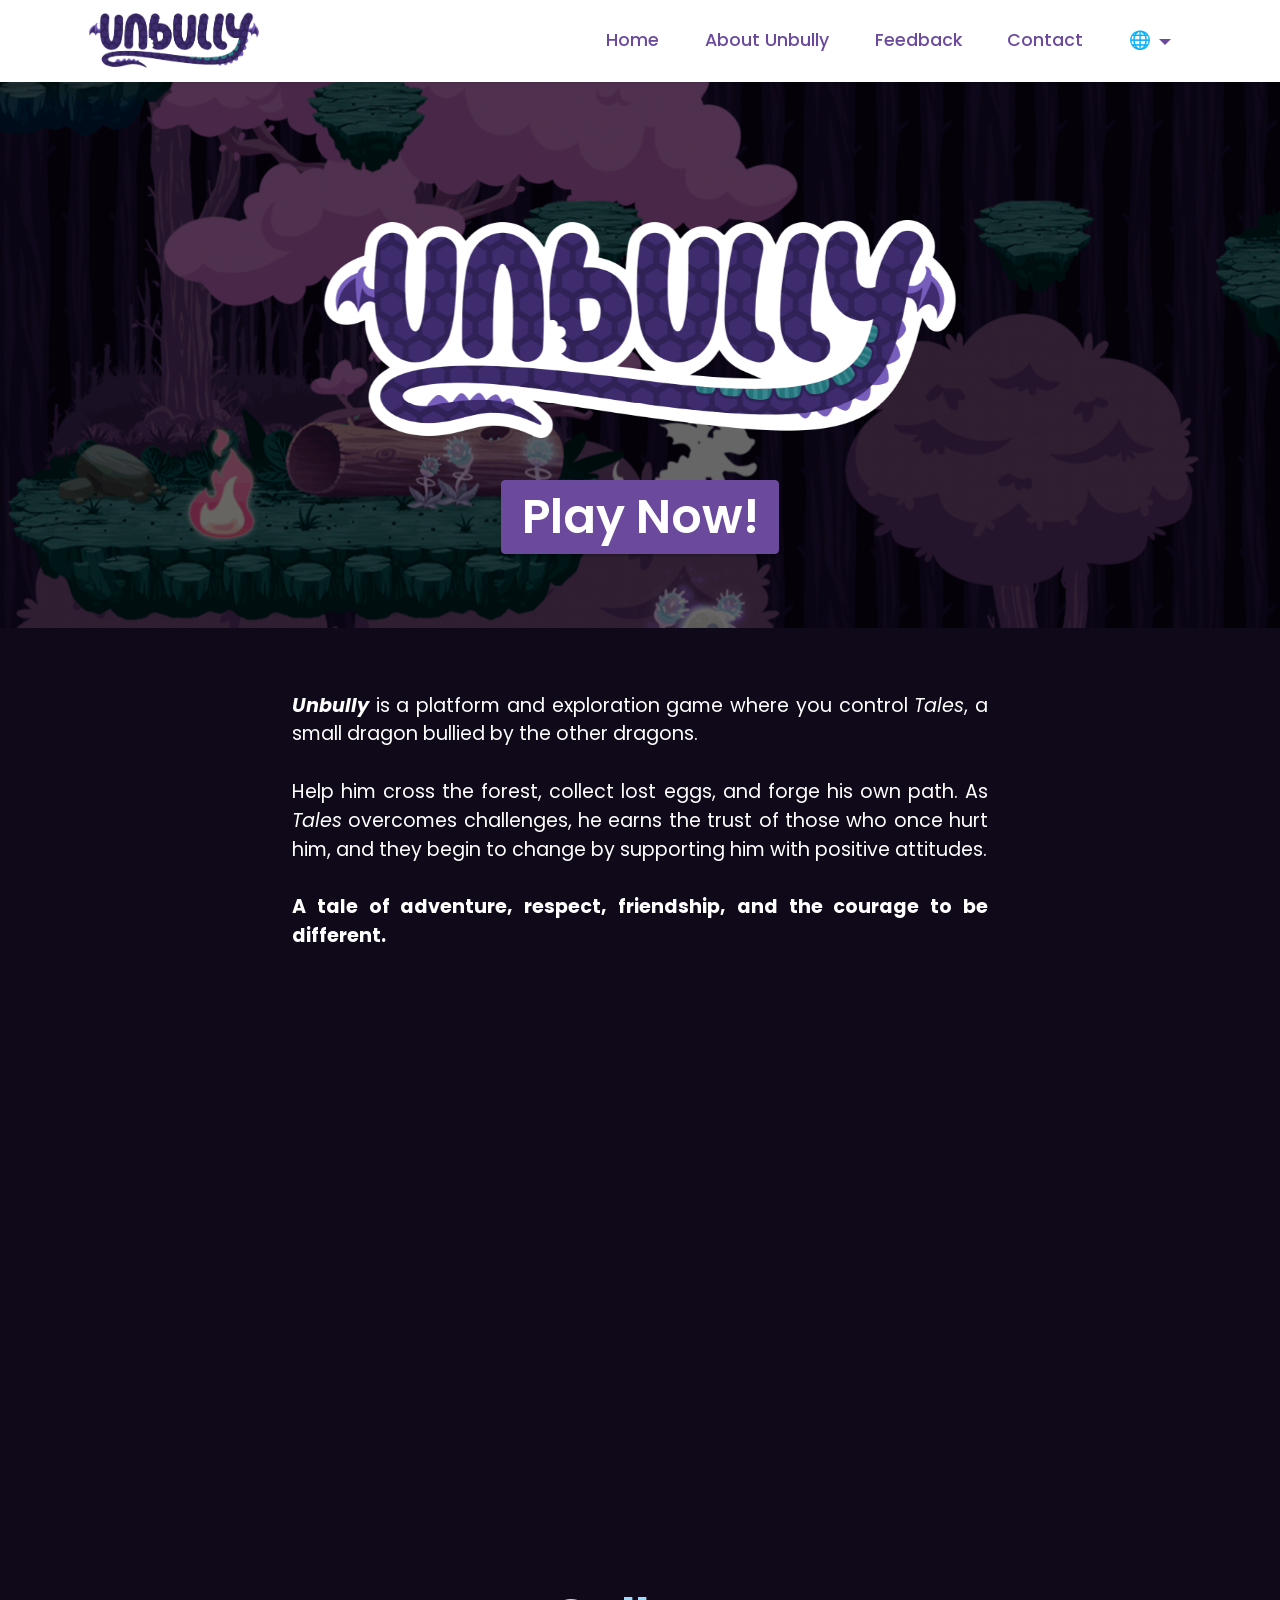
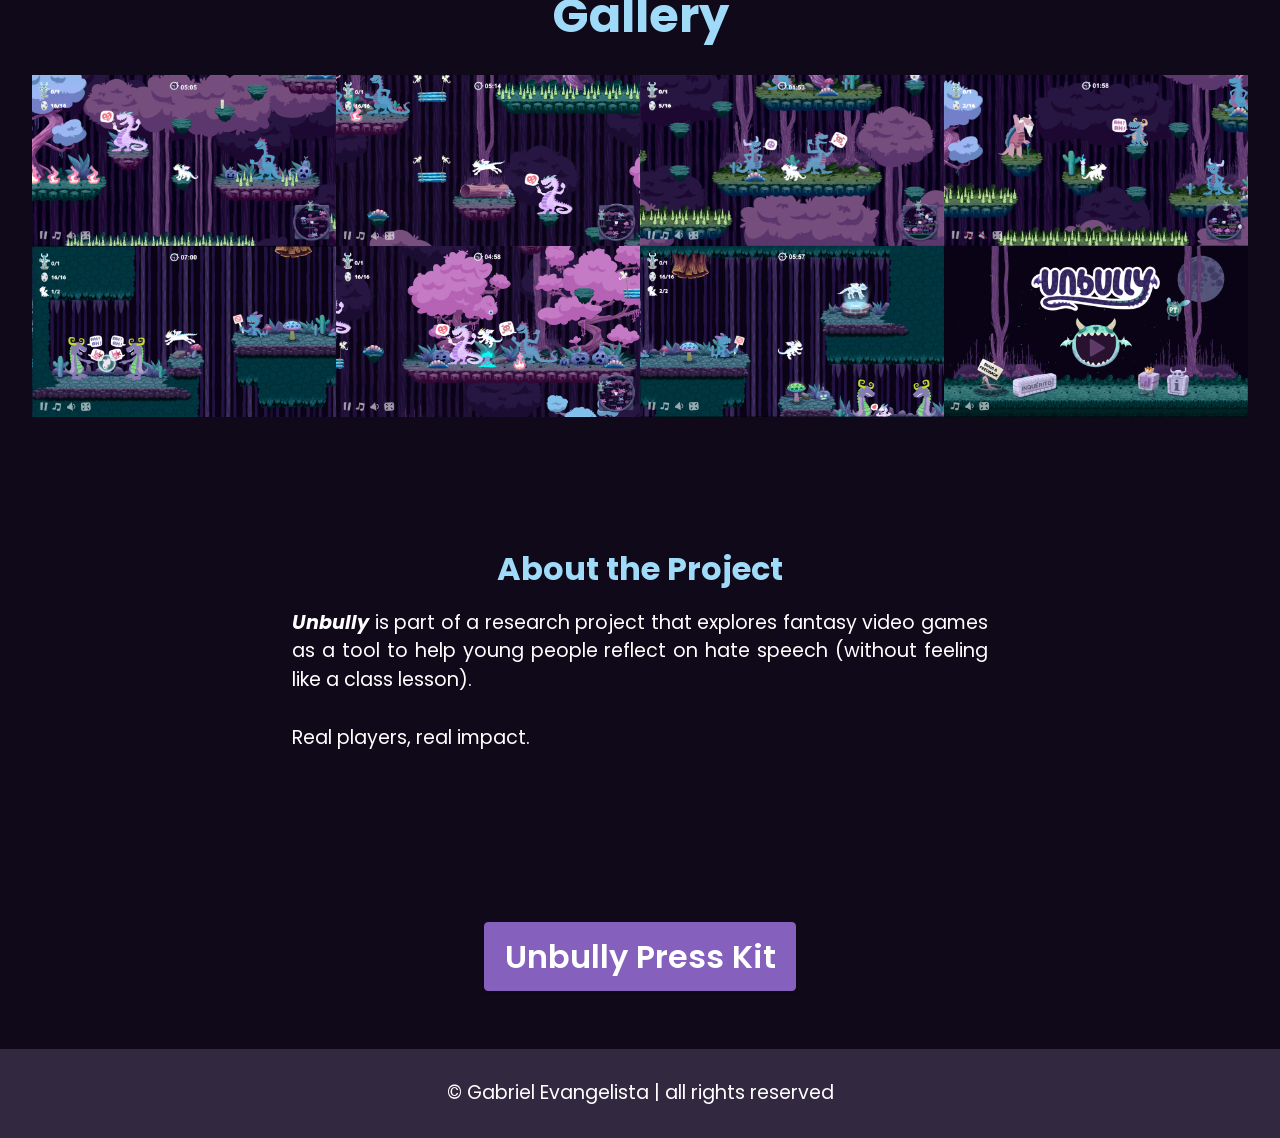
<file: EN/index.html>
<!DOCTYPE html>
<html  >
<head>
  <!-- Site made with Mobirise Website Builder v6.1.12, https://mobirise.com -->
  <meta charset="UTF-8">
  <meta http-equiv="X-UA-Compatible" content="IE=edge">
  <meta name="generator" content="Mobirise v6.1.12, mobirise.com">
  <meta name="viewport" content="width=device-width, initial-scale=1, minimum-scale=1">
  <link rel="shortcut icon" href="assets/images/favicon2-128x128.png" type="image/x-icon">
  <meta name="description" content="">
  
  
  <title>Home</title>
  <link rel="stylesheet" href="assets/web/assets/mobirise-icons2/mobirise2.css">
  <link rel="stylesheet" href="assets/bootstrap/css/bootstrap.min.css">
  <link rel="stylesheet" href="assets/parallax/jarallax.css">
  <link rel="stylesheet" href="assets/animatecss/animate.css">
  <link rel="stylesheet" href="assets/dropdown/css/style.css">
  <link rel="stylesheet" href="assets/socicon/css/styles.css">
  <link rel="stylesheet" href="assets/theme/css/style.css">
  <link rel="preload" href="https://fonts.googleapis.com/css?family=Poppins:100,100i,200,200i,300,300i,400,400i,500,500i,600,600i,700,700i,800,800i,900,900i&display=swap" as="style" onload="this.onload=null;this.rel='stylesheet'">
  <noscript><link rel="stylesheet" href="https://fonts.googleapis.com/css?family=Poppins:100,100i,200,200i,300,300i,400,400i,500,500i,600,600i,700,700i,800,800i,900,900i&display=swap"></noscript>
  <link rel="preload" as="style" href="assets/mobirise/css/mbr-additional.css?v=fexNpC"><link rel="stylesheet" href="assets/mobirise/css/mbr-additional.css?v=fexNpC" type="text/css">

  
  
  
</head>
<body>
  
  <section data-bs-version="5.1" class="menu menu1 cid-vgG5Vg7soO" once="menu" id="menu1-z">
    

    <nav class="navbar navbar-dropdown navbar-fixed-top navbar-expand-lg">
        <div class="container">
            <div class="navbar-brand">
                <span class="navbar-logo">
                    
                        <a href="index.html"><img src="assets/images/unbullylogo-1756x606.png" alt="" style="height: 3.8rem;"></a>
                    
                </span>
                
            </div>
            <button class="navbar-toggler" type="button" data-toggle="collapse" data-bs-toggle="collapse" data-target="#navbarSupportedContent" data-bs-target="#navbarSupportedContent" aria-controls="navbarNavAltMarkup" aria-expanded="false" aria-label="Toggle navigation">
                <div class="hamburger">
                    <span></span>
                    <span></span>
                    <span></span>
                    <span></span>
                </div>
            </button>
            <div class="collapse navbar-collapse" id="navbarSupportedContent">
                <ul class="navbar-nav nav-dropdown nav-right" data-app-modern-menu="true"><li class="nav-item"><a class="nav-link link text-primary show display-4" href="index.html" aria-expanded="true">Home</a></li><li class="nav-item"><a class="nav-link link text-primary display-4" href="page4.html">About Unbully</a></li><li class="nav-item"><a class="nav-link link text-primary display-4" href="page2.html">Feedback</a></li><li class="nav-item"><a class="nav-link link text-primary display-4" href="page5.html">Contact</a></li><li class="nav-item dropdown"><a class="nav-link link text-primary dropdown-toggle show display-4" href="page5.html" data-toggle="dropdown-submenu" data-bs-toggle="dropdown" data-bs-auto-close="outside" aria-expanded="false">🌐<br></a><div class="dropdown-menu show" aria-labelledby="dropdown-256" data-bs-popper="none"><a class="text-primary dropdown-item display-4" href="http://unbullygame.gevan.art/EN/index.html">EN</a><a class="text-primary show dropdown-item display-4" href="http://unbullygame.gevan.art/PT/index.html">PT</a></div></li></ul>
                
                
            </div>
        </div>
    </nav>
</section>

<section data-bs-version="5.1" class="header9 cid-vm3trypGJ2 mbr-parallax-background" id="header9-1f">

    

    
    <div class="mbr-overlay" style="opacity: 0.6; background-color: rgb(0, 0, 0);"></div>

    <div class="text-center container-fluid">
        <div class="row justify-content-center">
            <div class="col-md-12 col-lg-9">
                <div class="image-wrap mb-4">
                    <img src="assets/images/unbullylogo-1756x606.png" alt="Mobirise Website Builder">
                </div>
                
                
                <div class="mbr-section-btn mt-3"><a class="btn btn-primary display-2" href="https://unbully.gevan.art" target="_blank">Play Now!</a></div>
            </div>
        </div>
    </div>
</section>

<section data-bs-version="5.1" class="header13 cid-vcz3nymHnA" id="header13-j">

    

    
    

    <div class="align-center container-fluid">
        <div class="row justify-content-center">
            <div class="col-12 col-lg-7">
                
                
                <p class="mbr-text mbr-fonts-style mb-3 display-7"><strong><em>Unbully</em></strong> is a platform and exploration game where you control <em>Tales</em>, a small dragon bullied by the other dragons.<br><br>Help him cross the forest, collect lost eggs, and forge his own path. As <em>Tales</em> overcomes challenges, he earns the trust of those who once hurt him, and they begin to change by supporting him with positive attitudes.<br><strong><br>A tale of adventure, respect, friendship, and the courage to be different.</strong></p>
                
                
            </div>
        </div>
    </div>
</section>

<section data-bs-version="5.1" class="header16 cid-vm3KEUm9s2" id="header16-1h">

    

    
    

    <div class="container">
        <div class="row justify-content-center">
            <div class="col-12 col-lg-9">
                
                
                
                <div class="video-wrapper mt-4"><iframe class="mbr-embedded-video" src="https://www.youtube.com/embed/XfeAUYcSJuM?rel=0&amp;amp;mute=1&amp;showinfo=0&amp;autoplay=1&amp;loop=1&amp;playlist=XfeAUYcSJuM" width="1280" height="720" frameborder="0" allowfullscreen></iframe></div>
            </div>
        </div>
    </div>
</section>

<section data-bs-version="5.1" class="gallery6 mbr-gallery cid-vm3TkjTkmU" id="gallery6-1n">
    

    
    

    <div class="container-fluid">
        <div class="mbr-section-head">
            <h3 class="mbr-section-title mbr-fonts-style align-center m-0 display-2"><strong>Gallery</strong></h3>
            
        </div>
        <div class="row mbr-gallery mt-4">
            <div class="col-12 col-md-6 col-lg-3 item gallery-image active">
                <div class="item-wrapper" data-toggle="modal" data-bs-toggle="modal" data-target="#vmjI94xyPf-modal" data-bs-target="#vmjI94xyPf-modal">
                    <img class="w-100" src="assets/images/gameplay04-888x500.png" alt="Mobirise Website Builder" data-slide-to="0" data-bs-slide-to="0" data-target="#lb-vmjI94xyPf" data-bs-target="#lb-vmjI94xyPf">
                    <div class="icon-wrapper">
                        <span class="mobi-mbri mobi-mbri-search mbr-iconfont mbr-iconfont-btn"></span>
                    </div>
                </div>
                
            </div>
            <div class="col-12 col-md-6 col-lg-3 item gallery-image">
                <div class="item-wrapper" data-toggle="modal" data-bs-toggle="modal" data-target="#vmjI94xyPf-modal" data-bs-target="#vmjI94xyPf-modal">
                    <img class="w-100" src="assets/images/gameplay05-1920x1080.png" alt="Mobirise Website Builder" data-slide-to="1" data-bs-slide-to="1" data-target="#lb-vmjI94xyPf" data-bs-target="#lb-vmjI94xyPf">
                    <div class="icon-wrapper">
                        <span class="mobi-mbri mobi-mbri-search mbr-iconfont mbr-iconfont-btn"></span>
                    </div>
                </div>
                
            </div><div class="col-12 col-md-6 col-lg-3 item gallery-image">
                <div class="item-wrapper" data-toggle="modal" data-bs-toggle="modal" data-target="#vmjI94xyPf-modal" data-bs-target="#vmjI94xyPf-modal">
                    <img class="w-100" src="assets/images/gameplay02-888x500.png" alt="Mobirise Website Builder" data-slide-to="2" data-bs-slide-to="2" data-target="#lb-vmjI94xyPf" data-bs-target="#lb-vmjI94xyPf">
                    <div class="icon-wrapper">
                        <span class="mobi-mbri mobi-mbri-search mbr-iconfont mbr-iconfont-btn"></span>
                    </div>
                </div>
                
            </div>
            <div class="col-12 col-md-6 col-lg-3 item gallery-image">
                <div class="item-wrapper" data-toggle="modal" data-bs-toggle="modal" data-target="#vmjI94xyPf-modal" data-bs-target="#vmjI94xyPf-modal">
                    <img class="w-100" src="assets/images/gameplay01-888x500.png" alt="Mobirise Website Builder" data-slide-to="3" data-bs-slide-to="3" data-target="#lb-vmjI94xyPf" data-bs-target="#lb-vmjI94xyPf">
                    <div class="icon-wrapper">
                        <span class="mobi-mbri mobi-mbri-search mbr-iconfont mbr-iconfont-btn"></span>
                    </div>
                </div>
                
            </div>
            <div class="col-12 col-md-6 col-lg-3 item gallery-image">
                <div class="item-wrapper" data-toggle="modal" data-bs-toggle="modal" data-target="#vmjI94xyPf-modal" data-bs-target="#vmjI94xyPf-modal">
                    <img class="w-100" src="assets/images/gameplay08-1920x1080.png" alt="Mobirise Website Builder" data-slide-to="4" data-bs-slide-to="4" data-target="#lb-vmjI94xyPf" data-bs-target="#lb-vmjI94xyPf">
                    <div class="icon-wrapper">
                        <span class="mobi-mbri mobi-mbri-search mbr-iconfont mbr-iconfont-btn"></span>
                    </div>
                </div>
                
            </div><div class="col-12 col-md-6 col-lg-3 item gallery-image">
                <div class="item-wrapper" data-toggle="modal" data-bs-toggle="modal" data-target="#vmjI94xyPf-modal" data-bs-target="#vmjI94xyPf-modal">
                    <img class="w-100" src="assets/images/gameplay07-1920x1080.png" alt="Mobirise Website Builder" data-slide-to="5" data-bs-slide-to="5" data-target="#lb-vmjI94xyPf" data-bs-target="#lb-vmjI94xyPf">
                    <div class="icon-wrapper">
                        <span class="mobi-mbri mobi-mbri-search mbr-iconfont mbr-iconfont-btn"></span>
                    </div>
                </div>
                
            </div><div class="col-12 col-md-6 col-lg-3 item gallery-image">
                <div class="item-wrapper" data-toggle="modal" data-bs-toggle="modal" data-target="#vmjI94xyPf-modal" data-bs-target="#vmjI94xyPf-modal">
                    <img class="w-100" src="assets/images/gameplay09-1920x1080.png" alt="Mobirise Website Builder" data-slide-to="6" data-bs-slide-to="6" data-target="#lb-vmjI94xyPf" data-bs-target="#lb-vmjI94xyPf">
                    <div class="icon-wrapper">
                        <span class="mobi-mbri mobi-mbri-search mbr-iconfont mbr-iconfont-btn"></span>
                    </div>
                </div>
                
            </div><div class="col-12 col-md-6 col-lg-3 item gallery-image">
                <div class="item-wrapper" data-toggle="modal" data-bs-toggle="modal" data-target="#vmjI94xyPf-modal" data-bs-target="#vmjI94xyPf-modal">
                    <img class="w-100" src="assets/images/gameplay11-1920x1080.png" alt="Mobirise Website Builder" data-slide-to="7" data-bs-slide-to="7" data-target="#lb-vmjI94xyPf" data-bs-target="#lb-vmjI94xyPf">
                    <div class="icon-wrapper">
                        <span class="mobi-mbri mobi-mbri-search mbr-iconfont mbr-iconfont-btn"></span>
                    </div>
                </div>
                
            </div>
        </div>

        <div class="modal mbr-slider" tabindex="-1" role="dialog" aria-hidden="true" id="vmjI94xyPf-modal">
            <div class="modal-dialog" role="document">
                <div class="modal-content">
                    <div class="modal-body">
                        <div class="carousel slide carousel-fade" id="lb-vmjI94xyPf" data-interval="4000" data-bs-interval="4000">
                            <div class="carousel-inner">
                                <div class="carousel-item active">
                                    <img class="d-block w-100" src="assets/images/gameplay04-888x500.png" alt="Mobirise Website Builder">
                                </div>
                                <div class="carousel-item">
                                    <img class="d-block w-100" src="assets/images/gameplay05-1920x1080.png" alt="Mobirise Website Builder">
                                </div><div class="carousel-item">
                                    <img class="d-block w-100" src="assets/images/gameplay02-888x500.png" alt="Mobirise Website Builder">
                                </div>
                                <div class="carousel-item">
                                    <img class="d-block w-100" src="assets/images/gameplay01-888x500.png" alt="Mobirise Website Builder">
                                </div>
                                <div class="carousel-item">
                                    <img class="d-block w-100" src="assets/images/gameplay08-1920x1080.png" alt="Mobirise Website Builder">
                                </div><div class="carousel-item">
                                    <img class="d-block w-100" src="assets/images/gameplay07-1920x1080.png" alt="Mobirise Website Builder">
                                </div><div class="carousel-item">
                                    <img class="d-block w-100" src="assets/images/gameplay09-1920x1080.png" alt="Mobirise Website Builder">
                                </div><div class="carousel-item">
                                    <img class="d-block w-100" src="assets/images/gameplay11-1920x1080.png" alt="Mobirise Website Builder">
                                </div>
                            </div>
                            <ol class="carousel-indicators">
                                <li data-slide-to="0" data-bs-slide-to="0" class="active" data-target="#lb-vmjI94xyPf" data-bs-target="#lb-vmjI94xyPf"></li><li data-slide-to="1" data-bs-slide-to="1" class="" data-target="#lb-vmjI94xyPf" data-bs-target="#lb-vmjI94xyPf"></li>
                                <li data-slide-to="2" data-bs-slide-to="2" data-target="#lb-vmjI94xyPf" data-bs-target="#lb-vmjI94xyPf"></li>
                                <li data-slide-to="3" data-bs-slide-to="3" data-target="#lb-vmjI94xyPf" data-bs-target="#lb-vmjI94xyPf"></li>
                                <li data-slide-to="4" data-bs-slide-to="4" data-target="#lb-vmjI94xyPf" data-bs-target="#lb-vmjI94xyPf"></li><li data-slide-to="5" data-bs-slide-to="5" data-target="#lb-vmjI94xyPf" data-bs-target="#lb-vmjI94xyPf"></li><li data-slide-to="6" data-bs-slide-to="6" data-target="#lb-vmjI94xyPf" data-bs-target="#lb-vmjI94xyPf"></li><li data-slide-to="7" data-bs-slide-to="7" data-target="#lb-vmjI94xyPf" data-bs-target="#lb-vmjI94xyPf"></li>
                            </ol>
                            <a role="button" href="" class="close" data-dismiss="modal" data-bs-dismiss="modal" aria-label="Close">
                            </a>
                            <a class="carousel-control-prev carousel-control" role="button" data-slide="prev" data-bs-slide="prev" href="#lb-vmjI94xyPf">
                                <span class="mobi-mbri mobi-mbri-arrow-prev" aria-hidden="true"></span>
                                <span class="sr-only visually-hidden">Previous</span>
                            </a>
                            <a class="carousel-control-next carousel-control" role="button" data-slide="next" data-bs-slide="next" href="#lb-vmjI94xyPf">
                                <span class="mobi-mbri mobi-mbri-arrow-next" aria-hidden="true"></span>
                                <span class="sr-only visually-hidden">Next</span>
                            </a>
                        </div>
                    </div>
                </div>
            </div>
        </div>
    </div>
</section>

<section data-bs-version="5.1" class="header13 cid-vm3LgJowr5" id="header13-1j">

    

    
    

    <div class="align-center container-fluid">
        <div class="row justify-content-center">
            <div class="col-12 col-lg-7">
                <h1 class="mbr-section-title mbr-fonts-style mb-3 display-5"><strong>About the Project</strong></h1>
                
                <p class="mbr-text mbr-fonts-style mb-3 display-7"><strong><em>Unbully</em></strong> is part of a research project that explores fantasy video games as a tool to help young people reflect on hate speech (without feeling like a class lesson).<br><br>Real players, real impact.<br></p>
                
                
            </div>
        </div>
    </div>
</section>

<section data-bs-version="5.1" class="header18 cid-vmfPK2at7z" id="header18-29">

    

    
    

    <div class="align-center container">
        <div class="row justify-content-center">
            <div class="col-12 col-lg-7">
                
                
                
                <div class="mbr-section-btn mt-3"><a class="btn btn-info display-5" href="https://unbullygame.gevan.art/downloads/UnbullyPressKit.zip">Unbully Press Kit</a></div>
            </div>
        </div>
    </div>
</section>

<section data-bs-version="5.1" class="footer7 cid-vm4bT0W5iz" once="footers" id="footer7-26">

    

    

    <div class="container">
        <div class="media-container-row align-center mbr-white">
            <div class="col-12">
                <p class="mbr-text mb-0 mbr-fonts-style display-7">
                    ​© Gabriel Evangelista | all rights reserved
                </p>
            </div>
        </div>
    </div>
</section><script src="assets/bootstrap/js/bootstrap.bundle.min.js"></script>  <script src="assets/parallax/jarallax.js"></script>  <script src="assets/smoothscroll/smooth-scroll.js"></script>  <script src="assets/ytplayer/index.js"></script>  <script src="assets/dropdown/js/navbar-dropdown.js"></script>  <script src="assets/playervimeo/vimeo_player.js"></script>  <script src="assets/theme/js/script.js"></script>  
  
  
 <div id="scrollToTop" class="scrollToTop mbr-arrow-up"><a style="text-align: center;"><i class="mbr-arrow-up-icon mbr-arrow-up-icon-cm cm-icon cm-icon-smallarrow-up"></i></a></div>
    <input name="animation" type="hidden">
  </body>
</html>
</file>
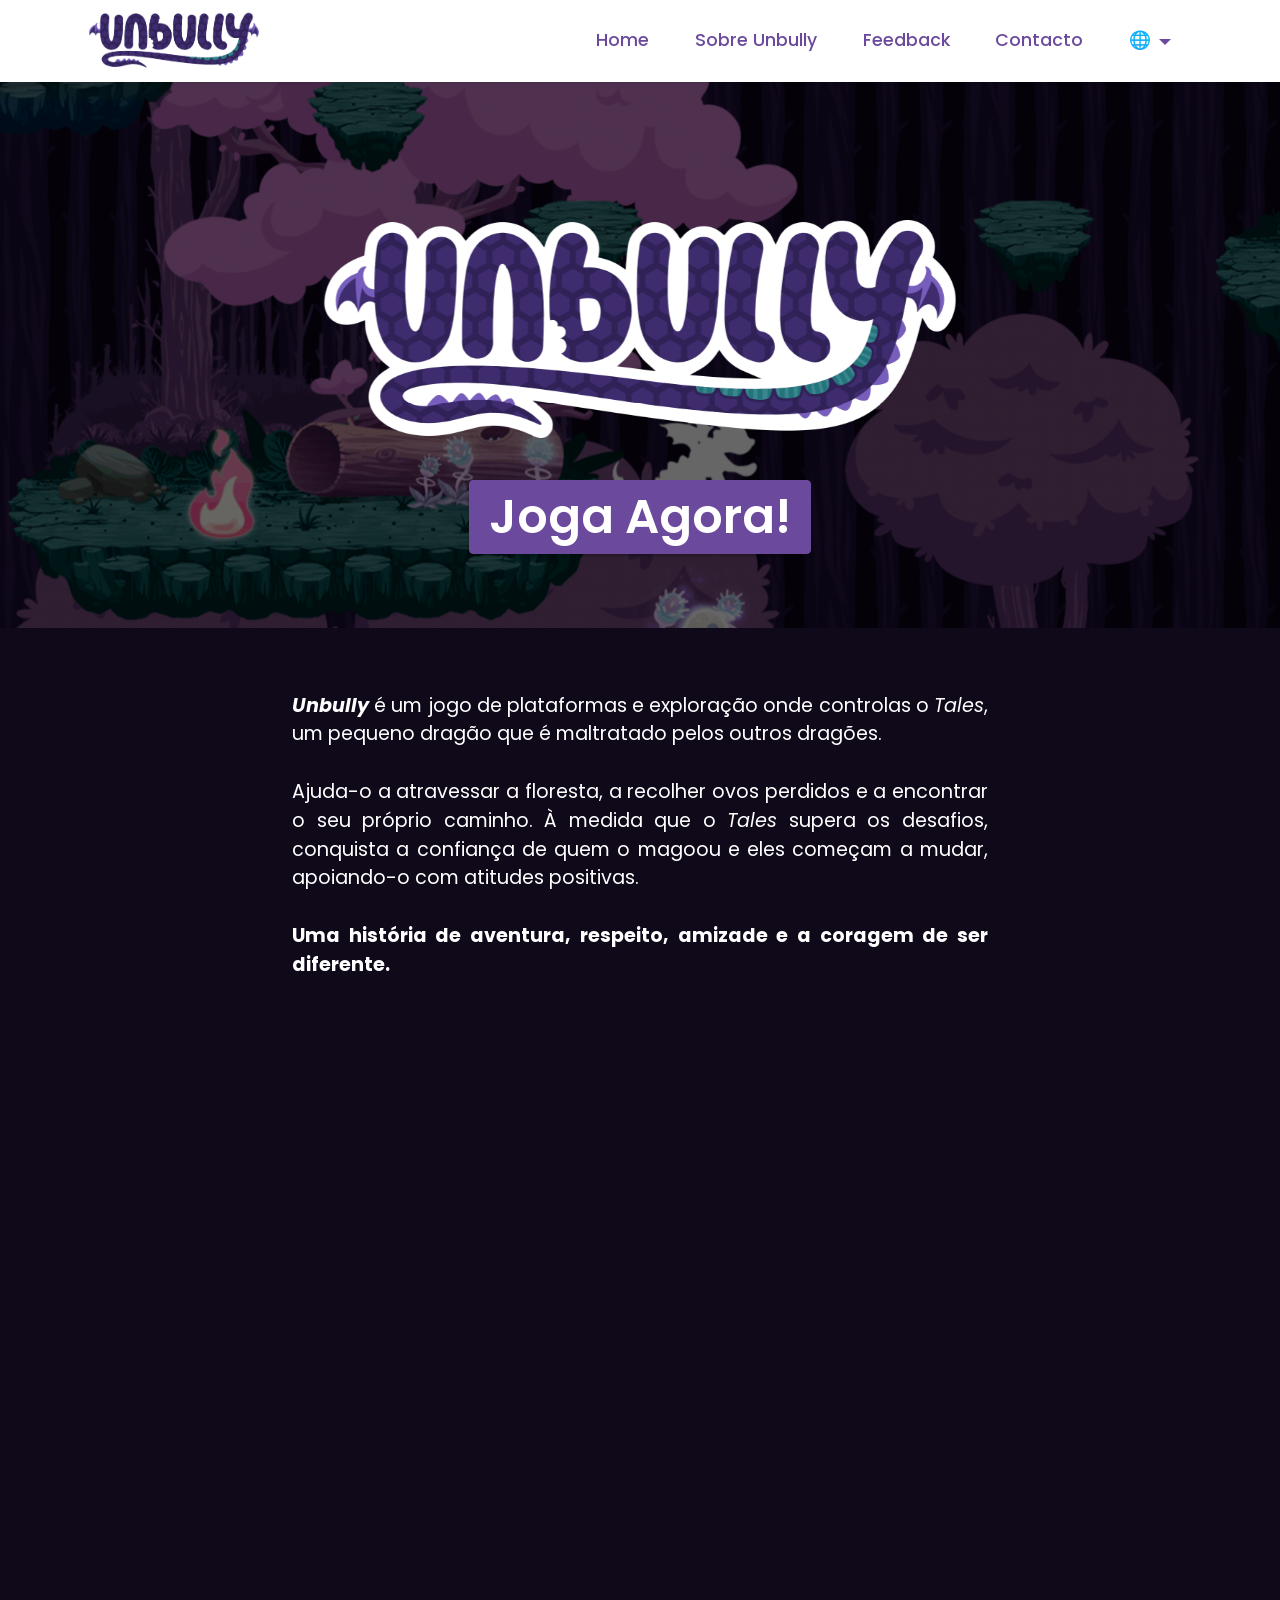
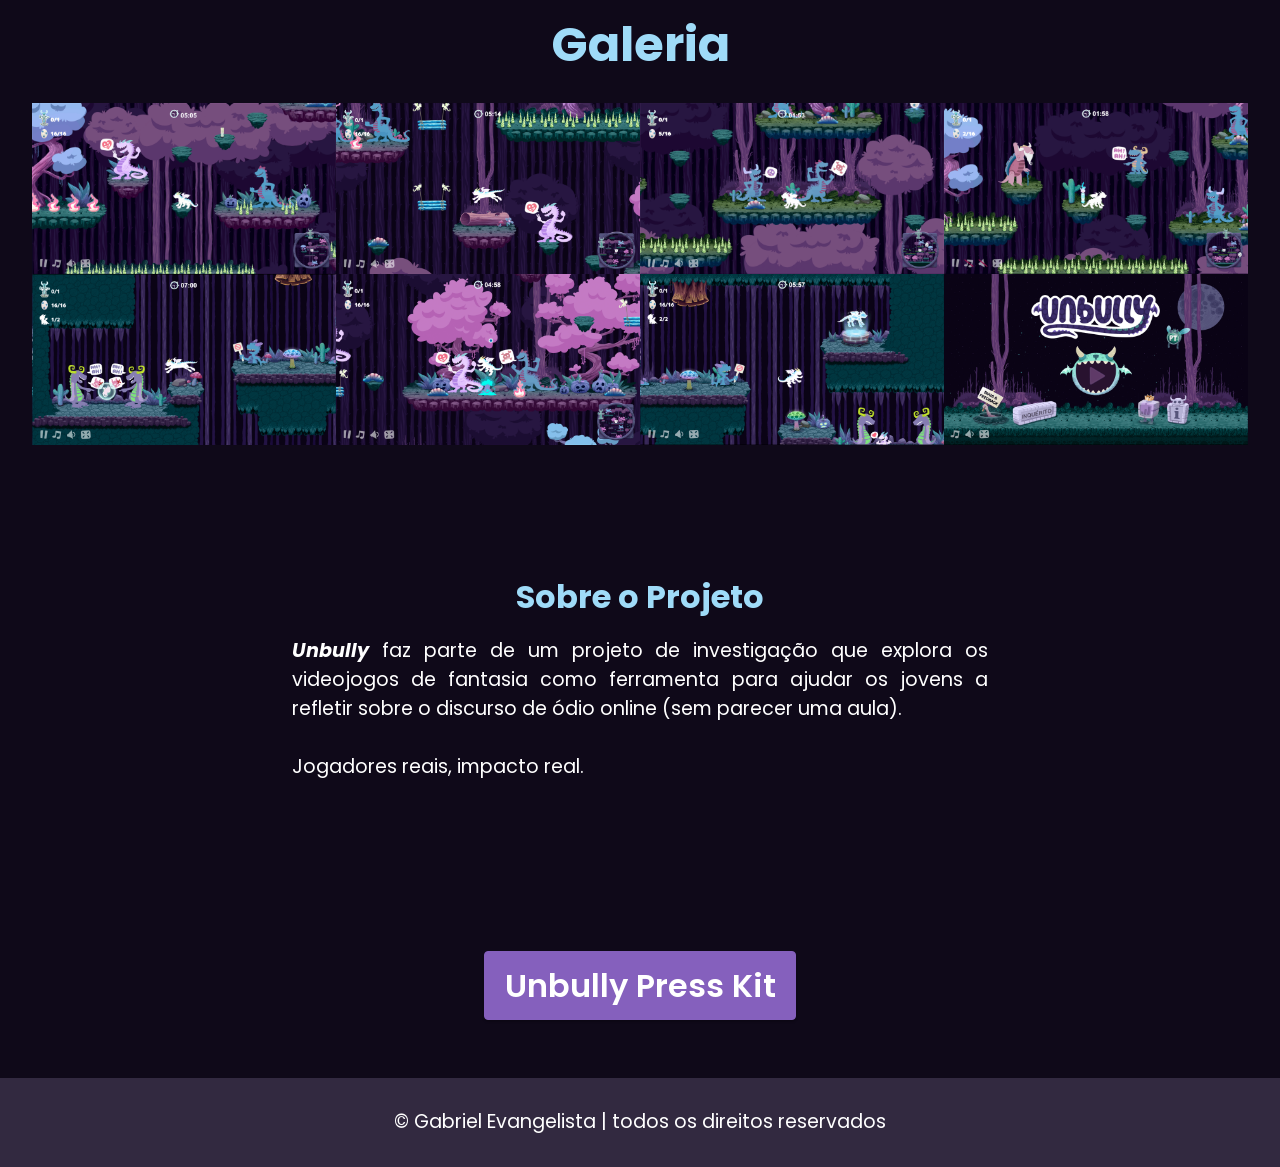
<file: PT/index.html>
<!DOCTYPE html>
<html  >
<head>
  <!-- Site made with Mobirise Website Builder v6.1.12, https://mobirise.com -->
  <meta charset="UTF-8">
  <meta http-equiv="X-UA-Compatible" content="IE=edge">
  <meta name="generator" content="Mobirise v6.1.12, mobirise.com">
  <meta name="viewport" content="width=device-width, initial-scale=1, minimum-scale=1">
  <link rel="shortcut icon" href="assets/images/favicon2-128x128.png" type="image/x-icon">
  <meta name="description" content="">
  
  
  <title>Home</title>
  <link rel="stylesheet" href="assets/web/assets/mobirise-icons2/mobirise2.css">
  <link rel="stylesheet" href="assets/bootstrap/css/bootstrap.min.css">
  <link rel="stylesheet" href="assets/parallax/jarallax.css">
  <link rel="stylesheet" href="assets/animatecss/animate.css">
  <link rel="stylesheet" href="assets/dropdown/css/style.css">
  <link rel="stylesheet" href="assets/socicon/css/styles.css">
  <link rel="stylesheet" href="assets/theme/css/style.css">
  <link rel="preload" href="https://fonts.googleapis.com/css?family=Poppins:100,100i,200,200i,300,300i,400,400i,500,500i,600,600i,700,700i,800,800i,900,900i&display=swap" as="style" onload="this.onload=null;this.rel='stylesheet'">
  <noscript><link rel="stylesheet" href="https://fonts.googleapis.com/css?family=Poppins:100,100i,200,200i,300,300i,400,400i,500,500i,600,600i,700,700i,800,800i,900,900i&display=swap"></noscript>
  <link rel="preload" as="style" href="assets/mobirise/css/mbr-additional.css?v=MaHFC6"><link rel="stylesheet" href="assets/mobirise/css/mbr-additional.css?v=MaHFC6" type="text/css">

  
  
  
</head>
<body>
  
  <section data-bs-version="5.1" class="menu menu1 cid-vmefw6fg0y" once="menu" id="menu1-2g">
    

    <nav class="navbar navbar-dropdown navbar-fixed-top navbar-expand-lg">
        <div class="container">
            <div class="navbar-brand">
                <span class="navbar-logo">
                    
                        <a href="index.html"><img src="assets/images/unbullylogo-1756x606.png" alt="" style="height: 3.8rem;"></a>
                    
                </span>
                
            </div>
            <button class="navbar-toggler" type="button" data-toggle="collapse" data-bs-toggle="collapse" data-target="#navbarSupportedContent" data-bs-target="#navbarSupportedContent" aria-controls="navbarNavAltMarkup" aria-expanded="false" aria-label="Toggle navigation">
                <div class="hamburger">
                    <span></span>
                    <span></span>
                    <span></span>
                    <span></span>
                </div>
            </button>
            <div class="collapse navbar-collapse" id="navbarSupportedContent">
                <ul class="navbar-nav nav-dropdown nav-right" data-app-modern-menu="true"><li class="nav-item"><a class="nav-link link text-primary display-4" href="index.html">Home</a></li><li class="nav-item"><a class="nav-link link text-primary display-4" href="page4.html">Sobre Unbully</a></li><li class="nav-item"><a class="nav-link link text-primary display-4" href="page3.html">Feedback</a></li><li class="nav-item"><a class="nav-link link text-primary display-4" href="page5.html">Contacto</a></li><li class="nav-item dropdown"><a class="nav-link link text-primary dropdown-toggle display-4" href="page5.html" data-toggle="dropdown-submenu" data-bs-toggle="dropdown" data-bs-auto-close="outside" aria-expanded="false">🌐</a><div class="dropdown-menu" aria-labelledby="dropdown-733"><a class="text-primary dropdown-item display-4" href="http://unbullygame.gevan.art/EN/index.html">EN</a><a class="text-primary show dropdown-item display-4" href="http://unbullygame.gevan.art/PT/index.html">PT</a></div></li></ul>
                
                
            </div>
        </div>
    </nav>
</section>

<section data-bs-version="5.1" class="header9 cid-vm3trypGJ2 mbr-parallax-background" id="header9-1f">

    

    
    <div class="mbr-overlay" style="opacity: 0.6; background-color: rgb(0, 0, 0);"></div>

    <div class="text-center container-fluid">
        <div class="row justify-content-center">
            <div class="col-md-12 col-lg-9">
                <div class="image-wrap mb-4">
                    <img src="assets/images/unbullylogo-1756x606.png" alt="Mobirise Website Builder">
                </div>
                
                
                <div class="mbr-section-btn mt-3"><a class="btn btn-primary display-2" href="https://unbully.gevan.art" target="_blank">Joga Agora!</a></div>
            </div>
        </div>
    </div>
</section>

<section data-bs-version="5.1" class="header13 cid-vcz3nymHnA" id="header13-j">

    

    
    

    <div class="align-center container-fluid">
        <div class="row justify-content-center">
            <div class="col-12 col-lg-7">
                
                
                <p class="mbr-text mbr-fonts-style mb-3 display-7"><strong><em>Unbully</em></strong>&nbsp;é um jogo de plataformas e exploração onde controlas o <em>Tales</em>, um pequeno dragão que é maltratado pelos outros dragões.<br><br>Ajuda-o a atravessar a floresta, a recolher ovos perdidos e a encontrar o seu próprio caminho. À medida que o <em>Tales</em> supera os desafios, conquista a confiança de quem o magoou e eles começam a mudar, apoiando-o com atitudes positivas.<br><strong><br>Uma história de aventura, respeito, amizade e a coragem de ser diferente.<br></strong></p>
                
                
            </div>
        </div>
    </div>
</section>

<section data-bs-version="5.1" class="header16 cid-vm3KEUm9s2" id="header16-1h">

    

    
    

    <div class="container">
        <div class="row justify-content-center">
            <div class="col-12 col-lg-9">
                
                
                
                <div class="video-wrapper mt-4"><iframe class="mbr-embedded-video" src="https://www.youtube.com/embed/WpFjXKzTpgM?rel=0&amp;amp;mute=1&amp;showinfo=0&amp;autoplay=1&amp;loop=1&amp;playlist=WpFjXKzTpgM" width="1280" height="720" frameborder="0" allowfullscreen></iframe></div>
            </div>
        </div>
    </div>
</section>

<section data-bs-version="5.1" class="gallery6 mbr-gallery cid-vm3TkjTkmU" id="gallery6-1n">
    

    
    

    <div class="container-fluid">
        <div class="mbr-section-head">
            <h3 class="mbr-section-title mbr-fonts-style align-center m-0 display-2"><strong>Galeria</strong></h3>
            
        </div>
        <div class="row mbr-gallery mt-4">
            <div class="col-12 col-md-6 col-lg-3 item gallery-image active">
                <div class="item-wrapper" data-toggle="modal" data-bs-toggle="modal" data-target="#vmjIeRJ4vG-modal" data-bs-target="#vmjIeRJ4vG-modal">
                    <img class="w-100" src="assets/images/gameplay04-888x500.png" alt="Mobirise Website Builder" data-slide-to="0" data-bs-slide-to="0" data-target="#lb-vmjIeRJ4vG" data-bs-target="#lb-vmjIeRJ4vG">
                    <div class="icon-wrapper">
                        <span class="mobi-mbri mobi-mbri-search mbr-iconfont mbr-iconfont-btn"></span>
                    </div>
                </div>
                
            </div>
            <div class="col-12 col-md-6 col-lg-3 item gallery-image">
                <div class="item-wrapper" data-toggle="modal" data-bs-toggle="modal" data-target="#vmjIeRJ4vG-modal" data-bs-target="#vmjIeRJ4vG-modal">
                    <img class="w-100" src="assets/images/gameplay05-1920x1080.png" alt="Mobirise Website Builder" data-slide-to="1" data-bs-slide-to="1" data-target="#lb-vmjIeRJ4vG" data-bs-target="#lb-vmjIeRJ4vG">
                    <div class="icon-wrapper">
                        <span class="mobi-mbri mobi-mbri-search mbr-iconfont mbr-iconfont-btn"></span>
                    </div>
                </div>
                
            </div><div class="col-12 col-md-6 col-lg-3 item gallery-image">
                <div class="item-wrapper" data-toggle="modal" data-bs-toggle="modal" data-target="#vmjIeRJ4vG-modal" data-bs-target="#vmjIeRJ4vG-modal">
                    <img class="w-100" src="assets/images/gameplay02-888x500.png" alt="Mobirise Website Builder" data-slide-to="2" data-bs-slide-to="2" data-target="#lb-vmjIeRJ4vG" data-bs-target="#lb-vmjIeRJ4vG">
                    <div class="icon-wrapper">
                        <span class="mobi-mbri mobi-mbri-search mbr-iconfont mbr-iconfont-btn"></span>
                    </div>
                </div>
                
            </div>
            <div class="col-12 col-md-6 col-lg-3 item gallery-image">
                <div class="item-wrapper" data-toggle="modal" data-bs-toggle="modal" data-target="#vmjIeRJ4vG-modal" data-bs-target="#vmjIeRJ4vG-modal">
                    <img class="w-100" src="assets/images/gameplay01-888x500.png" alt="Mobirise Website Builder" data-slide-to="3" data-bs-slide-to="3" data-target="#lb-vmjIeRJ4vG" data-bs-target="#lb-vmjIeRJ4vG">
                    <div class="icon-wrapper">
                        <span class="mobi-mbri mobi-mbri-search mbr-iconfont mbr-iconfont-btn"></span>
                    </div>
                </div>
                
            </div>
            <div class="col-12 col-md-6 col-lg-3 item gallery-image">
                <div class="item-wrapper" data-toggle="modal" data-bs-toggle="modal" data-target="#vmjIeRJ4vG-modal" data-bs-target="#vmjIeRJ4vG-modal">
                    <img class="w-100" src="assets/images/gameplay08-1920x1080.png" alt="Mobirise Website Builder" data-slide-to="4" data-bs-slide-to="4" data-target="#lb-vmjIeRJ4vG" data-bs-target="#lb-vmjIeRJ4vG">
                    <div class="icon-wrapper">
                        <span class="mobi-mbri mobi-mbri-search mbr-iconfont mbr-iconfont-btn"></span>
                    </div>
                </div>
                
            </div><div class="col-12 col-md-6 col-lg-3 item gallery-image">
                <div class="item-wrapper" data-toggle="modal" data-bs-toggle="modal" data-target="#vmjIeRJ4vG-modal" data-bs-target="#vmjIeRJ4vG-modal">
                    <img class="w-100" src="assets/images/gameplay07-1920x1080.png" alt="Mobirise Website Builder" data-slide-to="5" data-bs-slide-to="5" data-target="#lb-vmjIeRJ4vG" data-bs-target="#lb-vmjIeRJ4vG">
                    <div class="icon-wrapper">
                        <span class="mobi-mbri mobi-mbri-search mbr-iconfont mbr-iconfont-btn"></span>
                    </div>
                </div>
                
            </div><div class="col-12 col-md-6 col-lg-3 item gallery-image">
                <div class="item-wrapper" data-toggle="modal" data-bs-toggle="modal" data-target="#vmjIeRJ4vG-modal" data-bs-target="#vmjIeRJ4vG-modal">
                    <img class="w-100" src="assets/images/gameplay09-1920x1080.png" alt="Mobirise Website Builder" data-slide-to="6" data-bs-slide-to="6" data-target="#lb-vmjIeRJ4vG" data-bs-target="#lb-vmjIeRJ4vG">
                    <div class="icon-wrapper">
                        <span class="mobi-mbri mobi-mbri-search mbr-iconfont mbr-iconfont-btn"></span>
                    </div>
                </div>
                
            </div><div class="col-12 col-md-6 col-lg-3 item gallery-image">
                <div class="item-wrapper" data-toggle="modal" data-bs-toggle="modal" data-target="#vmjIeRJ4vG-modal" data-bs-target="#vmjIeRJ4vG-modal">
                    <img class="w-100" src="assets/images/gameplay11-1920x1080.png" alt="Mobirise Website Builder" data-slide-to="7" data-bs-slide-to="7" data-target="#lb-vmjIeRJ4vG" data-bs-target="#lb-vmjIeRJ4vG">
                    <div class="icon-wrapper">
                        <span class="mobi-mbri mobi-mbri-search mbr-iconfont mbr-iconfont-btn"></span>
                    </div>
                </div>
                
            </div>
        </div>

        <div class="modal mbr-slider" tabindex="-1" role="dialog" aria-hidden="true" id="vmjIeRJ4vG-modal">
            <div class="modal-dialog" role="document">
                <div class="modal-content">
                    <div class="modal-body">
                        <div class="carousel slide carousel-fade" id="lb-vmjIeRJ4vG" data-interval="4000" data-bs-interval="4000">
                            <div class="carousel-inner">
                                <div class="carousel-item active">
                                    <img class="d-block w-100" src="assets/images/gameplay04-888x500.png" alt="Mobirise Website Builder">
                                </div>
                                <div class="carousel-item">
                                    <img class="d-block w-100" src="assets/images/gameplay05-1920x1080.png" alt="Mobirise Website Builder">
                                </div><div class="carousel-item">
                                    <img class="d-block w-100" src="assets/images/gameplay02-888x500.png" alt="Mobirise Website Builder">
                                </div>
                                <div class="carousel-item">
                                    <img class="d-block w-100" src="assets/images/gameplay01-888x500.png" alt="Mobirise Website Builder">
                                </div>
                                <div class="carousel-item">
                                    <img class="d-block w-100" src="assets/images/gameplay08-1920x1080.png" alt="Mobirise Website Builder">
                                </div><div class="carousel-item">
                                    <img class="d-block w-100" src="assets/images/gameplay07-1920x1080.png" alt="Mobirise Website Builder">
                                </div><div class="carousel-item">
                                    <img class="d-block w-100" src="assets/images/gameplay09-1920x1080.png" alt="Mobirise Website Builder">
                                </div><div class="carousel-item">
                                    <img class="d-block w-100" src="assets/images/gameplay11-1920x1080.png" alt="Mobirise Website Builder">
                                </div>
                            </div>
                            <ol class="carousel-indicators">
                                <li data-slide-to="0" data-bs-slide-to="0" class="active" data-target="#lb-vmjIeRJ4vG" data-bs-target="#lb-vmjIeRJ4vG"></li><li data-slide-to="1" data-bs-slide-to="1" class="" data-target="#lb-vmjIeRJ4vG" data-bs-target="#lb-vmjIeRJ4vG"></li>
                                <li data-slide-to="2" data-bs-slide-to="2" data-target="#lb-vmjIeRJ4vG" data-bs-target="#lb-vmjIeRJ4vG"></li>
                                <li data-slide-to="3" data-bs-slide-to="3" data-target="#lb-vmjIeRJ4vG" data-bs-target="#lb-vmjIeRJ4vG"></li>
                                <li data-slide-to="4" data-bs-slide-to="4" data-target="#lb-vmjIeRJ4vG" data-bs-target="#lb-vmjIeRJ4vG"></li><li data-slide-to="5" data-bs-slide-to="5" data-target="#lb-vmjIeRJ4vG" data-bs-target="#lb-vmjIeRJ4vG"></li><li data-slide-to="6" data-bs-slide-to="6" data-target="#lb-vmjIeRJ4vG" data-bs-target="#lb-vmjIeRJ4vG"></li><li data-slide-to="7" data-bs-slide-to="7" data-target="#lb-vmjIeRJ4vG" data-bs-target="#lb-vmjIeRJ4vG"></li>
                            </ol>
                            <a role="button" href="" class="close" data-dismiss="modal" data-bs-dismiss="modal" aria-label="Close">
                            </a>
                            <a class="carousel-control-prev carousel-control" role="button" data-slide="prev" data-bs-slide="prev" href="#lb-vmjIeRJ4vG">
                                <span class="mobi-mbri mobi-mbri-arrow-prev" aria-hidden="true"></span>
                                <span class="sr-only visually-hidden">Previous</span>
                            </a>
                            <a class="carousel-control-next carousel-control" role="button" data-slide="next" data-bs-slide="next" href="#lb-vmjIeRJ4vG">
                                <span class="mobi-mbri mobi-mbri-arrow-next" aria-hidden="true"></span>
                                <span class="sr-only visually-hidden">Next</span>
                            </a>
                        </div>
                    </div>
                </div>
            </div>
        </div>
    </div>
</section>

<section data-bs-version="5.1" class="header13 cid-vm3LgJowr5" id="header13-1j">

    

    
    

    <div class="align-center container-fluid">
        <div class="row justify-content-center">
            <div class="col-12 col-lg-7">
                <h1 class="mbr-section-title mbr-fonts-style mb-3 display-5"><strong>Sobre o Projeto</strong></h1>
                
                <p class="mbr-text mbr-fonts-style mb-3 display-7"><strong><em>Unbully</em></strong> faz parte de um projeto de investigação que explora os videojogos de fantasia como ferramenta para ajudar os jovens a refletir sobre o discurso de ódio online (sem parecer uma aula).<br><br>Jogadores reais, impacto real.<br></p>
                
                
            </div>
        </div>
    </div>
</section>

<section data-bs-version="5.1" class="header18 cid-vmfTJFTya2" id="header18-2i">

    

    
    

    <div class="align-center container">
        <div class="row justify-content-center">
            <div class="col-12 col-lg-7">
                
                
                
                <div class="mbr-section-btn mt-3"><a class="btn btn-info display-5" href="https://unbullygame.gevan.art/downloads/UnbullyPressKit.zip">Unbully Press Kit</a></div>
            </div>
        </div>
    </div>
</section>

<section data-bs-version="5.1" class="footer7 cid-vm4bT0W5iz" once="footers" id="footer7-26">

    

    

    <div class="container">
        <div class="media-container-row align-center mbr-white">
            <div class="col-12">
                <p class="mbr-text mb-0 mbr-fonts-style display-7">
                    ​© Gabriel Evangelista | todos os direitos reservados</p>
            </div>
        </div>
    </div>
</section><script src="assets/bootstrap/js/bootstrap.bundle.min.js"></script>  <script src="assets/parallax/jarallax.js"></script>  <script src="assets/smoothscroll/smooth-scroll.js"></script>  <script src="assets/ytplayer/index.js"></script>  <script src="assets/dropdown/js/navbar-dropdown.js"></script>  <script src="assets/playervimeo/vimeo_player.js"></script>  <script src="assets/theme/js/script.js"></script>  
  
  
 <div id="scrollToTop" class="scrollToTop mbr-arrow-up"><a style="text-align: center;"><i class="mbr-arrow-up-icon mbr-arrow-up-icon-cm cm-icon cm-icon-smallarrow-up"></i></a></div>
    <input name="animation" type="hidden">
  </body>
</html>
</file>
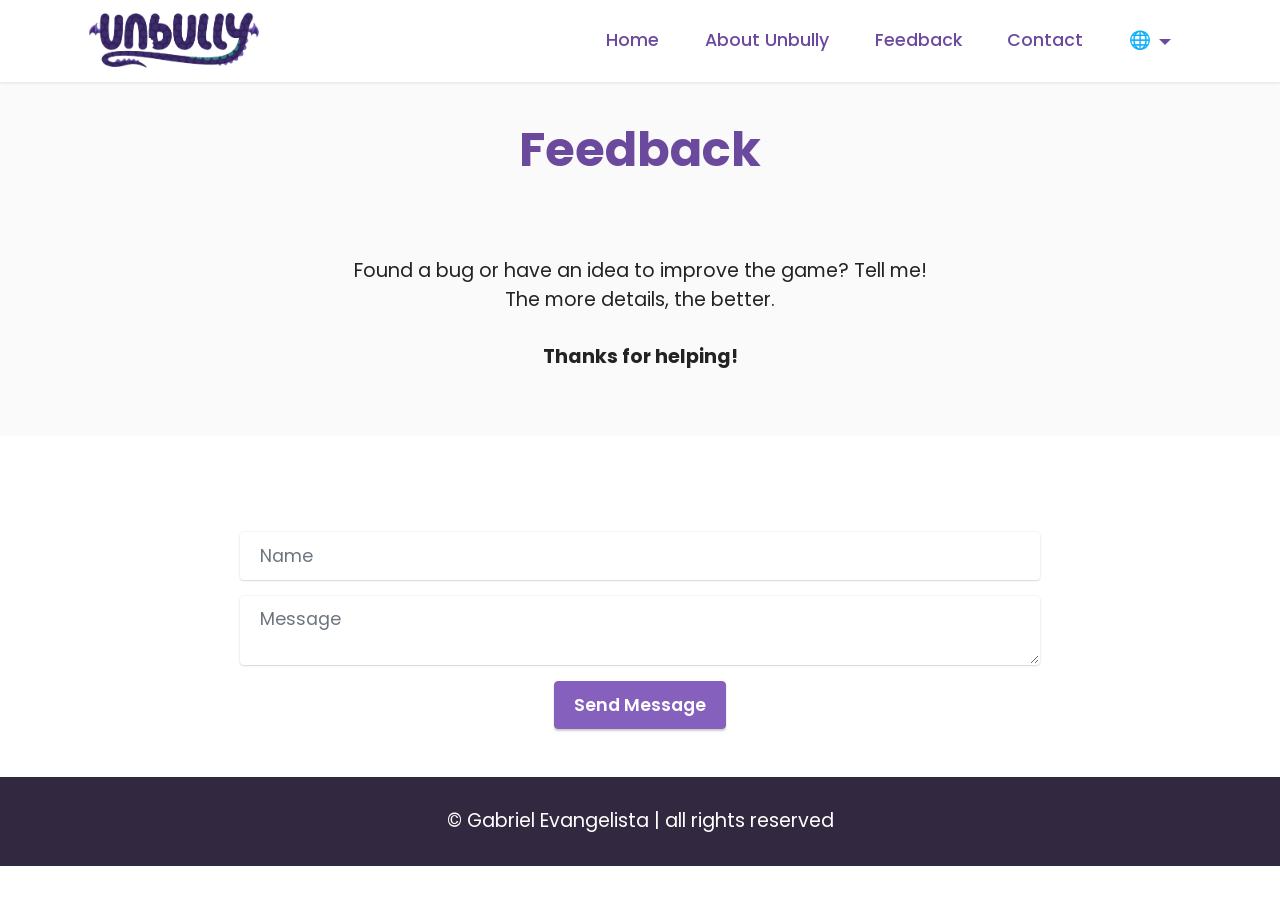
<file: EN/page2.html>
<!DOCTYPE html>
<html  >
<head>
  <!-- Site made with Mobirise Website Builder v6.1.12, https://mobirise.com -->
  <meta charset="UTF-8">
  <meta http-equiv="X-UA-Compatible" content="IE=edge">
  <meta name="generator" content="Mobirise v6.1.12, mobirise.com">
  <meta name="viewport" content="width=device-width, initial-scale=1, minimum-scale=1">
  <link rel="shortcut icon" href="assets/images/favicon2-128x128.png" type="image/x-icon">
  <meta name="description" content="">
  
  
  <title>UnbullyFeedback</title>
  <link rel="stylesheet" href="assets/bootstrap/css/bootstrap.min.css">
  <link rel="stylesheet" href="assets/animatecss/animate.css">
  <link rel="stylesheet" href="assets/dropdown/css/style.css">
  <link rel="stylesheet" href="assets/socicon/css/styles.css">
  <link rel="stylesheet" href="assets/theme/css/style.css">
  <link rel="preload" href="https://fonts.googleapis.com/css?family=Poppins:100,100i,200,200i,300,300i,400,400i,500,500i,600,600i,700,700i,800,800i,900,900i&display=swap" as="style" onload="this.onload=null;this.rel='stylesheet'">
  <noscript><link rel="stylesheet" href="https://fonts.googleapis.com/css?family=Poppins:100,100i,200,200i,300,300i,400,400i,500,500i,600,600i,700,700i,800,800i,900,900i&display=swap"></noscript>
  <link rel="preload" as="style" href="assets/mobirise/css/mbr-additional.css?v=PogY3L"><link rel="stylesheet" href="assets/mobirise/css/mbr-additional.css?v=PogY3L" type="text/css">

  
  
  
</head>
<body>
  
  <section data-bs-version="5.1" class="menu menu1 cid-vm45g7QBeD" once="menu" id="menu1-1x">
    

    <nav class="navbar navbar-dropdown navbar-fixed-top navbar-expand-lg">
        <div class="container">
            <div class="navbar-brand">
                <span class="navbar-logo">
                    
                        <a href="index.html"><img src="assets/images/unbullylogo-1756x606.png" alt="" style="height: 3.8rem;"></a>
                    
                </span>
                
            </div>
            <button class="navbar-toggler" type="button" data-toggle="collapse" data-bs-toggle="collapse" data-target="#navbarSupportedContent" data-bs-target="#navbarSupportedContent" aria-controls="navbarNavAltMarkup" aria-expanded="false" aria-label="Toggle navigation">
                <div class="hamburger">
                    <span></span>
                    <span></span>
                    <span></span>
                    <span></span>
                </div>
            </button>
            <div class="collapse navbar-collapse" id="navbarSupportedContent">
                <ul class="navbar-nav nav-dropdown nav-right" data-app-modern-menu="true"><li class="nav-item"><a class="nav-link link text-primary show display-4" href="index.html" aria-expanded="true">Home</a></li><li class="nav-item"><a class="nav-link link text-primary display-4" href="page4.html">About Unbully</a></li><li class="nav-item"><a class="nav-link link text-primary display-4" href="page2.html">Feedback</a></li><li class="nav-item"><a class="nav-link link text-primary display-4" href="page5.html">Contact</a></li><li class="nav-item dropdown"><a class="nav-link link text-primary dropdown-toggle show display-4" href="page5.html" data-toggle="dropdown-submenu" data-bs-toggle="dropdown" data-bs-auto-close="outside" aria-expanded="false">🌐<br></a><div class="dropdown-menu show" aria-labelledby="dropdown-256" data-bs-popper="none"><a class="text-primary dropdown-item display-4" href="http://unbullygame.gevan.art/EN/index.html">EN</a><a class="text-primary show dropdown-item display-4" href="http://unbullygame.gevan.art/PT/index.html">PT</a></div></li></ul>
                
                
            </div>
        </div>
    </nav>
</section>

<section data-bs-version="5.1" class="header13 cid-vgG5MQJjLz" id="header13-v">

    

    
    

    <div class="align-center container">
        <div class="row justify-content-center">
            <div class="col-12 col-lg-10">
                <h1 class="mbr-section-title mbr-fonts-style mb-3 display-2"><strong>Feedback</strong></h1>
                
                
                
                
            </div>
        </div>
    </div>
</section>

<section data-bs-version="5.1" class="content5 cid-vgG5MReHi7" id="content5-w">
    
    <div class="container">
        <div class="row justify-content-center">
            <div class="col-md-12 col-lg-10">
                
                
                <p class="mbr-text mbr-fonts-style display-7">Found a bug or have an idea to improve the game? Tell me!<br>The more details, the better.<br><br><strong>Thanks for helping!</strong></p>
            </div>
        </div>
    </div>
</section>

<section data-bs-version="5.1" class="form5 cid-vgG5MRlmkU" id="form5-x">
    
    
    <div class="container-fluid">
        
        <div class="row justify-content-center mt-4">
            <div class="col-lg-8 mx-auto mbr-form" data-form-type="formoid">
                <form action="https://mobirise.eu/" method="POST" class="mbr-form form-with-styler" data-form-title="Form Name"><input type="hidden" name="email" data-form-email="true" value="GT+UMYFgPK3kHrEAGQZS1YP4xgcgy8d9TwV1ovrv8WYJryoGSd8i+o5HdghewZG+8wmuk9biFX3XVOl0gtgJTizo8yv/gCoWE5dXoLBMy5TsOwjQbFvLaXEeIo87Zxn4">
                    <div class="row">
                        <div hidden="hidden" data-form-alert="" class="alert alert-success col-12">Obrigado pelo feedback!</div>
                        <div hidden="hidden" data-form-alert-danger="" class="alert alert-danger col-12">
                            Oops...! some problem!
                        </div>
                    </div>
                    <div class="dragArea row">
                        <div class="col-md col-sm-12 form-group mb-3" data-for="name">
                            <input type="text" name="name" placeholder="Name" data-form-field="name" class="form-control" value="" id="name-form5-x">
                        </div>
                        
                        
                        <div class="col-12 form-group mb-3" data-for="textarea">
                            <textarea name="textarea" placeholder="Message" data-form-field="textarea" class="form-control" id="textarea-form5-x"></textarea>
                        </div>
                        <div class="col-lg-12 col-md-12 col-sm-12 align-center mbr-section-btn"><button type="submit" class="btn btn-info display-4">Send Message</button></div>
                    </div>
                </form>
            </div>
        </div>
    </div>
</section>

<section data-bs-version="5.1" class="footer7 cid-vm4bT0W5iz" once="footers" id="footer7-26">

    

    

    <div class="container">
        <div class="media-container-row align-center mbr-white">
            <div class="col-12">
                <p class="mbr-text mb-0 mbr-fonts-style display-7">
                    ​© Gabriel Evangelista | all rights reserved
                </p>
            </div>
        </div>
    </div>
</section><script src="assets/bootstrap/js/bootstrap.bundle.min.js"></script>  <script src="assets/smoothscroll/smooth-scroll.js"></script>  <script src="assets/ytplayer/index.js"></script>  <script src="assets/dropdown/js/navbar-dropdown.js"></script>  <script src="assets/theme/js/script.js"></script>  <script src="assets/formoid/formoid.min.js"></script>  
  
  
 <div id="scrollToTop" class="scrollToTop mbr-arrow-up"><a style="text-align: center;"><i class="mbr-arrow-up-icon mbr-arrow-up-icon-cm cm-icon cm-icon-smallarrow-up"></i></a></div>
    <input name="animation" type="hidden">
  </body>
</html>
</file>
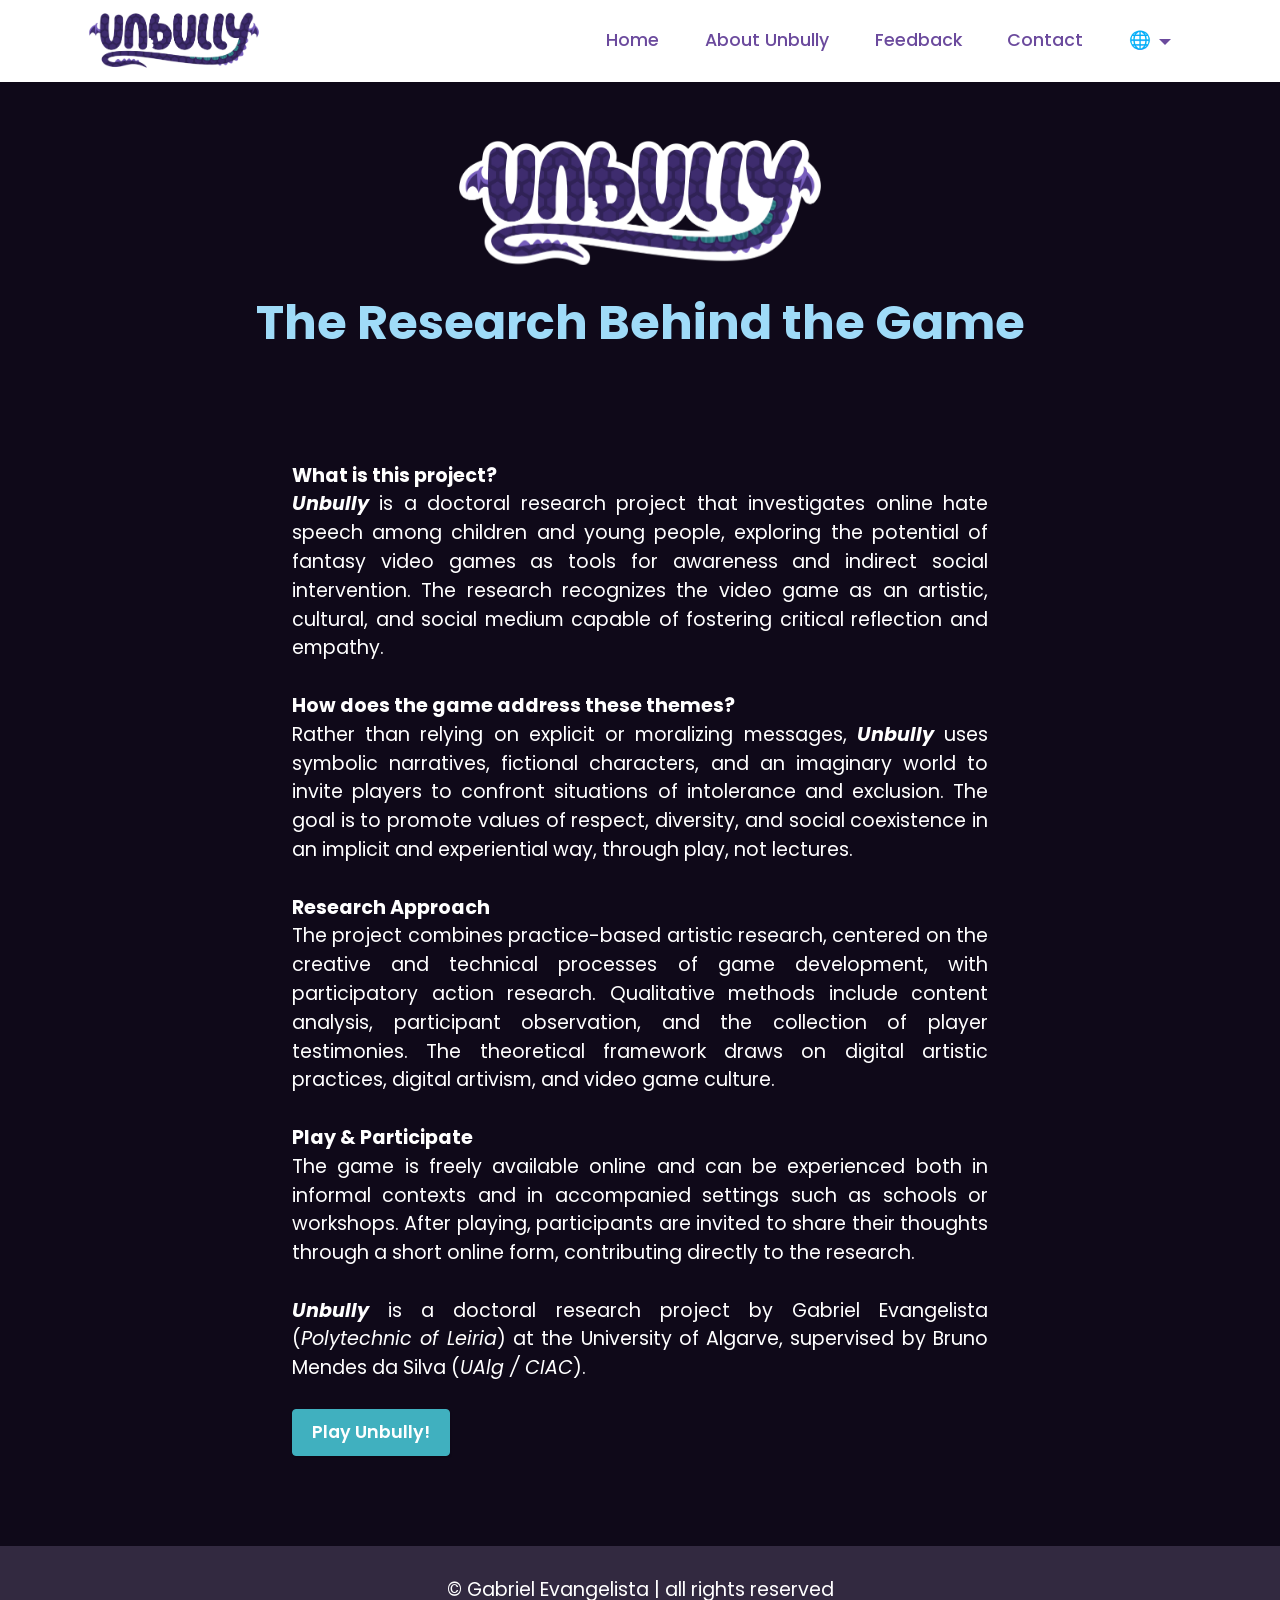
<file: EN/page4.html>
<!DOCTYPE html>
<html  >
<head>
  <!-- Site made with Mobirise Website Builder v6.1.12, https://mobirise.com -->
  <meta charset="UTF-8">
  <meta http-equiv="X-UA-Compatible" content="IE=edge">
  <meta name="generator" content="Mobirise v6.1.12, mobirise.com">
  <meta name="viewport" content="width=device-width, initial-scale=1, minimum-scale=1">
  <link rel="shortcut icon" href="assets/images/favicon2-128x128.png" type="image/x-icon">
  <meta name="description" content="">
  
  
  <title>About</title>
  <link rel="stylesheet" href="assets/bootstrap/css/bootstrap.min.css">
  <link rel="stylesheet" href="assets/animatecss/animate.css">
  <link rel="stylesheet" href="assets/dropdown/css/style.css">
  <link rel="stylesheet" href="assets/socicon/css/styles.css">
  <link rel="stylesheet" href="assets/theme/css/style.css">
  <link rel="preload" href="https://fonts.googleapis.com/css?family=Poppins:100,100i,200,200i,300,300i,400,400i,500,500i,600,600i,700,700i,800,800i,900,900i&display=swap" as="style" onload="this.onload=null;this.rel='stylesheet'">
  <noscript><link rel="stylesheet" href="https://fonts.googleapis.com/css?family=Poppins:100,100i,200,200i,300,300i,400,400i,500,500i,600,600i,700,700i,800,800i,900,900i&display=swap"></noscript>
  <link rel="preload" as="style" href="assets/mobirise/css/mbr-additional.css?v=POnwgv"><link rel="stylesheet" href="assets/mobirise/css/mbr-additional.css?v=POnwgv" type="text/css">

  
  
  
</head>
<body>
  
  <section data-bs-version="5.1" class="menu menu1 cid-vm442RxGEg" once="menu" id="menu1-1q">
    

    <nav class="navbar navbar-dropdown navbar-fixed-top navbar-expand-lg">
        <div class="container">
            <div class="navbar-brand">
                <span class="navbar-logo">
                    
                        <a href="index.html"><img src="assets/images/unbullylogo-1756x606.png" alt="" style="height: 3.8rem;"></a>
                    
                </span>
                
            </div>
            <button class="navbar-toggler" type="button" data-toggle="collapse" data-bs-toggle="collapse" data-target="#navbarSupportedContent" data-bs-target="#navbarSupportedContent" aria-controls="navbarNavAltMarkup" aria-expanded="false" aria-label="Toggle navigation">
                <div class="hamburger">
                    <span></span>
                    <span></span>
                    <span></span>
                    <span></span>
                </div>
            </button>
            <div class="collapse navbar-collapse" id="navbarSupportedContent">
                <ul class="navbar-nav nav-dropdown nav-right" data-app-modern-menu="true"><li class="nav-item"><a class="nav-link link text-primary show display-4" href="index.html" aria-expanded="true">Home</a></li><li class="nav-item"><a class="nav-link link text-primary display-4" href="page4.html">About Unbully</a></li><li class="nav-item"><a class="nav-link link text-primary display-4" href="page2.html">Feedback</a></li><li class="nav-item"><a class="nav-link link text-primary display-4" href="page5.html">Contact</a></li><li class="nav-item dropdown"><a class="nav-link link text-primary dropdown-toggle show display-4" href="page5.html" data-toggle="dropdown-submenu" data-bs-toggle="dropdown" data-bs-auto-close="outside" aria-expanded="false">🌐<br></a><div class="dropdown-menu show" aria-labelledby="dropdown-256" data-bs-popper="none"><a class="text-primary dropdown-item display-4" href="http://unbullygame.gevan.art/EN/index.html">EN</a><a class="text-primary show dropdown-item display-4" href="http://unbullygame.gevan.art/PT/index.html">PT</a></div></li></ul>
                
                
            </div>
        </div>
    </nav>
</section>

<section data-bs-version="5.1" class="header9 cid-vm442R0N1V" id="header9-1p">

    

    
    

    <div class="text-center container-fluid">
        <div class="row justify-content-center">
            <div class="col-md-12 col-lg-9">
                <div class="image-wrap mb-4">
                    <img src="assets/images/unbullylogo-1756x606.png" alt="Mobirise Website Builder">
                </div>
                <h1 class="mbr-section-title mbr-fonts-style mb-3 display-2"><strong>The Research Behind the Game</strong></h1>
                
                
            </div>
        </div>
    </div>
</section>

<section data-bs-version="5.1" class="header13 cid-vm442SvE3P" id="header13-1u">

    

    
    

    <div class="align-center container-fluid">
        <div class="row justify-content-center">
            <div class="col-12 col-lg-7">
                
                
                <p class="mbr-text mbr-fonts-style mb-3 display-7"><strong>What is this project?</strong><br><em><strong>Unbully</strong></em> is a doctoral research project that investigates online hate speech among children and young people, exploring the potential of fantasy video games as tools for awareness and indirect social intervention. The research recognizes the video game as an artistic, cultural, and social medium capable of fostering critical reflection and empathy.<br><br><strong>How does the game address these themes?</strong><br>Rather than relying on explicit or moralizing messages, <strong><em>Unbully</em></strong> uses symbolic narratives, fictional characters, and an imaginary world to invite players to confront situations of intolerance and exclusion. The goal is to promote values of respect, diversity, and social coexistence in an implicit and experiential way, through play, not lectures.<br><br><strong>Research Approach</strong><br>The project combines practice-based artistic research, centered on the creative and technical processes of game development, with participatory action research. Qualitative methods include content analysis, participant observation, and the collection of player testimonies. The theoretical framework draws on digital artistic practices, digital artivism, and video game culture.<br><br><strong>Play &amp; Participate</strong><br>The game is freely available online and can be experienced both in informal contexts and in accompanied settings such as schools or workshops. After playing, participants are invited to share their thoughts through a short online form, contributing directly to the research.<br><br><strong><em>Unbully</em></strong> is a doctoral research project by Gabriel Evangelista (<em>Polytechnic of Leiria</em>) at the University of Algarve, supervised by Bruno Mendes da Silva (<em>UAlg / CIAC</em>).<br></p>
                <div class="mbr-section-btn mt-3"><a class="btn btn-success display-4" href="https://unbully.gevan.art" target="_blank">Play Unbully!</a></div>
                
            </div>
        </div>
    </div>
</section>

<section data-bs-version="5.1" class="footer7 cid-vm4bT0W5iz" once="footers" id="footer7-26">

    

    

    <div class="container">
        <div class="media-container-row align-center mbr-white">
            <div class="col-12">
                <p class="mbr-text mb-0 mbr-fonts-style display-7">
                    ​© Gabriel Evangelista | all rights reserved
                </p>
            </div>
        </div>
    </div>
</section><script src="assets/bootstrap/js/bootstrap.bundle.min.js"></script>  <script src="assets/smoothscroll/smooth-scroll.js"></script>  <script src="assets/ytplayer/index.js"></script>  <script src="assets/dropdown/js/navbar-dropdown.js"></script>  <script src="assets/theme/js/script.js"></script>  
  
  
 <div id="scrollToTop" class="scrollToTop mbr-arrow-up"><a style="text-align: center;"><i class="mbr-arrow-up-icon mbr-arrow-up-icon-cm cm-icon cm-icon-smallarrow-up"></i></a></div>
    <input name="animation" type="hidden">
  </body>
</html>
</file>
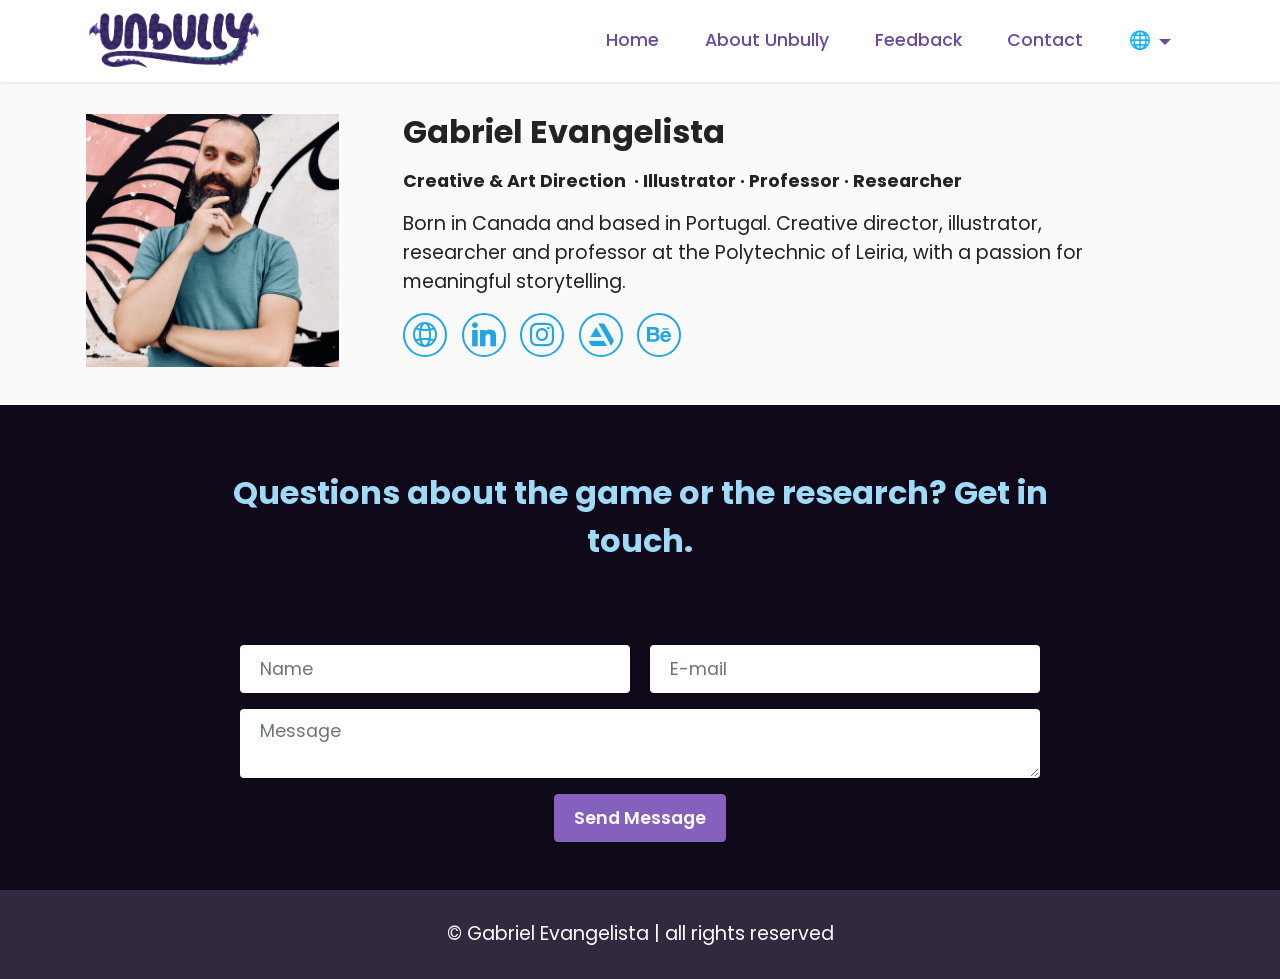
<file: EN/page5.html>
<!DOCTYPE html>
<html  >
<head>
  <!-- Site made with Mobirise Website Builder v6.1.12, https://mobirise.com -->
  <meta charset="UTF-8">
  <meta http-equiv="X-UA-Compatible" content="IE=edge">
  <meta name="generator" content="Mobirise v6.1.12, mobirise.com">
  <meta name="viewport" content="width=device-width, initial-scale=1, minimum-scale=1">
  <link rel="shortcut icon" href="assets/images/favicon2-128x128.png" type="image/x-icon">
  <meta name="description" content="">
  
  
  <title>Contact</title>
  <link rel="stylesheet" href="assets/web/assets/mobirise-icons2/mobirise2.css">
  <link rel="stylesheet" href="assets/bootstrap/css/bootstrap.min.css">
  <link rel="stylesheet" href="assets/animatecss/animate.css">
  <link rel="stylesheet" href="assets/dropdown/css/style.css">
  <link rel="stylesheet" href="assets/socicon/css/styles.css">
  <link rel="stylesheet" href="assets/theme/css/style.css">
  <link rel="preload" href="https://fonts.googleapis.com/css?family=Poppins:100,100i,200,200i,300,300i,400,400i,500,500i,600,600i,700,700i,800,800i,900,900i&display=swap" as="style" onload="this.onload=null;this.rel='stylesheet'">
  <noscript><link rel="stylesheet" href="https://fonts.googleapis.com/css?family=Poppins:100,100i,200,200i,300,300i,400,400i,500,500i,600,600i,700,700i,800,800i,900,900i&display=swap"></noscript>
  <link rel="preload" as="style" href="assets/mobirise/css/mbr-additional.css?v=FJoXRH"><link rel="stylesheet" href="assets/mobirise/css/mbr-additional.css?v=FJoXRH" type="text/css">

  
  
  
</head>
<body>
  
  <section data-bs-version="5.1" class="menu menu1 cid-vm46cogmdS" once="menu" id="menu1-1y">
    

    <nav class="navbar navbar-dropdown navbar-fixed-top navbar-expand-lg">
        <div class="container">
            <div class="navbar-brand">
                <span class="navbar-logo">
                    
                        <a href="index.html"><img src="assets/images/unbullylogo-1756x606.png" alt="" style="height: 3.8rem;"></a>
                    
                </span>
                
            </div>
            <button class="navbar-toggler" type="button" data-toggle="collapse" data-bs-toggle="collapse" data-target="#navbarSupportedContent" data-bs-target="#navbarSupportedContent" aria-controls="navbarNavAltMarkup" aria-expanded="false" aria-label="Toggle navigation">
                <div class="hamburger">
                    <span></span>
                    <span></span>
                    <span></span>
                    <span></span>
                </div>
            </button>
            <div class="collapse navbar-collapse" id="navbarSupportedContent">
                <ul class="navbar-nav nav-dropdown nav-right" data-app-modern-menu="true"><li class="nav-item"><a class="nav-link link text-primary show display-4" href="index.html" aria-expanded="true">Home</a></li><li class="nav-item"><a class="nav-link link text-primary display-4" href="page4.html">About Unbully</a></li><li class="nav-item"><a class="nav-link link text-primary display-4" href="page2.html">Feedback</a></li><li class="nav-item"><a class="nav-link link text-primary display-4" href="page5.html">Contact</a></li><li class="nav-item dropdown"><a class="nav-link link text-primary dropdown-toggle show display-4" href="page5.html" data-toggle="dropdown-submenu" data-bs-toggle="dropdown" data-bs-auto-close="outside" aria-expanded="false">🌐<br></a><div class="dropdown-menu show" aria-labelledby="dropdown-256" data-bs-popper="none"><a class="text-primary dropdown-item display-4" href="http://unbullygame.gevan.art/EN/index.html">EN</a><a class="text-primary show dropdown-item display-4" href="http://unbullygame.gevan.art/PT/index.html">PT</a></div></li></ul>
                
                
            </div>
        </div>
    </nav>
</section>

<section data-bs-version="5.1" class="team2 cid-vm4clLU4I4" xmlns="http://www.w3.org/1999/html" id="team2-27">
    

    
    
    <div class="container">
        <div class="item features-image active">
            <div class="item-wrapper">
                <div class="row align-items-center">
                    <div class="col-12 col-md-3">
                        <div class="image-wrapper">
                            <img src="assets/images/gevan01-1024x1024.png" alt="Mobirise Website Builder" data-slide-to="1" data-bs-slide-to="1">
                        </div>
                    </div>
                    <div class="col-12 col-md">
                        <div class="card-box">
                            <h5 class="card-title mbr-fonts-style m-0 mb-3 display-5">
                                <strong>Gabriel Evangelista</strong></h5>
                            <h6 class="card-subtitle mbr-fonts-style mb-3 display-4">
                                <strong>Creative &amp; Art Direction&nbsp; · Illustrator · Professor · Researcher</strong></h6>
                            <p class="mbr-text mbr-fonts-style display-7">Born in Canada and based in Portugal. Creative director, illustrator, researcher and professor at the Polytechnic of Leiria, with a passion for meaningful storytelling.<br></p>
                            <div class="social-row display-7">
                                <div class="soc-item">
                                    <a href="https://gevan.art" target="_blank">
                                        <span class="mbr-iconfont mobi-mbri-globe-2 mobi-mbri"></span>
                                    </a>
                                </div>
                                <div class="soc-item">
                                    <a href="https://www.linkedin.com/in/gevan/" target="_blank">
                                        <span class="mbr-iconfont socicon-linkedin socicon"></span>
                                    </a>
                                </div>
                                <div class="soc-item">
                                    <a href="https://www.instagram.com/gevan.artwork" target="_blank">
                                        <span class="mbr-iconfont socicon-instagram socicon"></span>
                                    </a>
                                </div>
                                <div class="soc-item">
                                    <a href="https://www.artstation.com/gevan" target="_blank">
                                        <span class="mbr-iconfont socicon-artstation socicon"></span>
                                    </a>
                                </div>
                                <div class="soc-item">
                                    <a href="https://www.behance.net/GEvan" target="_blank">
                                        <span class="mbr-iconfont socicon-behance socicon"></span>
                                    </a>
                                </div>
                            </div>
                        </div>
                    </div>
                </div>
            </div>
        </div>
        
        
    </div>
</section>

<section data-bs-version="5.1" class="header13 cid-vm46coPmct" id="header13-1z">

    

    
    

    <div class="align-center container">
        <div class="row justify-content-center">
            <div class="col-12 col-lg-10">
                <h1 class="mbr-section-title mbr-fonts-style mb-3 display-5"><strong>Questions about the game or the research? Get in touch.</strong></h1>
                
                
                
                
            </div>
        </div>
    </div>
</section>

<section data-bs-version="5.1" class="form5 cid-vm46cp90ww" id="form5-21">
    
    
    <div class="container-fluid">
        
        <div class="row justify-content-center mt-4">
            <div class="col-lg-8 mx-auto mbr-form" data-form-type="formoid">
                <form action="https://mobirise.eu/" method="POST" class="mbr-form form-with-styler" data-form-title="Form Name"><input type="hidden" name="email" data-form-email="true" value="YlA/A2/FbT3ZS+KvXz87nyNKcFeeVJdr9UzOfp5FzxMZg5y8hKQAfFE59bKQXjxOGkC2Ut+RAc+zooIg3A4mIGNVPDQsEIcbiBFfhZbEcR2KhPaR7bE/An5gv6MfSOBm">
                    <div class="row">
                        <div hidden="hidden" data-form-alert="" class="alert alert-success col-12">Obrigado pelo feedback!</div>
                        <div hidden="hidden" data-form-alert-danger="" class="alert alert-danger col-12">
                            Oops...! some problem!
                        </div>
                    </div>
                    <div class="dragArea row">
                        <div class="col-md col-sm-12 form-group mb-3" data-for="name">
                            <input type="text" name="name" placeholder="Name" data-form-field="name" class="form-control" value="" id="name-form5-21">
                        </div>
                        <div class="col-md col-sm-12 form-group mb-3" data-for="email">
                            <input type="email" name="email" placeholder="E-mail" data-form-field="email" class="form-control" value="" id="email-form5-21">
                        </div>
                        
                        <div class="col-12 form-group mb-3" data-for="textarea">
                            <textarea name="textarea" placeholder="Message" data-form-field="textarea" class="form-control" id="textarea-form5-21"></textarea>
                        </div>
                        <div class="col-lg-12 col-md-12 col-sm-12 align-center mbr-section-btn"><button type="submit" class="btn btn-info display-4">Send Message</button></div>
                    </div>
                </form>
            </div>
        </div>
    </div>
</section>

<section data-bs-version="5.1" class="footer7 cid-vm4bT0W5iz" once="footers" id="footer7-26">

    

    

    <div class="container">
        <div class="media-container-row align-center mbr-white">
            <div class="col-12">
                <p class="mbr-text mb-0 mbr-fonts-style display-7">
                    ​© Gabriel Evangelista | all rights reserved
                </p>
            </div>
        </div>
    </div>
</section><script src="assets/bootstrap/js/bootstrap.bundle.min.js"></script>  <script src="assets/smoothscroll/smooth-scroll.js"></script>  <script src="assets/ytplayer/index.js"></script>  <script src="assets/dropdown/js/navbar-dropdown.js"></script>  <script src="assets/theme/js/script.js"></script>  <script src="assets/formoid/formoid.min.js"></script>  
  
  
 <div id="scrollToTop" class="scrollToTop mbr-arrow-up"><a style="text-align: center;"><i class="mbr-arrow-up-icon mbr-arrow-up-icon-cm cm-icon cm-icon-smallarrow-up"></i></a></div>
    <input name="animation" type="hidden">
  </body>
</html>
</file>
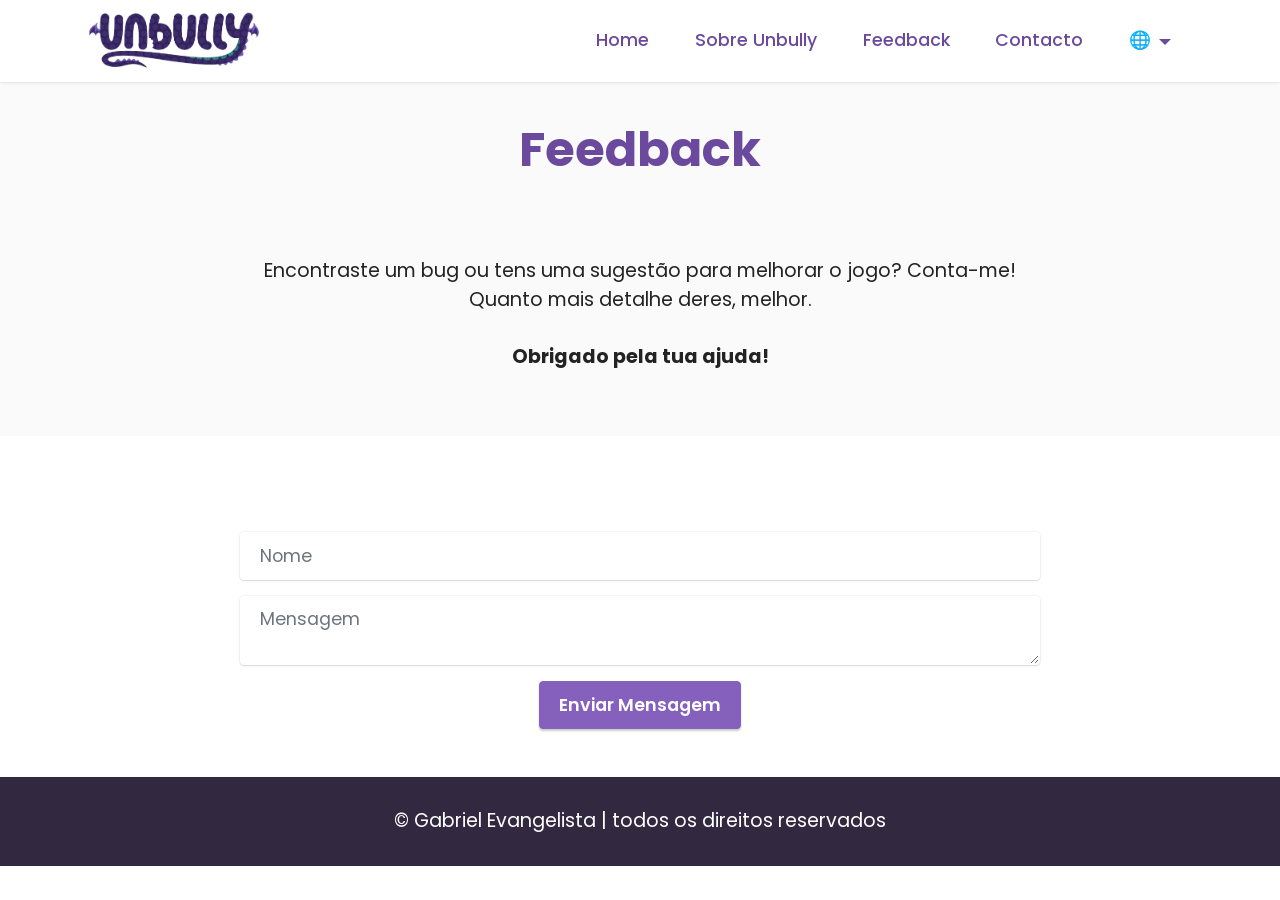
<file: PT/page3.html>
<!DOCTYPE html>
<html  >
<head>
  <!-- Site made with Mobirise Website Builder v6.1.12, https://mobirise.com -->
  <meta charset="UTF-8">
  <meta http-equiv="X-UA-Compatible" content="IE=edge">
  <meta name="generator" content="Mobirise v6.1.12, mobirise.com">
  <meta name="viewport" content="width=device-width, initial-scale=1, minimum-scale=1">
  <link rel="shortcut icon" href="assets/images/favicon2-128x128.png" type="image/x-icon">
  <meta name="description" content="">
  
  
  <title>UnbullyFeedback</title>
  <link rel="stylesheet" href="assets/bootstrap/css/bootstrap.min.css">
  <link rel="stylesheet" href="assets/animatecss/animate.css">
  <link rel="stylesheet" href="assets/dropdown/css/style.css">
  <link rel="stylesheet" href="assets/socicon/css/styles.css">
  <link rel="stylesheet" href="assets/theme/css/style.css">
  <link rel="preload" href="https://fonts.googleapis.com/css?family=Poppins:100,100i,200,200i,300,300i,400,400i,500,500i,600,600i,700,700i,800,800i,900,900i&display=swap" as="style" onload="this.onload=null;this.rel='stylesheet'">
  <noscript><link rel="stylesheet" href="https://fonts.googleapis.com/css?family=Poppins:100,100i,200,200i,300,300i,400,400i,500,500i,600,600i,700,700i,800,800i,900,900i&display=swap"></noscript>
  <link rel="preload" as="style" href="assets/mobirise/css/mbr-additional.css?v=HIzRkd"><link rel="stylesheet" href="assets/mobirise/css/mbr-additional.css?v=HIzRkd" type="text/css">

  
  
  
</head>
<body>
  
  <section data-bs-version="5.1" class="menu menu1 cid-vmefw6fg0y" once="menu" id="menu1-2g">
    

    <nav class="navbar navbar-dropdown navbar-fixed-top navbar-expand-lg">
        <div class="container">
            <div class="navbar-brand">
                <span class="navbar-logo">
                    
                        <a href="index.html"><img src="assets/images/unbullylogo-1756x606.png" alt="" style="height: 3.8rem;"></a>
                    
                </span>
                
            </div>
            <button class="navbar-toggler" type="button" data-toggle="collapse" data-bs-toggle="collapse" data-target="#navbarSupportedContent" data-bs-target="#navbarSupportedContent" aria-controls="navbarNavAltMarkup" aria-expanded="false" aria-label="Toggle navigation">
                <div class="hamburger">
                    <span></span>
                    <span></span>
                    <span></span>
                    <span></span>
                </div>
            </button>
            <div class="collapse navbar-collapse" id="navbarSupportedContent">
                <ul class="navbar-nav nav-dropdown nav-right" data-app-modern-menu="true"><li class="nav-item"><a class="nav-link link text-primary display-4" href="index.html">Home</a></li><li class="nav-item"><a class="nav-link link text-primary display-4" href="page4.html">Sobre Unbully</a></li><li class="nav-item"><a class="nav-link link text-primary display-4" href="page3.html">Feedback</a></li><li class="nav-item"><a class="nav-link link text-primary display-4" href="page5.html">Contacto</a></li><li class="nav-item dropdown"><a class="nav-link link text-primary dropdown-toggle display-4" href="page5.html" data-toggle="dropdown-submenu" data-bs-toggle="dropdown" data-bs-auto-close="outside" aria-expanded="false">🌐</a><div class="dropdown-menu" aria-labelledby="dropdown-733"><a class="text-primary dropdown-item display-4" href="http://unbullygame.gevan.art/EN/index.html">EN</a><a class="text-primary show dropdown-item display-4" href="http://unbullygame.gevan.art/PT/index.html">PT</a></div></li></ul>
                
                
            </div>
        </div>
    </nav>
</section>

<section data-bs-version="5.1" class="header13 cid-vjSdpm4uu0" id="header13-14">

    

    
    

    <div class="align-center container">
        <div class="row justify-content-center">
            <div class="col-12 col-lg-10">
                <h1 class="mbr-section-title mbr-fonts-style mb-3 display-2"><strong>Feedback</strong></h1>
                
                
                
                
            </div>
        </div>
    </div>
</section>

<section data-bs-version="5.1" class="content5 cid-vjSdpmipUV" id="content5-15">
    
    <div class="container">
        <div class="row justify-content-center">
            <div class="col-md-12 col-lg-10">
                
                
                <p class="mbr-text mbr-fonts-style display-7">Encontraste um bug ou tens uma sugestão para melhorar o jogo? Conta-me!<br>Quanto mais detalhe deres, melhor.<br><br><strong>Obrigado pela tua ajuda!</strong></p>
            </div>
        </div>
    </div>
</section>

<section data-bs-version="5.1" class="form5 cid-vjSdpmnTxP" id="form5-16">
    
    
    <div class="container-fluid">
        
        <div class="row justify-content-center mt-4">
            <div class="col-lg-8 mx-auto mbr-form" data-form-type="formoid">
                <form action="https://mobirise.eu/" method="POST" class="mbr-form form-with-styler" data-form-title="Form Name"><input type="hidden" name="email" data-form-email="true" value="EJoORTIA1xZsg50ZgXUa+/Z8954EDlkBSJmp4WY06evvCgdTN0txOKkggeabyFDB4pW3CKbLo5M9NyuTs0I7ykbUe3ob+ur3yPmwfAjBjapTBMdyKc4uVMDUMED0KJbg">
                    <div class="row">
                        <div hidden="hidden" data-form-alert="" class="alert alert-success col-12">Obrigado pelo feedback!</div>
                        <div hidden="hidden" data-form-alert-danger="" class="alert alert-danger col-12">
                            Oops...! some problem!
                        </div>
                    </div>
                    <div class="dragArea row">
                        <div class="col-md col-sm-12 form-group mb-3" data-for="name">
                            <input type="text" name="name" placeholder="Nome" data-form-field="name" class="form-control" value="" id="name-form5-16">
                        </div>
                        
                        
                        <div class="col-12 form-group mb-3" data-for="textarea">
                            <textarea name="textarea" placeholder="Mensagem" data-form-field="textarea" class="form-control" id="textarea-form5-16"></textarea>
                        </div>
                        <div class="col-lg-12 col-md-12 col-sm-12 align-center mbr-section-btn"><button type="submit" class="btn btn-info display-4">Enviar Mensagem</button></div>
                    </div>
                </form>
            </div>
        </div>
    </div>
</section>

<section data-bs-version="5.1" class="footer7 cid-vm4bT0W5iz" once="footers" id="footer7-26">

    

    

    <div class="container">
        <div class="media-container-row align-center mbr-white">
            <div class="col-12">
                <p class="mbr-text mb-0 mbr-fonts-style display-7">
                    ​© Gabriel Evangelista | todos os direitos reservados</p>
            </div>
        </div>
    </div>
</section><script src="assets/bootstrap/js/bootstrap.bundle.min.js"></script>  <script src="assets/smoothscroll/smooth-scroll.js"></script>  <script src="assets/ytplayer/index.js"></script>  <script src="assets/dropdown/js/navbar-dropdown.js"></script>  <script src="assets/theme/js/script.js"></script>  <script src="assets/formoid/formoid.min.js"></script>  
  
  
 <div id="scrollToTop" class="scrollToTop mbr-arrow-up"><a style="text-align: center;"><i class="mbr-arrow-up-icon mbr-arrow-up-icon-cm cm-icon cm-icon-smallarrow-up"></i></a></div>
    <input name="animation" type="hidden">
  </body>
</html>
</file>
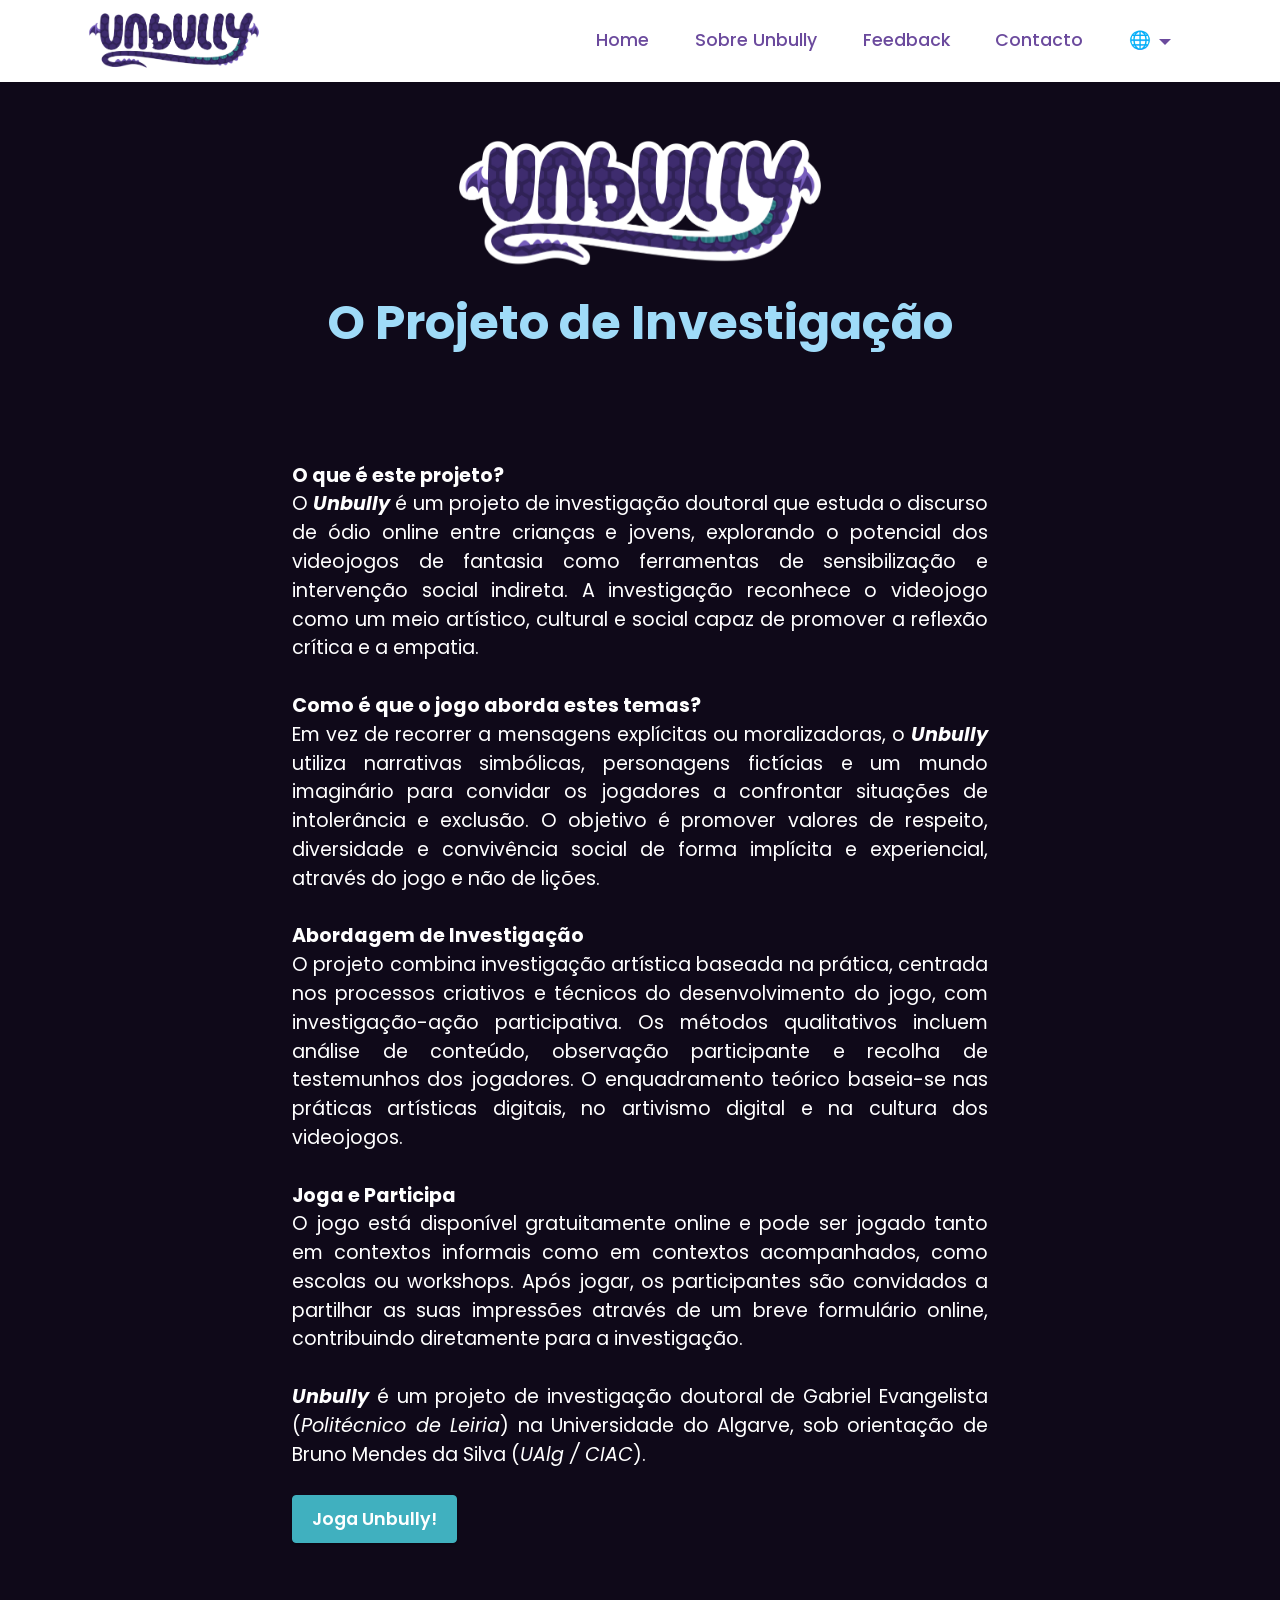
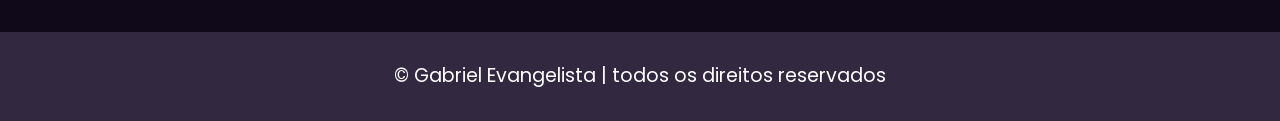
<file: PT/page4.html>
<!DOCTYPE html>
<html  >
<head>
  <!-- Site made with Mobirise Website Builder v6.1.12, https://mobirise.com -->
  <meta charset="UTF-8">
  <meta http-equiv="X-UA-Compatible" content="IE=edge">
  <meta name="generator" content="Mobirise v6.1.12, mobirise.com">
  <meta name="viewport" content="width=device-width, initial-scale=1, minimum-scale=1">
  <link rel="shortcut icon" href="assets/images/favicon2-128x128.png" type="image/x-icon">
  <meta name="description" content="">
  
  
  <title>Sobre</title>
  <link rel="stylesheet" href="assets/bootstrap/css/bootstrap.min.css">
  <link rel="stylesheet" href="assets/animatecss/animate.css">
  <link rel="stylesheet" href="assets/dropdown/css/style.css">
  <link rel="stylesheet" href="assets/socicon/css/styles.css">
  <link rel="stylesheet" href="assets/theme/css/style.css">
  <link rel="preload" href="https://fonts.googleapis.com/css?family=Poppins:100,100i,200,200i,300,300i,400,400i,500,500i,600,600i,700,700i,800,800i,900,900i&display=swap" as="style" onload="this.onload=null;this.rel='stylesheet'">
  <noscript><link rel="stylesheet" href="https://fonts.googleapis.com/css?family=Poppins:100,100i,200,200i,300,300i,400,400i,500,500i,600,600i,700,700i,800,800i,900,900i&display=swap"></noscript>
  <link rel="preload" as="style" href="assets/mobirise/css/mbr-additional.css?v=7OQNKT"><link rel="stylesheet" href="assets/mobirise/css/mbr-additional.css?v=7OQNKT" type="text/css">

  
  
  
</head>
<body>
  
  <section data-bs-version="5.1" class="menu menu1 cid-vmefw6fg0y" once="menu" id="menu1-2g">
    

    <nav class="navbar navbar-dropdown navbar-fixed-top navbar-expand-lg">
        <div class="container">
            <div class="navbar-brand">
                <span class="navbar-logo">
                    
                        <a href="index.html"><img src="assets/images/unbullylogo-1756x606.png" alt="" style="height: 3.8rem;"></a>
                    
                </span>
                
            </div>
            <button class="navbar-toggler" type="button" data-toggle="collapse" data-bs-toggle="collapse" data-target="#navbarSupportedContent" data-bs-target="#navbarSupportedContent" aria-controls="navbarNavAltMarkup" aria-expanded="false" aria-label="Toggle navigation">
                <div class="hamburger">
                    <span></span>
                    <span></span>
                    <span></span>
                    <span></span>
                </div>
            </button>
            <div class="collapse navbar-collapse" id="navbarSupportedContent">
                <ul class="navbar-nav nav-dropdown nav-right" data-app-modern-menu="true"><li class="nav-item"><a class="nav-link link text-primary display-4" href="index.html">Home</a></li><li class="nav-item"><a class="nav-link link text-primary display-4" href="page4.html">Sobre Unbully</a></li><li class="nav-item"><a class="nav-link link text-primary display-4" href="page3.html">Feedback</a></li><li class="nav-item"><a class="nav-link link text-primary display-4" href="page5.html">Contacto</a></li><li class="nav-item dropdown"><a class="nav-link link text-primary dropdown-toggle display-4" href="page5.html" data-toggle="dropdown-submenu" data-bs-toggle="dropdown" data-bs-auto-close="outside" aria-expanded="false">🌐</a><div class="dropdown-menu" aria-labelledby="dropdown-733"><a class="text-primary dropdown-item display-4" href="http://unbullygame.gevan.art/EN/index.html">EN</a><a class="text-primary show dropdown-item display-4" href="http://unbullygame.gevan.art/PT/index.html">PT</a></div></li></ul>
                
                
            </div>
        </div>
    </nav>
</section>

<section data-bs-version="5.1" class="header9 cid-vm442R0N1V" id="header9-1p">

    

    
    

    <div class="text-center container-fluid">
        <div class="row justify-content-center">
            <div class="col-md-12 col-lg-9">
                <div class="image-wrap mb-4">
                    <img src="assets/images/unbullylogo-1756x606.png" alt="Mobirise Website Builder">
                </div>
                <h1 class="mbr-section-title mbr-fonts-style mb-3 display-2"><strong>O Projeto de Investigação</strong></h1>
                
                
            </div>
        </div>
    </div>
</section>

<section data-bs-version="5.1" class="header13 cid-vm442SvE3P" id="header13-1u">

    

    
    

    <div class="align-center container-fluid">
        <div class="row justify-content-center">
            <div class="col-12 col-lg-7">
                
                
                <p class="mbr-text mbr-fonts-style mb-3 display-7"><strong>O que é este projeto?</strong><br>O <strong><em>Unbully</em></strong> é um projeto de investigação doutoral que estuda o discurso de ódio online entre crianças e jovens, explorando o potencial dos videojogos de fantasia como ferramentas de sensibilização e intervenção social indireta. A investigação reconhece o videojogo como um meio artístico, cultural e social capaz de promover a reflexão crítica e a empatia.<br><br><strong>Como é que o jogo aborda estes temas?</strong><br>Em vez de recorrer a mensagens explícitas ou moralizadoras, o <strong><em>Unbully</em></strong> utiliza narrativas simbólicas, personagens fictícias e um mundo imaginário para convidar os jogadores a confrontar situações de intolerância e exclusão. O objetivo é promover valores de respeito, diversidade e convivência social de forma implícita e experiencial, através do jogo e não de lições.<br><br><strong>Abordagem de Investigação</strong><br>O projeto combina investigação artística baseada na prática, centrada nos processos criativos e técnicos do desenvolvimento do jogo, com investigação-ação participativa. Os métodos qualitativos incluem análise de conteúdo, observação participante e recolha de testemunhos dos jogadores. O enquadramento teórico baseia-se nas práticas artísticas digitais, no artivismo digital e na cultura dos videojogos.<br><br><strong>Joga e Participa</strong><br>O jogo está disponível gratuitamente online e pode ser jogado tanto em contextos informais como em contextos acompanhados, como escolas ou workshops. Após jogar, os participantes são convidados a partilhar as suas impressões através de um breve formulário online, contribuindo diretamente para a investigação.<br><br><strong><em>Unbully</em></strong> é um projeto de investigação doutoral de Gabriel Evangelista (<em>Politécnico de Leiria</em>) na Universidade do Algarve, sob orientação de Bruno Mendes da Silva (<em>UAlg / CIAC</em>).<br></p>
                <div class="mbr-section-btn mt-3"><a class="btn btn-success display-4" href="https://unbully.gevan.art" target="_blank">Joga Unbully!</a></div>
                
            </div>
        </div>
    </div>
</section>

<section data-bs-version="5.1" class="footer7 cid-vm4bT0W5iz" once="footers" id="footer7-26">

    

    

    <div class="container">
        <div class="media-container-row align-center mbr-white">
            <div class="col-12">
                <p class="mbr-text mb-0 mbr-fonts-style display-7">
                    ​© Gabriel Evangelista | todos os direitos reservados</p>
            </div>
        </div>
    </div>
</section><script src="assets/bootstrap/js/bootstrap.bundle.min.js"></script>  <script src="assets/smoothscroll/smooth-scroll.js"></script>  <script src="assets/ytplayer/index.js"></script>  <script src="assets/dropdown/js/navbar-dropdown.js"></script>  <script src="assets/theme/js/script.js"></script>  
  
  
 <div id="scrollToTop" class="scrollToTop mbr-arrow-up"><a style="text-align: center;"><i class="mbr-arrow-up-icon mbr-arrow-up-icon-cm cm-icon cm-icon-smallarrow-up"></i></a></div>
    <input name="animation" type="hidden">
  </body>
</html>
</file>
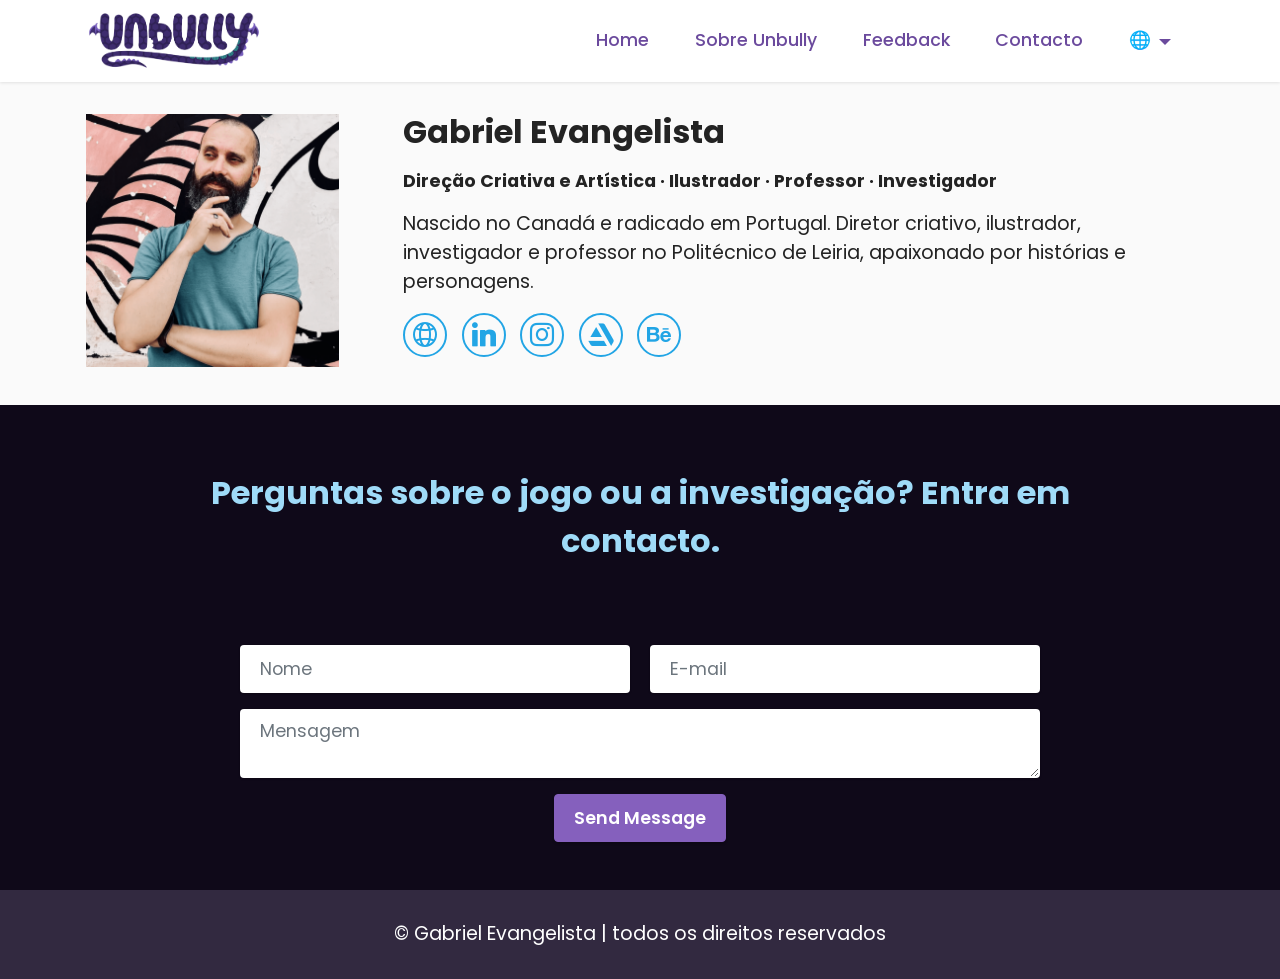
<file: PT/page5.html>
<!DOCTYPE html>
<html  >
<head>
  <!-- Site made with Mobirise Website Builder v6.1.12, https://mobirise.com -->
  <meta charset="UTF-8">
  <meta http-equiv="X-UA-Compatible" content="IE=edge">
  <meta name="generator" content="Mobirise v6.1.12, mobirise.com">
  <meta name="viewport" content="width=device-width, initial-scale=1, minimum-scale=1">
  <link rel="shortcut icon" href="assets/images/favicon2-128x128.png" type="image/x-icon">
  <meta name="description" content="">
  
  
  <title>Contacto</title>
  <link rel="stylesheet" href="assets/web/assets/mobirise-icons2/mobirise2.css">
  <link rel="stylesheet" href="assets/bootstrap/css/bootstrap.min.css">
  <link rel="stylesheet" href="assets/animatecss/animate.css">
  <link rel="stylesheet" href="assets/dropdown/css/style.css">
  <link rel="stylesheet" href="assets/socicon/css/styles.css">
  <link rel="stylesheet" href="assets/theme/css/style.css">
  <link rel="preload" href="https://fonts.googleapis.com/css?family=Poppins:100,100i,200,200i,300,300i,400,400i,500,500i,600,600i,700,700i,800,800i,900,900i&display=swap" as="style" onload="this.onload=null;this.rel='stylesheet'">
  <noscript><link rel="stylesheet" href="https://fonts.googleapis.com/css?family=Poppins:100,100i,200,200i,300,300i,400,400i,500,500i,600,600i,700,700i,800,800i,900,900i&display=swap"></noscript>
  <link rel="preload" as="style" href="assets/mobirise/css/mbr-additional.css?v=JG4NmK"><link rel="stylesheet" href="assets/mobirise/css/mbr-additional.css?v=JG4NmK" type="text/css">

  
  
  
</head>
<body>
  
  <section data-bs-version="5.1" class="menu menu1 cid-vmefw6fg0y" once="menu" id="menu1-2g">
    

    <nav class="navbar navbar-dropdown navbar-fixed-top navbar-expand-lg">
        <div class="container">
            <div class="navbar-brand">
                <span class="navbar-logo">
                    
                        <a href="index.html"><img src="assets/images/unbullylogo-1756x606.png" alt="" style="height: 3.8rem;"></a>
                    
                </span>
                
            </div>
            <button class="navbar-toggler" type="button" data-toggle="collapse" data-bs-toggle="collapse" data-target="#navbarSupportedContent" data-bs-target="#navbarSupportedContent" aria-controls="navbarNavAltMarkup" aria-expanded="false" aria-label="Toggle navigation">
                <div class="hamburger">
                    <span></span>
                    <span></span>
                    <span></span>
                    <span></span>
                </div>
            </button>
            <div class="collapse navbar-collapse" id="navbarSupportedContent">
                <ul class="navbar-nav nav-dropdown nav-right" data-app-modern-menu="true"><li class="nav-item"><a class="nav-link link text-primary display-4" href="index.html">Home</a></li><li class="nav-item"><a class="nav-link link text-primary display-4" href="page4.html">Sobre Unbully</a></li><li class="nav-item"><a class="nav-link link text-primary display-4" href="page3.html">Feedback</a></li><li class="nav-item"><a class="nav-link link text-primary display-4" href="page5.html">Contacto</a></li><li class="nav-item dropdown"><a class="nav-link link text-primary dropdown-toggle display-4" href="page5.html" data-toggle="dropdown-submenu" data-bs-toggle="dropdown" data-bs-auto-close="outside" aria-expanded="false">🌐</a><div class="dropdown-menu" aria-labelledby="dropdown-733"><a class="text-primary dropdown-item display-4" href="http://unbullygame.gevan.art/EN/index.html">EN</a><a class="text-primary show dropdown-item display-4" href="http://unbullygame.gevan.art/PT/index.html">PT</a></div></li></ul>
                
                
            </div>
        </div>
    </nav>
</section>

<section data-bs-version="5.1" class="team2 cid-vmeIP3NTBK" xmlns="http://www.w3.org/1999/html" id="team2-2h">
    

    
    
    <div class="container">
        <div class="item features-image active">
            <div class="item-wrapper">
                <div class="row align-items-center">
                    <div class="col-12 col-md-3">
                        <div class="image-wrapper">
                            <img src="assets/images/gevan01-1024x1024.png" alt="Mobirise Website Builder" data-slide-to="1" data-bs-slide-to="1">
                        </div>
                    </div>
                    <div class="col-12 col-md">
                        <div class="card-box">
                            <h5 class="card-title mbr-fonts-style m-0 mb-3 display-5">
                                <strong>Gabriel Evangelista</strong></h5>
                            <h6 class="card-subtitle mbr-fonts-style mb-3 display-4"><strong>Direção Criativa e Artística  · Ilustrador · Professor · Investigador</strong></h6>
                            <p class="mbr-text mbr-fonts-style display-7">Nascido no Canadá e radicado em Portugal. Diretor criativo, ilustrador, investigador e professor no Politécnico de Leiria, apaixonado por histórias e personagens.<br></p>
                            <div class="social-row display-7">
                                <div class="soc-item">
                                    <a href="https://gevan.art" target="_blank">
                                        <span class="mbr-iconfont mobi-mbri-globe-2 mobi-mbri"></span>
                                    </a>
                                </div>
                                <div class="soc-item">
                                    <a href="https://www.linkedin.com/in/gevan/" target="_blank">
                                        <span class="mbr-iconfont socicon-linkedin socicon"></span>
                                    </a>
                                </div>
                                <div class="soc-item">
                                    <a href="https://www.instagram.com/gevan.artwork" target="_blank">
                                        <span class="mbr-iconfont socicon-instagram socicon"></span>
                                    </a>
                                </div>
                                <div class="soc-item">
                                    <a href="https://www.artstation.com/gevan" target="_blank">
                                        <span class="mbr-iconfont socicon-artstation socicon"></span>
                                    </a>
                                </div>
                                <div class="soc-item">
                                    <a href="https://www.behance.net/GEvan" target="_blank">
                                        <span class="mbr-iconfont socicon-behance socicon"></span>
                                    </a>
                                </div>
                            </div>
                        </div>
                    </div>
                </div>
            </div>
        </div>
        
        
    </div>
</section>

<section data-bs-version="5.1" class="header13 cid-vm46coPmct" id="header13-1z">

    

    
    

    <div class="align-center container">
        <div class="row justify-content-center">
            <div class="col-12 col-lg-10">
                <h1 class="mbr-section-title mbr-fonts-style mb-3 display-5"><strong>Perguntas sobre o jogo ou a investigação? Entra em contacto.</strong></h1>
                
                
                
                
            </div>
        </div>
    </div>
</section>

<section data-bs-version="5.1" class="form5 cid-vm46cp90ww" id="form5-21">
    
    
    <div class="container-fluid">
        
        <div class="row justify-content-center mt-4">
            <div class="col-lg-8 mx-auto mbr-form" data-form-type="formoid">
                <form action="https://mobirise.eu/" method="POST" class="mbr-form form-with-styler" data-form-title="Form Name"><input type="hidden" name="email" data-form-email="true" value="aVR6RNBCnerWyt/7b6bm1liP/dCylbz58eo8y8XsGx3t/hGB/6njHTyLWpbnDwp14l5ULsZicy0zmCoB60a3Dfje0/PFaoxDk/mnF41LTOYdMHTQdYNRSHKGP4oRMffh">
                    <div class="row">
                        <div hidden="hidden" data-form-alert="" class="alert alert-success col-12">Obrigado pelo contacto!</div>
                        <div hidden="hidden" data-form-alert-danger="" class="alert alert-danger col-12">
                            Oops...! some problem!
                        </div>
                    </div>
                    <div class="dragArea row">
                        <div class="col-md col-sm-12 form-group mb-3" data-for="name">
                            <input type="text" name="name" placeholder="Nome" data-form-field="name" class="form-control" value="" id="name-form5-21">
                        </div>
                        <div class="col-md col-sm-12 form-group mb-3" data-for="email">
                            <input type="email" name="email" placeholder="E-mail" data-form-field="email" class="form-control" value="" id="email-form5-21">
                        </div>
                        
                        <div class="col-12 form-group mb-3" data-for="textarea">
                            <textarea name="textarea" placeholder="Mensagem" data-form-field="textarea" class="form-control" id="textarea-form5-21"></textarea>
                        </div>
                        <div class="col-lg-12 col-md-12 col-sm-12 align-center mbr-section-btn"><button type="submit" class="btn btn-info display-4">Send Message</button></div>
                    </div>
                </form>
            </div>
        </div>
    </div>
</section>

<section data-bs-version="5.1" class="footer7 cid-vm4bT0W5iz" once="footers" id="footer7-26">

    

    

    <div class="container">
        <div class="media-container-row align-center mbr-white">
            <div class="col-12">
                <p class="mbr-text mb-0 mbr-fonts-style display-7">
                    ​© Gabriel Evangelista | todos os direitos reservados</p>
            </div>
        </div>
    </div>
</section><script src="assets/bootstrap/js/bootstrap.bundle.min.js"></script>  <script src="assets/smoothscroll/smooth-scroll.js"></script>  <script src="assets/ytplayer/index.js"></script>  <script src="assets/dropdown/js/navbar-dropdown.js"></script>  <script src="assets/theme/js/script.js"></script>  <script src="assets/formoid/formoid.min.js"></script>  
  
  
 <div id="scrollToTop" class="scrollToTop mbr-arrow-up"><a style="text-align: center;"><i class="mbr-arrow-up-icon mbr-arrow-up-icon-cm cm-icon cm-icon-smallarrow-up"></i></a></div>
    <input name="animation" type="hidden">
  </body>
</html>
</file>
<file: EN/assets/web/assets/mobirise-icons2/mobirise2.css>
@font-face {
  font-family: 'Moririse2';
  font-display: swap;
  src:  url('mobirise2.eot?f2bix4');
  src:  url('mobirise2.eot?f2bix4#iefix') format('embedded-opentype'),
    url('mobirise2.woff2?f2bix4') format('woff2'),
    url('mobirise2.woff?f2bix4') format('woff'),
    url('mobirise2.ttf?f2bix4') format('truetype'),
    url('mobirise2.svg?f2bix4#mobirise2') format('svg');
  font-weight: normal;
  font-style: normal;
}

[class^="mobi-"], [class*=" mobi-"] {
  /* use !important to prevent issues with browser extensions that change fonts */
  font-family: 'Moririse2' !important;
  speak: none;
  font-style: normal;
  font-weight: normal;
  font-variant: normal;
  text-transform: none;
  line-height: 1;

  /* Better Font Rendering =========== */
  -webkit-font-smoothing: antialiased;
  -moz-osx-font-smoothing: grayscale;
}

.mobi-mbri-add-submenu:before {
  content: "\e900";
}
.mobi-mbri-alert:before {
  content: "\e901";
}
.mobi-mbri-align-center:before {
  content: "\e902";
}
.mobi-mbri-align-justify:before {
  content: "\e903";
}
.mobi-mbri-align-left:before {
  content: "\e904";
}
.mobi-mbri-align-right:before {
  content: "\e905";
}
.mobi-mbri-android:before {
  content: "\e906";
}
.mobi-mbri-apple:before {
  content: "\e907";
}
.mobi-mbri-arrow-down:before {
  content: "\e908";
}
.mobi-mbri-arrow-next:before {
  content: "\e909";
}
.mobi-mbri-arrow-prev:before {
  content: "\e90a";
}
.mobi-mbri-arrow-up:before {
  content: "\e90b";
}
.mobi-mbri-bold:before {
  content: "\e90c";
}
.mobi-mbri-bookmark:before {
  content: "\e90d";
}
.mobi-mbri-bootstrap:before {
  content: "\e90e";
}
.mobi-mbri-briefcase:before {
  content: "\e90f";
}
.mobi-mbri-browse:before {
  content: "\e910";
}
.mobi-mbri-bulleted-list:before {
  content: "\e911";
}
.mobi-mbri-calendar:before {
  content: "\e912";
}
.mobi-mbri-camera:before {
  content: "\e913";
}
.mobi-mbri-cart-add:before {
  content: "\e914";
}
.mobi-mbri-cart-full:before {
  content: "\e915";
}
.mobi-mbri-cash:before {
  content: "\e916";
}
.mobi-mbri-change-style:before {
  content: "\e917";
}
.mobi-mbri-chat:before {
  content: "\e918";
}
.mobi-mbri-clock:before {
  content: "\e919";
}
.mobi-mbri-close:before {
  content: "\e91a";
}
.mobi-mbri-cloud:before {
  content: "\e91b";
}
.mobi-mbri-code:before {
  content: "\e91c";
}
.mobi-mbri-contact-form:before {
  content: "\e91d";
}
.mobi-mbri-credit-card:before {
  content: "\e91e";
}
.mobi-mbri-cursor-click:before {
  content: "\e91f";
}
.mobi-mbri-cust-feedback:before {
  content: "\e920";
}
.mobi-mbri-database:before {
  content: "\e921";
}
.mobi-mbri-delivery:before {
  content: "\e922";
}
.mobi-mbri-desktop:before {
  content: "\e923";
}
.mobi-mbri-devices:before {
  content: "\e924";
}
.mobi-mbri-down:before {
  content: "\e925";
}
.mobi-mbri-download-2:before {
  content: "\e926";
}
.mobi-mbri-download:before {
  content: "\e927";
}
.mobi-mbri-drag-n-drop-2:before {
  content: "\e928";
}
.mobi-mbri-drag-n-drop:before {
  content: "\e929";
}
.mobi-mbri-edit-2:before {
  content: "\e92a";
}
.mobi-mbri-edit:before {
  content: "\e92b";
}
.mobi-mbri-error:before {
  content: "\e92c";
}
.mobi-mbri-extension:before {
  content: "\e92d";
}
.mobi-mbri-features:before {
  content: "\e92e";
}
.mobi-mbri-file:before {
  content: "\e92f";
}
.mobi-mbri-flag:before {
  content: "\e930";
}
.mobi-mbri-folder:before {
  content: "\e931";
}
.mobi-mbri-gift:before {
  content: "\e932";
}
.mobi-mbri-github:before {
  content: "\e933";
}
.mobi-mbri-globe-2:before {
  content: "\e934";
}
.mobi-mbri-globe:before {
  content: "\e935";
}
.mobi-mbri-growing-chart:before {
  content: "\e936";
}
.mobi-mbri-hearth:before {
  content: "\e937";
}
.mobi-mbri-help:before {
  content: "\e938";
}
.mobi-mbri-home:before {
  content: "\e939";
}
.mobi-mbri-hot-cup:before {
  content: "\e93a";
}
.mobi-mbri-idea:before {
  content: "\e93b";
}
.mobi-mbri-image-gallery:before {
  content: "\e93c";
}
.mobi-mbri-image-slider:before {
  content: "\e93d";
}
.mobi-mbri-info:before {
  content: "\e93e";
}
.mobi-mbri-italic:before {
  content: "\e93f";
}
.mobi-mbri-key:before {
  content: "\e940";
}
.mobi-mbri-laptop:before {
  content: "\e941";
}
.mobi-mbri-layers:before {
  content: "\e942";
}
.mobi-mbri-left-right:before {
  content: "\e943";
}
.mobi-mbri-left:before {
  content: "\e944";
}
.mobi-mbri-letter:before {
  content: "\e945";
}
.mobi-mbri-like:before {
  content: "\e946";
}
.mobi-mbri-link:before {
  content: "\e947";
}
.mobi-mbri-lock:before {
  content: "\e948";
}
.mobi-mbri-login:before {
  content: "\e949";
}
.mobi-mbri-logout:before {
  content: "\e94a";
}
.mobi-mbri-magic-stick:before {
  content: "\e94b";
}
.mobi-mbri-map-pin:before {
  content: "\e94c";
}
.mobi-mbri-menu:before {
  content: "\e94d";
}
.mobi-mbri-mobile-2:before {
  content: "\e94e";
}
.mobi-mbri-mobile-horizontal:before {
  content: "\e94f";
}
.mobi-mbri-mobile:before {
  content: "\e950";
}
.mobi-mbri-mobirise:before {
  content: "\e951";
}
.mobi-mbri-more-horizontal:before {
  content: "\e952";
}
.mobi-mbri-more-vertical:before {
  content: "\e953";
}
.mobi-mbri-music:before {
  content: "\e954";
}
.mobi-mbri-new-file:before {
  content: "\e955";
}
.mobi-mbri-numbered-list:before {
  content: "\e956";
}
.mobi-mbri-opened-folder:before {
  content: "\e957";
}
.mobi-mbri-pages:before {
  content: "\e958";
}
.mobi-mbri-paper-plane:before {
  content: "\e959";
}
.mobi-mbri-paperclip:before {
  content: "\e95a";
}
.mobi-mbri-phone:before {
  content: "\e95b";
}
.mobi-mbri-photo:before {
  content: "\e95c";
}
.mobi-mbri-photos:before {
  content: "\e95d";
}
.mobi-mbri-pin:before {
  content: "\e95e";
}
.mobi-mbri-play:before {
  content: "\e95f";
}
.mobi-mbri-plus:before {
  content: "\e960";
}
.mobi-mbri-preview:before {
  content: "\e961";
}
.mobi-mbri-print:before {
  content: "\e962";
}
.mobi-mbri-protect:before {
  content: "\e963";
}
.mobi-mbri-question:before {
  content: "\e964";
}
.mobi-mbri-quote-left:before {
  content: "\e965";
}
.mobi-mbri-quote-right:before {
  content: "\e966";
}
.mobi-mbri-redo:before {
  content: "\e967";
}
.mobi-mbri-refresh:before {
  content: "\e968";
}
.mobi-mbri-responsive-2:before {
  content: "\e969";
}
.mobi-mbri-responsive:before {
  content: "\e96a";
}
.mobi-mbri-right:before {
  content: "\e96b";
}
.mobi-mbri-rocket:before {
  content: "\e96c";
}
.mobi-mbri-sad-face:before {
  content: "\e96d";
}
.mobi-mbri-sale:before {
  content: "\e96e";
}
.mobi-mbri-save:before {
  content: "\e96f";
}
.mobi-mbri-search:before {
  content: "\e970";
}
.mobi-mbri-setting-2:before {
  content: "\e971";
}
.mobi-mbri-setting-3:before {
  content: "\e972";
}
.mobi-mbri-setting:before {
  content: "\e973";
}
.mobi-mbri-share:before {
  content: "\e974";
}
.mobi-mbri-shopping-bag:before {
  content: "\e975";
}
.mobi-mbri-shopping-basket:before {
  content: "\e976";
}
.mobi-mbri-shopping-cart:before {
  content: "\e977";
}
.mobi-mbri-sites:before {
  content: "\e978";
}
.mobi-mbri-smile-face:before {
  content: "\e979";
}
.mobi-mbri-speed:before {
  content: "\e97a";
}
.mobi-mbri-star:before {
  content: "\e97b";
}
.mobi-mbri-success:before {
  content: "\e97c";
}
.mobi-mbri-sun:before {
  content: "\e97d";
}
.mobi-mbri-sun2:before {
  content: "\e97e";
}
.mobi-mbri-tablet-vertical:before {
  content: "\e97f";
}
.mobi-mbri-tablet:before {
  content: "\e980";
}
.mobi-mbri-target:before {
  content: "\e981";
}
.mobi-mbri-timer:before {
  content: "\e982";
}
.mobi-mbri-to-ftp:before {
  content: "\e983";
}
.mobi-mbri-to-local-drive:before {
  content: "\e984";
}
.mobi-mbri-touch-swipe:before {
  content: "\e985";
}
.mobi-mbri-touch:before {
  content: "\e986";
}
.mobi-mbri-trash:before {
  content: "\e987";
}
.mobi-mbri-underline:before {
  content: "\e988";
}
.mobi-mbri-undo:before {
  content: "\e989";
}
.mobi-mbri-unlink:before {
  content: "\e98a";
}
.mobi-mbri-unlock:before {
  content: "\e98b";
}
.mobi-mbri-up-down:before {
  content: "\e98c";
}
.mobi-mbri-up:before {
  content: "\e98d";
}
.mobi-mbri-update:before {
  content: "\e98e";
}
.mobi-mbri-upload-2:before {
  content: "\e98f";
}
.mobi-mbri-upload:before {
  content: "\e990";
}
.mobi-mbri-user-2:before {
  content: "\e991";
}
.mobi-mbri-user:before {
  content: "\e992";
}
.mobi-mbri-users:before {
  content: "\e993";
}
.mobi-mbri-video-play:before {
  content: "\e994";
}
.mobi-mbri-video:before {
  content: "\e995";
}
.mobi-mbri-watch:before {
  content: "\e996";
}
.mobi-mbri-website-theme-2:before {
  content: "\e997";
}
.mobi-mbri-website-theme:before {
  content: "\e998";
}
.mobi-mbri-wifi:before {
  content: "\e999";
}
.mobi-mbri-windows:before {
  content: "\e99a";
}
.mobi-mbri-zoom-in:before {
  content: "\e99b";
}
.mobi-mbri-zoom-out:before {
  content: "\e99c";
}
</file>
<file: EN/assets/parallax/jarallax.css>
.jarallax {
    position: relative;
    z-index: 0;
}
.jarallax > .jarallax-img {
    position: absolute;
    object-fit: cover;
    /* support for plugin https://github.com/bfred-it/object-fit-images */
    font-family: 'object-fit: cover;';
    top: 0;
    left: 0;
    width: 100%;
    height: 100%;
    z-index: -1;
}
</file>
<file: EN/assets/dropdown/css/style.css>
.navbar-dropdown {
  left: 0;
  padding: 0;
  position: absolute;
  right: 0;
  top: 0;
  transition: all 0.45s ease;
  z-index: 1030;
  background: #282828; }
  .navbar-dropdown .navbar-logo {
    margin-right: 0.8rem;
    transition: margin 0.3s ease-in-out;
    vertical-align: middle; }
    .navbar-dropdown .navbar-logo img {
      height: 3.125rem;
      transition: all 0.3s ease-in-out; }
    .navbar-dropdown .navbar-logo.mbr-iconfont {
      font-size: 3.125rem;
      line-height: 3.125rem; }
  .navbar-dropdown .navbar-caption {
    font-weight: 700;
    white-space: normal;
    vertical-align: -4px;
    line-height: 3.125rem !important; }
    .navbar-dropdown .navbar-caption, .navbar-dropdown .navbar-caption:hover {
      color: inherit;
      text-decoration: none; }
  .navbar-dropdown .mbr-iconfont + .navbar-caption {
    vertical-align: -1px; }
  .navbar-dropdown.navbar-fixed-top {
    position: fixed; }
  .navbar-dropdown .navbar-brand span {
    vertical-align: -4px; }
  .navbar-dropdown.bg-color.transparent {
    background: none; }
  .navbar-dropdown.navbar-short .navbar-brand {
    padding: 0.625rem 0; }
    .navbar-dropdown.navbar-short .navbar-brand span {
      vertical-align: -1px; }
  .navbar-dropdown.navbar-short .navbar-caption {
    line-height: 2.375rem !important;
    vertical-align: -2px; }
  .navbar-dropdown.navbar-short .navbar-logo {
    margin-right: 0.5rem; }
    .navbar-dropdown.navbar-short .navbar-logo img {
      height: 2.375rem; }
    .navbar-dropdown.navbar-short .navbar-logo.mbr-iconfont {
      font-size: 2.375rem;
      line-height: 2.375rem; }
  .navbar-dropdown.navbar-short .mbr-table-cell {
    height: 3.625rem; }
  .navbar-dropdown .navbar-close {
    left: 0.6875rem;
    position: fixed;
    top: 0.75rem;
    z-index: 1000; }
  .navbar-dropdown .hamburger-icon {
    content: "";
    display: inline-block;
    vertical-align: middle;
    width: 16px;
    -webkit-box-shadow: 0 -6px 0 1px #282828,0 0 0 1px #282828,0 6px 0 1px #282828;
    -moz-box-shadow: 0 -6px 0 1px #282828,0 0 0 1px #282828,0 6px 0 1px #282828;
    box-shadow: 0 -6px 0 1px #282828,0 0 0 1px #282828,0 6px 0 1px #282828; }

.dropdown-menu .dropdown-toggle[data-toggle="dropdown-submenu"]::after {
  border-bottom: 0.35em solid transparent;
  border-left: 0.35em solid;
  border-right: 0;
  border-top: 0.35em solid transparent;
  margin-left: 0.3rem; }

.dropdown-menu .dropdown-item:focus {
  outline: 0; }

.nav-dropdown {
  font-size: 0.75rem;
  font-weight: 500;
  height: auto !important; }
  .nav-dropdown .nav-btn {
    padding-left: 1rem; }
  .nav-dropdown .link {
    margin: .667em 1.667em;
    font-weight: 500;
    padding: 0;
    transition: color .2s ease-in-out; }
    .nav-dropdown .link.dropdown-toggle {
      margin-right: 2.583em; }
      .nav-dropdown .link.dropdown-toggle::after {
        margin-left: .25rem;
        border-top: 0.35em solid;
        border-right: 0.35em solid transparent;
        border-left: 0.35em solid transparent;
        border-bottom: 0; }
      .nav-dropdown .link.dropdown-toggle[aria-expanded="true"] {
        margin: 0;
        padding: 0.667em 3.263em  0.667em 1.667em; }
  .nav-dropdown .link::after,
  .nav-dropdown .dropdown-item::after {
    color: inherit; }
  .nav-dropdown .btn {
    font-size: 0.75rem;
    font-weight: 700;
    letter-spacing: 0;
    margin-bottom: 0;
    padding-left: 1.25rem;
    padding-right: 1.25rem; }
  .nav-dropdown .dropdown-menu {
    border-radius: 0;
    border: 0;
    left: 0;
    margin: 0;
    padding-bottom: 1.25rem;
    padding-top: 1.25rem;
    position: relative; }
  .nav-dropdown .dropdown-submenu {
    margin-left: 0.125rem;
    top: 0; }
  .nav-dropdown .dropdown-item {
    font-weight: 500;
    line-height: 2;
    padding: 0.3846em 4.615em 0.3846em 1.5385em;
    position: relative;
    transition: color .2s ease-in-out, background-color .2s ease-in-out; }
    .nav-dropdown .dropdown-item::after {
      margin-top: -0.3077em;
      position: absolute;
      right: 1.1538em;
      top: 50%; }
    .nav-dropdown .dropdown-item:focus, .nav-dropdown .dropdown-item:hover {
      background: none; }

@media (max-width: 767px) {
  .nav-dropdown.navbar-toggleable-sm {
    bottom: 0;
    display: none;
    left: 0;
    overflow-x: hidden;
    position: fixed;
    top: 0;
    transform: translateX(-100%);
    -ms-transform: translateX(-100%);
    -webkit-transform: translateX(-100%);
    width: 18.75rem;
    z-index: 999; } }
.nav-dropdown.navbar-toggleable-xl {
  bottom: 0;
  display: none;
  left: 0;
  overflow-x: hidden;
  position: fixed;
  top: 0;
  transform: translateX(-100%);
  -ms-transform: translateX(-100%);
  -webkit-transform: translateX(-100%);
  width: 18.75rem;
  z-index: 999; }

.nav-dropdown-sm {
  display: block !important;
  overflow-x: hidden;
  overflow: auto;
  padding-top: 3.875rem; }
  .nav-dropdown-sm::after {
    content: "";
    display: block;
    height: 3rem;
    width: 100%; }
  .nav-dropdown-sm.collapse.in ~ .navbar-close {
    display: block !important; }
  .nav-dropdown-sm.collapsing, .nav-dropdown-sm.collapse.in {
    transform: translateX(0);
    -ms-transform: translateX(0);
    -webkit-transform: translateX(0);
    transition: all 0.25s ease-out;
    -webkit-transition: all 0.25s ease-out;
    background: #282828; }
  .nav-dropdown-sm.collapsing[aria-expanded="false"] {
    transform: translateX(-100%);
    -ms-transform: translateX(-100%);
    -webkit-transform: translateX(-100%); }
  .nav-dropdown-sm .nav-item {
    display: block;
    margin-left: 0 !important;
    padding-left: 0; }
  .nav-dropdown-sm .link,
  .nav-dropdown-sm .dropdown-item {
    border-top: 1px dotted rgba(255, 255, 255, 0.1);
    font-size: 0.8125rem;
    line-height: 1.6;
    margin: 0 !important;
    padding: 0.875rem 2.4rem 0.875rem 1.5625rem !important;
    position: relative;
    white-space: normal; }
    .nav-dropdown-sm .link:focus, .nav-dropdown-sm .link:hover,
    .nav-dropdown-sm .dropdown-item:focus,
    .nav-dropdown-sm .dropdown-item:hover {
      background: rgba(0, 0, 0, 0.2) !important;
      color: #c0a375; }
  .nav-dropdown-sm .nav-btn {
    position: relative;
    padding: 1.5625rem 1.5625rem 0 1.5625rem; }
    .nav-dropdown-sm .nav-btn::before {
      border-top: 1px dotted rgba(255, 255, 255, 0.1);
      content: "";
      left: 0;
      position: absolute;
      top: 0;
      width: 100%; }
    .nav-dropdown-sm .nav-btn + .nav-btn {
      padding-top: 0.625rem; }
      .nav-dropdown-sm .nav-btn + .nav-btn::before {
        display: none; }
  .nav-dropdown-sm .btn {
    padding: 0.625rem 0; }
  .nav-dropdown-sm .dropdown-toggle[data-toggle="dropdown-submenu"]::after {
    margin-left: .25rem;
    border-top: 0.35em solid;
    border-right: 0.35em solid transparent;
    border-left: 0.35em solid transparent;
    border-bottom: 0; }
  .nav-dropdown-sm .dropdown-toggle[data-toggle="dropdown-submenu"][aria-expanded="true"]::after {
    border-top: 0;
    border-right: 0.35em solid transparent;
    border-left: 0.35em solid transparent;
    border-bottom: 0.35em solid; }
  .nav-dropdown-sm .dropdown-menu {
    margin: 0;
    padding: 0;
    position: relative;
    top: 0;
    left: 0;
    width: 100%;
    border: 0;
    float: none;
    border-radius: 0;
    background: none; }
  .nav-dropdown-sm .dropdown-submenu {
    left: 100%;
    margin-left: 0.125rem;
    margin-top: -1.25rem;
    top: 0; }

.navbar-toggleable-sm .nav-dropdown .dropdown-menu {
  position: absolute; }

.navbar-toggleable-sm .nav-dropdown .dropdown-submenu {
  left: 100%;
  margin-left: 0.125rem;
  margin-top: -1.25rem;
  top: 0; }

.navbar-toggleable-sm.opened .nav-dropdown .dropdown-menu {
  position: relative; }

.navbar-toggleable-sm.opened .nav-dropdown .dropdown-submenu {
  left: 0;
  margin-left: 00rem;
  margin-top: 0rem;
  top: 0; }

.is-builder .nav-dropdown.collapsing {
  transition: none !important; }
</file>
<file: EN/assets/socicon/css/styles.css>
@charset "UTF-8";

@font-face {
  font-family: 'Socicon';
  src:  url('../fonts/socicon.eot');
  src:  url('../fonts/socicon.eot?#iefix') format('embedded-opentype'),
    url('../fonts/socicon.woff2') format('woff2'),
    url('../fonts/socicon.ttf') format('truetype'),
    url('../fonts/socicon.woff') format('woff'),
    url('../fonts/socicon.svg#socicon') format('svg');
  font-weight: normal;
  font-style: normal;
  font-display: swap;
}

[data-icon]:before {
  font-family: "socicon" !important;
  content: attr(data-icon);
  font-style: normal !important;
  font-weight: normal !important;
  font-variant: normal !important;
  text-transform: none !important;
  speak: none;
  line-height: 1;
  -webkit-font-smoothing: antialiased;
  -moz-osx-font-smoothing: grayscale;
}

[class^="socicon-"], [class*=" socicon-"] {
  /* use !important to prevent issues with browser extensions that change fonts */
  font-family: 'Socicon' !important;
  speak: none;
  font-style: normal;
  font-weight: normal;
  font-variant: normal;
  text-transform: none;
  line-height: 1;

  /* Better Font Rendering =========== */
  -webkit-font-smoothing: antialiased;
  -moz-osx-font-smoothing: grayscale;
}

.socicon-500px:before {
  content: "\e000";
}
.socicon-8tracks:before {
  content: "\e001";
}
.socicon-airbnb:before {
  content: "\e002";
}
.socicon-alliance:before {
  content: "\e003";
}
.socicon-amazon:before {
  content: "\e004";
}
.socicon-amplement:before {
  content: "\e005";
}
.socicon-android:before {
  content: "\e006";
}
.socicon-angellist:before {
  content: "\e007";
}
.socicon-apple:before {
  content: "\e008";
}
.socicon-appnet:before {
  content: "\e009";
}
.socicon-baidu:before {
  content: "\e00a";
}
.socicon-bandcamp:before {
  content: "\e00b";
}
.socicon-battlenet:before {
  content: "\e00c";
}
.socicon-mixer:before {
  content: "\e00d";
}
.socicon-bebee:before {
  content: "\e00e";
}
.socicon-bebo:before {
  content: "\e00f";
}
.socicon-behance:before {
  content: "\e010";
}
.socicon-blizzard:before {
  content: "\e011";
}
.socicon-blogger:before {
  content: "\e012";
}
.socicon-buffer:before {
  content: "\e013";
}
.socicon-chrome:before {
  content: "\e014";
}
.socicon-coderwall:before {
  content: "\e015";
}
.socicon-curse:before {
  content: "\e016";
}
.socicon-dailymotion:before {
  content: "\e017";
}
.socicon-deezer:before {
  content: "\e018";
}
.socicon-delicious:before {
  content: "\e019";
}
.socicon-deviantart:before {
  content: "\e01a";
}
.socicon-diablo:before {
  content: "\e01b";
}
.socicon-digg:before {
  content: "\e01c";
}
.socicon-discord:before {
  content: "\e01d";
}
.socicon-disqus:before {
  content: "\e01e";
}
.socicon-douban:before {
  content: "\e01f";
}
.socicon-draugiem:before {
  content: "\e020";
}
.socicon-dribbble:before {
  content: "\e021";
}
.socicon-drupal:before {
  content: "\e022";
}
.socicon-ebay:before {
  content: "\e023";
}
.socicon-ello:before {
  content: "\e024";
}
.socicon-endomodo:before {
  content: "\e025";
}
.socicon-envato:before {
  content: "\e026";
}
.socicon-etsy:before {
  content: "\e027";
}
.socicon-facebook:before {
  content: "\e028";
}
.socicon-feedburner:before {
  content: "\e029";
}
.socicon-filmweb:before {
  content: "\e02a";
}
.socicon-firefox:before {
  content: "\e02b";
}
.socicon-flattr:before {
  content: "\e02c";
}
.socicon-flickr:before {
  content: "\e02d";
}
.socicon-formulr:before {
  content: "\e02e";
}
.socicon-forrst:before {
  content: "\e02f";
}
.socicon-foursquare:before {
  content: "\e030";
}
.socicon-friendfeed:before {
  content: "\e031";
}
.socicon-github:before {
  content: "\e032";
}
.socicon-goodreads:before {
  content: "\e033";
}
.socicon-google:before {
  content: "\e034";
}
.socicon-googlescholar:before {
  content: "\e035";
}
.socicon-googlegroups:before {
  content: "\e036";
}
.socicon-googlephotos:before {
  content: "\e037";
}
.socicon-googleplus:before {
  content: "\e038";
}
.socicon-grooveshark:before {
  content: "\e039";
}
.socicon-hackerrank:before {
  content: "\e03a";
}
.socicon-hearthstone:before {
  content: "\e03b";
}
.socicon-hellocoton:before {
  content: "\e03c";
}
.socicon-heroes:before {
  content: "\e03d";
}
.socicon-smashcast:before {
  content: "\e03e";
}
.socicon-horde:before {
  content: "\e03f";
}
.socicon-houzz:before {
  content: "\e040";
}
.socicon-icq:before {
  content: "\e041";
}
.socicon-identica:before {
  content: "\e042";
}
.socicon-imdb:before {
  content: "\e043";
}
.socicon-instagram:before {
  content: "\e044";
}
.socicon-issuu:before {
  content: "\e045";
}
.socicon-istock:before {
  content: "\e046";
}
.socicon-itunes:before {
  content: "\e047";
}
.socicon-keybase:before {
  content: "\e048";
}
.socicon-lanyrd:before {
  content: "\e049";
}
.socicon-lastfm:before {
  content: "\e04a";
}
.socicon-line:before {
  content: "\e04b";
}
.socicon-linkedin:before {
  content: "\e04c";
}
.socicon-livejournal:before {
  content: "\e04d";
}
.socicon-lyft:before {
  content: "\e04e";
}
.socicon-macos:before {
  content: "\e04f";
}
.socicon-mail:before {
  content: "\e050";
}
.socicon-medium:before {
  content: "\e051";
}
.socicon-meetup:before {
  content: "\e052";
}
.socicon-mixcloud:before {
  content: "\e053";
}
.socicon-modelmayhem:before {
  content: "\e054";
}
.socicon-mumble:before {
  content: "\e055";
}
.socicon-myspace:before {
  content: "\e056";
}
.socicon-newsvine:before {
  content: "\e057";
}
.socicon-nintendo:before {
  content: "\e058";
}
.socicon-npm:before {
  content: "\e059";
}
.socicon-odnoklassniki:before {
  content: "\e05a";
}
.socicon-openid:before {
  content: "\e05b";
}
.socicon-opera:before {
  content: "\e05c";
}
.socicon-outlook:before {
  content: "\e05d";
}
.socicon-overwatch:before {
  content: "\e05e";
}
.socicon-patreon:before {
  content: "\e05f";
}
.socicon-paypal:before {
  content: "\e060";
}
.socicon-periscope:before {
  content: "\e061";
}
.socicon-persona:before {
  content: "\e062";
}
.socicon-pinterest:before {
  content: "\e063";
}
.socicon-play:before {
  content: "\e064";
}
.socicon-player:before {
  content: "\e065";
}
.socicon-playstation:before {
  content: "\e066";
}
.socicon-pocket:before {
  content: "\e067";
}
.socicon-qq:before {
  content: "\e068";
}
.socicon-quora:before {
  content: "\e069";
}
.socicon-raidcall:before {
  content: "\e06a";
}
.socicon-ravelry:before {
  content: "\e06b";
}
.socicon-reddit:before {
  content: "\e06c";
}
.socicon-renren:before {
  content: "\e06d";
}
.socicon-researchgate:before {
  content: "\e06e";
}
.socicon-residentadvisor:before {
  content: "\e06f";
}
.socicon-reverbnation:before {
  content: "\e070";
}
.socicon-rss:before {
  content: "\e071";
}
.socicon-sharethis:before {
  content: "\e072";
}
.socicon-skype:before {
  content: "\e073";
}
.socicon-slideshare:before {
  content: "\e074";
}
.socicon-smugmug:before {
  content: "\e075";
}
.socicon-snapchat:before {
  content: "\e076";
}
.socicon-songkick:before {
  content: "\e077";
}
.socicon-soundcloud:before {
  content: "\e078";
}
.socicon-spotify:before {
  content: "\e079";
}
.socicon-stackexchange:before {
  content: "\e07a";
}
.socicon-stackoverflow:before {
  content: "\e07b";
}
.socicon-starcraft:before {
  content: "\e07c";
}
.socicon-stayfriends:before {
  content: "\e07d";
}
.socicon-steam:before {
  content: "\e07e";
}
.socicon-storehouse:before {
  content: "\e07f";
}
.socicon-strava:before {
  content: "\e080";
}
.socicon-streamjar:before {
  content: "\e081";
}
.socicon-stumbleupon:before {
  content: "\e082";
}
.socicon-swarm:before {
  content: "\e083";
}
.socicon-teamspeak:before {
  content: "\e084";
}
.socicon-teamviewer:before {
  content: "\e085";
}
.socicon-technorati:before {
  content: "\e086";
}
.socicon-telegram:before {
  content: "\e087";
}
.socicon-tripadvisor:before {
  content: "\e088";
}
.socicon-tripit:before {
  content: "\e089";
}
.socicon-triplej:before {
  content: "\e08a";
}
.socicon-tumblr:before {
  content: "\e08b";
}
.socicon-twitch:before {
  content: "\e08c";
}
.socicon-twitter:before {
  content: "\e08d";
}
.socicon-uber:before {
  content: "\e08e";
}
.socicon-ventrilo:before {
  content: "\e08f";
}
.socicon-viadeo:before {
  content: "\e090";
}
.socicon-viber:before {
  content: "\e091";
}
.socicon-viewbug:before {
  content: "\e092";
}
.socicon-vimeo:before {
  content: "\e093";
}
.socicon-vine:before {
  content: "\e094";
}
.socicon-vkontakte:before {
  content: "\e095";
}
.socicon-warcraft:before {
  content: "\e096";
}
.socicon-wechat:before {
  content: "\e097";
}
.socicon-weibo:before {
  content: "\e098";
}
.socicon-whatsapp:before {
  content: "\e099";
}
.socicon-wikipedia:before {
  content: "\e09a";
}
.socicon-windows:before {
  content: "\e09b";
}
.socicon-wordpress:before {
  content: "\e09c";
}
.socicon-wykop:before {
  content: "\e09d";
}
.socicon-xbox:before {
  content: "\e09e";
}
.socicon-xing:before {
  content: "\e09f";
}
.socicon-yahoo:before {
  content: "\e0a0";
}
.socicon-yammer:before {
  content: "\e0a1";
}
.socicon-yandex:before {
  content: "\e0a2";
}
.socicon-yelp:before {
  content: "\e0a3";
}
.socicon-younow:before {
  content: "\e0a4";
}
.socicon-youtube:before {
  content: "\e0a5";
}
.socicon-zapier:before {
  content: "\e0a6";
}
.socicon-zerply:before {
  content: "\e0a7";
}
.socicon-zomato:before {
  content: "\e0a8";
}
.socicon-zynga:before {
  content: "\e0a9";
}
.socicon-bluesky:before {
  content: "\e0aa";
}
.socicon-threads:before {
  content: "\e0ab";
}
.socicon-spreadshirt:before {
  content: "\e901";
}
.socicon-gamejolt:before {
  content: "\e902";
}
.socicon-trello:before {
  content: "\e903";
}
.socicon-tunein:before {
  content: "\e904";
}
.socicon-bloglovin:before {
  content: "\e905";
}
.socicon-gamewisp:before {
  content: "\e906";
}
.socicon-messenger:before {
  content: "\e907";
}
.socicon-pandora:before {
  content: "\e908";
}
.socicon-augment:before {
  content: "\e909";
}
.socicon-bitbucket:before {
  content: "\e90a";
}
.socicon-fyuse:before {
  content: "\e90b";
}
.socicon-yt-gaming:before {
  content: "\e90c";
}
.socicon-sketchfab:before {
  content: "\e90d";
}
.socicon-mobcrush:before {
  content: "\e90e";
}
.socicon-microsoft:before {
  content: "\e90f";
}
.socicon-realtor:before {
  content: "\e910";
}
.socicon-tidal:before {
  content: "\e911";
}
.socicon-qobuz:before {
  content: "\e912";
}
.socicon-natgeo:before {
  content: "\e913";
}
.socicon-mastodon:before {
  content: "\e914";
}
.socicon-unsplash:before {
  content: "\e915";
}
.socicon-homeadvisor:before {
  content: "\e916";
}
.socicon-angieslist:before {
  content: "\e917";
}
.socicon-codepen:before {
  content: "\e918";
}
.socicon-slack:before {
  content: "\e919";
}
.socicon-openaigym:before {
  content: "\e91a";
}
.socicon-logmein:before {
  content: "\e91b";
}
.socicon-fiverr:before {
  content: "\e91c";
}
.socicon-gotomeeting:before {
  content: "\e91d";
}
.socicon-aliexpress:before {
  content: "\e91e";
}
.socicon-guru:before {
  content: "\e91f";
}
.socicon-appstore:before {
  content: "\e920";
}
.socicon-homes:before {
  content: "\e921";
}
.socicon-zoom:before {
  content: "\e922";
}
.socicon-alibaba:before {
  content: "\e923";
}
.socicon-craigslist:before {
  content: "\e924";
}
.socicon-wix:before {
  content: "\e925";
}
.socicon-redfin:before {
  content: "\e926";
}
.socicon-googlecalendar:before {
  content: "\e927";
}
.socicon-shopify:before {
  content: "\e928";
}
.socicon-freelancer:before {
  content: "\e929";
}
.socicon-seedrs:before {
  content: "\e92a";
}
.socicon-bing:before {
  content: "\e92b";
}
.socicon-doodle:before {
  content: "\e92c";
}
.socicon-bonanza:before {
  content: "\e92d";
}
.socicon-squarespace:before {
  content: "\e92e";
}
.socicon-toptal:before {
  content: "\e92f";
}
.socicon-gust:before {
  content: "\e930";
}
.socicon-ask:before {
  content: "\e931";
}
.socicon-trulia:before {
  content: "\e932";
}
.socicon-loomly:before {
  content: "\e933";
}
.socicon-ghost:before {
  content: "\e934";
}
.socicon-upwork:before {
  content: "\e935";
}
.socicon-fundable:before {
  content: "\e936";
}
.socicon-booking:before {
  content: "\e937";
}
.socicon-googlemaps:before {
  content: "\e938";
}
.socicon-zillow:before {
  content: "\e939";
}
.socicon-niconico:before {
  content: "\e93a";
}
.socicon-toneden:before {
  content: "\e93b";
}
.socicon-crunchbase:before {
  content: "\e93c";
}
.socicon-homefy:before {
  content: "\e93d";
}
.socicon-calendly:before {
  content: "\e93e";
}
.socicon-livemaster:before {
  content: "\e93f";
}
.socicon-udemy:before {
  content: "\e940";
}
.socicon-codered:before {
  content: "\e941";
}
.socicon-origin:before {
  content: "\e942";
}
.socicon-nextdoor:before {
  content: "\e943";
}
.socicon-portfolio:before {
  content: "\e944";
}
.socicon-instructables:before {
  content: "\e945";
}
.socicon-gitlab:before {
  content: "\e946";
}
.socicon-hackernews:before {
  content: "\e947";
}
.socicon-smashwords:before {
  content: "\e948";
}
.socicon-kobo:before {
  content: "\e949";
}
.socicon-bookbub:before {
  content: "\e94a";
}
.socicon-mailru:before {
  content: "\e94b";
}
.socicon-moddb:before {
  content: "\e94c";
}
.socicon-indiedb:before {
  content: "\e94d";
}
.socicon-traxsource:before {
  content: "\e94e";
}
.socicon-gamefor:before {
  content: "\e94f";
}
.socicon-pixiv:before {
  content: "\e950";
}
.socicon-myanimelist:before {
  content: "\e951";
}
.socicon-blackberry:before {
  content: "\e952";
}
.socicon-wickr:before {
  content: "\e953";
}
.socicon-spip:before {
  content: "\e954";
}
.socicon-napster:before {
  content: "\e955";
}
.socicon-beatport:before {
  content: "\e956";
}
.socicon-hackerone:before {
  content: "\e957";
}
.socicon-internet:before {
  content: "\e958";
}
.socicon-ubuntu:before {
  content: "\e959";
}
.socicon-artstation:before {
  content: "\e95a";
}
.socicon-invision:before {
  content: "\e95b";
}
.socicon-torial:before {
  content: "\e95c";
}
.socicon-collectorz:before {
  content: "\e95d";
}
.socicon-seenthis:before {
  content: "\e95e";
}
.socicon-googleplaymusic:before {
  content: "\e95f";
}
.socicon-debian:before {
  content: "\e960";
}
.socicon-filmfreeway:before {
  content: "\e961";
}
.socicon-gnome:before {
  content: "\e962";
}
.socicon-itchio:before {
  content: "\e963";
}
.socicon-jamendo:before {
  content: "\e964";
}
.socicon-mix:before {
  content: "\e965";
}
.socicon-sharepoint:before {
  content: "\e966";
}
.socicon-tinder:before {
  content: "\e967";
}
.socicon-windguru:before {
  content: "\e968";
}
.socicon-cdbaby:before {
  content: "\e969";
}
.socicon-elementaryos:before {
  content: "\e96a";
}
.socicon-stage32:before {
  content: "\e96b";
}
.socicon-tiktok:before {
  content: "\e96c";
}
.socicon-gitter:before {
  content: "\e96d";
}
.socicon-letterboxd:before {
  content: "\e96e";
}
.socicon-threema:before {
  content: "\e96f";
}
.socicon-splice:before {
  content: "\e970";
}
.socicon-metapop:before {
  content: "\e971";
}
.socicon-naver:before {
  content: "\e972";
}
.socicon-remote:before {
  content: "\e973";
}
.socicon-flipboard:before {
  content: "\e974";
}
.socicon-googlehangouts:before {
  content: "\e975";
}
.socicon-dlive:before {
  content: "\e976";
}
.socicon-vsco:before {
  content: "\e977";
}
.socicon-stitcher:before {
  content: "\e978";
}
.socicon-avvo:before {
  content: "\e979";
}
.socicon-redbubble:before {
  content: "\e97a";
}
.socicon-society6:before {
  content: "\e97b";
}
.socicon-zazzle:before {
  content: "\e97c";
}
.socicon-eitaa:before {
  content: "\e97d";
}
.socicon-soroush:before {
  content: "\e97e";
}
.socicon-bale:before {
  content: "\e97f";
}
</file>
<file: EN/assets/theme/css/style.css>
@charset "UTF-8";
section {
  background-color: #ffffff;
}

body {
  font-style: normal;
  line-height: 1.5;
  font-weight: 400;
  color: #232323;
  position: relative;
}

button {
  background-color: transparent;
  border-color: transparent;
}

section,
.container,
.container-fluid {
  position: relative;
  word-wrap: break-word;
}

a.mbr-iconfont:hover {
  text-decoration: none;
}

.article .lead p,
.article .lead ul,
.article .lead ol,
.article .lead pre,
.article .lead blockquote {
  margin-bottom: 0;
}

a {
  font-style: normal;
  font-weight: 400;
  cursor: pointer;
}
a, a:hover {
  text-decoration: none;
}

.mbr-section-title {
  font-style: normal;
  line-height: 1.3;
}

.mbr-section-subtitle {
  line-height: 1.3;
}

.mbr-text {
  font-style: normal;
  line-height: 1.7;
}

h1,
h2,
h3,
h4,
h5,
h6,
.display-1,
.display-2,
.display-4,
.display-5,
.display-7,
span,
p,
a {
  line-height: 1;
  word-break: break-word;
  word-wrap: break-word;
  font-weight: 400;
}

b,
strong {
  font-weight: bold;
}

input:-webkit-autofill, input:-webkit-autofill:hover, input:-webkit-autofill:focus, input:-webkit-autofill:active {
  transition-delay: 9999s;
  -webkit-transition-property: background-color, color;
  transition-property: background-color, color;
}

textarea[type=hidden] {
  display: none;
}

section {
  background-position: 50% 50%;
  background-repeat: no-repeat;
  background-size: cover;
}
section .mbr-background-video,
section .mbr-background-video-preview {
  position: absolute;
  bottom: 0;
  left: 0;
  right: 0;
  top: 0;
}

.hidden {
  visibility: hidden;
}

.mbr-z-index20 {
  z-index: 20;
}

/*! Base colors */
.mbr-white {
  color: #ffffff;
}

.mbr-black {
  color: #111111;
}

.mbr-bg-white {
  background-color: #ffffff;
}

.mbr-bg-black {
  background-color: #000000;
}

/*! Text-aligns */
.align-left {
  text-align: left;
}

.align-center {
  text-align: center;
}

.align-right {
  text-align: right;
}

/*! Font-weight  */
.mbr-light {
  font-weight: 300;
}

.mbr-regular {
  font-weight: 400;
}

.mbr-semibold {
  font-weight: 500;
}

.mbr-bold {
  font-weight: 700;
}

/*! Media  */
.media-content {
  flex-basis: 100%;
}

.media-container-row {
  display: flex;
  flex-direction: row;
  flex-wrap: wrap;
  justify-content: center;
  align-content: center;
  align-items: start;
}
.media-container-row .media-size-item {
  width: 400px;
}

.media-container-column {
  display: flex;
  flex-direction: column;
  flex-wrap: wrap;
  justify-content: center;
  align-content: center;
  align-items: stretch;
}
.media-container-column > * {
  width: 100%;
}

@media (min-width: 992px) {
  .media-container-row {
    flex-wrap: nowrap;
  }
}
figure {
  margin-bottom: 0;
  overflow: hidden;
}

figure[mbr-media-size] {
  transition: width 0.1s;
}

img,
iframe {
  display: block;
  width: 100%;
}

.card {
  background-color: transparent;
  border: none;
}

.card-box {
  width: 100%;
}

.card-img {
  text-align: center;
  flex-shrink: 0;
  -webkit-flex-shrink: 0;
}

.media {
  max-width: 100%;
  margin: 0 auto;
}

.mbr-figure {
  align-self: center;
}

.media-container > div {
  max-width: 100%;
}

.mbr-figure img,
.card-img img {
  width: 100%;
}

@media (max-width: 991px) {
  .media-size-item {
    width: auto !important;
  }

  .media {
    width: auto;
  }

  .mbr-figure {
    width: 100% !important;
  }
}
/*! Buttons */
.mbr-section-btn {
  margin-left: -0.6rem;
  margin-right: -0.6rem;
  font-size: 0;
}

.btn {
  font-weight: 600;
  border-width: 1px;
  font-style: normal;
  margin: 0.6rem 0.6rem;
  white-space: normal;
  transition: all 0.2s ease-in-out;
  display: inline-flex;
  align-items: center;
  justify-content: center;
  word-break: break-word;
}

.btn-sm {
  font-weight: 600;
  letter-spacing: 0px;
  transition: all 0.3s ease-in-out;
}

.btn-md {
  font-weight: 600;
  letter-spacing: 0px;
  transition: all 0.3s ease-in-out;
}

.btn-lg {
  font-weight: 600;
  letter-spacing: 0px;
  transition: all 0.3s ease-in-out;
}

.btn-form {
  margin: 0;
}
.btn-form:hover {
  cursor: pointer;
}

nav .mbr-section-btn {
  margin-left: 0rem;
  margin-right: 0rem;
}

/*! Btn icon margin */
.btn .mbr-iconfont,
.btn.btn-sm .mbr-iconfont {
  order: 1;
  cursor: pointer;
  margin-left: 0.5rem;
  vertical-align: sub;
}

.btn.btn-md .mbr-iconfont,
.btn.btn-md .mbr-iconfont {
  margin-left: 0.8rem;
}

.mbr-regular {
  font-weight: 400;
}

.mbr-semibold {
  font-weight: 500;
}

.mbr-bold {
  font-weight: 700;
}

[type=submit] {
  -webkit-appearance: none;
}

/*! Full-screen */
.mbr-fullscreen .mbr-overlay {
  min-height: 100vh;
}

.mbr-fullscreen {
  display: flex;
  display: -moz-flex;
  display: -ms-flex;
  display: -o-flex;
  align-items: center;
  min-height: 100vh;
  padding-top: 3rem;
  padding-bottom: 3rem;
}

/*! Map */
.map {
  height: 25rem;
  position: relative;
}
.map iframe {
  width: 100%;
  height: 100%;
}

/*! Scroll to top arrow */
.mbr-arrow-up {
  bottom: 25px;
  right: 90px;
  position: fixed;
  text-align: right;
  z-index: 5000;
  color: #ffffff;
  font-size: 22px;
}

.mbr-arrow-up a {
  background: rgba(0, 0, 0, 0.2);
  border-radius: 50%;
  color: #fff;
  display: inline-block;
  height: 60px;
  width: 60px;
  border: 2px solid #fff;
  outline-style: none !important;
  position: relative;
  text-decoration: none;
  transition: all 0.3s ease-in-out;
  cursor: pointer;
  text-align: center;
}
.mbr-arrow-up a:hover {
  background-color: rgba(0, 0, 0, 0.4);
}
.mbr-arrow-up a i {
  line-height: 60px;
}

.mbr-arrow-up-icon {
  display: block;
  color: #fff;
}

.mbr-arrow-up-icon::before {
  content: "›";
  display: inline-block;
  font-family: serif;
  font-size: 22px;
  line-height: 1;
  font-style: normal;
  position: relative;
  top: 6px;
  left: -4px;
  transform: rotate(-90deg);
}

/*! Arrow Down */
.mbr-arrow {
  position: absolute;
  bottom: 45px;
  left: 50%;
  width: 60px;
  height: 60px;
  cursor: pointer;
  background-color: rgba(80, 80, 80, 0.5);
  border-radius: 50%;
  transform: translateX(-50%);
}
@media (max-width: 767px) {
  .mbr-arrow {
    display: none;
  }
}
.mbr-arrow > a {
  display: inline-block;
  text-decoration: none;
  outline-style: none;
  -webkit-animation: arrowdown 1.7s ease-in-out infinite;
          animation: arrowdown 1.7s ease-in-out infinite;
  color: #ffffff;
}
.mbr-arrow > a > i {
  position: absolute;
  top: -2px;
  left: 15px;
  font-size: 2rem;
}

#scrollToTop a i::before {
  content: "";
  position: absolute;
  display: block;
  border-bottom: 2.5px solid #fff;
  border-left: 2.5px solid #fff;
  width: 27.8%;
  height: 27.8%;
  left: 50%;
  top: 51%;
  transform: translateY(-30%) translateX(-50%) rotate(135deg);
}

@keyframes arrowdown {
  0% {
    transform: translateY(0px);
  }
  50% {
    transform: translateY(-5px);
  }
  100% {
    transform: translateY(0px);
  }
}
@-webkit-keyframes arrowdown {
  0% {
    transform: translateY(0px);
  }
  50% {
    transform: translateY(-5px);
  }
  100% {
    transform: translateY(0px);
  }
}
@media (max-width: 500px) {
  .mbr-arrow-up {
    left: 0;
    right: 0;
    text-align: center;
  }
}
/*Gradients animation*/
@keyframes gradient-animation {
  from {
    background-position: 0% 100%;
    -webkit-animation-timing-function: ease-in-out;
            animation-timing-function: ease-in-out;
  }
  to {
    background-position: 100% 0%;
    -webkit-animation-timing-function: ease-in-out;
            animation-timing-function: ease-in-out;
  }
}
@-webkit-keyframes gradient-animation {
  from {
    background-position: 0% 100%;
    -webkit-animation-timing-function: ease-in-out;
            animation-timing-function: ease-in-out;
  }
  to {
    background-position: 100% 0%;
    -webkit-animation-timing-function: ease-in-out;
            animation-timing-function: ease-in-out;
  }
}
.bg-gradient {
  background-size: 200% 200%;
  animation: gradient-animation 5s infinite alternate;
  -webkit-animation: gradient-animation 5s infinite alternate;
}

.menu .navbar-brand {
  display: -webkit-flex;
}
.menu .navbar-brand span {
  display: flex;
  display: -webkit-flex;
}
.menu .navbar-brand .navbar-caption-wrap {
  display: -webkit-flex;
}
.menu .navbar-brand .navbar-logo img {
  display: -webkit-flex;
  width: auto;
}
@media (min-width: 768px) and (max-width: 991px) {
  .menu .navbar-toggleable-sm .navbar-nav {
    display: -ms-flexbox;
  }
}
@media (max-width: 991px) {
  .menu .navbar-collapse {
    max-height: 93.5vh;
  }
  .menu .navbar-collapse.show {
    overflow: auto;
  }
}
@media (min-width: 992px) {
  .menu .navbar-nav.nav-dropdown {
    display: -webkit-flex;
  }
  .menu .navbar-toggleable-sm .navbar-collapse {
    display: -webkit-flex !important;
  }
  .menu .collapsed .navbar-collapse {
    max-height: 93.5vh;
  }
  .menu .collapsed .navbar-collapse.show {
    overflow: auto;
  }
}
@media (max-width: 767px) {
  .menu .navbar-collapse {
    max-height: 80vh;
  }
}

.nav-link .mbr-iconfont {
  margin-right: 0.5rem;
}

.navbar {
  display: -webkit-flex;
  -webkit-flex-wrap: wrap;
  -webkit-align-items: center;
  -webkit-justify-content: space-between;
}

.navbar-collapse {
  -webkit-flex-basis: 100%;
  -webkit-flex-grow: 1;
  -webkit-align-items: center;
}

.nav-dropdown .link {
  padding: 0.667em 1.667em !important;
  margin: 0 !important;
}

.nav {
  display: -webkit-flex;
  -webkit-flex-wrap: wrap;
}

.row {
  display: -webkit-flex;
  -webkit-flex-wrap: wrap;
}

.justify-content-center {
  -webkit-justify-content: center;
}

.form-inline {
  display: -webkit-flex;
}

.card-wrapper {
  -webkit-flex: 1;
}

.carousel-control {
  z-index: 10;
  display: -webkit-flex;
}

.carousel-controls {
  display: -webkit-flex;
}

.media {
  display: -webkit-flex;
}

.form-group:focus {
  outline: none;
}

.jq-selectbox__select {
  padding: 7px 0;
  position: relative;
}

.jq-selectbox__dropdown {
  overflow: hidden;
  border-radius: 10px;
  position: absolute;
  top: 100%;
  left: 0 !important;
  width: 100% !important;
}

.jq-selectbox__trigger-arrow {
  right: 0;
  transform: translateY(-50%);
}

.jq-selectbox li {
  padding: 1.07em 0.5em;
}

input[type=range] {
  padding-left: 0 !important;
  padding-right: 0 !important;
}

.modal-dialog,
.modal-content {
  height: 100%;
}

.modal-dialog .carousel-inner {
  height: calc(100vh - 1.75rem);
}
@media (max-width: 575px) {
  .modal-dialog .carousel-inner {
    height: calc(100vh - 1rem);
  }
}

.carousel-item {
  text-align: center;
}

.carousel-item img {
  margin: auto;
}

.navbar-toggler {
  align-self: flex-start;
  padding: 0.25rem 0.75rem;
  font-size: 1.25rem;
  line-height: 1;
  background: transparent;
  border: 1px solid transparent;
  border-radius: 0.25rem;
}

.navbar-toggler:focus,
.navbar-toggler:hover {
  text-decoration: none;
  box-shadow: none;
}

.navbar-toggler-icon {
  display: inline-block;
  width: 1.5em;
  height: 1.5em;
  vertical-align: middle;
  content: "";
  background: no-repeat center center;
  background-size: 100% 100%;
}

.navbar-toggler-left {
  position: absolute;
  left: 1rem;
}

.navbar-toggler-right {
  position: absolute;
  right: 1rem;
}

.card-img {
  width: auto;
}

.menu .navbar.collapsed:not(.beta-menu) {
  flex-direction: column;
}

.carousel-item.active,
.carousel-item-next,
.carousel-item-prev {
  display: flex;
}

.note-air-layout .dropup .dropdown-menu,
.note-air-layout .navbar-fixed-bottom .dropdown .dropdown-menu {
  bottom: initial !important;
}

html,
body {
  height: auto;
  min-height: 100vh;
}

.dropup .dropdown-toggle::after {
  display: none;
}

.form-asterisk {
  font-family: initial;
  position: absolute;
  top: -2px;
  font-weight: normal;
}

.form-control-label {
  position: relative;
  cursor: pointer;
  margin-bottom: 0.357em;
  padding: 0;
}

.alert {
  color: #ffffff;
  border-radius: 0;
  border: 0;
  font-size: 1.1rem;
  line-height: 1.5;
  margin-bottom: 1.875rem;
  padding: 1.25rem;
  position: relative;
  text-align: center;
}
.alert.alert-form::after {
  background-color: inherit;
  bottom: -7px;
  content: "";
  display: block;
  height: 14px;
  left: 50%;
  margin-left: -7px;
  position: absolute;
  transform: rotate(45deg);
  width: 14px;
}

.form-control {
  background-color: #ffffff;
  background-clip: border-box;
  color: #232323;
  line-height: 1rem !important;
  height: auto;
  padding: 0.6rem 1.2rem;
  transition: border-color 0.25s ease 0s;
  border: 1px solid transparent !important;
  border-radius: 4px;
  box-shadow: rgba(0, 0, 0, 0.07) 0px 1px 1px 0px, rgba(0, 0, 0, 0.07) 0px 1px 3px 0px, rgba(0, 0, 0, 0.03) 0px 0px 0px 1px;
}
.form-active .form-control:invalid {
  border-color: red;
}

form .row {
  margin-left: -0.6rem;
  margin-right: -0.6rem;
}
form .row [class*=col] {
  padding-left: 0.6rem;
  padding-right: 0.6rem;
}

form .mbr-section-btn {
  margin: 0;
  padding-left: 0.6rem;
  padding-right: 0.6rem;
}

form .btn {
  display: flex;
  padding: 0.6rem 1.2rem;
  margin: 0;
}

form .form-check-input {
  margin-top: 0.5;
}

textarea.form-control {
  line-height: 1.5rem !important;
}

.form-group {
  margin-bottom: 1.2rem;
}

.form-control,
form .btn {
  min-height: 48px;
}

.gdpr-block label span.textGDPR input[name=gdpr] {
  top: 7px;
}

.form-control:focus {
  box-shadow: none;
}

:focus {
  outline: none;
}

.mbr-overlay {
  background-color: #000;
  bottom: 0;
  left: 0;
  opacity: 0.5;
  position: absolute;
  right: 0;
  top: 0;
  z-index: 0;
  pointer-events: none;
}

blockquote {
  font-style: italic;
  padding: 3rem;
  font-size: 1.09rem;
  position: relative;
  border-left: 3px solid;
}

ul,
ol,
pre,
blockquote {
  margin-bottom: 2.3125rem;
}

.mt-4 {
  margin-top: 2rem !important;
}

.mb-4 {
  margin-bottom: 2rem !important;
}

@media (min-width: 992px) {
  .container {
    padding-left: 16px;
    padding-right: 16px;
  }

  .row {
    margin-left: -16px;
    margin-right: -16px;
  }
  .row > [class*=col] {
    padding-left: 16px;
    padding-right: 16px;
  }
}
@media (min-width: 768px) {
  .container-fluid {
    padding-left: 32px;
    padding-right: 32px;
  }
}
@media (min-width: 768px) and (max-width: 991px) {
  .mbr-container {
    padding-left: 32px;
    padding-right: 32px;
  }
}
@media (max-width: 767px) {
  .mbr-container {
    padding-left: 16px;
    padding-right: 16px;
  }
}
.card-wrapper,
.item-wrapper {
  overflow: hidden;
}

.app-video-wrapper > img {
  opacity: 1;
}

.item {
  position: relative;
}

.dropdown-menu .dropdown-menu {
  left: 100%;
}

.dropdown-item + .dropdown-menu {
  display: none;
}

.dropdown-item:hover + .dropdown-menu,
.dropdown-menu:hover {
  display: block;
}

@media (min-aspect-ratio: 16/9) {
  .mbr-video-foreground {
    height: 300% !important;
    top: -100% !important;
  }
}
@media (max-aspect-ratio: 16/9) {
  .mbr-video-foreground {
    width: 300% !important;
    left: -100% !important;
  }
}.engine {
	position: absolute;
	text-indent: -2400px;
	text-align: center;
	padding: 0;
	top: 0;
	left: -2400px;
}
</file>
<file: EN/assets/mobirise/css/mbr-additional.css>
body {
  font-family: Jost;
}
.display-1 {
  font-family: 'Poppins', sans-serif;
  font-size: 4.6rem;
  line-height: 1.1;
}
.display-1 > .mbr-iconfont {
  font-size: 5.75rem;
}
.display-2 {
  font-family: 'Poppins', sans-serif;
  font-size: 3rem;
  line-height: 1.1;
}
.display-2 > .mbr-iconfont {
  font-size: 3.75rem;
}
.display-4 {
  font-family: 'Poppins', sans-serif;
  font-size: 1.1rem;
  line-height: 1.5;
}
.display-4 > .mbr-iconfont {
  font-size: 1.375rem;
}
.display-5 {
  font-family: 'Poppins', sans-serif;
  font-size: 2rem;
  line-height: 1.5;
}
.display-5 > .mbr-iconfont {
  font-size: 2.5rem;
}
.display-7 {
  font-family: 'Poppins', sans-serif;
  font-size: 1.2rem;
  line-height: 1.5;
}
.display-7 > .mbr-iconfont {
  font-size: 1.5rem;
}
/* ---- Fluid typography for mobile devices ---- */
/* 1.4 - font scale ratio ( bootstrap == 1.42857 ) */
/* 100vw - current viewport width */
/* (48 - 20)  48 == 48rem == 768px, 20 == 20rem == 320px(minimal supported viewport) */
/* 0.65 - min scale variable, may vary */
@media (max-width: 992px) {
  .display-1 {
    font-size: 3.68rem;
  }
}
@media (max-width: 768px) {
  .display-1 {
    font-size: 3.22rem;
    font-size: calc( 2.26rem + (4.6 - 2.26) * ((100vw - 20rem) / (48 - 20)));
    line-height: calc( 1.1 * (2.26rem + (4.6 - 2.26) * ((100vw - 20rem) / (48 - 20))));
  }
  .display-2 {
    font-size: 2.4rem;
    font-size: calc( 1.7rem + (3 - 1.7) * ((100vw - 20rem) / (48 - 20)));
    line-height: calc( 1.3 * (1.7rem + (3 - 1.7) * ((100vw - 20rem) / (48 - 20))));
  }
  .display-4 {
    font-size: 0.88rem;
    font-size: calc( 1.0350000000000001rem + (1.1 - 1.0350000000000001) * ((100vw - 20rem) / (48 - 20)));
    line-height: calc( 1.4 * (1.0350000000000001rem + (1.1 - 1.0350000000000001) * ((100vw - 20rem) / (48 - 20))));
  }
  .display-5 {
    font-size: 1.6rem;
    font-size: calc( 1.35rem + (2 - 1.35) * ((100vw - 20rem) / (48 - 20)));
    line-height: calc( 1.4 * (1.35rem + (2 - 1.35) * ((100vw - 20rem) / (48 - 20))));
  }
  .display-7 {
    font-size: 0.96rem;
    font-size: calc( 1.07rem + (1.2 - 1.07) * ((100vw - 20rem) / (48 - 20)));
    line-height: calc( 1.4 * (1.07rem + (1.2 - 1.07) * ((100vw - 20rem) / (48 - 20))));
  }
}
/* Buttons */
.btn {
  padding: 0.6rem 1.2rem;
  border-radius: 4px;
}
.btn-sm {
  padding: 0.6rem 1.2rem;
  border-radius: 4px;
}
.btn-md {
  padding: 0.6rem 1.2rem;
  border-radius: 4px;
}
.btn-lg {
  padding: 1rem 2.6rem;
  border-radius: 4px;
}
.bg-primary {
  background-color: #6b4a9d !important;
}
.bg-success {
  background-color: #40b0bf !important;
}
.bg-info {
  background-color: #8560bd !important;
}
.bg-warning {
  background-color: #ffe161 !important;
}
.bg-danger {
  background-color: #ff9966 !important;
}
.btn-primary,
.btn-primary:active {
  background-color: #6b4a9d !important;
  border-color: #6b4a9d !important;
  color: #ffffff !important;
  box-shadow: 0 2px 2px 0 rgba(0, 0, 0, 0.2);
}
.btn-primary:hover,
.btn-primary:focus,
.btn-primary.focus,
.btn-primary.active {
  color: #ffffff !important;
  background-color: #432e62 !important;
  border-color: #432e62 !important;
  box-shadow: 0 2px 5px 0 rgba(0, 0, 0, 0.2);
}
.btn-primary.disabled,
.btn-primary:disabled {
  color: #ffffff !important;
  background-color: #432e62 !important;
  border-color: #432e62 !important;
}
.btn-secondary,
.btn-secondary:active {
  background-color: #d8c3a5 !important;
  border-color: #d8c3a5 !important;
  color: #ffffff !important;
  box-shadow: 0 2px 2px 0 rgba(0, 0, 0, 0.2);
}
.btn-secondary:hover,
.btn-secondary:focus,
.btn-secondary.focus,
.btn-secondary.active {
  color: #ffffff !important;
  background-color: #be9b69 !important;
  border-color: #be9b69 !important;
  box-shadow: 0 2px 5px 0 rgba(0, 0, 0, 0.2);
}
.btn-secondary.disabled,
.btn-secondary:disabled {
  color: #ffffff !important;
  background-color: #be9b69 !important;
  border-color: #be9b69 !important;
}
.btn-info,
.btn-info:active {
  background-color: #8560bd !important;
  border-color: #8560bd !important;
  color: #ffffff !important;
  box-shadow: 0 2px 2px 0 rgba(0, 0, 0, 0.2);
}
.btn-info:hover,
.btn-info:focus,
.btn-info.focus,
.btn-info.active {
  color: #ffffff !important;
  background-color: #5b3a8c !important;
  border-color: #5b3a8c !important;
  box-shadow: 0 2px 5px 0 rgba(0, 0, 0, 0.2);
}
.btn-info.disabled,
.btn-info:disabled {
  color: #ffffff !important;
  background-color: #5b3a8c !important;
  border-color: #5b3a8c !important;
}
.btn-success,
.btn-success:active {
  background-color: #40b0bf !important;
  border-color: #40b0bf !important;
  color: #ffffff !important;
  box-shadow: 0 2px 2px 0 rgba(0, 0, 0, 0.2);
}
.btn-success:hover,
.btn-success:focus,
.btn-success.focus,
.btn-success.active {
  color: #ffffff !important;
  background-color: #2a747e !important;
  border-color: #2a747e !important;
  box-shadow: 0 2px 5px 0 rgba(0, 0, 0, 0.2);
}
.btn-success.disabled,
.btn-success:disabled {
  color: #ffffff !important;
  background-color: #2a747e !important;
  border-color: #2a747e !important;
}
.btn-warning,
.btn-warning:active {
  background-color: #ffe161 !important;
  border-color: #ffe161 !important;
  color: #614f00 !important;
  box-shadow: 0 2px 2px 0 rgba(0, 0, 0, 0.2);
}
.btn-warning:hover,
.btn-warning:focus,
.btn-warning.focus,
.btn-warning.active {
  color: #0a0800 !important;
  background-color: #ffd10a !important;
  border-color: #ffd10a !important;
  box-shadow: 0 2px 5px 0 rgba(0, 0, 0, 0.2);
}
.btn-warning.disabled,
.btn-warning:disabled {
  color: #614f00 !important;
  background-color: #ffd10a !important;
  border-color: #ffd10a !important;
}
.btn-danger,
.btn-danger:active {
  background-color: #ff9966 !important;
  border-color: #ff9966 !important;
  color: #ffffff !important;
  box-shadow: 0 2px 2px 0 rgba(0, 0, 0, 0.2);
}
.btn-danger:hover,
.btn-danger:focus,
.btn-danger.focus,
.btn-danger.active {
  color: #ffffff !important;
  background-color: #ff5f0f !important;
  border-color: #ff5f0f !important;
  box-shadow: 0 2px 5px 0 rgba(0, 0, 0, 0.2);
}
.btn-danger.disabled,
.btn-danger:disabled {
  color: #ffffff !important;
  background-color: #ff5f0f !important;
  border-color: #ff5f0f !important;
}
.btn-white,
.btn-white:active {
  background-color: #fafafa !important;
  border-color: #fafafa !important;
  color: #7a7a7a !important;
  box-shadow: 0 2px 2px 0 rgba(0, 0, 0, 0.2);
}
.btn-white:hover,
.btn-white:focus,
.btn-white.focus,
.btn-white.active {
  color: #4f4f4f !important;
  background-color: #cfcfcf !important;
  border-color: #cfcfcf !important;
  box-shadow: 0 2px 5px 0 rgba(0, 0, 0, 0.2);
}
.btn-white.disabled,
.btn-white:disabled {
  color: #7a7a7a !important;
  background-color: #cfcfcf !important;
  border-color: #cfcfcf !important;
}
.btn-black,
.btn-black:active {
  background-color: #232323 !important;
  border-color: #232323 !important;
  color: #ffffff !important;
  box-shadow: 0 2px 2px 0 rgba(0, 0, 0, 0.2);
}
.btn-black:hover,
.btn-black:focus,
.btn-black.focus,
.btn-black.active {
  color: #ffffff !important;
  background-color: #000000 !important;
  border-color: #000000 !important;
  box-shadow: 0 2px 5px 0 rgba(0, 0, 0, 0.2);
}
.btn-black.disabled,
.btn-black:disabled {
  color: #ffffff !important;
  background-color: #000000 !important;
  border-color: #000000 !important;
}
.btn-primary-outline,
.btn-primary-outline:active {
  background-color: transparent !important;
  border-color: transparent;
  color: #6b4a9d;
}
.btn-primary-outline:hover,
.btn-primary-outline:focus,
.btn-primary-outline.focus,
.btn-primary-outline.active {
  color: #432e62 !important;
  background-color: transparent!important;
  border-color: transparent!important;
  box-shadow: none!important;
}
.btn-primary-outline.disabled,
.btn-primary-outline:disabled {
  color: #ffffff !important;
  background-color: #6b4a9d !important;
  border-color: #6b4a9d !important;
}
.btn-secondary-outline,
.btn-secondary-outline:active {
  background-color: transparent !important;
  border-color: transparent;
  color: #d8c3a5;
}
.btn-secondary-outline:hover,
.btn-secondary-outline:focus,
.btn-secondary-outline.focus,
.btn-secondary-outline.active {
  color: #be9b69 !important;
  background-color: transparent!important;
  border-color: transparent!important;
  box-shadow: none!important;
}
.btn-secondary-outline.disabled,
.btn-secondary-outline:disabled {
  color: #ffffff !important;
  background-color: #d8c3a5 !important;
  border-color: #d8c3a5 !important;
}
.btn-info-outline,
.btn-info-outline:active {
  background-color: transparent !important;
  border-color: transparent;
  color: #8560bd;
}
.btn-info-outline:hover,
.btn-info-outline:focus,
.btn-info-outline.focus,
.btn-info-outline.active {
  color: #5b3a8c !important;
  background-color: transparent!important;
  border-color: transparent!important;
  box-shadow: none!important;
}
.btn-info-outline.disabled,
.btn-info-outline:disabled {
  color: #ffffff !important;
  background-color: #8560bd !important;
  border-color: #8560bd !important;
}
.btn-success-outline,
.btn-success-outline:active {
  background-color: transparent !important;
  border-color: transparent;
  color: #40b0bf;
}
.btn-success-outline:hover,
.btn-success-outline:focus,
.btn-success-outline.focus,
.btn-success-outline.active {
  color: #2a747e !important;
  background-color: transparent!important;
  border-color: transparent!important;
  box-shadow: none!important;
}
.btn-success-outline.disabled,
.btn-success-outline:disabled {
  color: #ffffff !important;
  background-color: #40b0bf !important;
  border-color: #40b0bf !important;
}
.btn-warning-outline,
.btn-warning-outline:active {
  background-color: transparent !important;
  border-color: transparent;
  color: #ffe161;
}
.btn-warning-outline:hover,
.btn-warning-outline:focus,
.btn-warning-outline.focus,
.btn-warning-outline.active {
  color: #ffd10a !important;
  background-color: transparent!important;
  border-color: transparent!important;
  box-shadow: none!important;
}
.btn-warning-outline.disabled,
.btn-warning-outline:disabled {
  color: #614f00 !important;
  background-color: #ffe161 !important;
  border-color: #ffe161 !important;
}
.btn-danger-outline,
.btn-danger-outline:active {
  background-color: transparent !important;
  border-color: transparent;
  color: #ff9966;
}
.btn-danger-outline:hover,
.btn-danger-outline:focus,
.btn-danger-outline.focus,
.btn-danger-outline.active {
  color: #ff5f0f !important;
  background-color: transparent!important;
  border-color: transparent!important;
  box-shadow: none!important;
}
.btn-danger-outline.disabled,
.btn-danger-outline:disabled {
  color: #ffffff !important;
  background-color: #ff9966 !important;
  border-color: #ff9966 !important;
}
.btn-black-outline,
.btn-black-outline:active {
  background-color: transparent !important;
  border-color: transparent;
  color: #232323;
}
.btn-black-outline:hover,
.btn-black-outline:focus,
.btn-black-outline.focus,
.btn-black-outline.active {
  color: #000000 !important;
  background-color: transparent!important;
  border-color: transparent!important;
  box-shadow: none!important;
}
.btn-black-outline.disabled,
.btn-black-outline:disabled {
  color: #ffffff !important;
  background-color: #232323 !important;
  border-color: #232323 !important;
}
.btn-white-outline,
.btn-white-outline:active {
  background-color: transparent !important;
  border-color: transparent;
  color: #fafafa;
}
.btn-white-outline:hover,
.btn-white-outline:focus,
.btn-white-outline.focus,
.btn-white-outline.active {
  color: #cfcfcf !important;
  background-color: transparent!important;
  border-color: transparent!important;
  box-shadow: none!important;
}
.btn-white-outline.disabled,
.btn-white-outline:disabled {
  color: #7a7a7a !important;
  background-color: #fafafa !important;
  border-color: #fafafa !important;
}
.text-primary {
  color: #6b4a9d !important;
}
.text-secondary {
  color: #d8c3a5 !important;
}
.text-success {
  color: #40b0bf !important;
}
.text-info {
  color: #8560bd !important;
}
.text-warning {
  color: #ffe161 !important;
}
.text-danger {
  color: #ff9966 !important;
}
.text-white {
  color: #fafafa !important;
}
.text-black {
  color: #232323 !important;
}
a.text-primary:hover,
a.text-primary:focus,
a.text-primary.active {
  color: #3c2958 !important;
}
a.text-secondary:hover,
a.text-secondary:focus,
a.text-secondary.active {
  color: #b9945e !important;
}
a.text-success:hover,
a.text-success:focus,
a.text-success.active {
  color: #266a73 !important;
}
a.text-info:hover,
a.text-info:focus,
a.text-info.active {
  color: #543681 !important;
}
a.text-warning:hover,
a.text-warning:focus,
a.text-warning.active {
  color: #facb00 !important;
}
a.text-danger:hover,
a.text-danger:focus,
a.text-danger.active {
  color: #ff5500 !important;
}
a.text-white:hover,
a.text-white:focus,
a.text-white.active {
  color: #c7c7c7 !important;
}
a.text-black:hover,
a.text-black:focus,
a.text-black.active {
  color: #000000 !important;
}
a[class*="text-"]:not(.nav-link):not(.dropdown-item):not([role]):not(.navbar-caption) {
  position: relative;
  background-image: transparent;
  background-size: 10000px 2px;
  background-repeat: no-repeat;
  background-position: 0px 1.2em;
  background-position: -10000px 1.2em;
}
a[class*="text-"]:not(.nav-link):not(.dropdown-item):not([role]):not(.navbar-caption):hover {
  transition: background-position 2s ease-in-out;
  background-image: linear-gradient(currentColor 50%, currentColor 50%);
  background-position: 0px 1.2em;
}
.nav-tabs .nav-link.active {
  color: #6b4a9d;
}
.nav-tabs .nav-link:not(.active) {
  color: #232323;
}
.alert-success {
  background-color: #70c770;
}
.alert-info {
  background-color: #8560bd;
}
.alert-warning {
  background-color: #ffe161;
}
.alert-danger {
  background-color: #ff9966;
}
.mbr-gallery-filter li.active .btn {
  background-color: #6b4a9d;
  border-color: #6b4a9d;
  color: #ffffff;
}
.mbr-gallery-filter li.active .btn:focus {
  box-shadow: none;
}
a,
a:hover {
  color: #6b4a9d;
}
.mbr-plan-header.bg-primary .mbr-plan-subtitle,
.mbr-plan-header.bg-primary .mbr-plan-price-desc {
  color: #ae98ce;
}
.mbr-plan-header.bg-success .mbr-plan-subtitle,
.mbr-plan-header.bg-success .mbr-plan-price-desc {
  color: #a0d8df;
}
.mbr-plan-header.bg-info .mbr-plan-subtitle,
.mbr-plan-header.bg-info .mbr-plan-price-desc {
  color: #cabae2;
}
.mbr-plan-header.bg-warning .mbr-plan-subtitle,
.mbr-plan-header.bg-warning .mbr-plan-price-desc {
  color: #ffffff;
}
.mbr-plan-header.bg-danger .mbr-plan-subtitle,
.mbr-plan-header.bg-danger .mbr-plan-price-desc {
  color: #ffffff;
}
/* Scroll to top button*/
.form-control {
  font-family: 'Poppins', sans-serif;
  font-size: 1.1rem;
  line-height: 1.5;
  font-weight: 400;
}
.form-control > .mbr-iconfont {
  font-size: 1.375rem;
}
.form-control:hover,
.form-control:focus {
  box-shadow: rgba(0, 0, 0, 0.07) 0px 1px 1px 0px, rgba(0, 0, 0, 0.07) 0px 1px 3px 0px, rgba(0, 0, 0, 0.03) 0px 0px 0px 1px;
  border-color: #6b4a9d !important;
}
.form-control:-webkit-input-placeholder {
  font-family: 'Poppins', sans-serif;
  font-size: 1.1rem;
  line-height: 1.5;
  font-weight: 400;
}
.form-control:-webkit-input-placeholder > .mbr-iconfont {
  font-size: 1.375rem;
}
blockquote {
  border-color: #6b4a9d;
}
/* Forms */
.jq-selectbox li:hover,
.jq-selectbox li.selected {
  background-color: #6b4a9d;
  color: #ffffff;
}
.jq-number__spin {
  transition: 0.25s ease;
}
.jq-number__spin:hover {
  border-color: #6b4a9d;
}
.jq-selectbox .jq-selectbox__trigger-arrow,
.jq-number__spin.minus:after,
.jq-number__spin.plus:after {
  transition: 0.4s;
  border-top-color: #353535;
  border-bottom-color: #353535;
}
.jq-selectbox:hover .jq-selectbox__trigger-arrow,
.jq-number__spin.minus:hover:after,
.jq-number__spin.plus:hover:after {
  border-top-color: #6b4a9d;
  border-bottom-color: #6b4a9d;
}
.xdsoft_datetimepicker .xdsoft_calendar td.xdsoft_default,
.xdsoft_datetimepicker .xdsoft_calendar td.xdsoft_current,
.xdsoft_datetimepicker .xdsoft_timepicker .xdsoft_time_box > div > div.xdsoft_current {
  color: #ffffff !important;
  background-color: #6b4a9d !important;
  box-shadow: none !important;
}
.xdsoft_datetimepicker .xdsoft_calendar td:hover,
.xdsoft_datetimepicker .xdsoft_timepicker .xdsoft_time_box > div > div:hover {
  color: #000000 !important;
  background: #d8c3a5 !important;
  box-shadow: none !important;
}
.lazy-bg {
  background-image: none !important;
}
.lazy-placeholder:not(section),
.lazy-none {
  display: block;
  position: relative;
  padding-bottom: 56.25%;
  width: 100%;
  height: auto;
}
iframe.lazy-placeholder,
.lazy-placeholder:after {
  content: '';
  position: absolute;
  width: 200px;
  height: 200px;
  background: transparent no-repeat center;
  background-size: contain;
  top: 50%;
  left: 50%;
  transform: translateX(-50%) translateY(-50%);
  background-image: url("data:image/svg+xml;charset=UTF-8,%3csvg width='32' height='32' viewBox='0 0 64 64' xmlns='http://www.w3.org/2000/svg' stroke='%236b4a9d' %3e%3cg fill='none' fill-rule='evenodd'%3e%3cg transform='translate(16 16)' stroke-width='2'%3e%3ccircle stroke-opacity='.5' cx='16' cy='16' r='16'/%3e%3cpath d='M32 16c0-9.94-8.06-16-16-16'%3e%3canimateTransform attributeName='transform' type='rotate' from='0 16 16' to='360 16 16' dur='1s' repeatCount='indefinite'/%3e%3c/path%3e%3c/g%3e%3c/g%3e%3c/svg%3e");
}
section.lazy-placeholder:after {
  opacity: 0.5;
}
body {
  overflow-x: hidden;
}
a {
  transition: color 0.6s;
}
*:focus-visible {
  outline: red solid 2px !important;
  outline-offset: 2px !important;
  transition: outline 0.2s ease-in-out;
}
.cid-vgG5Vg7soO {
  z-index: 1000;
  width: 100%;
  position: relative;
  min-height: 60px;
}
.cid-vgG5Vg7soO nav.navbar {
  position: fixed;
}
.cid-vgG5Vg7soO .dropdown-item:before {
  font-family: Moririse2 !important;
  content: "\e966";
  display: inline-block;
  width: 0;
  position: absolute;
  left: 1rem;
  top: 0.5rem;
  margin-right: 0.5rem;
  line-height: 1;
  font-size: inherit;
  vertical-align: middle;
  text-align: center;
  overflow: hidden;
  transform: scale(0, 1);
  transition: all 0.25s ease-in-out;
}
.cid-vgG5Vg7soO .dropdown-menu {
  padding: 0;
  border-radius: 4px;
  box-shadow: 0 1px 3px 0 rgba(0, 0, 0, 0.1);
}
.cid-vgG5Vg7soO .dropdown-item {
  border-bottom: 1px solid #e6e6e6;
}
.cid-vgG5Vg7soO .dropdown-item:hover,
.cid-vgG5Vg7soO .dropdown-item:focus {
  background: #6b4a9d !important;
  color: white !important;
}
.cid-vgG5Vg7soO .dropdown-item:hover span {
  color: white;
}
.cid-vgG5Vg7soO .dropdown-item:first-child {
  border-top-left-radius: 4px;
  border-top-right-radius: 4px;
}
.cid-vgG5Vg7soO .dropdown-item:last-child {
  border-bottom: none;
  border-bottom-left-radius: 4px;
  border-bottom-right-radius: 4px;
}
.cid-vgG5Vg7soO .nav-dropdown .link {
  padding: 0 0.3em !important;
  margin: 0.667em 1em !important;
}
.cid-vgG5Vg7soO .nav-dropdown .link.dropdown-toggle::after {
  margin-left: 0.5rem;
  margin-top: 0.2rem;
}
.cid-vgG5Vg7soO .nav-link {
  position: relative;
}
.cid-vgG5Vg7soO .container {
  display: flex;
  margin: auto;
}
@media (min-width: 992px) {
  .cid-vgG5Vg7soO .container {
    flex-wrap: nowrap;
  }
}
.cid-vgG5Vg7soO .iconfont-wrapper {
  color: #000000 !important;
  font-size: 1.5rem;
  padding-right: 0.5rem;
}
.cid-vgG5Vg7soO .dropdown-menu,
.cid-vgG5Vg7soO .navbar.opened {
  background: #ffffff !important;
}
.cid-vgG5Vg7soO .nav-item:focus,
.cid-vgG5Vg7soO .nav-link:focus {
  outline: none;
}
.cid-vgG5Vg7soO .dropdown .dropdown-menu .dropdown-item {
  width: auto;
  transition: all 0.25s ease-in-out;
}
.cid-vgG5Vg7soO .dropdown .dropdown-menu .dropdown-item::after {
  right: 0.5rem;
}
.cid-vgG5Vg7soO .dropdown .dropdown-menu .dropdown-item .mbr-iconfont {
  margin-right: 0.5rem;
  vertical-align: sub;
}
.cid-vgG5Vg7soO .dropdown .dropdown-menu .dropdown-item .mbr-iconfont:before {
  display: inline-block;
  transform: scale(1, 1);
  transition: all 0.25s ease-in-out;
}
.cid-vgG5Vg7soO .collapsed .dropdown-menu .dropdown-item:before {
  display: none;
}
.cid-vgG5Vg7soO .collapsed .dropdown .dropdown-menu .dropdown-item {
  padding: 0.235em 1.5em 0.235em 1.5em !important;
  transition: none;
  margin: 0 !important;
}
.cid-vgG5Vg7soO .navbar {
  min-height: 70px;
  transition: all 0.3s;
  border-bottom: 1px solid transparent;
  box-shadow: 0 1px 3px 0 rgba(0, 0, 0, 0.1);
  background: #ffffff;
}
.cid-vgG5Vg7soO .navbar.opened {
  transition: all 0.3s;
}
.cid-vgG5Vg7soO .navbar .dropdown-item {
  padding: 0.5rem 1.8rem;
}
.cid-vgG5Vg7soO .navbar .navbar-logo img {
  width: auto;
}
.cid-vgG5Vg7soO .navbar .navbar-collapse {
  justify-content: flex-end;
  z-index: 1;
}
.cid-vgG5Vg7soO .navbar.collapsed {
  justify-content: center;
}
.cid-vgG5Vg7soO .navbar.collapsed .nav-item .nav-link::before {
  display: none;
}
.cid-vgG5Vg7soO .navbar.collapsed.opened .dropdown-menu {
  top: 0;
}
@media (min-width: 992px) {
  .cid-vgG5Vg7soO .navbar.collapsed.opened:not(.navbar-short) .navbar-collapse {
    max-height: calc(98.5vh - 3.8rem);
  }
}
.cid-vgG5Vg7soO .navbar.collapsed .dropdown-menu .dropdown-submenu {
  left: 0 !important;
}
.cid-vgG5Vg7soO .navbar.collapsed .dropdown-menu .dropdown-item:after {
  right: auto;
}
.cid-vgG5Vg7soO .navbar.collapsed .dropdown-menu .dropdown-toggle[data-toggle="dropdown-submenu"]:after {
  margin-left: 0.5rem;
  margin-top: 0.2rem;
  border-top: 0.35em solid;
  border-right: 0.35em solid transparent;
  border-left: 0.35em solid transparent;
  border-bottom: 0;
  top: 41%;
}
.cid-vgG5Vg7soO .navbar.collapsed ul.navbar-nav li {
  margin: auto;
}
.cid-vgG5Vg7soO .navbar.collapsed .dropdown-menu .dropdown-item {
  padding: 0.25rem 1.5rem;
  text-align: center;
}
.cid-vgG5Vg7soO .navbar.collapsed .icons-menu {
  padding-left: 0;
  padding-right: 0;
  padding-top: 0.5rem;
  padding-bottom: 0.5rem;
}
@media (max-width: 991px) {
  .cid-vgG5Vg7soO .navbar .nav-item .nav-link::before {
    display: none;
  }
  .cid-vgG5Vg7soO .navbar.opened .dropdown-menu {
    top: 0;
  }
  .cid-vgG5Vg7soO .navbar .dropdown-menu .dropdown-submenu {
    left: 0 !important;
  }
  .cid-vgG5Vg7soO .navbar .dropdown-menu .dropdown-item:after {
    right: auto;
  }
  .cid-vgG5Vg7soO .navbar .dropdown-menu .dropdown-toggle[data-toggle="dropdown-submenu"]:after {
    margin-left: 0.5rem;
    margin-top: 0.2rem;
    border-top: 0.35em solid;
    border-right: 0.35em solid transparent;
    border-left: 0.35em solid transparent;
    border-bottom: 0;
    top: 40%;
  }
  .cid-vgG5Vg7soO .navbar .navbar-logo img {
    height: 3rem !important;
  }
  .cid-vgG5Vg7soO .navbar ul.navbar-nav li {
    margin: auto;
  }
  .cid-vgG5Vg7soO .navbar .dropdown-menu .dropdown-item {
    padding: 0.25rem 1.5rem !important;
    text-align: center;
  }
  .cid-vgG5Vg7soO .navbar .navbar-brand {
    flex-shrink: initial;
    flex-basis: auto;
    word-break: break-word;
    padding-right: 2rem;
  }
  .cid-vgG5Vg7soO .navbar .navbar-toggler {
    flex-basis: auto;
  }
  .cid-vgG5Vg7soO .navbar .icons-menu {
    padding-left: 0;
    padding-top: 0.5rem;
    padding-bottom: 0.5rem;
  }
}
@media (max-width: 991px) and (max-width: 767px) {
  .cid-vgG5Vg7soO .navbar .navbar-brand {
    width: calc(100% - 31px);
  }
}
.cid-vgG5Vg7soO .navbar.navbar-short {
  min-height: 60px;
}
.cid-vgG5Vg7soO .navbar.navbar-short .navbar-logo img {
  height: 2.5rem !important;
}
.cid-vgG5Vg7soO .navbar.navbar-short .navbar-brand {
  min-height: 60px;
  padding: 0;
}
.cid-vgG5Vg7soO .navbar-brand {
  min-height: 70px;
  flex-shrink: 0;
  align-items: center;
  margin-right: 0;
  padding: 10px 0;
  transition: all 0.3s;
  word-break: break-word;
  z-index: 1;
}
.cid-vgG5Vg7soO .navbar-brand .navbar-caption {
  line-height: inherit !important;
}
.cid-vgG5Vg7soO .navbar-brand .navbar-logo a {
  outline: none;
}
.cid-vgG5Vg7soO .dropdown-item.active,
.cid-vgG5Vg7soO .dropdown-item:active {
  background-color: transparent;
}
.cid-vgG5Vg7soO .navbar-expand-lg .navbar-nav .nav-link {
  padding: 0;
}
.cid-vgG5Vg7soO .nav-dropdown .link.dropdown-toggle {
  margin-right: 1.667em;
}
.cid-vgG5Vg7soO .nav-dropdown .link.dropdown-toggle[aria-expanded="true"] {
  margin-right: 0;
  padding: 0.667em 1.667em;
}
.cid-vgG5Vg7soO .navbar.navbar-expand-lg .dropdown .dropdown-menu {
  background: #ffffff;
}
.cid-vgG5Vg7soO .navbar.navbar-expand-lg .dropdown .dropdown-menu .dropdown-submenu {
  margin: 0;
  left: 100%;
}
.cid-vgG5Vg7soO .navbar .dropdown.open > .dropdown-menu {
  display: block;
}
.cid-vgG5Vg7soO ul.navbar-nav {
  flex-wrap: wrap;
}
.cid-vgG5Vg7soO .navbar-buttons {
  text-align: center;
  min-width: 170px;
}
.cid-vgG5Vg7soO button.navbar-toggler {
  outline: none;
  width: 31px;
  height: 20px;
  cursor: pointer;
  transition: all 0.2s;
  position: relative;
  align-self: center;
}
.cid-vgG5Vg7soO button.navbar-toggler .hamburger span {
  position: absolute;
  right: 0;
  width: 30px;
  height: 2px;
  border-right: 5px;
  background-color: #6b4a9d;
}
.cid-vgG5Vg7soO button.navbar-toggler .hamburger span:nth-child(1) {
  top: 0;
  transition: all 0.2s;
}
.cid-vgG5Vg7soO button.navbar-toggler .hamburger span:nth-child(2) {
  top: 8px;
  transition: all 0.15s;
}
.cid-vgG5Vg7soO button.navbar-toggler .hamburger span:nth-child(3) {
  top: 8px;
  transition: all 0.15s;
}
.cid-vgG5Vg7soO button.navbar-toggler .hamburger span:nth-child(4) {
  top: 16px;
  transition: all 0.2s;
}
.cid-vgG5Vg7soO nav.opened .hamburger span:nth-child(1) {
  top: 8px;
  width: 0;
  opacity: 0;
  right: 50%;
  transition: all 0.2s;
}
.cid-vgG5Vg7soO nav.opened .hamburger span:nth-child(2) {
  transform: rotate(45deg);
  transition: all 0.25s;
}
.cid-vgG5Vg7soO nav.opened .hamburger span:nth-child(3) {
  transform: rotate(-45deg);
  transition: all 0.25s;
}
.cid-vgG5Vg7soO nav.opened .hamburger span:nth-child(4) {
  top: 8px;
  width: 0;
  opacity: 0;
  right: 50%;
  transition: all 0.2s;
}
.cid-vgG5Vg7soO .navbar-dropdown {
  padding: 0 1rem;
  position: fixed;
}
.cid-vgG5Vg7soO a.nav-link {
  display: flex;
  align-items: center;
  justify-content: center;
}
.cid-vgG5Vg7soO .icons-menu {
  flex-wrap: nowrap;
  display: flex;
  justify-content: center;
  padding-left: 1rem;
  padding-right: 1rem;
  padding-top: 0.3rem;
  text-align: center;
}
@media screen and (-ms-high-contrast: active), (-ms-high-contrast: none) {
  .cid-vgG5Vg7soO .navbar {
    height: 70px;
  }
  .cid-vgG5Vg7soO .navbar.opened {
    height: auto;
  }
  .cid-vgG5Vg7soO .nav-item .nav-link:hover::before {
    width: 175%;
    max-width: calc(100% + 2rem);
    left: -1rem;
  }
}
.cid-vm3trypGJ2 {
  padding-top: 10rem;
  padding-bottom: 4rem;
  background-image: url("../../../assets/images/bkg-1-2000x1125.png");
}
.cid-vm3trypGJ2 .mbr-fallback-image.disabled {
  display: none;
}
.cid-vm3trypGJ2 .mbr-fallback-image {
  display: block;
  background-size: cover;
  background-position: center center;
  width: 100%;
  height: 100%;
  position: absolute;
  top: 0;
}
.cid-vm3trypGJ2 .image-wrap img {
  width: 100%;
}
@media (min-width: 992px) {
  .cid-vm3trypGJ2 .image-wrap img {
    display: block;
    margin: auto;
    width: 70%;
  }
}
.cid-vm3trypGJ2 .mbr-text,
.cid-vm3trypGJ2 .mbr-section-btn {
  color: #ffffff;
  text-align: center;
}
.cid-vcz3nymHnA {
  padding-top: 4rem;
  padding-bottom: 1rem;
  background-color: #0f0919;
}
.cid-vcz3nymHnA .mbr-fallback-image.disabled {
  display: none;
}
.cid-vcz3nymHnA .mbr-fallback-image {
  display: block;
  background-size: cover;
  background-position: center center;
  width: 100%;
  height: 100%;
  position: absolute;
  top: 0;
}
.cid-vcz3nymHnA .social-row .soc-item {
  display: inline-block;
  text-align: center;
  margin-bottom: 1rem;
  margin-right: .7rem;
}
.cid-vcz3nymHnA .social-row .soc-item .mbr-iconfont {
  font-size: 32px;
  border-radius: 50%;
  padding: 0.6rem;
  border: 2px solid #232323;
  transition: all 0.3s;
  color: #232323;
}
.cid-vcz3nymHnA .social-row .soc-item .mbr-iconfont:hover {
  background-color: #232323;
  color: #ffffff;
}
.cid-vcz3nymHnA .mbr-section-title {
  color: #6b4a9d;
}
.cid-vcz3nymHnA .mbr-text,
.cid-vcz3nymHnA .mbr-section-btn,
.cid-vcz3nymHnA .social-row {
  text-align: justify;
  color: #ffffff;
}
.cid-vm3KEUm9s2 {
  padding-top: 0rem;
  padding-bottom: 3rem;
  background-color: #0f0919;
}
.cid-vm3KEUm9s2 .mbr-fallback-image.disabled {
  display: none;
}
.cid-vm3KEUm9s2 .mbr-fallback-image {
  display: block;
  background-size: cover;
  background-position: center center;
  width: 100%;
  height: 100%;
  position: absolute;
  top: 0;
}
.cid-vm3KEUm9s2 .mbr-section-title,
.cid-vm3KEUm9s2 .mbr-text,
.cid-vm3KEUm9s2 .mbr-section-btn {
  text-align: center;
}
.cid-vm3KEUm9s2 .video-wrapper {
  margin: auto;
}
.cid-vm3KEUm9s2 .video-wrapper iframe {
  width: 100%;
}
.cid-vm3TkjTkmU {
  padding-top: 4rem;
  padding-bottom: 4rem;
  background-color: #0f0919;
}
.cid-vm3TkjTkmU .mbr-fallback-image.disabled {
  display: none;
}
.cid-vm3TkjTkmU .mbr-fallback-image {
  display: block;
  background-size: cover;
  background-position: center center;
  width: 100%;
  height: 100%;
  position: absolute;
  top: 0;
}
.cid-vm3TkjTkmU .row {
  margin-left: 0;
  margin-right: 0;
}
.cid-vm3TkjTkmU .item {
  padding-left: 0;
  padding-right: 0;
}
.cid-vm3TkjTkmU .item-wrapper {
  height: 100%;
  position: relative;
}
.cid-vm3TkjTkmU .item-wrapper img {
  height: 100%;
  object-fit: cover;
}
.cid-vm3TkjTkmU .item-wrapper .icon-wrapper {
  pointer-events: none;
  position: absolute;
  width: 60px;
  height: 60px;
  font-size: 22px;
  left: 50%;
  top: 50%;
  display: flex;
  align-items: center;
  justify-content: center;
  border: 2px solid #ffffff;
  border-radius: 50%;
  opacity: 0;
  color: #ffffff;
  transform: translateX(-50%) translateY(-50%);
  background-color: #1b1b1b;
  transition: 0.2s;
}
.cid-vm3TkjTkmU .item-wrapper:hover .icon-wrapper {
  opacity: 0.7;
}
.cid-vm3TkjTkmU .carousel-control,
.cid-vm3TkjTkmU .close {
  background: #1b1b1b;
}
.cid-vm3TkjTkmU .carousel-control-prev {
  margin-left: 2.5rem;
}
.cid-vm3TkjTkmU .carousel-control-prev span {
  margin-right: 5px;
}
.cid-vm3TkjTkmU .carousel-control-next {
  margin-right: 2.5rem;
}
.cid-vm3TkjTkmU .carousel-control-next span {
  margin-left: 5px;
}
.cid-vm3TkjTkmU .close {
  position: fixed;
  opacity: 0.5;
  font-size: 22px;
  font-weight: 300;
  width: 60px;
  height: 60px;
  border-radius: 50%;
  color: #fff;
  top: 2.5rem;
  right: 2.5rem;
  border: 2px solid #fff;
  text-shadow: none;
  z-index: 5;
  transition: opacity 0.3s ease;
  font-family: 'Moririse2';
  align-items: center;
  justify-content: center;
  display: flex;
}
.cid-vm3TkjTkmU .close::before {
  content: '\e91a';
}
.cid-vm3TkjTkmU .close:hover {
  opacity: 1;
  background: #000;
  color: #fff;
}
.cid-vm3TkjTkmU .carousel-control {
  display: flex;
  top: 50%;
  width: 60px;
  height: 60px;
  margin-top: -1.5rem;
  font-size: 22px;
  background-color: rgba(0, 0, 0, 0.5);
  border: 2px solid #fff;
  border-radius: 50%;
  transition: all 0.3s;
}
.cid-vm3TkjTkmU .carousel-control.carousel-control-prev {
  left: 0;
  margin-left: 2.5rem;
}
.cid-vm3TkjTkmU .carousel-control.carousel-control-next {
  right: 0;
  margin-right: 2.5rem;
}
@media (max-width: 767px) {
  .cid-vm3TkjTkmU .carousel-control {
    top: auto;
    bottom: 1rem;
  }
}
.cid-vm3TkjTkmU .carousel-indicators {
  position: absolute;
  bottom: 0;
  margin-bottom: 3px;
}
.cid-vm3TkjTkmU .carousel-indicators li {
  max-width: 15px;
  height: 15px;
  width: 15px;
  max-height: 15px;
  margin: 3px;
  background-color: rgba(0, 0, 0, 0.5);
  border: 2px solid #fff;
  border-radius: 50%;
  opacity: 0.5;
  transition: all 0.3s;
}
.cid-vm3TkjTkmU .carousel-indicators li.active,
.cid-vm3TkjTkmU .carousel-indicators li:hover {
  opacity: 0.9;
}
.cid-vm3TkjTkmU .carousel-indicators li::after,
.cid-vm3TkjTkmU .carousel-indicators li::before {
  content: none;
}
.cid-vm3TkjTkmU .carousel-indicators.ie-fix {
  left: 50%;
  display: block;
  width: 60%;
  margin-left: -30%;
  text-align: center;
}
@media (max-width: 768px) {
  .cid-vm3TkjTkmU .carousel-indicators {
    display: none !important;
  }
}
@media (max-width: 991px) {
  .cid-vm3TkjTkmU .carousel-indicators {
    margin-bottom: 3.625rem !important;
    padding-left: 2.5rem;
    padding-right: 2.5rem;
  }
}
@media (max-width: 767px) {
  .cid-vm3TkjTkmU .carousel-indicators {
    display: none;
  }
}
.cid-vm3TkjTkmU .carousel-inner {
  display: flex;
  align-items: center;
}
.cid-vm3TkjTkmU .carousel-inner > .active {
  display: block;
}
.cid-vm3TkjTkmU .carousel-control.left {
  left: 0;
  margin-left: 2.5rem;
}
.cid-vm3TkjTkmU .carousel-control.right {
  right: 0;
  margin-right: 2.5rem;
}
.cid-vm3TkjTkmU .carousel-control:hover {
  background: #1b1b1b;
  color: #fff;
  opacity: 1;
}
@media (max-width: 768px) {
  .cid-vm3TkjTkmU .carousel-control,
  .cid-vm3TkjTkmU .carousel-indicators,
  .cid-vm3TkjTkmU .modal .close {
    position: fixed;
  }
}
@media (max-width: 767px) {
  .cid-vm3TkjTkmU .mbr-slider .carousel-control {
    top: auto;
    bottom: 20px;
  }
  .cid-vm3TkjTkmU .mbr-slider > .container .carousel-control {
    margin-bottom: 0;
  }
}
.cid-vm3TkjTkmU .carousel-indicators .active,
.cid-vm3TkjTkmU .carousel-indicators li {
  width: 7px;
  height: 7px;
  margin: 3px;
  background: #000000;
  opacity: 0.5;
  border: 4px solid #000000;
}
.cid-vm3TkjTkmU .carousel-indicators .active {
  background: #fff;
}
.cid-vm3TkjTkmU .carousel-indicators li {
  max-width: 15px;
  max-height: 15px;
  border-radius: 50%;
}
.cid-vm3TkjTkmU .modal {
  padding-left: 0 !important;
  position: fixed;
  overflow: hidden;
  padding-right: 0 !important;
}
.cid-vm3TkjTkmU .modal-dialog {
  margin: 0 auto;
  max-width: 100%;
  padding-left: 1rem;
  padding-right: 1rem;
}
.cid-vm3TkjTkmU .modal-content {
  border-radius: 0;
  border: none;
  background: transparent;
}
.cid-vm3TkjTkmU .modal-body {
  padding: 0;
  display: flex;
  align-items: center;
}
.cid-vm3TkjTkmU .modal-body img {
  width: 100%;
  object-fit: contain;
  max-height: calc(100vh - 1.75rem);
}
.cid-vm3TkjTkmU .carousel {
  width: 100%;
}
.cid-vm3TkjTkmU .modal-backdrop.in {
  opacity: 0.8;
}
.cid-vm3TkjTkmU .modal.fade .modal-dialog {
  transition: margin-top 0.3s ease-out;
}
.cid-vm3TkjTkmU .modal.fade .modal-dialog,
.cid-vm3TkjTkmU .modal.in .modal-dialog {
  transform: none;
}
.cid-vm3TkjTkmU .mbr-gallery .item-wrapper {
  cursor: pointer;
}
.cid-vm3TkjTkmU H6 {
  text-align: center;
}
.cid-vm3TkjTkmU .mbr-section-title {
  color: #9fdbf8;
}
.cid-vm3LgJowr5 {
  padding-top: 4rem;
  padding-bottom: 5rem;
  background-color: #0f0919;
}
.cid-vm3LgJowr5 .mbr-fallback-image.disabled {
  display: none;
}
.cid-vm3LgJowr5 .mbr-fallback-image {
  display: block;
  background-size: cover;
  background-position: center center;
  width: 100%;
  height: 100%;
  position: absolute;
  top: 0;
}
.cid-vm3LgJowr5 .social-row .soc-item {
  display: inline-block;
  text-align: center;
  margin-bottom: 1rem;
  margin-right: .7rem;
}
.cid-vm3LgJowr5 .social-row .soc-item .mbr-iconfont {
  font-size: 32px;
  border-radius: 50%;
  padding: 0.6rem;
  border: 2px solid #232323;
  transition: all 0.3s;
  color: #232323;
}
.cid-vm3LgJowr5 .social-row .soc-item .mbr-iconfont:hover {
  background-color: #232323;
  color: #ffffff;
}
.cid-vm3LgJowr5 .mbr-section-title {
  color: #9fdbf8;
}
.cid-vm3LgJowr5 .mbr-text,
.cid-vm3LgJowr5 .mbr-section-btn,
.cid-vm3LgJowr5 .social-row {
  text-align: justify;
  color: #ffffff;
}
.cid-vmfPK2at7z {
  padding-top: 3rem;
  padding-bottom: 3rem;
  background-color: #0f0919;
}
.cid-vmfPK2at7z .mbr-fallback-image.disabled {
  display: none;
}
.cid-vmfPK2at7z .mbr-fallback-image {
  display: block;
  background-size: cover;
  background-position: center center;
  width: 100%;
  height: 100%;
  position: absolute;
  top: 0;
}
.cid-vm4bT0W5iz {
  padding-top: 30px;
  padding-bottom: 30px;
  background-color: #322940;
  overflow: hidden;
}
.cid-vm45g7QBeD {
  z-index: 1000;
  width: 100%;
  position: relative;
  min-height: 60px;
}
.cid-vm45g7QBeD nav.navbar {
  position: fixed;
}
.cid-vm45g7QBeD .dropdown-item:before {
  font-family: Moririse2 !important;
  content: "\e966";
  display: inline-block;
  width: 0;
  position: absolute;
  left: 1rem;
  top: 0.5rem;
  margin-right: 0.5rem;
  line-height: 1;
  font-size: inherit;
  vertical-align: middle;
  text-align: center;
  overflow: hidden;
  transform: scale(0, 1);
  transition: all 0.25s ease-in-out;
}
.cid-vm45g7QBeD .dropdown-menu {
  padding: 0;
  border-radius: 4px;
  box-shadow: 0 1px 3px 0 rgba(0, 0, 0, 0.1);
}
.cid-vm45g7QBeD .dropdown-item {
  border-bottom: 1px solid #e6e6e6;
}
.cid-vm45g7QBeD .dropdown-item:hover,
.cid-vm45g7QBeD .dropdown-item:focus {
  background: #6b4a9d !important;
  color: white !important;
}
.cid-vm45g7QBeD .dropdown-item:hover span {
  color: white;
}
.cid-vm45g7QBeD .dropdown-item:first-child {
  border-top-left-radius: 4px;
  border-top-right-radius: 4px;
}
.cid-vm45g7QBeD .dropdown-item:last-child {
  border-bottom: none;
  border-bottom-left-radius: 4px;
  border-bottom-right-radius: 4px;
}
.cid-vm45g7QBeD .nav-dropdown .link {
  padding: 0 0.3em !important;
  margin: 0.667em 1em !important;
}
.cid-vm45g7QBeD .nav-dropdown .link.dropdown-toggle::after {
  margin-left: 0.5rem;
  margin-top: 0.2rem;
}
.cid-vm45g7QBeD .nav-link {
  position: relative;
}
.cid-vm45g7QBeD .container {
  display: flex;
  margin: auto;
}
@media (min-width: 992px) {
  .cid-vm45g7QBeD .container {
    flex-wrap: nowrap;
  }
}
.cid-vm45g7QBeD .iconfont-wrapper {
  color: #000000 !important;
  font-size: 1.5rem;
  padding-right: 0.5rem;
}
.cid-vm45g7QBeD .dropdown-menu,
.cid-vm45g7QBeD .navbar.opened {
  background: #ffffff !important;
}
.cid-vm45g7QBeD .nav-item:focus,
.cid-vm45g7QBeD .nav-link:focus {
  outline: none;
}
.cid-vm45g7QBeD .dropdown .dropdown-menu .dropdown-item {
  width: auto;
  transition: all 0.25s ease-in-out;
}
.cid-vm45g7QBeD .dropdown .dropdown-menu .dropdown-item::after {
  right: 0.5rem;
}
.cid-vm45g7QBeD .dropdown .dropdown-menu .dropdown-item .mbr-iconfont {
  margin-right: 0.5rem;
  vertical-align: sub;
}
.cid-vm45g7QBeD .dropdown .dropdown-menu .dropdown-item .mbr-iconfont:before {
  display: inline-block;
  transform: scale(1, 1);
  transition: all 0.25s ease-in-out;
}
.cid-vm45g7QBeD .collapsed .dropdown-menu .dropdown-item:before {
  display: none;
}
.cid-vm45g7QBeD .collapsed .dropdown .dropdown-menu .dropdown-item {
  padding: 0.235em 1.5em 0.235em 1.5em !important;
  transition: none;
  margin: 0 !important;
}
.cid-vm45g7QBeD .navbar {
  min-height: 70px;
  transition: all 0.3s;
  border-bottom: 1px solid transparent;
  box-shadow: 0 1px 3px 0 rgba(0, 0, 0, 0.1);
  background: #ffffff;
}
.cid-vm45g7QBeD .navbar.opened {
  transition: all 0.3s;
}
.cid-vm45g7QBeD .navbar .dropdown-item {
  padding: 0.5rem 1.8rem;
}
.cid-vm45g7QBeD .navbar .navbar-logo img {
  width: auto;
}
.cid-vm45g7QBeD .navbar .navbar-collapse {
  justify-content: flex-end;
  z-index: 1;
}
.cid-vm45g7QBeD .navbar.collapsed {
  justify-content: center;
}
.cid-vm45g7QBeD .navbar.collapsed .nav-item .nav-link::before {
  display: none;
}
.cid-vm45g7QBeD .navbar.collapsed.opened .dropdown-menu {
  top: 0;
}
@media (min-width: 992px) {
  .cid-vm45g7QBeD .navbar.collapsed.opened:not(.navbar-short) .navbar-collapse {
    max-height: calc(98.5vh - 3.8rem);
  }
}
.cid-vm45g7QBeD .navbar.collapsed .dropdown-menu .dropdown-submenu {
  left: 0 !important;
}
.cid-vm45g7QBeD .navbar.collapsed .dropdown-menu .dropdown-item:after {
  right: auto;
}
.cid-vm45g7QBeD .navbar.collapsed .dropdown-menu .dropdown-toggle[data-toggle="dropdown-submenu"]:after {
  margin-left: 0.5rem;
  margin-top: 0.2rem;
  border-top: 0.35em solid;
  border-right: 0.35em solid transparent;
  border-left: 0.35em solid transparent;
  border-bottom: 0;
  top: 41%;
}
.cid-vm45g7QBeD .navbar.collapsed ul.navbar-nav li {
  margin: auto;
}
.cid-vm45g7QBeD .navbar.collapsed .dropdown-menu .dropdown-item {
  padding: 0.25rem 1.5rem;
  text-align: center;
}
.cid-vm45g7QBeD .navbar.collapsed .icons-menu {
  padding-left: 0;
  padding-right: 0;
  padding-top: 0.5rem;
  padding-bottom: 0.5rem;
}
@media (max-width: 991px) {
  .cid-vm45g7QBeD .navbar .nav-item .nav-link::before {
    display: none;
  }
  .cid-vm45g7QBeD .navbar.opened .dropdown-menu {
    top: 0;
  }
  .cid-vm45g7QBeD .navbar .dropdown-menu .dropdown-submenu {
    left: 0 !important;
  }
  .cid-vm45g7QBeD .navbar .dropdown-menu .dropdown-item:after {
    right: auto;
  }
  .cid-vm45g7QBeD .navbar .dropdown-menu .dropdown-toggle[data-toggle="dropdown-submenu"]:after {
    margin-left: 0.5rem;
    margin-top: 0.2rem;
    border-top: 0.35em solid;
    border-right: 0.35em solid transparent;
    border-left: 0.35em solid transparent;
    border-bottom: 0;
    top: 40%;
  }
  .cid-vm45g7QBeD .navbar .navbar-logo img {
    height: 3rem !important;
  }
  .cid-vm45g7QBeD .navbar ul.navbar-nav li {
    margin: auto;
  }
  .cid-vm45g7QBeD .navbar .dropdown-menu .dropdown-item {
    padding: 0.25rem 1.5rem !important;
    text-align: center;
  }
  .cid-vm45g7QBeD .navbar .navbar-brand {
    flex-shrink: initial;
    flex-basis: auto;
    word-break: break-word;
    padding-right: 2rem;
  }
  .cid-vm45g7QBeD .navbar .navbar-toggler {
    flex-basis: auto;
  }
  .cid-vm45g7QBeD .navbar .icons-menu {
    padding-left: 0;
    padding-top: 0.5rem;
    padding-bottom: 0.5rem;
  }
}
@media (max-width: 991px) and (max-width: 767px) {
  .cid-vm45g7QBeD .navbar .navbar-brand {
    width: calc(100% - 31px);
  }
}
.cid-vm45g7QBeD .navbar.navbar-short {
  min-height: 60px;
}
.cid-vm45g7QBeD .navbar.navbar-short .navbar-logo img {
  height: 2.5rem !important;
}
.cid-vm45g7QBeD .navbar.navbar-short .navbar-brand {
  min-height: 60px;
  padding: 0;
}
.cid-vm45g7QBeD .navbar-brand {
  min-height: 70px;
  flex-shrink: 0;
  align-items: center;
  margin-right: 0;
  padding: 10px 0;
  transition: all 0.3s;
  word-break: break-word;
  z-index: 1;
}
.cid-vm45g7QBeD .navbar-brand .navbar-caption {
  line-height: inherit !important;
}
.cid-vm45g7QBeD .navbar-brand .navbar-logo a {
  outline: none;
}
.cid-vm45g7QBeD .dropdown-item.active,
.cid-vm45g7QBeD .dropdown-item:active {
  background-color: transparent;
}
.cid-vm45g7QBeD .navbar-expand-lg .navbar-nav .nav-link {
  padding: 0;
}
.cid-vm45g7QBeD .nav-dropdown .link.dropdown-toggle {
  margin-right: 1.667em;
}
.cid-vm45g7QBeD .nav-dropdown .link.dropdown-toggle[aria-expanded="true"] {
  margin-right: 0;
  padding: 0.667em 1.667em;
}
.cid-vm45g7QBeD .navbar.navbar-expand-lg .dropdown .dropdown-menu {
  background: #ffffff;
}
.cid-vm45g7QBeD .navbar.navbar-expand-lg .dropdown .dropdown-menu .dropdown-submenu {
  margin: 0;
  left: 100%;
}
.cid-vm45g7QBeD .navbar .dropdown.open > .dropdown-menu {
  display: block;
}
.cid-vm45g7QBeD ul.navbar-nav {
  flex-wrap: wrap;
}
.cid-vm45g7QBeD .navbar-buttons {
  text-align: center;
  min-width: 170px;
}
.cid-vm45g7QBeD button.navbar-toggler {
  outline: none;
  width: 31px;
  height: 20px;
  cursor: pointer;
  transition: all 0.2s;
  position: relative;
  align-self: center;
}
.cid-vm45g7QBeD button.navbar-toggler .hamburger span {
  position: absolute;
  right: 0;
  width: 30px;
  height: 2px;
  border-right: 5px;
  background-color: #6b4a9d;
}
.cid-vm45g7QBeD button.navbar-toggler .hamburger span:nth-child(1) {
  top: 0;
  transition: all 0.2s;
}
.cid-vm45g7QBeD button.navbar-toggler .hamburger span:nth-child(2) {
  top: 8px;
  transition: all 0.15s;
}
.cid-vm45g7QBeD button.navbar-toggler .hamburger span:nth-child(3) {
  top: 8px;
  transition: all 0.15s;
}
.cid-vm45g7QBeD button.navbar-toggler .hamburger span:nth-child(4) {
  top: 16px;
  transition: all 0.2s;
}
.cid-vm45g7QBeD nav.opened .hamburger span:nth-child(1) {
  top: 8px;
  width: 0;
  opacity: 0;
  right: 50%;
  transition: all 0.2s;
}
.cid-vm45g7QBeD nav.opened .hamburger span:nth-child(2) {
  transform: rotate(45deg);
  transition: all 0.25s;
}
.cid-vm45g7QBeD nav.opened .hamburger span:nth-child(3) {
  transform: rotate(-45deg);
  transition: all 0.25s;
}
.cid-vm45g7QBeD nav.opened .hamburger span:nth-child(4) {
  top: 8px;
  width: 0;
  opacity: 0;
  right: 50%;
  transition: all 0.2s;
}
.cid-vm45g7QBeD .navbar-dropdown {
  padding: 0 1rem;
  position: fixed;
}
.cid-vm45g7QBeD a.nav-link {
  display: flex;
  align-items: center;
  justify-content: center;
}
.cid-vm45g7QBeD .icons-menu {
  flex-wrap: nowrap;
  display: flex;
  justify-content: center;
  padding-left: 1rem;
  padding-right: 1rem;
  padding-top: 0.3rem;
  text-align: center;
}
@media screen and (-ms-high-contrast: active), (-ms-high-contrast: none) {
  .cid-vm45g7QBeD .navbar {
    height: 70px;
  }
  .cid-vm45g7QBeD .navbar.opened {
    height: auto;
  }
  .cid-vm45g7QBeD .nav-item .nav-link:hover::before {
    width: 175%;
    max-width: calc(100% + 2rem);
    left: -1rem;
  }
}
.cid-vgG5MQJjLz {
  padding-top: 4rem;
  padding-bottom: 1rem;
  background-color: #fafafa;
}
.cid-vgG5MQJjLz .mbr-fallback-image.disabled {
  display: none;
}
.cid-vgG5MQJjLz .mbr-fallback-image {
  display: block;
  background-size: cover;
  background-position: center center;
  width: 100%;
  height: 100%;
  position: absolute;
  top: 0;
}
.cid-vgG5MQJjLz .social-row .soc-item {
  display: inline-block;
  text-align: center;
  margin-bottom: 1rem;
  margin-right: .7rem;
}
.cid-vgG5MQJjLz .social-row .soc-item .mbr-iconfont {
  font-size: 32px;
  border-radius: 50%;
  padding: 0.6rem;
  border: 2px solid #232323;
  transition: all 0.3s;
  color: #232323;
}
.cid-vgG5MQJjLz .social-row .soc-item .mbr-iconfont:hover {
  background-color: #232323;
  color: #ffffff;
}
.cid-vgG5MQJjLz .mbr-section-title {
  color: #6b4a9d;
}
.cid-vgG5MReHi7 {
  padding-top: 3rem;
  padding-bottom: 3rem;
  background-color: #fafafa;
}
.cid-vgG5MReHi7 .mbr-section-title {
  color: #e43f3f;
}
.cid-vgG5MReHi7 .mbr-text {
  color: #232323;
  text-align: center;
}
.cid-vgG5MRlmkU {
  padding-top: 4rem;
  padding-bottom: 3rem;
  background-color: #ffffff;
}
.cid-vgG5MRlmkU .mbr-overlay {
  background-color: #ffffff;
  opacity: 0.4;
}
.cid-vgG5MRlmkU form .mbr-section-btn {
  text-align: center;
  width: 100%;
}
.cid-vgG5MRlmkU form .mbr-section-btn .btn {
  display: inline-flex;
}
@media (max-width: 991px) {
  .cid-vgG5MRlmkU form .mbr-section-btn .btn {
    width: 100%;
  }
}
.cid-vgG5MRlmkU .mbr-section-title {
  color: #e43f3f;
}
.cid-vm4bT0W5iz {
  padding-top: 30px;
  padding-bottom: 30px;
  background-color: #322940;
  overflow: hidden;
}
.cid-vm442RxGEg {
  z-index: 1000;
  width: 100%;
  position: relative;
  min-height: 60px;
}
.cid-vm442RxGEg nav.navbar {
  position: fixed;
}
.cid-vm442RxGEg .dropdown-item:before {
  font-family: Moririse2 !important;
  content: "\e966";
  display: inline-block;
  width: 0;
  position: absolute;
  left: 1rem;
  top: 0.5rem;
  margin-right: 0.5rem;
  line-height: 1;
  font-size: inherit;
  vertical-align: middle;
  text-align: center;
  overflow: hidden;
  transform: scale(0, 1);
  transition: all 0.25s ease-in-out;
}
.cid-vm442RxGEg .dropdown-menu {
  padding: 0;
  border-radius: 4px;
  box-shadow: 0 1px 3px 0 rgba(0, 0, 0, 0.1);
}
.cid-vm442RxGEg .dropdown-item {
  border-bottom: 1px solid #e6e6e6;
}
.cid-vm442RxGEg .dropdown-item:hover,
.cid-vm442RxGEg .dropdown-item:focus {
  background: #6b4a9d !important;
  color: white !important;
}
.cid-vm442RxGEg .dropdown-item:hover span {
  color: white;
}
.cid-vm442RxGEg .dropdown-item:first-child {
  border-top-left-radius: 4px;
  border-top-right-radius: 4px;
}
.cid-vm442RxGEg .dropdown-item:last-child {
  border-bottom: none;
  border-bottom-left-radius: 4px;
  border-bottom-right-radius: 4px;
}
.cid-vm442RxGEg .nav-dropdown .link {
  padding: 0 0.3em !important;
  margin: 0.667em 1em !important;
}
.cid-vm442RxGEg .nav-dropdown .link.dropdown-toggle::after {
  margin-left: 0.5rem;
  margin-top: 0.2rem;
}
.cid-vm442RxGEg .nav-link {
  position: relative;
}
.cid-vm442RxGEg .container {
  display: flex;
  margin: auto;
}
@media (min-width: 992px) {
  .cid-vm442RxGEg .container {
    flex-wrap: nowrap;
  }
}
.cid-vm442RxGEg .iconfont-wrapper {
  color: #000000 !important;
  font-size: 1.5rem;
  padding-right: 0.5rem;
}
.cid-vm442RxGEg .dropdown-menu,
.cid-vm442RxGEg .navbar.opened {
  background: #ffffff !important;
}
.cid-vm442RxGEg .nav-item:focus,
.cid-vm442RxGEg .nav-link:focus {
  outline: none;
}
.cid-vm442RxGEg .dropdown .dropdown-menu .dropdown-item {
  width: auto;
  transition: all 0.25s ease-in-out;
}
.cid-vm442RxGEg .dropdown .dropdown-menu .dropdown-item::after {
  right: 0.5rem;
}
.cid-vm442RxGEg .dropdown .dropdown-menu .dropdown-item .mbr-iconfont {
  margin-right: 0.5rem;
  vertical-align: sub;
}
.cid-vm442RxGEg .dropdown .dropdown-menu .dropdown-item .mbr-iconfont:before {
  display: inline-block;
  transform: scale(1, 1);
  transition: all 0.25s ease-in-out;
}
.cid-vm442RxGEg .collapsed .dropdown-menu .dropdown-item:before {
  display: none;
}
.cid-vm442RxGEg .collapsed .dropdown .dropdown-menu .dropdown-item {
  padding: 0.235em 1.5em 0.235em 1.5em !important;
  transition: none;
  margin: 0 !important;
}
.cid-vm442RxGEg .navbar {
  min-height: 70px;
  transition: all 0.3s;
  border-bottom: 1px solid transparent;
  box-shadow: 0 1px 3px 0 rgba(0, 0, 0, 0.1);
  background: #ffffff;
}
.cid-vm442RxGEg .navbar.opened {
  transition: all 0.3s;
}
.cid-vm442RxGEg .navbar .dropdown-item {
  padding: 0.5rem 1.8rem;
}
.cid-vm442RxGEg .navbar .navbar-logo img {
  width: auto;
}
.cid-vm442RxGEg .navbar .navbar-collapse {
  justify-content: flex-end;
  z-index: 1;
}
.cid-vm442RxGEg .navbar.collapsed {
  justify-content: center;
}
.cid-vm442RxGEg .navbar.collapsed .nav-item .nav-link::before {
  display: none;
}
.cid-vm442RxGEg .navbar.collapsed.opened .dropdown-menu {
  top: 0;
}
@media (min-width: 992px) {
  .cid-vm442RxGEg .navbar.collapsed.opened:not(.navbar-short) .navbar-collapse {
    max-height: calc(98.5vh - 3.8rem);
  }
}
.cid-vm442RxGEg .navbar.collapsed .dropdown-menu .dropdown-submenu {
  left: 0 !important;
}
.cid-vm442RxGEg .navbar.collapsed .dropdown-menu .dropdown-item:after {
  right: auto;
}
.cid-vm442RxGEg .navbar.collapsed .dropdown-menu .dropdown-toggle[data-toggle="dropdown-submenu"]:after {
  margin-left: 0.5rem;
  margin-top: 0.2rem;
  border-top: 0.35em solid;
  border-right: 0.35em solid transparent;
  border-left: 0.35em solid transparent;
  border-bottom: 0;
  top: 41%;
}
.cid-vm442RxGEg .navbar.collapsed ul.navbar-nav li {
  margin: auto;
}
.cid-vm442RxGEg .navbar.collapsed .dropdown-menu .dropdown-item {
  padding: 0.25rem 1.5rem;
  text-align: center;
}
.cid-vm442RxGEg .navbar.collapsed .icons-menu {
  padding-left: 0;
  padding-right: 0;
  padding-top: 0.5rem;
  padding-bottom: 0.5rem;
}
@media (max-width: 991px) {
  .cid-vm442RxGEg .navbar .nav-item .nav-link::before {
    display: none;
  }
  .cid-vm442RxGEg .navbar.opened .dropdown-menu {
    top: 0;
  }
  .cid-vm442RxGEg .navbar .dropdown-menu .dropdown-submenu {
    left: 0 !important;
  }
  .cid-vm442RxGEg .navbar .dropdown-menu .dropdown-item:after {
    right: auto;
  }
  .cid-vm442RxGEg .navbar .dropdown-menu .dropdown-toggle[data-toggle="dropdown-submenu"]:after {
    margin-left: 0.5rem;
    margin-top: 0.2rem;
    border-top: 0.35em solid;
    border-right: 0.35em solid transparent;
    border-left: 0.35em solid transparent;
    border-bottom: 0;
    top: 40%;
  }
  .cid-vm442RxGEg .navbar .navbar-logo img {
    height: 3rem !important;
  }
  .cid-vm442RxGEg .navbar ul.navbar-nav li {
    margin: auto;
  }
  .cid-vm442RxGEg .navbar .dropdown-menu .dropdown-item {
    padding: 0.25rem 1.5rem !important;
    text-align: center;
  }
  .cid-vm442RxGEg .navbar .navbar-brand {
    flex-shrink: initial;
    flex-basis: auto;
    word-break: break-word;
    padding-right: 2rem;
  }
  .cid-vm442RxGEg .navbar .navbar-toggler {
    flex-basis: auto;
  }
  .cid-vm442RxGEg .navbar .icons-menu {
    padding-left: 0;
    padding-top: 0.5rem;
    padding-bottom: 0.5rem;
  }
}
@media (max-width: 991px) and (max-width: 767px) {
  .cid-vm442RxGEg .navbar .navbar-brand {
    width: calc(100% - 31px);
  }
}
.cid-vm442RxGEg .navbar.navbar-short {
  min-height: 60px;
}
.cid-vm442RxGEg .navbar.navbar-short .navbar-logo img {
  height: 2.5rem !important;
}
.cid-vm442RxGEg .navbar.navbar-short .navbar-brand {
  min-height: 60px;
  padding: 0;
}
.cid-vm442RxGEg .navbar-brand {
  min-height: 70px;
  flex-shrink: 0;
  align-items: center;
  margin-right: 0;
  padding: 10px 0;
  transition: all 0.3s;
  word-break: break-word;
  z-index: 1;
}
.cid-vm442RxGEg .navbar-brand .navbar-caption {
  line-height: inherit !important;
}
.cid-vm442RxGEg .navbar-brand .navbar-logo a {
  outline: none;
}
.cid-vm442RxGEg .dropdown-item.active,
.cid-vm442RxGEg .dropdown-item:active {
  background-color: transparent;
}
.cid-vm442RxGEg .navbar-expand-lg .navbar-nav .nav-link {
  padding: 0;
}
.cid-vm442RxGEg .nav-dropdown .link.dropdown-toggle {
  margin-right: 1.667em;
}
.cid-vm442RxGEg .nav-dropdown .link.dropdown-toggle[aria-expanded="true"] {
  margin-right: 0;
  padding: 0.667em 1.667em;
}
.cid-vm442RxGEg .navbar.navbar-expand-lg .dropdown .dropdown-menu {
  background: #ffffff;
}
.cid-vm442RxGEg .navbar.navbar-expand-lg .dropdown .dropdown-menu .dropdown-submenu {
  margin: 0;
  left: 100%;
}
.cid-vm442RxGEg .navbar .dropdown.open > .dropdown-menu {
  display: block;
}
.cid-vm442RxGEg ul.navbar-nav {
  flex-wrap: wrap;
}
.cid-vm442RxGEg .navbar-buttons {
  text-align: center;
  min-width: 170px;
}
.cid-vm442RxGEg button.navbar-toggler {
  outline: none;
  width: 31px;
  height: 20px;
  cursor: pointer;
  transition: all 0.2s;
  position: relative;
  align-self: center;
}
.cid-vm442RxGEg button.navbar-toggler .hamburger span {
  position: absolute;
  right: 0;
  width: 30px;
  height: 2px;
  border-right: 5px;
  background-color: #6b4a9d;
}
.cid-vm442RxGEg button.navbar-toggler .hamburger span:nth-child(1) {
  top: 0;
  transition: all 0.2s;
}
.cid-vm442RxGEg button.navbar-toggler .hamburger span:nth-child(2) {
  top: 8px;
  transition: all 0.15s;
}
.cid-vm442RxGEg button.navbar-toggler .hamburger span:nth-child(3) {
  top: 8px;
  transition: all 0.15s;
}
.cid-vm442RxGEg button.navbar-toggler .hamburger span:nth-child(4) {
  top: 16px;
  transition: all 0.2s;
}
.cid-vm442RxGEg nav.opened .hamburger span:nth-child(1) {
  top: 8px;
  width: 0;
  opacity: 0;
  right: 50%;
  transition: all 0.2s;
}
.cid-vm442RxGEg nav.opened .hamburger span:nth-child(2) {
  transform: rotate(45deg);
  transition: all 0.25s;
}
.cid-vm442RxGEg nav.opened .hamburger span:nth-child(3) {
  transform: rotate(-45deg);
  transition: all 0.25s;
}
.cid-vm442RxGEg nav.opened .hamburger span:nth-child(4) {
  top: 8px;
  width: 0;
  opacity: 0;
  right: 50%;
  transition: all 0.2s;
}
.cid-vm442RxGEg .navbar-dropdown {
  padding: 0 1rem;
  position: fixed;
}
.cid-vm442RxGEg a.nav-link {
  display: flex;
  align-items: center;
  justify-content: center;
}
.cid-vm442RxGEg .icons-menu {
  flex-wrap: nowrap;
  display: flex;
  justify-content: center;
  padding-left: 1rem;
  padding-right: 1rem;
  padding-top: 0.3rem;
  text-align: center;
}
@media screen and (-ms-high-contrast: active), (-ms-high-contrast: none) {
  .cid-vm442RxGEg .navbar {
    height: 70px;
  }
  .cid-vm442RxGEg .navbar.opened {
    height: auto;
  }
  .cid-vm442RxGEg .nav-item .nav-link:hover::before {
    width: 175%;
    max-width: calc(100% + 2rem);
    left: -1rem;
  }
}
.cid-vm442R0N1V {
  padding-top: 5rem;
  padding-bottom: 2rem;
  background-color: #0f0919;
}
.cid-vm442R0N1V .mbr-fallback-image.disabled {
  display: none;
}
.cid-vm442R0N1V .mbr-fallback-image {
  display: block;
  background-size: cover;
  background-position: center center;
  width: 100%;
  height: 100%;
  position: absolute;
  top: 0;
}
.cid-vm442R0N1V .image-wrap img {
  width: 100%;
}
@media (min-width: 992px) {
  .cid-vm442R0N1V .image-wrap img {
    display: block;
    margin: auto;
    width: 40%;
  }
}
.cid-vm442R0N1V .mbr-text,
.cid-vm442R0N1V .mbr-section-btn {
  color: #ffffff;
  text-align: center;
}
.cid-vm442R0N1V .mbr-section-title {
  color: #9fdbf8;
}
.cid-vm442SvE3P {
  padding-top: 4rem;
  padding-bottom: 5rem;
  background-color: #0f0919;
}
.cid-vm442SvE3P .mbr-fallback-image.disabled {
  display: none;
}
.cid-vm442SvE3P .mbr-fallback-image {
  display: block;
  background-size: cover;
  background-position: center center;
  width: 100%;
  height: 100%;
  position: absolute;
  top: 0;
}
.cid-vm442SvE3P .social-row .soc-item {
  display: inline-block;
  text-align: center;
  margin-bottom: 1rem;
  margin-right: .7rem;
}
.cid-vm442SvE3P .social-row .soc-item .mbr-iconfont {
  font-size: 32px;
  border-radius: 50%;
  padding: 0.6rem;
  border: 2px solid #232323;
  transition: all 0.3s;
  color: #232323;
}
.cid-vm442SvE3P .social-row .soc-item .mbr-iconfont:hover {
  background-color: #232323;
  color: #ffffff;
}
.cid-vm442SvE3P .mbr-section-title {
  color: #9fdbf8;
}
.cid-vm442SvE3P .mbr-text,
.cid-vm442SvE3P .mbr-section-btn,
.cid-vm442SvE3P .social-row {
  text-align: justify;
  color: #ffffff;
}
.cid-vm4bT0W5iz {
  padding-top: 30px;
  padding-bottom: 30px;
  background-color: #322940;
  overflow: hidden;
}
.cid-vm46cogmdS {
  z-index: 1000;
  width: 100%;
  position: relative;
  min-height: 60px;
}
.cid-vm46cogmdS nav.navbar {
  position: fixed;
}
.cid-vm46cogmdS .dropdown-item:before {
  font-family: Moririse2 !important;
  content: "\e966";
  display: inline-block;
  width: 0;
  position: absolute;
  left: 1rem;
  top: 0.5rem;
  margin-right: 0.5rem;
  line-height: 1;
  font-size: inherit;
  vertical-align: middle;
  text-align: center;
  overflow: hidden;
  transform: scale(0, 1);
  transition: all 0.25s ease-in-out;
}
.cid-vm46cogmdS .dropdown-menu {
  padding: 0;
  border-radius: 4px;
  box-shadow: 0 1px 3px 0 rgba(0, 0, 0, 0.1);
}
.cid-vm46cogmdS .dropdown-item {
  border-bottom: 1px solid #e6e6e6;
}
.cid-vm46cogmdS .dropdown-item:hover,
.cid-vm46cogmdS .dropdown-item:focus {
  background: #6b4a9d !important;
  color: white !important;
}
.cid-vm46cogmdS .dropdown-item:hover span {
  color: white;
}
.cid-vm46cogmdS .dropdown-item:first-child {
  border-top-left-radius: 4px;
  border-top-right-radius: 4px;
}
.cid-vm46cogmdS .dropdown-item:last-child {
  border-bottom: none;
  border-bottom-left-radius: 4px;
  border-bottom-right-radius: 4px;
}
.cid-vm46cogmdS .nav-dropdown .link {
  padding: 0 0.3em !important;
  margin: 0.667em 1em !important;
}
.cid-vm46cogmdS .nav-dropdown .link.dropdown-toggle::after {
  margin-left: 0.5rem;
  margin-top: 0.2rem;
}
.cid-vm46cogmdS .nav-link {
  position: relative;
}
.cid-vm46cogmdS .container {
  display: flex;
  margin: auto;
}
@media (min-width: 992px) {
  .cid-vm46cogmdS .container {
    flex-wrap: nowrap;
  }
}
.cid-vm46cogmdS .iconfont-wrapper {
  color: #000000 !important;
  font-size: 1.5rem;
  padding-right: 0.5rem;
}
.cid-vm46cogmdS .dropdown-menu,
.cid-vm46cogmdS .navbar.opened {
  background: #ffffff !important;
}
.cid-vm46cogmdS .nav-item:focus,
.cid-vm46cogmdS .nav-link:focus {
  outline: none;
}
.cid-vm46cogmdS .dropdown .dropdown-menu .dropdown-item {
  width: auto;
  transition: all 0.25s ease-in-out;
}
.cid-vm46cogmdS .dropdown .dropdown-menu .dropdown-item::after {
  right: 0.5rem;
}
.cid-vm46cogmdS .dropdown .dropdown-menu .dropdown-item .mbr-iconfont {
  margin-right: 0.5rem;
  vertical-align: sub;
}
.cid-vm46cogmdS .dropdown .dropdown-menu .dropdown-item .mbr-iconfont:before {
  display: inline-block;
  transform: scale(1, 1);
  transition: all 0.25s ease-in-out;
}
.cid-vm46cogmdS .collapsed .dropdown-menu .dropdown-item:before {
  display: none;
}
.cid-vm46cogmdS .collapsed .dropdown .dropdown-menu .dropdown-item {
  padding: 0.235em 1.5em 0.235em 1.5em !important;
  transition: none;
  margin: 0 !important;
}
.cid-vm46cogmdS .navbar {
  min-height: 70px;
  transition: all 0.3s;
  border-bottom: 1px solid transparent;
  box-shadow: 0 1px 3px 0 rgba(0, 0, 0, 0.1);
  background: #ffffff;
}
.cid-vm46cogmdS .navbar.opened {
  transition: all 0.3s;
}
.cid-vm46cogmdS .navbar .dropdown-item {
  padding: 0.5rem 1.8rem;
}
.cid-vm46cogmdS .navbar .navbar-logo img {
  width: auto;
}
.cid-vm46cogmdS .navbar .navbar-collapse {
  justify-content: flex-end;
  z-index: 1;
}
.cid-vm46cogmdS .navbar.collapsed {
  justify-content: center;
}
.cid-vm46cogmdS .navbar.collapsed .nav-item .nav-link::before {
  display: none;
}
.cid-vm46cogmdS .navbar.collapsed.opened .dropdown-menu {
  top: 0;
}
@media (min-width: 992px) {
  .cid-vm46cogmdS .navbar.collapsed.opened:not(.navbar-short) .navbar-collapse {
    max-height: calc(98.5vh - 3.8rem);
  }
}
.cid-vm46cogmdS .navbar.collapsed .dropdown-menu .dropdown-submenu {
  left: 0 !important;
}
.cid-vm46cogmdS .navbar.collapsed .dropdown-menu .dropdown-item:after {
  right: auto;
}
.cid-vm46cogmdS .navbar.collapsed .dropdown-menu .dropdown-toggle[data-toggle="dropdown-submenu"]:after {
  margin-left: 0.5rem;
  margin-top: 0.2rem;
  border-top: 0.35em solid;
  border-right: 0.35em solid transparent;
  border-left: 0.35em solid transparent;
  border-bottom: 0;
  top: 41%;
}
.cid-vm46cogmdS .navbar.collapsed ul.navbar-nav li {
  margin: auto;
}
.cid-vm46cogmdS .navbar.collapsed .dropdown-menu .dropdown-item {
  padding: 0.25rem 1.5rem;
  text-align: center;
}
.cid-vm46cogmdS .navbar.collapsed .icons-menu {
  padding-left: 0;
  padding-right: 0;
  padding-top: 0.5rem;
  padding-bottom: 0.5rem;
}
@media (max-width: 991px) {
  .cid-vm46cogmdS .navbar .nav-item .nav-link::before {
    display: none;
  }
  .cid-vm46cogmdS .navbar.opened .dropdown-menu {
    top: 0;
  }
  .cid-vm46cogmdS .navbar .dropdown-menu .dropdown-submenu {
    left: 0 !important;
  }
  .cid-vm46cogmdS .navbar .dropdown-menu .dropdown-item:after {
    right: auto;
  }
  .cid-vm46cogmdS .navbar .dropdown-menu .dropdown-toggle[data-toggle="dropdown-submenu"]:after {
    margin-left: 0.5rem;
    margin-top: 0.2rem;
    border-top: 0.35em solid;
    border-right: 0.35em solid transparent;
    border-left: 0.35em solid transparent;
    border-bottom: 0;
    top: 40%;
  }
  .cid-vm46cogmdS .navbar .navbar-logo img {
    height: 3rem !important;
  }
  .cid-vm46cogmdS .navbar ul.navbar-nav li {
    margin: auto;
  }
  .cid-vm46cogmdS .navbar .dropdown-menu .dropdown-item {
    padding: 0.25rem 1.5rem !important;
    text-align: center;
  }
  .cid-vm46cogmdS .navbar .navbar-brand {
    flex-shrink: initial;
    flex-basis: auto;
    word-break: break-word;
    padding-right: 2rem;
  }
  .cid-vm46cogmdS .navbar .navbar-toggler {
    flex-basis: auto;
  }
  .cid-vm46cogmdS .navbar .icons-menu {
    padding-left: 0;
    padding-top: 0.5rem;
    padding-bottom: 0.5rem;
  }
}
@media (max-width: 991px) and (max-width: 767px) {
  .cid-vm46cogmdS .navbar .navbar-brand {
    width: calc(100% - 31px);
  }
}
.cid-vm46cogmdS .navbar.navbar-short {
  min-height: 60px;
}
.cid-vm46cogmdS .navbar.navbar-short .navbar-logo img {
  height: 2.5rem !important;
}
.cid-vm46cogmdS .navbar.navbar-short .navbar-brand {
  min-height: 60px;
  padding: 0;
}
.cid-vm46cogmdS .navbar-brand {
  min-height: 70px;
  flex-shrink: 0;
  align-items: center;
  margin-right: 0;
  padding: 10px 0;
  transition: all 0.3s;
  word-break: break-word;
  z-index: 1;
}
.cid-vm46cogmdS .navbar-brand .navbar-caption {
  line-height: inherit !important;
}
.cid-vm46cogmdS .navbar-brand .navbar-logo a {
  outline: none;
}
.cid-vm46cogmdS .dropdown-item.active,
.cid-vm46cogmdS .dropdown-item:active {
  background-color: transparent;
}
.cid-vm46cogmdS .navbar-expand-lg .navbar-nav .nav-link {
  padding: 0;
}
.cid-vm46cogmdS .nav-dropdown .link.dropdown-toggle {
  margin-right: 1.667em;
}
.cid-vm46cogmdS .nav-dropdown .link.dropdown-toggle[aria-expanded="true"] {
  margin-right: 0;
  padding: 0.667em 1.667em;
}
.cid-vm46cogmdS .navbar.navbar-expand-lg .dropdown .dropdown-menu {
  background: #ffffff;
}
.cid-vm46cogmdS .navbar.navbar-expand-lg .dropdown .dropdown-menu .dropdown-submenu {
  margin: 0;
  left: 100%;
}
.cid-vm46cogmdS .navbar .dropdown.open > .dropdown-menu {
  display: block;
}
.cid-vm46cogmdS ul.navbar-nav {
  flex-wrap: wrap;
}
.cid-vm46cogmdS .navbar-buttons {
  text-align: center;
  min-width: 170px;
}
.cid-vm46cogmdS button.navbar-toggler {
  outline: none;
  width: 31px;
  height: 20px;
  cursor: pointer;
  transition: all 0.2s;
  position: relative;
  align-self: center;
}
.cid-vm46cogmdS button.navbar-toggler .hamburger span {
  position: absolute;
  right: 0;
  width: 30px;
  height: 2px;
  border-right: 5px;
  background-color: #6b4a9d;
}
.cid-vm46cogmdS button.navbar-toggler .hamburger span:nth-child(1) {
  top: 0;
  transition: all 0.2s;
}
.cid-vm46cogmdS button.navbar-toggler .hamburger span:nth-child(2) {
  top: 8px;
  transition: all 0.15s;
}
.cid-vm46cogmdS button.navbar-toggler .hamburger span:nth-child(3) {
  top: 8px;
  transition: all 0.15s;
}
.cid-vm46cogmdS button.navbar-toggler .hamburger span:nth-child(4) {
  top: 16px;
  transition: all 0.2s;
}
.cid-vm46cogmdS nav.opened .hamburger span:nth-child(1) {
  top: 8px;
  width: 0;
  opacity: 0;
  right: 50%;
  transition: all 0.2s;
}
.cid-vm46cogmdS nav.opened .hamburger span:nth-child(2) {
  transform: rotate(45deg);
  transition: all 0.25s;
}
.cid-vm46cogmdS nav.opened .hamburger span:nth-child(3) {
  transform: rotate(-45deg);
  transition: all 0.25s;
}
.cid-vm46cogmdS nav.opened .hamburger span:nth-child(4) {
  top: 8px;
  width: 0;
  opacity: 0;
  right: 50%;
  transition: all 0.2s;
}
.cid-vm46cogmdS .navbar-dropdown {
  padding: 0 1rem;
  position: fixed;
}
.cid-vm46cogmdS a.nav-link {
  display: flex;
  align-items: center;
  justify-content: center;
}
.cid-vm46cogmdS .icons-menu {
  flex-wrap: nowrap;
  display: flex;
  justify-content: center;
  padding-left: 1rem;
  padding-right: 1rem;
  padding-top: 0.3rem;
  text-align: center;
}
@media screen and (-ms-high-contrast: active), (-ms-high-contrast: none) {
  .cid-vm46cogmdS .navbar {
    height: 70px;
  }
  .cid-vm46cogmdS .navbar.opened {
    height: auto;
  }
  .cid-vm46cogmdS .nav-item .nav-link:hover::before {
    width: 175%;
    max-width: calc(100% + 2rem);
    left: -1rem;
  }
}
.cid-vm4clLU4I4 {
  padding-top: 3rem;
  padding-bottom: 2rem;
  background-color: #fafafa;
}
.cid-vm4clLU4I4 .mbr-fallback-image.disabled {
  display: none;
}
.cid-vm4clLU4I4 .mbr-fallback-image {
  display: block;
  background-size: cover;
  background-position: center center;
  width: 100%;
  height: 100%;
  position: absolute;
  top: 0;
}
.cid-vm4clLU4I4 .item:not(:nth-last-child(1)) {
  margin-bottom: 2rem;
}
.cid-vm4clLU4I4 .item-wrapper {
  background-color: #ffffff;
  border-radius: 4px;
  background-color: transparent;
}
.cid-vm4clLU4I4 .image-wrapper img {
  width: 100%;
  object-fit: cover;
}
.cid-vm4clLU4I4 .social-row .soc-item {
  display: inline-block;
  text-align: center;
  border-radius: 50%;
  margin-right: 0.6rem;
  margin-bottom: 1rem;
  padding: 0.5rem;
  border: 2px solid #22a5e5;
  transition: all 0.3s;
}
.cid-vm4clLU4I4 .social-row .soc-item .mbr-iconfont {
  display: flex;
  justify-content: center;
  align-content: center;
  color: #22a5e5;
  font-size: 1.5rem;
  transition: all 0.3s;
}
.cid-vm4clLU4I4 .social-row .soc-item:hover {
  background-color: #22a5e5;
}
.cid-vm4clLU4I4 .social-row .soc-item:hover .mbr-iconfont {
  color: #ffffff;
}
@media (max-width: 767px) {
  .cid-vm4clLU4I4 .card-box {
    padding: 1rem;
  }
}
@media (min-width: 768px) {
  .cid-vm4clLU4I4 .card-box {
    padding-right: 2rem;
  }
}
@media (min-width: 992px) {
  .cid-vm4clLU4I4 .card-box {
    padding-left: 2rem;
    padding-right: 4rem;
  }
}
.cid-vm46coPmct {
  padding-top: 4rem;
  padding-bottom: 1rem;
  background-color: #0f0919;
}
.cid-vm46coPmct .mbr-fallback-image.disabled {
  display: none;
}
.cid-vm46coPmct .mbr-fallback-image {
  display: block;
  background-size: cover;
  background-position: center center;
  width: 100%;
  height: 100%;
  position: absolute;
  top: 0;
}
.cid-vm46coPmct .social-row .soc-item {
  display: inline-block;
  text-align: center;
  margin-bottom: 1rem;
  margin-right: .7rem;
}
.cid-vm46coPmct .social-row .soc-item .mbr-iconfont {
  font-size: 32px;
  border-radius: 50%;
  padding: 0.6rem;
  border: 2px solid #232323;
  transition: all 0.3s;
  color: #232323;
}
.cid-vm46coPmct .social-row .soc-item .mbr-iconfont:hover {
  background-color: #232323;
  color: #ffffff;
}
.cid-vm46coPmct .mbr-section-title {
  color: #9fdbf8;
}
.cid-vm46cp90ww {
  padding-top: 1rem;
  padding-bottom: 3rem;
  background-color: #0f0919;
}
.cid-vm46cp90ww .mbr-overlay {
  background-color: #ffffff;
  opacity: 0.4;
}
.cid-vm46cp90ww form .mbr-section-btn {
  text-align: center;
  width: 100%;
}
.cid-vm46cp90ww form .mbr-section-btn .btn {
  display: inline-flex;
}
@media (max-width: 991px) {
  .cid-vm46cp90ww form .mbr-section-btn .btn {
    width: 100%;
  }
}
.cid-vm46cp90ww .mbr-section-title {
  color: #e43f3f;
}
.cid-vm4bT0W5iz {
  padding-top: 30px;
  padding-bottom: 30px;
  background-color: #322940;
  overflow: hidden;
}
</file>
<file: PT/assets/web/assets/mobirise-icons2/mobirise2.css>
@font-face {
  font-family: 'Moririse2';
  font-display: swap;
  src:  url('mobirise2.eot?f2bix4');
  src:  url('mobirise2.eot?f2bix4#iefix') format('embedded-opentype'),
    url('mobirise2.woff2?f2bix4') format('woff2'),
    url('mobirise2.woff?f2bix4') format('woff'),
    url('mobirise2.ttf?f2bix4') format('truetype'),
    url('mobirise2.svg?f2bix4#mobirise2') format('svg');
  font-weight: normal;
  font-style: normal;
}

[class^="mobi-"], [class*=" mobi-"] {
  /* use !important to prevent issues with browser extensions that change fonts */
  font-family: 'Moririse2' !important;
  speak: none;
  font-style: normal;
  font-weight: normal;
  font-variant: normal;
  text-transform: none;
  line-height: 1;

  /* Better Font Rendering =========== */
  -webkit-font-smoothing: antialiased;
  -moz-osx-font-smoothing: grayscale;
}

.mobi-mbri-add-submenu:before {
  content: "\e900";
}
.mobi-mbri-alert:before {
  content: "\e901";
}
.mobi-mbri-align-center:before {
  content: "\e902";
}
.mobi-mbri-align-justify:before {
  content: "\e903";
}
.mobi-mbri-align-left:before {
  content: "\e904";
}
.mobi-mbri-align-right:before {
  content: "\e905";
}
.mobi-mbri-android:before {
  content: "\e906";
}
.mobi-mbri-apple:before {
  content: "\e907";
}
.mobi-mbri-arrow-down:before {
  content: "\e908";
}
.mobi-mbri-arrow-next:before {
  content: "\e909";
}
.mobi-mbri-arrow-prev:before {
  content: "\e90a";
}
.mobi-mbri-arrow-up:before {
  content: "\e90b";
}
.mobi-mbri-bold:before {
  content: "\e90c";
}
.mobi-mbri-bookmark:before {
  content: "\e90d";
}
.mobi-mbri-bootstrap:before {
  content: "\e90e";
}
.mobi-mbri-briefcase:before {
  content: "\e90f";
}
.mobi-mbri-browse:before {
  content: "\e910";
}
.mobi-mbri-bulleted-list:before {
  content: "\e911";
}
.mobi-mbri-calendar:before {
  content: "\e912";
}
.mobi-mbri-camera:before {
  content: "\e913";
}
.mobi-mbri-cart-add:before {
  content: "\e914";
}
.mobi-mbri-cart-full:before {
  content: "\e915";
}
.mobi-mbri-cash:before {
  content: "\e916";
}
.mobi-mbri-change-style:before {
  content: "\e917";
}
.mobi-mbri-chat:before {
  content: "\e918";
}
.mobi-mbri-clock:before {
  content: "\e919";
}
.mobi-mbri-close:before {
  content: "\e91a";
}
.mobi-mbri-cloud:before {
  content: "\e91b";
}
.mobi-mbri-code:before {
  content: "\e91c";
}
.mobi-mbri-contact-form:before {
  content: "\e91d";
}
.mobi-mbri-credit-card:before {
  content: "\e91e";
}
.mobi-mbri-cursor-click:before {
  content: "\e91f";
}
.mobi-mbri-cust-feedback:before {
  content: "\e920";
}
.mobi-mbri-database:before {
  content: "\e921";
}
.mobi-mbri-delivery:before {
  content: "\e922";
}
.mobi-mbri-desktop:before {
  content: "\e923";
}
.mobi-mbri-devices:before {
  content: "\e924";
}
.mobi-mbri-down:before {
  content: "\e925";
}
.mobi-mbri-download-2:before {
  content: "\e926";
}
.mobi-mbri-download:before {
  content: "\e927";
}
.mobi-mbri-drag-n-drop-2:before {
  content: "\e928";
}
.mobi-mbri-drag-n-drop:before {
  content: "\e929";
}
.mobi-mbri-edit-2:before {
  content: "\e92a";
}
.mobi-mbri-edit:before {
  content: "\e92b";
}
.mobi-mbri-error:before {
  content: "\e92c";
}
.mobi-mbri-extension:before {
  content: "\e92d";
}
.mobi-mbri-features:before {
  content: "\e92e";
}
.mobi-mbri-file:before {
  content: "\e92f";
}
.mobi-mbri-flag:before {
  content: "\e930";
}
.mobi-mbri-folder:before {
  content: "\e931";
}
.mobi-mbri-gift:before {
  content: "\e932";
}
.mobi-mbri-github:before {
  content: "\e933";
}
.mobi-mbri-globe-2:before {
  content: "\e934";
}
.mobi-mbri-globe:before {
  content: "\e935";
}
.mobi-mbri-growing-chart:before {
  content: "\e936";
}
.mobi-mbri-hearth:before {
  content: "\e937";
}
.mobi-mbri-help:before {
  content: "\e938";
}
.mobi-mbri-home:before {
  content: "\e939";
}
.mobi-mbri-hot-cup:before {
  content: "\e93a";
}
.mobi-mbri-idea:before {
  content: "\e93b";
}
.mobi-mbri-image-gallery:before {
  content: "\e93c";
}
.mobi-mbri-image-slider:before {
  content: "\e93d";
}
.mobi-mbri-info:before {
  content: "\e93e";
}
.mobi-mbri-italic:before {
  content: "\e93f";
}
.mobi-mbri-key:before {
  content: "\e940";
}
.mobi-mbri-laptop:before {
  content: "\e941";
}
.mobi-mbri-layers:before {
  content: "\e942";
}
.mobi-mbri-left-right:before {
  content: "\e943";
}
.mobi-mbri-left:before {
  content: "\e944";
}
.mobi-mbri-letter:before {
  content: "\e945";
}
.mobi-mbri-like:before {
  content: "\e946";
}
.mobi-mbri-link:before {
  content: "\e947";
}
.mobi-mbri-lock:before {
  content: "\e948";
}
.mobi-mbri-login:before {
  content: "\e949";
}
.mobi-mbri-logout:before {
  content: "\e94a";
}
.mobi-mbri-magic-stick:before {
  content: "\e94b";
}
.mobi-mbri-map-pin:before {
  content: "\e94c";
}
.mobi-mbri-menu:before {
  content: "\e94d";
}
.mobi-mbri-mobile-2:before {
  content: "\e94e";
}
.mobi-mbri-mobile-horizontal:before {
  content: "\e94f";
}
.mobi-mbri-mobile:before {
  content: "\e950";
}
.mobi-mbri-mobirise:before {
  content: "\e951";
}
.mobi-mbri-more-horizontal:before {
  content: "\e952";
}
.mobi-mbri-more-vertical:before {
  content: "\e953";
}
.mobi-mbri-music:before {
  content: "\e954";
}
.mobi-mbri-new-file:before {
  content: "\e955";
}
.mobi-mbri-numbered-list:before {
  content: "\e956";
}
.mobi-mbri-opened-folder:before {
  content: "\e957";
}
.mobi-mbri-pages:before {
  content: "\e958";
}
.mobi-mbri-paper-plane:before {
  content: "\e959";
}
.mobi-mbri-paperclip:before {
  content: "\e95a";
}
.mobi-mbri-phone:before {
  content: "\e95b";
}
.mobi-mbri-photo:before {
  content: "\e95c";
}
.mobi-mbri-photos:before {
  content: "\e95d";
}
.mobi-mbri-pin:before {
  content: "\e95e";
}
.mobi-mbri-play:before {
  content: "\e95f";
}
.mobi-mbri-plus:before {
  content: "\e960";
}
.mobi-mbri-preview:before {
  content: "\e961";
}
.mobi-mbri-print:before {
  content: "\e962";
}
.mobi-mbri-protect:before {
  content: "\e963";
}
.mobi-mbri-question:before {
  content: "\e964";
}
.mobi-mbri-quote-left:before {
  content: "\e965";
}
.mobi-mbri-quote-right:before {
  content: "\e966";
}
.mobi-mbri-redo:before {
  content: "\e967";
}
.mobi-mbri-refresh:before {
  content: "\e968";
}
.mobi-mbri-responsive-2:before {
  content: "\e969";
}
.mobi-mbri-responsive:before {
  content: "\e96a";
}
.mobi-mbri-right:before {
  content: "\e96b";
}
.mobi-mbri-rocket:before {
  content: "\e96c";
}
.mobi-mbri-sad-face:before {
  content: "\e96d";
}
.mobi-mbri-sale:before {
  content: "\e96e";
}
.mobi-mbri-save:before {
  content: "\e96f";
}
.mobi-mbri-search:before {
  content: "\e970";
}
.mobi-mbri-setting-2:before {
  content: "\e971";
}
.mobi-mbri-setting-3:before {
  content: "\e972";
}
.mobi-mbri-setting:before {
  content: "\e973";
}
.mobi-mbri-share:before {
  content: "\e974";
}
.mobi-mbri-shopping-bag:before {
  content: "\e975";
}
.mobi-mbri-shopping-basket:before {
  content: "\e976";
}
.mobi-mbri-shopping-cart:before {
  content: "\e977";
}
.mobi-mbri-sites:before {
  content: "\e978";
}
.mobi-mbri-smile-face:before {
  content: "\e979";
}
.mobi-mbri-speed:before {
  content: "\e97a";
}
.mobi-mbri-star:before {
  content: "\e97b";
}
.mobi-mbri-success:before {
  content: "\e97c";
}
.mobi-mbri-sun:before {
  content: "\e97d";
}
.mobi-mbri-sun2:before {
  content: "\e97e";
}
.mobi-mbri-tablet-vertical:before {
  content: "\e97f";
}
.mobi-mbri-tablet:before {
  content: "\e980";
}
.mobi-mbri-target:before {
  content: "\e981";
}
.mobi-mbri-timer:before {
  content: "\e982";
}
.mobi-mbri-to-ftp:before {
  content: "\e983";
}
.mobi-mbri-to-local-drive:before {
  content: "\e984";
}
.mobi-mbri-touch-swipe:before {
  content: "\e985";
}
.mobi-mbri-touch:before {
  content: "\e986";
}
.mobi-mbri-trash:before {
  content: "\e987";
}
.mobi-mbri-underline:before {
  content: "\e988";
}
.mobi-mbri-undo:before {
  content: "\e989";
}
.mobi-mbri-unlink:before {
  content: "\e98a";
}
.mobi-mbri-unlock:before {
  content: "\e98b";
}
.mobi-mbri-up-down:before {
  content: "\e98c";
}
.mobi-mbri-up:before {
  content: "\e98d";
}
.mobi-mbri-update:before {
  content: "\e98e";
}
.mobi-mbri-upload-2:before {
  content: "\e98f";
}
.mobi-mbri-upload:before {
  content: "\e990";
}
.mobi-mbri-user-2:before {
  content: "\e991";
}
.mobi-mbri-user:before {
  content: "\e992";
}
.mobi-mbri-users:before {
  content: "\e993";
}
.mobi-mbri-video-play:before {
  content: "\e994";
}
.mobi-mbri-video:before {
  content: "\e995";
}
.mobi-mbri-watch:before {
  content: "\e996";
}
.mobi-mbri-website-theme-2:before {
  content: "\e997";
}
.mobi-mbri-website-theme:before {
  content: "\e998";
}
.mobi-mbri-wifi:before {
  content: "\e999";
}
.mobi-mbri-windows:before {
  content: "\e99a";
}
.mobi-mbri-zoom-in:before {
  content: "\e99b";
}
.mobi-mbri-zoom-out:before {
  content: "\e99c";
}
</file>
<file: PT/assets/parallax/jarallax.css>
.jarallax {
    position: relative;
    z-index: 0;
}
.jarallax > .jarallax-img {
    position: absolute;
    object-fit: cover;
    /* support for plugin https://github.com/bfred-it/object-fit-images */
    font-family: 'object-fit: cover;';
    top: 0;
    left: 0;
    width: 100%;
    height: 100%;
    z-index: -1;
}
</file>
<file: PT/assets/dropdown/css/style.css>
.navbar-dropdown {
  left: 0;
  padding: 0;
  position: absolute;
  right: 0;
  top: 0;
  transition: all 0.45s ease;
  z-index: 1030;
  background: #282828; }
  .navbar-dropdown .navbar-logo {
    margin-right: 0.8rem;
    transition: margin 0.3s ease-in-out;
    vertical-align: middle; }
    .navbar-dropdown .navbar-logo img {
      height: 3.125rem;
      transition: all 0.3s ease-in-out; }
    .navbar-dropdown .navbar-logo.mbr-iconfont {
      font-size: 3.125rem;
      line-height: 3.125rem; }
  .navbar-dropdown .navbar-caption {
    font-weight: 700;
    white-space: normal;
    vertical-align: -4px;
    line-height: 3.125rem !important; }
    .navbar-dropdown .navbar-caption, .navbar-dropdown .navbar-caption:hover {
      color: inherit;
      text-decoration: none; }
  .navbar-dropdown .mbr-iconfont + .navbar-caption {
    vertical-align: -1px; }
  .navbar-dropdown.navbar-fixed-top {
    position: fixed; }
  .navbar-dropdown .navbar-brand span {
    vertical-align: -4px; }
  .navbar-dropdown.bg-color.transparent {
    background: none; }
  .navbar-dropdown.navbar-short .navbar-brand {
    padding: 0.625rem 0; }
    .navbar-dropdown.navbar-short .navbar-brand span {
      vertical-align: -1px; }
  .navbar-dropdown.navbar-short .navbar-caption {
    line-height: 2.375rem !important;
    vertical-align: -2px; }
  .navbar-dropdown.navbar-short .navbar-logo {
    margin-right: 0.5rem; }
    .navbar-dropdown.navbar-short .navbar-logo img {
      height: 2.375rem; }
    .navbar-dropdown.navbar-short .navbar-logo.mbr-iconfont {
      font-size: 2.375rem;
      line-height: 2.375rem; }
  .navbar-dropdown.navbar-short .mbr-table-cell {
    height: 3.625rem; }
  .navbar-dropdown .navbar-close {
    left: 0.6875rem;
    position: fixed;
    top: 0.75rem;
    z-index: 1000; }
  .navbar-dropdown .hamburger-icon {
    content: "";
    display: inline-block;
    vertical-align: middle;
    width: 16px;
    -webkit-box-shadow: 0 -6px 0 1px #282828,0 0 0 1px #282828,0 6px 0 1px #282828;
    -moz-box-shadow: 0 -6px 0 1px #282828,0 0 0 1px #282828,0 6px 0 1px #282828;
    box-shadow: 0 -6px 0 1px #282828,0 0 0 1px #282828,0 6px 0 1px #282828; }

.dropdown-menu .dropdown-toggle[data-toggle="dropdown-submenu"]::after {
  border-bottom: 0.35em solid transparent;
  border-left: 0.35em solid;
  border-right: 0;
  border-top: 0.35em solid transparent;
  margin-left: 0.3rem; }

.dropdown-menu .dropdown-item:focus {
  outline: 0; }

.nav-dropdown {
  font-size: 0.75rem;
  font-weight: 500;
  height: auto !important; }
  .nav-dropdown .nav-btn {
    padding-left: 1rem; }
  .nav-dropdown .link {
    margin: .667em 1.667em;
    font-weight: 500;
    padding: 0;
    transition: color .2s ease-in-out; }
    .nav-dropdown .link.dropdown-toggle {
      margin-right: 2.583em; }
      .nav-dropdown .link.dropdown-toggle::after {
        margin-left: .25rem;
        border-top: 0.35em solid;
        border-right: 0.35em solid transparent;
        border-left: 0.35em solid transparent;
        border-bottom: 0; }
      .nav-dropdown .link.dropdown-toggle[aria-expanded="true"] {
        margin: 0;
        padding: 0.667em 3.263em  0.667em 1.667em; }
  .nav-dropdown .link::after,
  .nav-dropdown .dropdown-item::after {
    color: inherit; }
  .nav-dropdown .btn {
    font-size: 0.75rem;
    font-weight: 700;
    letter-spacing: 0;
    margin-bottom: 0;
    padding-left: 1.25rem;
    padding-right: 1.25rem; }
  .nav-dropdown .dropdown-menu {
    border-radius: 0;
    border: 0;
    left: 0;
    margin: 0;
    padding-bottom: 1.25rem;
    padding-top: 1.25rem;
    position: relative; }
  .nav-dropdown .dropdown-submenu {
    margin-left: 0.125rem;
    top: 0; }
  .nav-dropdown .dropdown-item {
    font-weight: 500;
    line-height: 2;
    padding: 0.3846em 4.615em 0.3846em 1.5385em;
    position: relative;
    transition: color .2s ease-in-out, background-color .2s ease-in-out; }
    .nav-dropdown .dropdown-item::after {
      margin-top: -0.3077em;
      position: absolute;
      right: 1.1538em;
      top: 50%; }
    .nav-dropdown .dropdown-item:focus, .nav-dropdown .dropdown-item:hover {
      background: none; }

@media (max-width: 767px) {
  .nav-dropdown.navbar-toggleable-sm {
    bottom: 0;
    display: none;
    left: 0;
    overflow-x: hidden;
    position: fixed;
    top: 0;
    transform: translateX(-100%);
    -ms-transform: translateX(-100%);
    -webkit-transform: translateX(-100%);
    width: 18.75rem;
    z-index: 999; } }
.nav-dropdown.navbar-toggleable-xl {
  bottom: 0;
  display: none;
  left: 0;
  overflow-x: hidden;
  position: fixed;
  top: 0;
  transform: translateX(-100%);
  -ms-transform: translateX(-100%);
  -webkit-transform: translateX(-100%);
  width: 18.75rem;
  z-index: 999; }

.nav-dropdown-sm {
  display: block !important;
  overflow-x: hidden;
  overflow: auto;
  padding-top: 3.875rem; }
  .nav-dropdown-sm::after {
    content: "";
    display: block;
    height: 3rem;
    width: 100%; }
  .nav-dropdown-sm.collapse.in ~ .navbar-close {
    display: block !important; }
  .nav-dropdown-sm.collapsing, .nav-dropdown-sm.collapse.in {
    transform: translateX(0);
    -ms-transform: translateX(0);
    -webkit-transform: translateX(0);
    transition: all 0.25s ease-out;
    -webkit-transition: all 0.25s ease-out;
    background: #282828; }
  .nav-dropdown-sm.collapsing[aria-expanded="false"] {
    transform: translateX(-100%);
    -ms-transform: translateX(-100%);
    -webkit-transform: translateX(-100%); }
  .nav-dropdown-sm .nav-item {
    display: block;
    margin-left: 0 !important;
    padding-left: 0; }
  .nav-dropdown-sm .link,
  .nav-dropdown-sm .dropdown-item {
    border-top: 1px dotted rgba(255, 255, 255, 0.1);
    font-size: 0.8125rem;
    line-height: 1.6;
    margin: 0 !important;
    padding: 0.875rem 2.4rem 0.875rem 1.5625rem !important;
    position: relative;
    white-space: normal; }
    .nav-dropdown-sm .link:focus, .nav-dropdown-sm .link:hover,
    .nav-dropdown-sm .dropdown-item:focus,
    .nav-dropdown-sm .dropdown-item:hover {
      background: rgba(0, 0, 0, 0.2) !important;
      color: #c0a375; }
  .nav-dropdown-sm .nav-btn {
    position: relative;
    padding: 1.5625rem 1.5625rem 0 1.5625rem; }
    .nav-dropdown-sm .nav-btn::before {
      border-top: 1px dotted rgba(255, 255, 255, 0.1);
      content: "";
      left: 0;
      position: absolute;
      top: 0;
      width: 100%; }
    .nav-dropdown-sm .nav-btn + .nav-btn {
      padding-top: 0.625rem; }
      .nav-dropdown-sm .nav-btn + .nav-btn::before {
        display: none; }
  .nav-dropdown-sm .btn {
    padding: 0.625rem 0; }
  .nav-dropdown-sm .dropdown-toggle[data-toggle="dropdown-submenu"]::after {
    margin-left: .25rem;
    border-top: 0.35em solid;
    border-right: 0.35em solid transparent;
    border-left: 0.35em solid transparent;
    border-bottom: 0; }
  .nav-dropdown-sm .dropdown-toggle[data-toggle="dropdown-submenu"][aria-expanded="true"]::after {
    border-top: 0;
    border-right: 0.35em solid transparent;
    border-left: 0.35em solid transparent;
    border-bottom: 0.35em solid; }
  .nav-dropdown-sm .dropdown-menu {
    margin: 0;
    padding: 0;
    position: relative;
    top: 0;
    left: 0;
    width: 100%;
    border: 0;
    float: none;
    border-radius: 0;
    background: none; }
  .nav-dropdown-sm .dropdown-submenu {
    left: 100%;
    margin-left: 0.125rem;
    margin-top: -1.25rem;
    top: 0; }

.navbar-toggleable-sm .nav-dropdown .dropdown-menu {
  position: absolute; }

.navbar-toggleable-sm .nav-dropdown .dropdown-submenu {
  left: 100%;
  margin-left: 0.125rem;
  margin-top: -1.25rem;
  top: 0; }

.navbar-toggleable-sm.opened .nav-dropdown .dropdown-menu {
  position: relative; }

.navbar-toggleable-sm.opened .nav-dropdown .dropdown-submenu {
  left: 0;
  margin-left: 00rem;
  margin-top: 0rem;
  top: 0; }

.is-builder .nav-dropdown.collapsing {
  transition: none !important; }
</file>
<file: PT/assets/socicon/css/styles.css>
@charset "UTF-8";

@font-face {
  font-family: 'Socicon';
  src:  url('../fonts/socicon.eot');
  src:  url('../fonts/socicon.eot?#iefix') format('embedded-opentype'),
    url('../fonts/socicon.woff2') format('woff2'),
    url('../fonts/socicon.ttf') format('truetype'),
    url('../fonts/socicon.woff') format('woff'),
    url('../fonts/socicon.svg#socicon') format('svg');
  font-weight: normal;
  font-style: normal;
  font-display: swap;
}

[data-icon]:before {
  font-family: "socicon" !important;
  content: attr(data-icon);
  font-style: normal !important;
  font-weight: normal !important;
  font-variant: normal !important;
  text-transform: none !important;
  speak: none;
  line-height: 1;
  -webkit-font-smoothing: antialiased;
  -moz-osx-font-smoothing: grayscale;
}

[class^="socicon-"], [class*=" socicon-"] {
  /* use !important to prevent issues with browser extensions that change fonts */
  font-family: 'Socicon' !important;
  speak: none;
  font-style: normal;
  font-weight: normal;
  font-variant: normal;
  text-transform: none;
  line-height: 1;

  /* Better Font Rendering =========== */
  -webkit-font-smoothing: antialiased;
  -moz-osx-font-smoothing: grayscale;
}

.socicon-500px:before {
  content: "\e000";
}
.socicon-8tracks:before {
  content: "\e001";
}
.socicon-airbnb:before {
  content: "\e002";
}
.socicon-alliance:before {
  content: "\e003";
}
.socicon-amazon:before {
  content: "\e004";
}
.socicon-amplement:before {
  content: "\e005";
}
.socicon-android:before {
  content: "\e006";
}
.socicon-angellist:before {
  content: "\e007";
}
.socicon-apple:before {
  content: "\e008";
}
.socicon-appnet:before {
  content: "\e009";
}
.socicon-baidu:before {
  content: "\e00a";
}
.socicon-bandcamp:before {
  content: "\e00b";
}
.socicon-battlenet:before {
  content: "\e00c";
}
.socicon-mixer:before {
  content: "\e00d";
}
.socicon-bebee:before {
  content: "\e00e";
}
.socicon-bebo:before {
  content: "\e00f";
}
.socicon-behance:before {
  content: "\e010";
}
.socicon-blizzard:before {
  content: "\e011";
}
.socicon-blogger:before {
  content: "\e012";
}
.socicon-buffer:before {
  content: "\e013";
}
.socicon-chrome:before {
  content: "\e014";
}
.socicon-coderwall:before {
  content: "\e015";
}
.socicon-curse:before {
  content: "\e016";
}
.socicon-dailymotion:before {
  content: "\e017";
}
.socicon-deezer:before {
  content: "\e018";
}
.socicon-delicious:before {
  content: "\e019";
}
.socicon-deviantart:before {
  content: "\e01a";
}
.socicon-diablo:before {
  content: "\e01b";
}
.socicon-digg:before {
  content: "\e01c";
}
.socicon-discord:before {
  content: "\e01d";
}
.socicon-disqus:before {
  content: "\e01e";
}
.socicon-douban:before {
  content: "\e01f";
}
.socicon-draugiem:before {
  content: "\e020";
}
.socicon-dribbble:before {
  content: "\e021";
}
.socicon-drupal:before {
  content: "\e022";
}
.socicon-ebay:before {
  content: "\e023";
}
.socicon-ello:before {
  content: "\e024";
}
.socicon-endomodo:before {
  content: "\e025";
}
.socicon-envato:before {
  content: "\e026";
}
.socicon-etsy:before {
  content: "\e027";
}
.socicon-facebook:before {
  content: "\e028";
}
.socicon-feedburner:before {
  content: "\e029";
}
.socicon-filmweb:before {
  content: "\e02a";
}
.socicon-firefox:before {
  content: "\e02b";
}
.socicon-flattr:before {
  content: "\e02c";
}
.socicon-flickr:before {
  content: "\e02d";
}
.socicon-formulr:before {
  content: "\e02e";
}
.socicon-forrst:before {
  content: "\e02f";
}
.socicon-foursquare:before {
  content: "\e030";
}
.socicon-friendfeed:before {
  content: "\e031";
}
.socicon-github:before {
  content: "\e032";
}
.socicon-goodreads:before {
  content: "\e033";
}
.socicon-google:before {
  content: "\e034";
}
.socicon-googlescholar:before {
  content: "\e035";
}
.socicon-googlegroups:before {
  content: "\e036";
}
.socicon-googlephotos:before {
  content: "\e037";
}
.socicon-googleplus:before {
  content: "\e038";
}
.socicon-grooveshark:before {
  content: "\e039";
}
.socicon-hackerrank:before {
  content: "\e03a";
}
.socicon-hearthstone:before {
  content: "\e03b";
}
.socicon-hellocoton:before {
  content: "\e03c";
}
.socicon-heroes:before {
  content: "\e03d";
}
.socicon-smashcast:before {
  content: "\e03e";
}
.socicon-horde:before {
  content: "\e03f";
}
.socicon-houzz:before {
  content: "\e040";
}
.socicon-icq:before {
  content: "\e041";
}
.socicon-identica:before {
  content: "\e042";
}
.socicon-imdb:before {
  content: "\e043";
}
.socicon-instagram:before {
  content: "\e044";
}
.socicon-issuu:before {
  content: "\e045";
}
.socicon-istock:before {
  content: "\e046";
}
.socicon-itunes:before {
  content: "\e047";
}
.socicon-keybase:before {
  content: "\e048";
}
.socicon-lanyrd:before {
  content: "\e049";
}
.socicon-lastfm:before {
  content: "\e04a";
}
.socicon-line:before {
  content: "\e04b";
}
.socicon-linkedin:before {
  content: "\e04c";
}
.socicon-livejournal:before {
  content: "\e04d";
}
.socicon-lyft:before {
  content: "\e04e";
}
.socicon-macos:before {
  content: "\e04f";
}
.socicon-mail:before {
  content: "\e050";
}
.socicon-medium:before {
  content: "\e051";
}
.socicon-meetup:before {
  content: "\e052";
}
.socicon-mixcloud:before {
  content: "\e053";
}
.socicon-modelmayhem:before {
  content: "\e054";
}
.socicon-mumble:before {
  content: "\e055";
}
.socicon-myspace:before {
  content: "\e056";
}
.socicon-newsvine:before {
  content: "\e057";
}
.socicon-nintendo:before {
  content: "\e058";
}
.socicon-npm:before {
  content: "\e059";
}
.socicon-odnoklassniki:before {
  content: "\e05a";
}
.socicon-openid:before {
  content: "\e05b";
}
.socicon-opera:before {
  content: "\e05c";
}
.socicon-outlook:before {
  content: "\e05d";
}
.socicon-overwatch:before {
  content: "\e05e";
}
.socicon-patreon:before {
  content: "\e05f";
}
.socicon-paypal:before {
  content: "\e060";
}
.socicon-periscope:before {
  content: "\e061";
}
.socicon-persona:before {
  content: "\e062";
}
.socicon-pinterest:before {
  content: "\e063";
}
.socicon-play:before {
  content: "\e064";
}
.socicon-player:before {
  content: "\e065";
}
.socicon-playstation:before {
  content: "\e066";
}
.socicon-pocket:before {
  content: "\e067";
}
.socicon-qq:before {
  content: "\e068";
}
.socicon-quora:before {
  content: "\e069";
}
.socicon-raidcall:before {
  content: "\e06a";
}
.socicon-ravelry:before {
  content: "\e06b";
}
.socicon-reddit:before {
  content: "\e06c";
}
.socicon-renren:before {
  content: "\e06d";
}
.socicon-researchgate:before {
  content: "\e06e";
}
.socicon-residentadvisor:before {
  content: "\e06f";
}
.socicon-reverbnation:before {
  content: "\e070";
}
.socicon-rss:before {
  content: "\e071";
}
.socicon-sharethis:before {
  content: "\e072";
}
.socicon-skype:before {
  content: "\e073";
}
.socicon-slideshare:before {
  content: "\e074";
}
.socicon-smugmug:before {
  content: "\e075";
}
.socicon-snapchat:before {
  content: "\e076";
}
.socicon-songkick:before {
  content: "\e077";
}
.socicon-soundcloud:before {
  content: "\e078";
}
.socicon-spotify:before {
  content: "\e079";
}
.socicon-stackexchange:before {
  content: "\e07a";
}
.socicon-stackoverflow:before {
  content: "\e07b";
}
.socicon-starcraft:before {
  content: "\e07c";
}
.socicon-stayfriends:before {
  content: "\e07d";
}
.socicon-steam:before {
  content: "\e07e";
}
.socicon-storehouse:before {
  content: "\e07f";
}
.socicon-strava:before {
  content: "\e080";
}
.socicon-streamjar:before {
  content: "\e081";
}
.socicon-stumbleupon:before {
  content: "\e082";
}
.socicon-swarm:before {
  content: "\e083";
}
.socicon-teamspeak:before {
  content: "\e084";
}
.socicon-teamviewer:before {
  content: "\e085";
}
.socicon-technorati:before {
  content: "\e086";
}
.socicon-telegram:before {
  content: "\e087";
}
.socicon-tripadvisor:before {
  content: "\e088";
}
.socicon-tripit:before {
  content: "\e089";
}
.socicon-triplej:before {
  content: "\e08a";
}
.socicon-tumblr:before {
  content: "\e08b";
}
.socicon-twitch:before {
  content: "\e08c";
}
.socicon-twitter:before {
  content: "\e08d";
}
.socicon-uber:before {
  content: "\e08e";
}
.socicon-ventrilo:before {
  content: "\e08f";
}
.socicon-viadeo:before {
  content: "\e090";
}
.socicon-viber:before {
  content: "\e091";
}
.socicon-viewbug:before {
  content: "\e092";
}
.socicon-vimeo:before {
  content: "\e093";
}
.socicon-vine:before {
  content: "\e094";
}
.socicon-vkontakte:before {
  content: "\e095";
}
.socicon-warcraft:before {
  content: "\e096";
}
.socicon-wechat:before {
  content: "\e097";
}
.socicon-weibo:before {
  content: "\e098";
}
.socicon-whatsapp:before {
  content: "\e099";
}
.socicon-wikipedia:before {
  content: "\e09a";
}
.socicon-windows:before {
  content: "\e09b";
}
.socicon-wordpress:before {
  content: "\e09c";
}
.socicon-wykop:before {
  content: "\e09d";
}
.socicon-xbox:before {
  content: "\e09e";
}
.socicon-xing:before {
  content: "\e09f";
}
.socicon-yahoo:before {
  content: "\e0a0";
}
.socicon-yammer:before {
  content: "\e0a1";
}
.socicon-yandex:before {
  content: "\e0a2";
}
.socicon-yelp:before {
  content: "\e0a3";
}
.socicon-younow:before {
  content: "\e0a4";
}
.socicon-youtube:before {
  content: "\e0a5";
}
.socicon-zapier:before {
  content: "\e0a6";
}
.socicon-zerply:before {
  content: "\e0a7";
}
.socicon-zomato:before {
  content: "\e0a8";
}
.socicon-zynga:before {
  content: "\e0a9";
}
.socicon-bluesky:before {
  content: "\e0aa";
}
.socicon-threads:before {
  content: "\e0ab";
}
.socicon-spreadshirt:before {
  content: "\e901";
}
.socicon-gamejolt:before {
  content: "\e902";
}
.socicon-trello:before {
  content: "\e903";
}
.socicon-tunein:before {
  content: "\e904";
}
.socicon-bloglovin:before {
  content: "\e905";
}
.socicon-gamewisp:before {
  content: "\e906";
}
.socicon-messenger:before {
  content: "\e907";
}
.socicon-pandora:before {
  content: "\e908";
}
.socicon-augment:before {
  content: "\e909";
}
.socicon-bitbucket:before {
  content: "\e90a";
}
.socicon-fyuse:before {
  content: "\e90b";
}
.socicon-yt-gaming:before {
  content: "\e90c";
}
.socicon-sketchfab:before {
  content: "\e90d";
}
.socicon-mobcrush:before {
  content: "\e90e";
}
.socicon-microsoft:before {
  content: "\e90f";
}
.socicon-realtor:before {
  content: "\e910";
}
.socicon-tidal:before {
  content: "\e911";
}
.socicon-qobuz:before {
  content: "\e912";
}
.socicon-natgeo:before {
  content: "\e913";
}
.socicon-mastodon:before {
  content: "\e914";
}
.socicon-unsplash:before {
  content: "\e915";
}
.socicon-homeadvisor:before {
  content: "\e916";
}
.socicon-angieslist:before {
  content: "\e917";
}
.socicon-codepen:before {
  content: "\e918";
}
.socicon-slack:before {
  content: "\e919";
}
.socicon-openaigym:before {
  content: "\e91a";
}
.socicon-logmein:before {
  content: "\e91b";
}
.socicon-fiverr:before {
  content: "\e91c";
}
.socicon-gotomeeting:before {
  content: "\e91d";
}
.socicon-aliexpress:before {
  content: "\e91e";
}
.socicon-guru:before {
  content: "\e91f";
}
.socicon-appstore:before {
  content: "\e920";
}
.socicon-homes:before {
  content: "\e921";
}
.socicon-zoom:before {
  content: "\e922";
}
.socicon-alibaba:before {
  content: "\e923";
}
.socicon-craigslist:before {
  content: "\e924";
}
.socicon-wix:before {
  content: "\e925";
}
.socicon-redfin:before {
  content: "\e926";
}
.socicon-googlecalendar:before {
  content: "\e927";
}
.socicon-shopify:before {
  content: "\e928";
}
.socicon-freelancer:before {
  content: "\e929";
}
.socicon-seedrs:before {
  content: "\e92a";
}
.socicon-bing:before {
  content: "\e92b";
}
.socicon-doodle:before {
  content: "\e92c";
}
.socicon-bonanza:before {
  content: "\e92d";
}
.socicon-squarespace:before {
  content: "\e92e";
}
.socicon-toptal:before {
  content: "\e92f";
}
.socicon-gust:before {
  content: "\e930";
}
.socicon-ask:before {
  content: "\e931";
}
.socicon-trulia:before {
  content: "\e932";
}
.socicon-loomly:before {
  content: "\e933";
}
.socicon-ghost:before {
  content: "\e934";
}
.socicon-upwork:before {
  content: "\e935";
}
.socicon-fundable:before {
  content: "\e936";
}
.socicon-booking:before {
  content: "\e937";
}
.socicon-googlemaps:before {
  content: "\e938";
}
.socicon-zillow:before {
  content: "\e939";
}
.socicon-niconico:before {
  content: "\e93a";
}
.socicon-toneden:before {
  content: "\e93b";
}
.socicon-crunchbase:before {
  content: "\e93c";
}
.socicon-homefy:before {
  content: "\e93d";
}
.socicon-calendly:before {
  content: "\e93e";
}
.socicon-livemaster:before {
  content: "\e93f";
}
.socicon-udemy:before {
  content: "\e940";
}
.socicon-codered:before {
  content: "\e941";
}
.socicon-origin:before {
  content: "\e942";
}
.socicon-nextdoor:before {
  content: "\e943";
}
.socicon-portfolio:before {
  content: "\e944";
}
.socicon-instructables:before {
  content: "\e945";
}
.socicon-gitlab:before {
  content: "\e946";
}
.socicon-hackernews:before {
  content: "\e947";
}
.socicon-smashwords:before {
  content: "\e948";
}
.socicon-kobo:before {
  content: "\e949";
}
.socicon-bookbub:before {
  content: "\e94a";
}
.socicon-mailru:before {
  content: "\e94b";
}
.socicon-moddb:before {
  content: "\e94c";
}
.socicon-indiedb:before {
  content: "\e94d";
}
.socicon-traxsource:before {
  content: "\e94e";
}
.socicon-gamefor:before {
  content: "\e94f";
}
.socicon-pixiv:before {
  content: "\e950";
}
.socicon-myanimelist:before {
  content: "\e951";
}
.socicon-blackberry:before {
  content: "\e952";
}
.socicon-wickr:before {
  content: "\e953";
}
.socicon-spip:before {
  content: "\e954";
}
.socicon-napster:before {
  content: "\e955";
}
.socicon-beatport:before {
  content: "\e956";
}
.socicon-hackerone:before {
  content: "\e957";
}
.socicon-internet:before {
  content: "\e958";
}
.socicon-ubuntu:before {
  content: "\e959";
}
.socicon-artstation:before {
  content: "\e95a";
}
.socicon-invision:before {
  content: "\e95b";
}
.socicon-torial:before {
  content: "\e95c";
}
.socicon-collectorz:before {
  content: "\e95d";
}
.socicon-seenthis:before {
  content: "\e95e";
}
.socicon-googleplaymusic:before {
  content: "\e95f";
}
.socicon-debian:before {
  content: "\e960";
}
.socicon-filmfreeway:before {
  content: "\e961";
}
.socicon-gnome:before {
  content: "\e962";
}
.socicon-itchio:before {
  content: "\e963";
}
.socicon-jamendo:before {
  content: "\e964";
}
.socicon-mix:before {
  content: "\e965";
}
.socicon-sharepoint:before {
  content: "\e966";
}
.socicon-tinder:before {
  content: "\e967";
}
.socicon-windguru:before {
  content: "\e968";
}
.socicon-cdbaby:before {
  content: "\e969";
}
.socicon-elementaryos:before {
  content: "\e96a";
}
.socicon-stage32:before {
  content: "\e96b";
}
.socicon-tiktok:before {
  content: "\e96c";
}
.socicon-gitter:before {
  content: "\e96d";
}
.socicon-letterboxd:before {
  content: "\e96e";
}
.socicon-threema:before {
  content: "\e96f";
}
.socicon-splice:before {
  content: "\e970";
}
.socicon-metapop:before {
  content: "\e971";
}
.socicon-naver:before {
  content: "\e972";
}
.socicon-remote:before {
  content: "\e973";
}
.socicon-flipboard:before {
  content: "\e974";
}
.socicon-googlehangouts:before {
  content: "\e975";
}
.socicon-dlive:before {
  content: "\e976";
}
.socicon-vsco:before {
  content: "\e977";
}
.socicon-stitcher:before {
  content: "\e978";
}
.socicon-avvo:before {
  content: "\e979";
}
.socicon-redbubble:before {
  content: "\e97a";
}
.socicon-society6:before {
  content: "\e97b";
}
.socicon-zazzle:before {
  content: "\e97c";
}
.socicon-eitaa:before {
  content: "\e97d";
}
.socicon-soroush:before {
  content: "\e97e";
}
.socicon-bale:before {
  content: "\e97f";
}
</file>
<file: PT/assets/theme/css/style.css>
@charset "UTF-8";
section {
  background-color: #ffffff;
}

body {
  font-style: normal;
  line-height: 1.5;
  font-weight: 400;
  color: #232323;
  position: relative;
}

button {
  background-color: transparent;
  border-color: transparent;
}

section,
.container,
.container-fluid {
  position: relative;
  word-wrap: break-word;
}

a.mbr-iconfont:hover {
  text-decoration: none;
}

.article .lead p,
.article .lead ul,
.article .lead ol,
.article .lead pre,
.article .lead blockquote {
  margin-bottom: 0;
}

a {
  font-style: normal;
  font-weight: 400;
  cursor: pointer;
}
a, a:hover {
  text-decoration: none;
}

.mbr-section-title {
  font-style: normal;
  line-height: 1.3;
}

.mbr-section-subtitle {
  line-height: 1.3;
}

.mbr-text {
  font-style: normal;
  line-height: 1.7;
}

h1,
h2,
h3,
h4,
h5,
h6,
.display-1,
.display-2,
.display-4,
.display-5,
.display-7,
span,
p,
a {
  line-height: 1;
  word-break: break-word;
  word-wrap: break-word;
  font-weight: 400;
}

b,
strong {
  font-weight: bold;
}

input:-webkit-autofill, input:-webkit-autofill:hover, input:-webkit-autofill:focus, input:-webkit-autofill:active {
  transition-delay: 9999s;
  -webkit-transition-property: background-color, color;
  transition-property: background-color, color;
}

textarea[type=hidden] {
  display: none;
}

section {
  background-position: 50% 50%;
  background-repeat: no-repeat;
  background-size: cover;
}
section .mbr-background-video,
section .mbr-background-video-preview {
  position: absolute;
  bottom: 0;
  left: 0;
  right: 0;
  top: 0;
}

.hidden {
  visibility: hidden;
}

.mbr-z-index20 {
  z-index: 20;
}

/*! Base colors */
.mbr-white {
  color: #ffffff;
}

.mbr-black {
  color: #111111;
}

.mbr-bg-white {
  background-color: #ffffff;
}

.mbr-bg-black {
  background-color: #000000;
}

/*! Text-aligns */
.align-left {
  text-align: left;
}

.align-center {
  text-align: center;
}

.align-right {
  text-align: right;
}

/*! Font-weight  */
.mbr-light {
  font-weight: 300;
}

.mbr-regular {
  font-weight: 400;
}

.mbr-semibold {
  font-weight: 500;
}

.mbr-bold {
  font-weight: 700;
}

/*! Media  */
.media-content {
  flex-basis: 100%;
}

.media-container-row {
  display: flex;
  flex-direction: row;
  flex-wrap: wrap;
  justify-content: center;
  align-content: center;
  align-items: start;
}
.media-container-row .media-size-item {
  width: 400px;
}

.media-container-column {
  display: flex;
  flex-direction: column;
  flex-wrap: wrap;
  justify-content: center;
  align-content: center;
  align-items: stretch;
}
.media-container-column > * {
  width: 100%;
}

@media (min-width: 992px) {
  .media-container-row {
    flex-wrap: nowrap;
  }
}
figure {
  margin-bottom: 0;
  overflow: hidden;
}

figure[mbr-media-size] {
  transition: width 0.1s;
}

img,
iframe {
  display: block;
  width: 100%;
}

.card {
  background-color: transparent;
  border: none;
}

.card-box {
  width: 100%;
}

.card-img {
  text-align: center;
  flex-shrink: 0;
  -webkit-flex-shrink: 0;
}

.media {
  max-width: 100%;
  margin: 0 auto;
}

.mbr-figure {
  align-self: center;
}

.media-container > div {
  max-width: 100%;
}

.mbr-figure img,
.card-img img {
  width: 100%;
}

@media (max-width: 991px) {
  .media-size-item {
    width: auto !important;
  }

  .media {
    width: auto;
  }

  .mbr-figure {
    width: 100% !important;
  }
}
/*! Buttons */
.mbr-section-btn {
  margin-left: -0.6rem;
  margin-right: -0.6rem;
  font-size: 0;
}

.btn {
  font-weight: 600;
  border-width: 1px;
  font-style: normal;
  margin: 0.6rem 0.6rem;
  white-space: normal;
  transition: all 0.2s ease-in-out;
  display: inline-flex;
  align-items: center;
  justify-content: center;
  word-break: break-word;
}

.btn-sm {
  font-weight: 600;
  letter-spacing: 0px;
  transition: all 0.3s ease-in-out;
}

.btn-md {
  font-weight: 600;
  letter-spacing: 0px;
  transition: all 0.3s ease-in-out;
}

.btn-lg {
  font-weight: 600;
  letter-spacing: 0px;
  transition: all 0.3s ease-in-out;
}

.btn-form {
  margin: 0;
}
.btn-form:hover {
  cursor: pointer;
}

nav .mbr-section-btn {
  margin-left: 0rem;
  margin-right: 0rem;
}

/*! Btn icon margin */
.btn .mbr-iconfont,
.btn.btn-sm .mbr-iconfont {
  order: 1;
  cursor: pointer;
  margin-left: 0.5rem;
  vertical-align: sub;
}

.btn.btn-md .mbr-iconfont,
.btn.btn-md .mbr-iconfont {
  margin-left: 0.8rem;
}

.mbr-regular {
  font-weight: 400;
}

.mbr-semibold {
  font-weight: 500;
}

.mbr-bold {
  font-weight: 700;
}

[type=submit] {
  -webkit-appearance: none;
}

/*! Full-screen */
.mbr-fullscreen .mbr-overlay {
  min-height: 100vh;
}

.mbr-fullscreen {
  display: flex;
  display: -moz-flex;
  display: -ms-flex;
  display: -o-flex;
  align-items: center;
  min-height: 100vh;
  padding-top: 3rem;
  padding-bottom: 3rem;
}

/*! Map */
.map {
  height: 25rem;
  position: relative;
}
.map iframe {
  width: 100%;
  height: 100%;
}

/*! Scroll to top arrow */
.mbr-arrow-up {
  bottom: 25px;
  right: 90px;
  position: fixed;
  text-align: right;
  z-index: 5000;
  color: #ffffff;
  font-size: 22px;
}

.mbr-arrow-up a {
  background: rgba(0, 0, 0, 0.2);
  border-radius: 50%;
  color: #fff;
  display: inline-block;
  height: 60px;
  width: 60px;
  border: 2px solid #fff;
  outline-style: none !important;
  position: relative;
  text-decoration: none;
  transition: all 0.3s ease-in-out;
  cursor: pointer;
  text-align: center;
}
.mbr-arrow-up a:hover {
  background-color: rgba(0, 0, 0, 0.4);
}
.mbr-arrow-up a i {
  line-height: 60px;
}

.mbr-arrow-up-icon {
  display: block;
  color: #fff;
}

.mbr-arrow-up-icon::before {
  content: "›";
  display: inline-block;
  font-family: serif;
  font-size: 22px;
  line-height: 1;
  font-style: normal;
  position: relative;
  top: 6px;
  left: -4px;
  transform: rotate(-90deg);
}

/*! Arrow Down */
.mbr-arrow {
  position: absolute;
  bottom: 45px;
  left: 50%;
  width: 60px;
  height: 60px;
  cursor: pointer;
  background-color: rgba(80, 80, 80, 0.5);
  border-radius: 50%;
  transform: translateX(-50%);
}
@media (max-width: 767px) {
  .mbr-arrow {
    display: none;
  }
}
.mbr-arrow > a {
  display: inline-block;
  text-decoration: none;
  outline-style: none;
  -webkit-animation: arrowdown 1.7s ease-in-out infinite;
          animation: arrowdown 1.7s ease-in-out infinite;
  color: #ffffff;
}
.mbr-arrow > a > i {
  position: absolute;
  top: -2px;
  left: 15px;
  font-size: 2rem;
}

#scrollToTop a i::before {
  content: "";
  position: absolute;
  display: block;
  border-bottom: 2.5px solid #fff;
  border-left: 2.5px solid #fff;
  width: 27.8%;
  height: 27.8%;
  left: 50%;
  top: 51%;
  transform: translateY(-30%) translateX(-50%) rotate(135deg);
}

@keyframes arrowdown {
  0% {
    transform: translateY(0px);
  }
  50% {
    transform: translateY(-5px);
  }
  100% {
    transform: translateY(0px);
  }
}
@-webkit-keyframes arrowdown {
  0% {
    transform: translateY(0px);
  }
  50% {
    transform: translateY(-5px);
  }
  100% {
    transform: translateY(0px);
  }
}
@media (max-width: 500px) {
  .mbr-arrow-up {
    left: 0;
    right: 0;
    text-align: center;
  }
}
/*Gradients animation*/
@keyframes gradient-animation {
  from {
    background-position: 0% 100%;
    -webkit-animation-timing-function: ease-in-out;
            animation-timing-function: ease-in-out;
  }
  to {
    background-position: 100% 0%;
    -webkit-animation-timing-function: ease-in-out;
            animation-timing-function: ease-in-out;
  }
}
@-webkit-keyframes gradient-animation {
  from {
    background-position: 0% 100%;
    -webkit-animation-timing-function: ease-in-out;
            animation-timing-function: ease-in-out;
  }
  to {
    background-position: 100% 0%;
    -webkit-animation-timing-function: ease-in-out;
            animation-timing-function: ease-in-out;
  }
}
.bg-gradient {
  background-size: 200% 200%;
  animation: gradient-animation 5s infinite alternate;
  -webkit-animation: gradient-animation 5s infinite alternate;
}

.menu .navbar-brand {
  display: -webkit-flex;
}
.menu .navbar-brand span {
  display: flex;
  display: -webkit-flex;
}
.menu .navbar-brand .navbar-caption-wrap {
  display: -webkit-flex;
}
.menu .navbar-brand .navbar-logo img {
  display: -webkit-flex;
  width: auto;
}
@media (min-width: 768px) and (max-width: 991px) {
  .menu .navbar-toggleable-sm .navbar-nav {
    display: -ms-flexbox;
  }
}
@media (max-width: 991px) {
  .menu .navbar-collapse {
    max-height: 93.5vh;
  }
  .menu .navbar-collapse.show {
    overflow: auto;
  }
}
@media (min-width: 992px) {
  .menu .navbar-nav.nav-dropdown {
    display: -webkit-flex;
  }
  .menu .navbar-toggleable-sm .navbar-collapse {
    display: -webkit-flex !important;
  }
  .menu .collapsed .navbar-collapse {
    max-height: 93.5vh;
  }
  .menu .collapsed .navbar-collapse.show {
    overflow: auto;
  }
}
@media (max-width: 767px) {
  .menu .navbar-collapse {
    max-height: 80vh;
  }
}

.nav-link .mbr-iconfont {
  margin-right: 0.5rem;
}

.navbar {
  display: -webkit-flex;
  -webkit-flex-wrap: wrap;
  -webkit-align-items: center;
  -webkit-justify-content: space-between;
}

.navbar-collapse {
  -webkit-flex-basis: 100%;
  -webkit-flex-grow: 1;
  -webkit-align-items: center;
}

.nav-dropdown .link {
  padding: 0.667em 1.667em !important;
  margin: 0 !important;
}

.nav {
  display: -webkit-flex;
  -webkit-flex-wrap: wrap;
}

.row {
  display: -webkit-flex;
  -webkit-flex-wrap: wrap;
}

.justify-content-center {
  -webkit-justify-content: center;
}

.form-inline {
  display: -webkit-flex;
}

.card-wrapper {
  -webkit-flex: 1;
}

.carousel-control {
  z-index: 10;
  display: -webkit-flex;
}

.carousel-controls {
  display: -webkit-flex;
}

.media {
  display: -webkit-flex;
}

.form-group:focus {
  outline: none;
}

.jq-selectbox__select {
  padding: 7px 0;
  position: relative;
}

.jq-selectbox__dropdown {
  overflow: hidden;
  border-radius: 10px;
  position: absolute;
  top: 100%;
  left: 0 !important;
  width: 100% !important;
}

.jq-selectbox__trigger-arrow {
  right: 0;
  transform: translateY(-50%);
}

.jq-selectbox li {
  padding: 1.07em 0.5em;
}

input[type=range] {
  padding-left: 0 !important;
  padding-right: 0 !important;
}

.modal-dialog,
.modal-content {
  height: 100%;
}

.modal-dialog .carousel-inner {
  height: calc(100vh - 1.75rem);
}
@media (max-width: 575px) {
  .modal-dialog .carousel-inner {
    height: calc(100vh - 1rem);
  }
}

.carousel-item {
  text-align: center;
}

.carousel-item img {
  margin: auto;
}

.navbar-toggler {
  align-self: flex-start;
  padding: 0.25rem 0.75rem;
  font-size: 1.25rem;
  line-height: 1;
  background: transparent;
  border: 1px solid transparent;
  border-radius: 0.25rem;
}

.navbar-toggler:focus,
.navbar-toggler:hover {
  text-decoration: none;
  box-shadow: none;
}

.navbar-toggler-icon {
  display: inline-block;
  width: 1.5em;
  height: 1.5em;
  vertical-align: middle;
  content: "";
  background: no-repeat center center;
  background-size: 100% 100%;
}

.navbar-toggler-left {
  position: absolute;
  left: 1rem;
}

.navbar-toggler-right {
  position: absolute;
  right: 1rem;
}

.card-img {
  width: auto;
}

.menu .navbar.collapsed:not(.beta-menu) {
  flex-direction: column;
}

.carousel-item.active,
.carousel-item-next,
.carousel-item-prev {
  display: flex;
}

.note-air-layout .dropup .dropdown-menu,
.note-air-layout .navbar-fixed-bottom .dropdown .dropdown-menu {
  bottom: initial !important;
}

html,
body {
  height: auto;
  min-height: 100vh;
}

.dropup .dropdown-toggle::after {
  display: none;
}

.form-asterisk {
  font-family: initial;
  position: absolute;
  top: -2px;
  font-weight: normal;
}

.form-control-label {
  position: relative;
  cursor: pointer;
  margin-bottom: 0.357em;
  padding: 0;
}

.alert {
  color: #ffffff;
  border-radius: 0;
  border: 0;
  font-size: 1.1rem;
  line-height: 1.5;
  margin-bottom: 1.875rem;
  padding: 1.25rem;
  position: relative;
  text-align: center;
}
.alert.alert-form::after {
  background-color: inherit;
  bottom: -7px;
  content: "";
  display: block;
  height: 14px;
  left: 50%;
  margin-left: -7px;
  position: absolute;
  transform: rotate(45deg);
  width: 14px;
}

.form-control {
  background-color: #ffffff;
  background-clip: border-box;
  color: #232323;
  line-height: 1rem !important;
  height: auto;
  padding: 0.6rem 1.2rem;
  transition: border-color 0.25s ease 0s;
  border: 1px solid transparent !important;
  border-radius: 4px;
  box-shadow: rgba(0, 0, 0, 0.07) 0px 1px 1px 0px, rgba(0, 0, 0, 0.07) 0px 1px 3px 0px, rgba(0, 0, 0, 0.03) 0px 0px 0px 1px;
}
.form-active .form-control:invalid {
  border-color: red;
}

form .row {
  margin-left: -0.6rem;
  margin-right: -0.6rem;
}
form .row [class*=col] {
  padding-left: 0.6rem;
  padding-right: 0.6rem;
}

form .mbr-section-btn {
  margin: 0;
  padding-left: 0.6rem;
  padding-right: 0.6rem;
}

form .btn {
  display: flex;
  padding: 0.6rem 1.2rem;
  margin: 0;
}

form .form-check-input {
  margin-top: 0.5;
}

textarea.form-control {
  line-height: 1.5rem !important;
}

.form-group {
  margin-bottom: 1.2rem;
}

.form-control,
form .btn {
  min-height: 48px;
}

.gdpr-block label span.textGDPR input[name=gdpr] {
  top: 7px;
}

.form-control:focus {
  box-shadow: none;
}

:focus {
  outline: none;
}

.mbr-overlay {
  background-color: #000;
  bottom: 0;
  left: 0;
  opacity: 0.5;
  position: absolute;
  right: 0;
  top: 0;
  z-index: 0;
  pointer-events: none;
}

blockquote {
  font-style: italic;
  padding: 3rem;
  font-size: 1.09rem;
  position: relative;
  border-left: 3px solid;
}

ul,
ol,
pre,
blockquote {
  margin-bottom: 2.3125rem;
}

.mt-4 {
  margin-top: 2rem !important;
}

.mb-4 {
  margin-bottom: 2rem !important;
}

@media (min-width: 992px) {
  .container {
    padding-left: 16px;
    padding-right: 16px;
  }

  .row {
    margin-left: -16px;
    margin-right: -16px;
  }
  .row > [class*=col] {
    padding-left: 16px;
    padding-right: 16px;
  }
}
@media (min-width: 768px) {
  .container-fluid {
    padding-left: 32px;
    padding-right: 32px;
  }
}
@media (min-width: 768px) and (max-width: 991px) {
  .mbr-container {
    padding-left: 32px;
    padding-right: 32px;
  }
}
@media (max-width: 767px) {
  .mbr-container {
    padding-left: 16px;
    padding-right: 16px;
  }
}
.card-wrapper,
.item-wrapper {
  overflow: hidden;
}

.app-video-wrapper > img {
  opacity: 1;
}

.item {
  position: relative;
}

.dropdown-menu .dropdown-menu {
  left: 100%;
}

.dropdown-item + .dropdown-menu {
  display: none;
}

.dropdown-item:hover + .dropdown-menu,
.dropdown-menu:hover {
  display: block;
}

@media (min-aspect-ratio: 16/9) {
  .mbr-video-foreground {
    height: 300% !important;
    top: -100% !important;
  }
}
@media (max-aspect-ratio: 16/9) {
  .mbr-video-foreground {
    width: 300% !important;
    left: -100% !important;
  }
}.engine {
	position: absolute;
	text-indent: -2400px;
	text-align: center;
	padding: 0;
	top: 0;
	left: -2400px;
}
</file>
<file: PT/assets/mobirise/css/mbr-additional.css>
body {
  font-family: Jost;
}
.display-1 {
  font-family: 'Poppins', sans-serif;
  font-size: 4.6rem;
  line-height: 1.1;
}
.display-1 > .mbr-iconfont {
  font-size: 5.75rem;
}
.display-2 {
  font-family: 'Poppins', sans-serif;
  font-size: 3rem;
  line-height: 1.1;
}
.display-2 > .mbr-iconfont {
  font-size: 3.75rem;
}
.display-4 {
  font-family: 'Poppins', sans-serif;
  font-size: 1.1rem;
  line-height: 1.5;
}
.display-4 > .mbr-iconfont {
  font-size: 1.375rem;
}
.display-5 {
  font-family: 'Poppins', sans-serif;
  font-size: 2rem;
  line-height: 1.5;
}
.display-5 > .mbr-iconfont {
  font-size: 2.5rem;
}
.display-7 {
  font-family: 'Poppins', sans-serif;
  font-size: 1.2rem;
  line-height: 1.5;
}
.display-7 > .mbr-iconfont {
  font-size: 1.5rem;
}
/* ---- Fluid typography for mobile devices ---- */
/* 1.4 - font scale ratio ( bootstrap == 1.42857 ) */
/* 100vw - current viewport width */
/* (48 - 20)  48 == 48rem == 768px, 20 == 20rem == 320px(minimal supported viewport) */
/* 0.65 - min scale variable, may vary */
@media (max-width: 992px) {
  .display-1 {
    font-size: 3.68rem;
  }
}
@media (max-width: 768px) {
  .display-1 {
    font-size: 3.22rem;
    font-size: calc( 2.26rem + (4.6 - 2.26) * ((100vw - 20rem) / (48 - 20)));
    line-height: calc( 1.1 * (2.26rem + (4.6 - 2.26) * ((100vw - 20rem) / (48 - 20))));
  }
  .display-2 {
    font-size: 2.4rem;
    font-size: calc( 1.7rem + (3 - 1.7) * ((100vw - 20rem) / (48 - 20)));
    line-height: calc( 1.3 * (1.7rem + (3 - 1.7) * ((100vw - 20rem) / (48 - 20))));
  }
  .display-4 {
    font-size: 0.88rem;
    font-size: calc( 1.0350000000000001rem + (1.1 - 1.0350000000000001) * ((100vw - 20rem) / (48 - 20)));
    line-height: calc( 1.4 * (1.0350000000000001rem + (1.1 - 1.0350000000000001) * ((100vw - 20rem) / (48 - 20))));
  }
  .display-5 {
    font-size: 1.6rem;
    font-size: calc( 1.35rem + (2 - 1.35) * ((100vw - 20rem) / (48 - 20)));
    line-height: calc( 1.4 * (1.35rem + (2 - 1.35) * ((100vw - 20rem) / (48 - 20))));
  }
  .display-7 {
    font-size: 0.96rem;
    font-size: calc( 1.07rem + (1.2 - 1.07) * ((100vw - 20rem) / (48 - 20)));
    line-height: calc( 1.4 * (1.07rem + (1.2 - 1.07) * ((100vw - 20rem) / (48 - 20))));
  }
}
/* Buttons */
.btn {
  padding: 0.6rem 1.2rem;
  border-radius: 4px;
}
.btn-sm {
  padding: 0.6rem 1.2rem;
  border-radius: 4px;
}
.btn-md {
  padding: 0.6rem 1.2rem;
  border-radius: 4px;
}
.btn-lg {
  padding: 1rem 2.6rem;
  border-radius: 4px;
}
.bg-primary {
  background-color: #6b4a9d !important;
}
.bg-success {
  background-color: #40b0bf !important;
}
.bg-info {
  background-color: #8560bd !important;
}
.bg-warning {
  background-color: #ffe161 !important;
}
.bg-danger {
  background-color: #ff9966 !important;
}
.btn-primary,
.btn-primary:active {
  background-color: #6b4a9d !important;
  border-color: #6b4a9d !important;
  color: #ffffff !important;
  box-shadow: 0 2px 2px 0 rgba(0, 0, 0, 0.2);
}
.btn-primary:hover,
.btn-primary:focus,
.btn-primary.focus,
.btn-primary.active {
  color: #ffffff !important;
  background-color: #432e62 !important;
  border-color: #432e62 !important;
  box-shadow: 0 2px 5px 0 rgba(0, 0, 0, 0.2);
}
.btn-primary.disabled,
.btn-primary:disabled {
  color: #ffffff !important;
  background-color: #432e62 !important;
  border-color: #432e62 !important;
}
.btn-secondary,
.btn-secondary:active {
  background-color: #d8c3a5 !important;
  border-color: #d8c3a5 !important;
  color: #ffffff !important;
  box-shadow: 0 2px 2px 0 rgba(0, 0, 0, 0.2);
}
.btn-secondary:hover,
.btn-secondary:focus,
.btn-secondary.focus,
.btn-secondary.active {
  color: #ffffff !important;
  background-color: #be9b69 !important;
  border-color: #be9b69 !important;
  box-shadow: 0 2px 5px 0 rgba(0, 0, 0, 0.2);
}
.btn-secondary.disabled,
.btn-secondary:disabled {
  color: #ffffff !important;
  background-color: #be9b69 !important;
  border-color: #be9b69 !important;
}
.btn-info,
.btn-info:active {
  background-color: #8560bd !important;
  border-color: #8560bd !important;
  color: #ffffff !important;
  box-shadow: 0 2px 2px 0 rgba(0, 0, 0, 0.2);
}
.btn-info:hover,
.btn-info:focus,
.btn-info.focus,
.btn-info.active {
  color: #ffffff !important;
  background-color: #5b3a8c !important;
  border-color: #5b3a8c !important;
  box-shadow: 0 2px 5px 0 rgba(0, 0, 0, 0.2);
}
.btn-info.disabled,
.btn-info:disabled {
  color: #ffffff !important;
  background-color: #5b3a8c !important;
  border-color: #5b3a8c !important;
}
.btn-success,
.btn-success:active {
  background-color: #40b0bf !important;
  border-color: #40b0bf !important;
  color: #ffffff !important;
  box-shadow: 0 2px 2px 0 rgba(0, 0, 0, 0.2);
}
.btn-success:hover,
.btn-success:focus,
.btn-success.focus,
.btn-success.active {
  color: #ffffff !important;
  background-color: #2a747e !important;
  border-color: #2a747e !important;
  box-shadow: 0 2px 5px 0 rgba(0, 0, 0, 0.2);
}
.btn-success.disabled,
.btn-success:disabled {
  color: #ffffff !important;
  background-color: #2a747e !important;
  border-color: #2a747e !important;
}
.btn-warning,
.btn-warning:active {
  background-color: #ffe161 !important;
  border-color: #ffe161 !important;
  color: #614f00 !important;
  box-shadow: 0 2px 2px 0 rgba(0, 0, 0, 0.2);
}
.btn-warning:hover,
.btn-warning:focus,
.btn-warning.focus,
.btn-warning.active {
  color: #0a0800 !important;
  background-color: #ffd10a !important;
  border-color: #ffd10a !important;
  box-shadow: 0 2px 5px 0 rgba(0, 0, 0, 0.2);
}
.btn-warning.disabled,
.btn-warning:disabled {
  color: #614f00 !important;
  background-color: #ffd10a !important;
  border-color: #ffd10a !important;
}
.btn-danger,
.btn-danger:active {
  background-color: #ff9966 !important;
  border-color: #ff9966 !important;
  color: #ffffff !important;
  box-shadow: 0 2px 2px 0 rgba(0, 0, 0, 0.2);
}
.btn-danger:hover,
.btn-danger:focus,
.btn-danger.focus,
.btn-danger.active {
  color: #ffffff !important;
  background-color: #ff5f0f !important;
  border-color: #ff5f0f !important;
  box-shadow: 0 2px 5px 0 rgba(0, 0, 0, 0.2);
}
.btn-danger.disabled,
.btn-danger:disabled {
  color: #ffffff !important;
  background-color: #ff5f0f !important;
  border-color: #ff5f0f !important;
}
.btn-white,
.btn-white:active {
  background-color: #fafafa !important;
  border-color: #fafafa !important;
  color: #7a7a7a !important;
  box-shadow: 0 2px 2px 0 rgba(0, 0, 0, 0.2);
}
.btn-white:hover,
.btn-white:focus,
.btn-white.focus,
.btn-white.active {
  color: #4f4f4f !important;
  background-color: #cfcfcf !important;
  border-color: #cfcfcf !important;
  box-shadow: 0 2px 5px 0 rgba(0, 0, 0, 0.2);
}
.btn-white.disabled,
.btn-white:disabled {
  color: #7a7a7a !important;
  background-color: #cfcfcf !important;
  border-color: #cfcfcf !important;
}
.btn-black,
.btn-black:active {
  background-color: #232323 !important;
  border-color: #232323 !important;
  color: #ffffff !important;
  box-shadow: 0 2px 2px 0 rgba(0, 0, 0, 0.2);
}
.btn-black:hover,
.btn-black:focus,
.btn-black.focus,
.btn-black.active {
  color: #ffffff !important;
  background-color: #000000 !important;
  border-color: #000000 !important;
  box-shadow: 0 2px 5px 0 rgba(0, 0, 0, 0.2);
}
.btn-black.disabled,
.btn-black:disabled {
  color: #ffffff !important;
  background-color: #000000 !important;
  border-color: #000000 !important;
}
.btn-primary-outline,
.btn-primary-outline:active {
  background-color: transparent !important;
  border-color: transparent;
  color: #6b4a9d;
}
.btn-primary-outline:hover,
.btn-primary-outline:focus,
.btn-primary-outline.focus,
.btn-primary-outline.active {
  color: #432e62 !important;
  background-color: transparent!important;
  border-color: transparent!important;
  box-shadow: none!important;
}
.btn-primary-outline.disabled,
.btn-primary-outline:disabled {
  color: #ffffff !important;
  background-color: #6b4a9d !important;
  border-color: #6b4a9d !important;
}
.btn-secondary-outline,
.btn-secondary-outline:active {
  background-color: transparent !important;
  border-color: transparent;
  color: #d8c3a5;
}
.btn-secondary-outline:hover,
.btn-secondary-outline:focus,
.btn-secondary-outline.focus,
.btn-secondary-outline.active {
  color: #be9b69 !important;
  background-color: transparent!important;
  border-color: transparent!important;
  box-shadow: none!important;
}
.btn-secondary-outline.disabled,
.btn-secondary-outline:disabled {
  color: #ffffff !important;
  background-color: #d8c3a5 !important;
  border-color: #d8c3a5 !important;
}
.btn-info-outline,
.btn-info-outline:active {
  background-color: transparent !important;
  border-color: transparent;
  color: #8560bd;
}
.btn-info-outline:hover,
.btn-info-outline:focus,
.btn-info-outline.focus,
.btn-info-outline.active {
  color: #5b3a8c !important;
  background-color: transparent!important;
  border-color: transparent!important;
  box-shadow: none!important;
}
.btn-info-outline.disabled,
.btn-info-outline:disabled {
  color: #ffffff !important;
  background-color: #8560bd !important;
  border-color: #8560bd !important;
}
.btn-success-outline,
.btn-success-outline:active {
  background-color: transparent !important;
  border-color: transparent;
  color: #40b0bf;
}
.btn-success-outline:hover,
.btn-success-outline:focus,
.btn-success-outline.focus,
.btn-success-outline.active {
  color: #2a747e !important;
  background-color: transparent!important;
  border-color: transparent!important;
  box-shadow: none!important;
}
.btn-success-outline.disabled,
.btn-success-outline:disabled {
  color: #ffffff !important;
  background-color: #40b0bf !important;
  border-color: #40b0bf !important;
}
.btn-warning-outline,
.btn-warning-outline:active {
  background-color: transparent !important;
  border-color: transparent;
  color: #ffe161;
}
.btn-warning-outline:hover,
.btn-warning-outline:focus,
.btn-warning-outline.focus,
.btn-warning-outline.active {
  color: #ffd10a !important;
  background-color: transparent!important;
  border-color: transparent!important;
  box-shadow: none!important;
}
.btn-warning-outline.disabled,
.btn-warning-outline:disabled {
  color: #614f00 !important;
  background-color: #ffe161 !important;
  border-color: #ffe161 !important;
}
.btn-danger-outline,
.btn-danger-outline:active {
  background-color: transparent !important;
  border-color: transparent;
  color: #ff9966;
}
.btn-danger-outline:hover,
.btn-danger-outline:focus,
.btn-danger-outline.focus,
.btn-danger-outline.active {
  color: #ff5f0f !important;
  background-color: transparent!important;
  border-color: transparent!important;
  box-shadow: none!important;
}
.btn-danger-outline.disabled,
.btn-danger-outline:disabled {
  color: #ffffff !important;
  background-color: #ff9966 !important;
  border-color: #ff9966 !important;
}
.btn-black-outline,
.btn-black-outline:active {
  background-color: transparent !important;
  border-color: transparent;
  color: #232323;
}
.btn-black-outline:hover,
.btn-black-outline:focus,
.btn-black-outline.focus,
.btn-black-outline.active {
  color: #000000 !important;
  background-color: transparent!important;
  border-color: transparent!important;
  box-shadow: none!important;
}
.btn-black-outline.disabled,
.btn-black-outline:disabled {
  color: #ffffff !important;
  background-color: #232323 !important;
  border-color: #232323 !important;
}
.btn-white-outline,
.btn-white-outline:active {
  background-color: transparent !important;
  border-color: transparent;
  color: #fafafa;
}
.btn-white-outline:hover,
.btn-white-outline:focus,
.btn-white-outline.focus,
.btn-white-outline.active {
  color: #cfcfcf !important;
  background-color: transparent!important;
  border-color: transparent!important;
  box-shadow: none!important;
}
.btn-white-outline.disabled,
.btn-white-outline:disabled {
  color: #7a7a7a !important;
  background-color: #fafafa !important;
  border-color: #fafafa !important;
}
.text-primary {
  color: #6b4a9d !important;
}
.text-secondary {
  color: #d8c3a5 !important;
}
.text-success {
  color: #40b0bf !important;
}
.text-info {
  color: #8560bd !important;
}
.text-warning {
  color: #ffe161 !important;
}
.text-danger {
  color: #ff9966 !important;
}
.text-white {
  color: #fafafa !important;
}
.text-black {
  color: #232323 !important;
}
a.text-primary:hover,
a.text-primary:focus,
a.text-primary.active {
  color: #3c2958 !important;
}
a.text-secondary:hover,
a.text-secondary:focus,
a.text-secondary.active {
  color: #b9945e !important;
}
a.text-success:hover,
a.text-success:focus,
a.text-success.active {
  color: #266a73 !important;
}
a.text-info:hover,
a.text-info:focus,
a.text-info.active {
  color: #543681 !important;
}
a.text-warning:hover,
a.text-warning:focus,
a.text-warning.active {
  color: #facb00 !important;
}
a.text-danger:hover,
a.text-danger:focus,
a.text-danger.active {
  color: #ff5500 !important;
}
a.text-white:hover,
a.text-white:focus,
a.text-white.active {
  color: #c7c7c7 !important;
}
a.text-black:hover,
a.text-black:focus,
a.text-black.active {
  color: #000000 !important;
}
a[class*="text-"]:not(.nav-link):not(.dropdown-item):not([role]):not(.navbar-caption) {
  position: relative;
  background-image: transparent;
  background-size: 10000px 2px;
  background-repeat: no-repeat;
  background-position: 0px 1.2em;
  background-position: -10000px 1.2em;
}
a[class*="text-"]:not(.nav-link):not(.dropdown-item):not([role]):not(.navbar-caption):hover {
  transition: background-position 2s ease-in-out;
  background-image: linear-gradient(currentColor 50%, currentColor 50%);
  background-position: 0px 1.2em;
}
.nav-tabs .nav-link.active {
  color: #6b4a9d;
}
.nav-tabs .nav-link:not(.active) {
  color: #232323;
}
.alert-success {
  background-color: #70c770;
}
.alert-info {
  background-color: #8560bd;
}
.alert-warning {
  background-color: #ffe161;
}
.alert-danger {
  background-color: #ff9966;
}
.mbr-gallery-filter li.active .btn {
  background-color: #6b4a9d;
  border-color: #6b4a9d;
  color: #ffffff;
}
.mbr-gallery-filter li.active .btn:focus {
  box-shadow: none;
}
a,
a:hover {
  color: #6b4a9d;
}
.mbr-plan-header.bg-primary .mbr-plan-subtitle,
.mbr-plan-header.bg-primary .mbr-plan-price-desc {
  color: #ae98ce;
}
.mbr-plan-header.bg-success .mbr-plan-subtitle,
.mbr-plan-header.bg-success .mbr-plan-price-desc {
  color: #a0d8df;
}
.mbr-plan-header.bg-info .mbr-plan-subtitle,
.mbr-plan-header.bg-info .mbr-plan-price-desc {
  color: #cabae2;
}
.mbr-plan-header.bg-warning .mbr-plan-subtitle,
.mbr-plan-header.bg-warning .mbr-plan-price-desc {
  color: #ffffff;
}
.mbr-plan-header.bg-danger .mbr-plan-subtitle,
.mbr-plan-header.bg-danger .mbr-plan-price-desc {
  color: #ffffff;
}
/* Scroll to top button*/
.form-control {
  font-family: 'Poppins', sans-serif;
  font-size: 1.1rem;
  line-height: 1.5;
  font-weight: 400;
}
.form-control > .mbr-iconfont {
  font-size: 1.375rem;
}
.form-control:hover,
.form-control:focus {
  box-shadow: rgba(0, 0, 0, 0.07) 0px 1px 1px 0px, rgba(0, 0, 0, 0.07) 0px 1px 3px 0px, rgba(0, 0, 0, 0.03) 0px 0px 0px 1px;
  border-color: #6b4a9d !important;
}
.form-control:-webkit-input-placeholder {
  font-family: 'Poppins', sans-serif;
  font-size: 1.1rem;
  line-height: 1.5;
  font-weight: 400;
}
.form-control:-webkit-input-placeholder > .mbr-iconfont {
  font-size: 1.375rem;
}
blockquote {
  border-color: #6b4a9d;
}
/* Forms */
.jq-selectbox li:hover,
.jq-selectbox li.selected {
  background-color: #6b4a9d;
  color: #ffffff;
}
.jq-number__spin {
  transition: 0.25s ease;
}
.jq-number__spin:hover {
  border-color: #6b4a9d;
}
.jq-selectbox .jq-selectbox__trigger-arrow,
.jq-number__spin.minus:after,
.jq-number__spin.plus:after {
  transition: 0.4s;
  border-top-color: #353535;
  border-bottom-color: #353535;
}
.jq-selectbox:hover .jq-selectbox__trigger-arrow,
.jq-number__spin.minus:hover:after,
.jq-number__spin.plus:hover:after {
  border-top-color: #6b4a9d;
  border-bottom-color: #6b4a9d;
}
.xdsoft_datetimepicker .xdsoft_calendar td.xdsoft_default,
.xdsoft_datetimepicker .xdsoft_calendar td.xdsoft_current,
.xdsoft_datetimepicker .xdsoft_timepicker .xdsoft_time_box > div > div.xdsoft_current {
  color: #ffffff !important;
  background-color: #6b4a9d !important;
  box-shadow: none !important;
}
.xdsoft_datetimepicker .xdsoft_calendar td:hover,
.xdsoft_datetimepicker .xdsoft_timepicker .xdsoft_time_box > div > div:hover {
  color: #000000 !important;
  background: #d8c3a5 !important;
  box-shadow: none !important;
}
.lazy-bg {
  background-image: none !important;
}
.lazy-placeholder:not(section),
.lazy-none {
  display: block;
  position: relative;
  padding-bottom: 56.25%;
  width: 100%;
  height: auto;
}
iframe.lazy-placeholder,
.lazy-placeholder:after {
  content: '';
  position: absolute;
  width: 200px;
  height: 200px;
  background: transparent no-repeat center;
  background-size: contain;
  top: 50%;
  left: 50%;
  transform: translateX(-50%) translateY(-50%);
  background-image: url("data:image/svg+xml;charset=UTF-8,%3csvg width='32' height='32' viewBox='0 0 64 64' xmlns='http://www.w3.org/2000/svg' stroke='%236b4a9d' %3e%3cg fill='none' fill-rule='evenodd'%3e%3cg transform='translate(16 16)' stroke-width='2'%3e%3ccircle stroke-opacity='.5' cx='16' cy='16' r='16'/%3e%3cpath d='M32 16c0-9.94-8.06-16-16-16'%3e%3canimateTransform attributeName='transform' type='rotate' from='0 16 16' to='360 16 16' dur='1s' repeatCount='indefinite'/%3e%3c/path%3e%3c/g%3e%3c/g%3e%3c/svg%3e");
}
section.lazy-placeholder:after {
  opacity: 0.5;
}
body {
  overflow-x: hidden;
}
a {
  transition: color 0.6s;
}
*:focus-visible {
  outline: red solid 2px !important;
  outline-offset: 2px !important;
  transition: outline 0.2s ease-in-out;
}
.cid-vmefw6fg0y {
  z-index: 1000;
  width: 100%;
  position: relative;
  min-height: 60px;
}
.cid-vmefw6fg0y nav.navbar {
  position: fixed;
}
.cid-vmefw6fg0y .dropdown-item:before {
  font-family: Moririse2 !important;
  content: "\e966";
  display: inline-block;
  width: 0;
  position: absolute;
  left: 1rem;
  top: 0.5rem;
  margin-right: 0.5rem;
  line-height: 1;
  font-size: inherit;
  vertical-align: middle;
  text-align: center;
  overflow: hidden;
  transform: scale(0, 1);
  transition: all 0.25s ease-in-out;
}
.cid-vmefw6fg0y .dropdown-menu {
  padding: 0;
  border-radius: 4px;
  box-shadow: 0 1px 3px 0 rgba(0, 0, 0, 0.1);
}
.cid-vmefw6fg0y .dropdown-item {
  border-bottom: 1px solid #e6e6e6;
}
.cid-vmefw6fg0y .dropdown-item:hover,
.cid-vmefw6fg0y .dropdown-item:focus {
  background: #6b4a9d !important;
  color: white !important;
}
.cid-vmefw6fg0y .dropdown-item:hover span {
  color: white;
}
.cid-vmefw6fg0y .dropdown-item:first-child {
  border-top-left-radius: 4px;
  border-top-right-radius: 4px;
}
.cid-vmefw6fg0y .dropdown-item:last-child {
  border-bottom: none;
  border-bottom-left-radius: 4px;
  border-bottom-right-radius: 4px;
}
.cid-vmefw6fg0y .nav-dropdown .link {
  padding: 0 0.3em !important;
  margin: 0.667em 1em !important;
}
.cid-vmefw6fg0y .nav-dropdown .link.dropdown-toggle::after {
  margin-left: 0.5rem;
  margin-top: 0.2rem;
}
.cid-vmefw6fg0y .nav-link {
  position: relative;
}
.cid-vmefw6fg0y .container {
  display: flex;
  margin: auto;
}
@media (min-width: 992px) {
  .cid-vmefw6fg0y .container {
    flex-wrap: nowrap;
  }
}
.cid-vmefw6fg0y .iconfont-wrapper {
  color: #000000 !important;
  font-size: 1.5rem;
  padding-right: 0.5rem;
}
.cid-vmefw6fg0y .dropdown-menu,
.cid-vmefw6fg0y .navbar.opened {
  background: #ffffff !important;
}
.cid-vmefw6fg0y .nav-item:focus,
.cid-vmefw6fg0y .nav-link:focus {
  outline: none;
}
.cid-vmefw6fg0y .dropdown .dropdown-menu .dropdown-item {
  width: auto;
  transition: all 0.25s ease-in-out;
}
.cid-vmefw6fg0y .dropdown .dropdown-menu .dropdown-item::after {
  right: 0.5rem;
}
.cid-vmefw6fg0y .dropdown .dropdown-menu .dropdown-item .mbr-iconfont {
  margin-right: 0.5rem;
  vertical-align: sub;
}
.cid-vmefw6fg0y .dropdown .dropdown-menu .dropdown-item .mbr-iconfont:before {
  display: inline-block;
  transform: scale(1, 1);
  transition: all 0.25s ease-in-out;
}
.cid-vmefw6fg0y .collapsed .dropdown-menu .dropdown-item:before {
  display: none;
}
.cid-vmefw6fg0y .collapsed .dropdown .dropdown-menu .dropdown-item {
  padding: 0.235em 1.5em 0.235em 1.5em !important;
  transition: none;
  margin: 0 !important;
}
.cid-vmefw6fg0y .navbar {
  min-height: 70px;
  transition: all 0.3s;
  border-bottom: 1px solid transparent;
  box-shadow: 0 1px 3px 0 rgba(0, 0, 0, 0.1);
  background: #ffffff;
}
.cid-vmefw6fg0y .navbar.opened {
  transition: all 0.3s;
}
.cid-vmefw6fg0y .navbar .dropdown-item {
  padding: 0.5rem 1.8rem;
}
.cid-vmefw6fg0y .navbar .navbar-logo img {
  width: auto;
}
.cid-vmefw6fg0y .navbar .navbar-collapse {
  justify-content: flex-end;
  z-index: 1;
}
.cid-vmefw6fg0y .navbar.collapsed {
  justify-content: center;
}
.cid-vmefw6fg0y .navbar.collapsed .nav-item .nav-link::before {
  display: none;
}
.cid-vmefw6fg0y .navbar.collapsed.opened .dropdown-menu {
  top: 0;
}
@media (min-width: 992px) {
  .cid-vmefw6fg0y .navbar.collapsed.opened:not(.navbar-short) .navbar-collapse {
    max-height: calc(98.5vh - 3.8rem);
  }
}
.cid-vmefw6fg0y .navbar.collapsed .dropdown-menu .dropdown-submenu {
  left: 0 !important;
}
.cid-vmefw6fg0y .navbar.collapsed .dropdown-menu .dropdown-item:after {
  right: auto;
}
.cid-vmefw6fg0y .navbar.collapsed .dropdown-menu .dropdown-toggle[data-toggle="dropdown-submenu"]:after {
  margin-left: 0.5rem;
  margin-top: 0.2rem;
  border-top: 0.35em solid;
  border-right: 0.35em solid transparent;
  border-left: 0.35em solid transparent;
  border-bottom: 0;
  top: 41%;
}
.cid-vmefw6fg0y .navbar.collapsed ul.navbar-nav li {
  margin: auto;
}
.cid-vmefw6fg0y .navbar.collapsed .dropdown-menu .dropdown-item {
  padding: 0.25rem 1.5rem;
  text-align: center;
}
.cid-vmefw6fg0y .navbar.collapsed .icons-menu {
  padding-left: 0;
  padding-right: 0;
  padding-top: 0.5rem;
  padding-bottom: 0.5rem;
}
@media (max-width: 991px) {
  .cid-vmefw6fg0y .navbar .nav-item .nav-link::before {
    display: none;
  }
  .cid-vmefw6fg0y .navbar.opened .dropdown-menu {
    top: 0;
  }
  .cid-vmefw6fg0y .navbar .dropdown-menu .dropdown-submenu {
    left: 0 !important;
  }
  .cid-vmefw6fg0y .navbar .dropdown-menu .dropdown-item:after {
    right: auto;
  }
  .cid-vmefw6fg0y .navbar .dropdown-menu .dropdown-toggle[data-toggle="dropdown-submenu"]:after {
    margin-left: 0.5rem;
    margin-top: 0.2rem;
    border-top: 0.35em solid;
    border-right: 0.35em solid transparent;
    border-left: 0.35em solid transparent;
    border-bottom: 0;
    top: 40%;
  }
  .cid-vmefw6fg0y .navbar .navbar-logo img {
    height: 3rem !important;
  }
  .cid-vmefw6fg0y .navbar ul.navbar-nav li {
    margin: auto;
  }
  .cid-vmefw6fg0y .navbar .dropdown-menu .dropdown-item {
    padding: 0.25rem 1.5rem !important;
    text-align: center;
  }
  .cid-vmefw6fg0y .navbar .navbar-brand {
    flex-shrink: initial;
    flex-basis: auto;
    word-break: break-word;
    padding-right: 2rem;
  }
  .cid-vmefw6fg0y .navbar .navbar-toggler {
    flex-basis: auto;
  }
  .cid-vmefw6fg0y .navbar .icons-menu {
    padding-left: 0;
    padding-top: 0.5rem;
    padding-bottom: 0.5rem;
  }
}
@media (max-width: 991px) and (max-width: 767px) {
  .cid-vmefw6fg0y .navbar .navbar-brand {
    width: calc(100% - 31px);
  }
}
.cid-vmefw6fg0y .navbar.navbar-short {
  min-height: 60px;
}
.cid-vmefw6fg0y .navbar.navbar-short .navbar-logo img {
  height: 2.5rem !important;
}
.cid-vmefw6fg0y .navbar.navbar-short .navbar-brand {
  min-height: 60px;
  padding: 0;
}
.cid-vmefw6fg0y .navbar-brand {
  min-height: 70px;
  flex-shrink: 0;
  align-items: center;
  margin-right: 0;
  padding: 10px 0;
  transition: all 0.3s;
  word-break: break-word;
  z-index: 1;
}
.cid-vmefw6fg0y .navbar-brand .navbar-caption {
  line-height: inherit !important;
}
.cid-vmefw6fg0y .navbar-brand .navbar-logo a {
  outline: none;
}
.cid-vmefw6fg0y .dropdown-item.active,
.cid-vmefw6fg0y .dropdown-item:active {
  background-color: transparent;
}
.cid-vmefw6fg0y .navbar-expand-lg .navbar-nav .nav-link {
  padding: 0;
}
.cid-vmefw6fg0y .nav-dropdown .link.dropdown-toggle {
  margin-right: 1.667em;
}
.cid-vmefw6fg0y .nav-dropdown .link.dropdown-toggle[aria-expanded="true"] {
  margin-right: 0;
  padding: 0.667em 1.667em;
}
.cid-vmefw6fg0y .navbar.navbar-expand-lg .dropdown .dropdown-menu {
  background: #ffffff;
}
.cid-vmefw6fg0y .navbar.navbar-expand-lg .dropdown .dropdown-menu .dropdown-submenu {
  margin: 0;
  left: 100%;
}
.cid-vmefw6fg0y .navbar .dropdown.open > .dropdown-menu {
  display: block;
}
.cid-vmefw6fg0y ul.navbar-nav {
  flex-wrap: wrap;
}
.cid-vmefw6fg0y .navbar-buttons {
  text-align: center;
  min-width: 170px;
}
.cid-vmefw6fg0y button.navbar-toggler {
  outline: none;
  width: 31px;
  height: 20px;
  cursor: pointer;
  transition: all 0.2s;
  position: relative;
  align-self: center;
}
.cid-vmefw6fg0y button.navbar-toggler .hamburger span {
  position: absolute;
  right: 0;
  width: 30px;
  height: 2px;
  border-right: 5px;
  background-color: #6b4a9d;
}
.cid-vmefw6fg0y button.navbar-toggler .hamburger span:nth-child(1) {
  top: 0;
  transition: all 0.2s;
}
.cid-vmefw6fg0y button.navbar-toggler .hamburger span:nth-child(2) {
  top: 8px;
  transition: all 0.15s;
}
.cid-vmefw6fg0y button.navbar-toggler .hamburger span:nth-child(3) {
  top: 8px;
  transition: all 0.15s;
}
.cid-vmefw6fg0y button.navbar-toggler .hamburger span:nth-child(4) {
  top: 16px;
  transition: all 0.2s;
}
.cid-vmefw6fg0y nav.opened .hamburger span:nth-child(1) {
  top: 8px;
  width: 0;
  opacity: 0;
  right: 50%;
  transition: all 0.2s;
}
.cid-vmefw6fg0y nav.opened .hamburger span:nth-child(2) {
  transform: rotate(45deg);
  transition: all 0.25s;
}
.cid-vmefw6fg0y nav.opened .hamburger span:nth-child(3) {
  transform: rotate(-45deg);
  transition: all 0.25s;
}
.cid-vmefw6fg0y nav.opened .hamburger span:nth-child(4) {
  top: 8px;
  width: 0;
  opacity: 0;
  right: 50%;
  transition: all 0.2s;
}
.cid-vmefw6fg0y .navbar-dropdown {
  padding: 0 1rem;
  position: fixed;
}
.cid-vmefw6fg0y a.nav-link {
  display: flex;
  align-items: center;
  justify-content: center;
}
.cid-vmefw6fg0y .icons-menu {
  flex-wrap: nowrap;
  display: flex;
  justify-content: center;
  padding-left: 1rem;
  padding-right: 1rem;
  padding-top: 0.3rem;
  text-align: center;
}
@media screen and (-ms-high-contrast: active), (-ms-high-contrast: none) {
  .cid-vmefw6fg0y .navbar {
    height: 70px;
  }
  .cid-vmefw6fg0y .navbar.opened {
    height: auto;
  }
  .cid-vmefw6fg0y .nav-item .nav-link:hover::before {
    width: 175%;
    max-width: calc(100% + 2rem);
    left: -1rem;
  }
}
.cid-vm3trypGJ2 {
  padding-top: 10rem;
  padding-bottom: 4rem;
  background-image: url("../../../assets/images/bkg-1-2000x1125.png");
}
.cid-vm3trypGJ2 .mbr-fallback-image.disabled {
  display: none;
}
.cid-vm3trypGJ2 .mbr-fallback-image {
  display: block;
  background-size: cover;
  background-position: center center;
  width: 100%;
  height: 100%;
  position: absolute;
  top: 0;
}
.cid-vm3trypGJ2 .image-wrap img {
  width: 100%;
}
@media (min-width: 992px) {
  .cid-vm3trypGJ2 .image-wrap img {
    display: block;
    margin: auto;
    width: 70%;
  }
}
.cid-vm3trypGJ2 .mbr-text,
.cid-vm3trypGJ2 .mbr-section-btn {
  color: #ffffff;
  text-align: center;
}
.cid-vcz3nymHnA {
  padding-top: 4rem;
  padding-bottom: 1rem;
  background-color: #0f0919;
}
.cid-vcz3nymHnA .mbr-fallback-image.disabled {
  display: none;
}
.cid-vcz3nymHnA .mbr-fallback-image {
  display: block;
  background-size: cover;
  background-position: center center;
  width: 100%;
  height: 100%;
  position: absolute;
  top: 0;
}
.cid-vcz3nymHnA .social-row .soc-item {
  display: inline-block;
  text-align: center;
  margin-bottom: 1rem;
  margin-right: .7rem;
}
.cid-vcz3nymHnA .social-row .soc-item .mbr-iconfont {
  font-size: 32px;
  border-radius: 50%;
  padding: 0.6rem;
  border: 2px solid #232323;
  transition: all 0.3s;
  color: #232323;
}
.cid-vcz3nymHnA .social-row .soc-item .mbr-iconfont:hover {
  background-color: #232323;
  color: #ffffff;
}
.cid-vcz3nymHnA .mbr-section-title {
  color: #6b4a9d;
}
.cid-vcz3nymHnA .mbr-text,
.cid-vcz3nymHnA .mbr-section-btn,
.cid-vcz3nymHnA .social-row {
  text-align: justify;
  color: #ffffff;
}
.cid-vm3KEUm9s2 {
  padding-top: 0rem;
  padding-bottom: 3rem;
  background-color: #0f0919;
}
.cid-vm3KEUm9s2 .mbr-fallback-image.disabled {
  display: none;
}
.cid-vm3KEUm9s2 .mbr-fallback-image {
  display: block;
  background-size: cover;
  background-position: center center;
  width: 100%;
  height: 100%;
  position: absolute;
  top: 0;
}
.cid-vm3KEUm9s2 .mbr-section-title,
.cid-vm3KEUm9s2 .mbr-text,
.cid-vm3KEUm9s2 .mbr-section-btn {
  text-align: center;
}
.cid-vm3KEUm9s2 .video-wrapper {
  margin: auto;
}
.cid-vm3KEUm9s2 .video-wrapper iframe {
  width: 100%;
}
.cid-vm3TkjTkmU {
  padding-top: 4rem;
  padding-bottom: 4rem;
  background-color: #0f0919;
}
.cid-vm3TkjTkmU .mbr-fallback-image.disabled {
  display: none;
}
.cid-vm3TkjTkmU .mbr-fallback-image {
  display: block;
  background-size: cover;
  background-position: center center;
  width: 100%;
  height: 100%;
  position: absolute;
  top: 0;
}
.cid-vm3TkjTkmU .row {
  margin-left: 0;
  margin-right: 0;
}
.cid-vm3TkjTkmU .item {
  padding-left: 0;
  padding-right: 0;
}
.cid-vm3TkjTkmU .item-wrapper {
  height: 100%;
  position: relative;
}
.cid-vm3TkjTkmU .item-wrapper img {
  height: 100%;
  object-fit: cover;
}
.cid-vm3TkjTkmU .item-wrapper .icon-wrapper {
  pointer-events: none;
  position: absolute;
  width: 60px;
  height: 60px;
  font-size: 22px;
  left: 50%;
  top: 50%;
  display: flex;
  align-items: center;
  justify-content: center;
  border: 2px solid #ffffff;
  border-radius: 50%;
  opacity: 0;
  color: #ffffff;
  transform: translateX(-50%) translateY(-50%);
  background-color: #1b1b1b;
  transition: 0.2s;
}
.cid-vm3TkjTkmU .item-wrapper:hover .icon-wrapper {
  opacity: 0.7;
}
.cid-vm3TkjTkmU .carousel-control,
.cid-vm3TkjTkmU .close {
  background: #1b1b1b;
}
.cid-vm3TkjTkmU .carousel-control-prev {
  margin-left: 2.5rem;
}
.cid-vm3TkjTkmU .carousel-control-prev span {
  margin-right: 5px;
}
.cid-vm3TkjTkmU .carousel-control-next {
  margin-right: 2.5rem;
}
.cid-vm3TkjTkmU .carousel-control-next span {
  margin-left: 5px;
}
.cid-vm3TkjTkmU .close {
  position: fixed;
  opacity: 0.5;
  font-size: 22px;
  font-weight: 300;
  width: 60px;
  height: 60px;
  border-radius: 50%;
  color: #fff;
  top: 2.5rem;
  right: 2.5rem;
  border: 2px solid #fff;
  text-shadow: none;
  z-index: 5;
  transition: opacity 0.3s ease;
  font-family: 'Moririse2';
  align-items: center;
  justify-content: center;
  display: flex;
}
.cid-vm3TkjTkmU .close::before {
  content: '\e91a';
}
.cid-vm3TkjTkmU .close:hover {
  opacity: 1;
  background: #000;
  color: #fff;
}
.cid-vm3TkjTkmU .carousel-control {
  display: flex;
  top: 50%;
  width: 60px;
  height: 60px;
  margin-top: -1.5rem;
  font-size: 22px;
  background-color: rgba(0, 0, 0, 0.5);
  border: 2px solid #fff;
  border-radius: 50%;
  transition: all 0.3s;
}
.cid-vm3TkjTkmU .carousel-control.carousel-control-prev {
  left: 0;
  margin-left: 2.5rem;
}
.cid-vm3TkjTkmU .carousel-control.carousel-control-next {
  right: 0;
  margin-right: 2.5rem;
}
@media (max-width: 767px) {
  .cid-vm3TkjTkmU .carousel-control {
    top: auto;
    bottom: 1rem;
  }
}
.cid-vm3TkjTkmU .carousel-indicators {
  position: absolute;
  bottom: 0;
  margin-bottom: 3px;
}
.cid-vm3TkjTkmU .carousel-indicators li {
  max-width: 15px;
  height: 15px;
  width: 15px;
  max-height: 15px;
  margin: 3px;
  background-color: rgba(0, 0, 0, 0.5);
  border: 2px solid #fff;
  border-radius: 50%;
  opacity: 0.5;
  transition: all 0.3s;
}
.cid-vm3TkjTkmU .carousel-indicators li.active,
.cid-vm3TkjTkmU .carousel-indicators li:hover {
  opacity: 0.9;
}
.cid-vm3TkjTkmU .carousel-indicators li::after,
.cid-vm3TkjTkmU .carousel-indicators li::before {
  content: none;
}
.cid-vm3TkjTkmU .carousel-indicators.ie-fix {
  left: 50%;
  display: block;
  width: 60%;
  margin-left: -30%;
  text-align: center;
}
@media (max-width: 768px) {
  .cid-vm3TkjTkmU .carousel-indicators {
    display: none !important;
  }
}
@media (max-width: 991px) {
  .cid-vm3TkjTkmU .carousel-indicators {
    margin-bottom: 3.625rem !important;
    padding-left: 2.5rem;
    padding-right: 2.5rem;
  }
}
@media (max-width: 767px) {
  .cid-vm3TkjTkmU .carousel-indicators {
    display: none;
  }
}
.cid-vm3TkjTkmU .carousel-inner {
  display: flex;
  align-items: center;
}
.cid-vm3TkjTkmU .carousel-inner > .active {
  display: block;
}
.cid-vm3TkjTkmU .carousel-control.left {
  left: 0;
  margin-left: 2.5rem;
}
.cid-vm3TkjTkmU .carousel-control.right {
  right: 0;
  margin-right: 2.5rem;
}
.cid-vm3TkjTkmU .carousel-control:hover {
  background: #1b1b1b;
  color: #fff;
  opacity: 1;
}
@media (max-width: 768px) {
  .cid-vm3TkjTkmU .carousel-control,
  .cid-vm3TkjTkmU .carousel-indicators,
  .cid-vm3TkjTkmU .modal .close {
    position: fixed;
  }
}
@media (max-width: 767px) {
  .cid-vm3TkjTkmU .mbr-slider .carousel-control {
    top: auto;
    bottom: 20px;
  }
  .cid-vm3TkjTkmU .mbr-slider > .container .carousel-control {
    margin-bottom: 0;
  }
}
.cid-vm3TkjTkmU .carousel-indicators .active,
.cid-vm3TkjTkmU .carousel-indicators li {
  width: 7px;
  height: 7px;
  margin: 3px;
  background: #000000;
  opacity: 0.5;
  border: 4px solid #000000;
}
.cid-vm3TkjTkmU .carousel-indicators .active {
  background: #fff;
}
.cid-vm3TkjTkmU .carousel-indicators li {
  max-width: 15px;
  max-height: 15px;
  border-radius: 50%;
}
.cid-vm3TkjTkmU .modal {
  padding-left: 0 !important;
  position: fixed;
  overflow: hidden;
  padding-right: 0 !important;
}
.cid-vm3TkjTkmU .modal-dialog {
  margin: 0 auto;
  max-width: 100%;
  padding-left: 1rem;
  padding-right: 1rem;
}
.cid-vm3TkjTkmU .modal-content {
  border-radius: 0;
  border: none;
  background: transparent;
}
.cid-vm3TkjTkmU .modal-body {
  padding: 0;
  display: flex;
  align-items: center;
}
.cid-vm3TkjTkmU .modal-body img {
  width: 100%;
  object-fit: contain;
  max-height: calc(100vh - 1.75rem);
}
.cid-vm3TkjTkmU .carousel {
  width: 100%;
}
.cid-vm3TkjTkmU .modal-backdrop.in {
  opacity: 0.8;
}
.cid-vm3TkjTkmU .modal.fade .modal-dialog {
  transition: margin-top 0.3s ease-out;
}
.cid-vm3TkjTkmU .modal.fade .modal-dialog,
.cid-vm3TkjTkmU .modal.in .modal-dialog {
  transform: none;
}
.cid-vm3TkjTkmU .mbr-gallery .item-wrapper {
  cursor: pointer;
}
.cid-vm3TkjTkmU H6 {
  text-align: center;
}
.cid-vm3TkjTkmU .mbr-section-title {
  color: #9fdbf8;
}
.cid-vm3LgJowr5 {
  padding-top: 4rem;
  padding-bottom: 5rem;
  background-color: #0f0919;
}
.cid-vm3LgJowr5 .mbr-fallback-image.disabled {
  display: none;
}
.cid-vm3LgJowr5 .mbr-fallback-image {
  display: block;
  background-size: cover;
  background-position: center center;
  width: 100%;
  height: 100%;
  position: absolute;
  top: 0;
}
.cid-vm3LgJowr5 .social-row .soc-item {
  display: inline-block;
  text-align: center;
  margin-bottom: 1rem;
  margin-right: .7rem;
}
.cid-vm3LgJowr5 .social-row .soc-item .mbr-iconfont {
  font-size: 32px;
  border-radius: 50%;
  padding: 0.6rem;
  border: 2px solid #232323;
  transition: all 0.3s;
  color: #232323;
}
.cid-vm3LgJowr5 .social-row .soc-item .mbr-iconfont:hover {
  background-color: #232323;
  color: #ffffff;
}
.cid-vm3LgJowr5 .mbr-section-title {
  color: #9fdbf8;
}
.cid-vm3LgJowr5 .mbr-text,
.cid-vm3LgJowr5 .mbr-section-btn,
.cid-vm3LgJowr5 .social-row {
  text-align: justify;
  color: #ffffff;
}
.cid-vmfTJFTya2 {
  padding-top: 3rem;
  padding-bottom: 3rem;
  background-color: #0f0919;
}
.cid-vmfTJFTya2 .mbr-fallback-image.disabled {
  display: none;
}
.cid-vmfTJFTya2 .mbr-fallback-image {
  display: block;
  background-size: cover;
  background-position: center center;
  width: 100%;
  height: 100%;
  position: absolute;
  top: 0;
}
.cid-vm4bT0W5iz {
  padding-top: 30px;
  padding-bottom: 30px;
  background-color: #322940;
  overflow: hidden;
}
.cid-vmefw6fg0y {
  z-index: 1000;
  width: 100%;
  position: relative;
  min-height: 60px;
}
.cid-vmefw6fg0y nav.navbar {
  position: fixed;
}
.cid-vmefw6fg0y .dropdown-item:before {
  font-family: Moririse2 !important;
  content: "\e966";
  display: inline-block;
  width: 0;
  position: absolute;
  left: 1rem;
  top: 0.5rem;
  margin-right: 0.5rem;
  line-height: 1;
  font-size: inherit;
  vertical-align: middle;
  text-align: center;
  overflow: hidden;
  transform: scale(0, 1);
  transition: all 0.25s ease-in-out;
}
.cid-vmefw6fg0y .dropdown-menu {
  padding: 0;
  border-radius: 4px;
  box-shadow: 0 1px 3px 0 rgba(0, 0, 0, 0.1);
}
.cid-vmefw6fg0y .dropdown-item {
  border-bottom: 1px solid #e6e6e6;
}
.cid-vmefw6fg0y .dropdown-item:hover,
.cid-vmefw6fg0y .dropdown-item:focus {
  background: #6b4a9d !important;
  color: white !important;
}
.cid-vmefw6fg0y .dropdown-item:hover span {
  color: white;
}
.cid-vmefw6fg0y .dropdown-item:first-child {
  border-top-left-radius: 4px;
  border-top-right-radius: 4px;
}
.cid-vmefw6fg0y .dropdown-item:last-child {
  border-bottom: none;
  border-bottom-left-radius: 4px;
  border-bottom-right-radius: 4px;
}
.cid-vmefw6fg0y .nav-dropdown .link {
  padding: 0 0.3em !important;
  margin: 0.667em 1em !important;
}
.cid-vmefw6fg0y .nav-dropdown .link.dropdown-toggle::after {
  margin-left: 0.5rem;
  margin-top: 0.2rem;
}
.cid-vmefw6fg0y .nav-link {
  position: relative;
}
.cid-vmefw6fg0y .container {
  display: flex;
  margin: auto;
}
@media (min-width: 992px) {
  .cid-vmefw6fg0y .container {
    flex-wrap: nowrap;
  }
}
.cid-vmefw6fg0y .iconfont-wrapper {
  color: #000000 !important;
  font-size: 1.5rem;
  padding-right: 0.5rem;
}
.cid-vmefw6fg0y .dropdown-menu,
.cid-vmefw6fg0y .navbar.opened {
  background: #ffffff !important;
}
.cid-vmefw6fg0y .nav-item:focus,
.cid-vmefw6fg0y .nav-link:focus {
  outline: none;
}
.cid-vmefw6fg0y .dropdown .dropdown-menu .dropdown-item {
  width: auto;
  transition: all 0.25s ease-in-out;
}
.cid-vmefw6fg0y .dropdown .dropdown-menu .dropdown-item::after {
  right: 0.5rem;
}
.cid-vmefw6fg0y .dropdown .dropdown-menu .dropdown-item .mbr-iconfont {
  margin-right: 0.5rem;
  vertical-align: sub;
}
.cid-vmefw6fg0y .dropdown .dropdown-menu .dropdown-item .mbr-iconfont:before {
  display: inline-block;
  transform: scale(1, 1);
  transition: all 0.25s ease-in-out;
}
.cid-vmefw6fg0y .collapsed .dropdown-menu .dropdown-item:before {
  display: none;
}
.cid-vmefw6fg0y .collapsed .dropdown .dropdown-menu .dropdown-item {
  padding: 0.235em 1.5em 0.235em 1.5em !important;
  transition: none;
  margin: 0 !important;
}
.cid-vmefw6fg0y .navbar {
  min-height: 70px;
  transition: all 0.3s;
  border-bottom: 1px solid transparent;
  box-shadow: 0 1px 3px 0 rgba(0, 0, 0, 0.1);
  background: #ffffff;
}
.cid-vmefw6fg0y .navbar.opened {
  transition: all 0.3s;
}
.cid-vmefw6fg0y .navbar .dropdown-item {
  padding: 0.5rem 1.8rem;
}
.cid-vmefw6fg0y .navbar .navbar-logo img {
  width: auto;
}
.cid-vmefw6fg0y .navbar .navbar-collapse {
  justify-content: flex-end;
  z-index: 1;
}
.cid-vmefw6fg0y .navbar.collapsed {
  justify-content: center;
}
.cid-vmefw6fg0y .navbar.collapsed .nav-item .nav-link::before {
  display: none;
}
.cid-vmefw6fg0y .navbar.collapsed.opened .dropdown-menu {
  top: 0;
}
@media (min-width: 992px) {
  .cid-vmefw6fg0y .navbar.collapsed.opened:not(.navbar-short) .navbar-collapse {
    max-height: calc(98.5vh - 3.8rem);
  }
}
.cid-vmefw6fg0y .navbar.collapsed .dropdown-menu .dropdown-submenu {
  left: 0 !important;
}
.cid-vmefw6fg0y .navbar.collapsed .dropdown-menu .dropdown-item:after {
  right: auto;
}
.cid-vmefw6fg0y .navbar.collapsed .dropdown-menu .dropdown-toggle[data-toggle="dropdown-submenu"]:after {
  margin-left: 0.5rem;
  margin-top: 0.2rem;
  border-top: 0.35em solid;
  border-right: 0.35em solid transparent;
  border-left: 0.35em solid transparent;
  border-bottom: 0;
  top: 41%;
}
.cid-vmefw6fg0y .navbar.collapsed ul.navbar-nav li {
  margin: auto;
}
.cid-vmefw6fg0y .navbar.collapsed .dropdown-menu .dropdown-item {
  padding: 0.25rem 1.5rem;
  text-align: center;
}
.cid-vmefw6fg0y .navbar.collapsed .icons-menu {
  padding-left: 0;
  padding-right: 0;
  padding-top: 0.5rem;
  padding-bottom: 0.5rem;
}
@media (max-width: 991px) {
  .cid-vmefw6fg0y .navbar .nav-item .nav-link::before {
    display: none;
  }
  .cid-vmefw6fg0y .navbar.opened .dropdown-menu {
    top: 0;
  }
  .cid-vmefw6fg0y .navbar .dropdown-menu .dropdown-submenu {
    left: 0 !important;
  }
  .cid-vmefw6fg0y .navbar .dropdown-menu .dropdown-item:after {
    right: auto;
  }
  .cid-vmefw6fg0y .navbar .dropdown-menu .dropdown-toggle[data-toggle="dropdown-submenu"]:after {
    margin-left: 0.5rem;
    margin-top: 0.2rem;
    border-top: 0.35em solid;
    border-right: 0.35em solid transparent;
    border-left: 0.35em solid transparent;
    border-bottom: 0;
    top: 40%;
  }
  .cid-vmefw6fg0y .navbar .navbar-logo img {
    height: 3rem !important;
  }
  .cid-vmefw6fg0y .navbar ul.navbar-nav li {
    margin: auto;
  }
  .cid-vmefw6fg0y .navbar .dropdown-menu .dropdown-item {
    padding: 0.25rem 1.5rem !important;
    text-align: center;
  }
  .cid-vmefw6fg0y .navbar .navbar-brand {
    flex-shrink: initial;
    flex-basis: auto;
    word-break: break-word;
    padding-right: 2rem;
  }
  .cid-vmefw6fg0y .navbar .navbar-toggler {
    flex-basis: auto;
  }
  .cid-vmefw6fg0y .navbar .icons-menu {
    padding-left: 0;
    padding-top: 0.5rem;
    padding-bottom: 0.5rem;
  }
}
@media (max-width: 991px) and (max-width: 767px) {
  .cid-vmefw6fg0y .navbar .navbar-brand {
    width: calc(100% - 31px);
  }
}
.cid-vmefw6fg0y .navbar.navbar-short {
  min-height: 60px;
}
.cid-vmefw6fg0y .navbar.navbar-short .navbar-logo img {
  height: 2.5rem !important;
}
.cid-vmefw6fg0y .navbar.navbar-short .navbar-brand {
  min-height: 60px;
  padding: 0;
}
.cid-vmefw6fg0y .navbar-brand {
  min-height: 70px;
  flex-shrink: 0;
  align-items: center;
  margin-right: 0;
  padding: 10px 0;
  transition: all 0.3s;
  word-break: break-word;
  z-index: 1;
}
.cid-vmefw6fg0y .navbar-brand .navbar-caption {
  line-height: inherit !important;
}
.cid-vmefw6fg0y .navbar-brand .navbar-logo a {
  outline: none;
}
.cid-vmefw6fg0y .dropdown-item.active,
.cid-vmefw6fg0y .dropdown-item:active {
  background-color: transparent;
}
.cid-vmefw6fg0y .navbar-expand-lg .navbar-nav .nav-link {
  padding: 0;
}
.cid-vmefw6fg0y .nav-dropdown .link.dropdown-toggle {
  margin-right: 1.667em;
}
.cid-vmefw6fg0y .nav-dropdown .link.dropdown-toggle[aria-expanded="true"] {
  margin-right: 0;
  padding: 0.667em 1.667em;
}
.cid-vmefw6fg0y .navbar.navbar-expand-lg .dropdown .dropdown-menu {
  background: #ffffff;
}
.cid-vmefw6fg0y .navbar.navbar-expand-lg .dropdown .dropdown-menu .dropdown-submenu {
  margin: 0;
  left: 100%;
}
.cid-vmefw6fg0y .navbar .dropdown.open > .dropdown-menu {
  display: block;
}
.cid-vmefw6fg0y ul.navbar-nav {
  flex-wrap: wrap;
}
.cid-vmefw6fg0y .navbar-buttons {
  text-align: center;
  min-width: 170px;
}
.cid-vmefw6fg0y button.navbar-toggler {
  outline: none;
  width: 31px;
  height: 20px;
  cursor: pointer;
  transition: all 0.2s;
  position: relative;
  align-self: center;
}
.cid-vmefw6fg0y button.navbar-toggler .hamburger span {
  position: absolute;
  right: 0;
  width: 30px;
  height: 2px;
  border-right: 5px;
  background-color: #6b4a9d;
}
.cid-vmefw6fg0y button.navbar-toggler .hamburger span:nth-child(1) {
  top: 0;
  transition: all 0.2s;
}
.cid-vmefw6fg0y button.navbar-toggler .hamburger span:nth-child(2) {
  top: 8px;
  transition: all 0.15s;
}
.cid-vmefw6fg0y button.navbar-toggler .hamburger span:nth-child(3) {
  top: 8px;
  transition: all 0.15s;
}
.cid-vmefw6fg0y button.navbar-toggler .hamburger span:nth-child(4) {
  top: 16px;
  transition: all 0.2s;
}
.cid-vmefw6fg0y nav.opened .hamburger span:nth-child(1) {
  top: 8px;
  width: 0;
  opacity: 0;
  right: 50%;
  transition: all 0.2s;
}
.cid-vmefw6fg0y nav.opened .hamburger span:nth-child(2) {
  transform: rotate(45deg);
  transition: all 0.25s;
}
.cid-vmefw6fg0y nav.opened .hamburger span:nth-child(3) {
  transform: rotate(-45deg);
  transition: all 0.25s;
}
.cid-vmefw6fg0y nav.opened .hamburger span:nth-child(4) {
  top: 8px;
  width: 0;
  opacity: 0;
  right: 50%;
  transition: all 0.2s;
}
.cid-vmefw6fg0y .navbar-dropdown {
  padding: 0 1rem;
  position: fixed;
}
.cid-vmefw6fg0y a.nav-link {
  display: flex;
  align-items: center;
  justify-content: center;
}
.cid-vmefw6fg0y .icons-menu {
  flex-wrap: nowrap;
  display: flex;
  justify-content: center;
  padding-left: 1rem;
  padding-right: 1rem;
  padding-top: 0.3rem;
  text-align: center;
}
@media screen and (-ms-high-contrast: active), (-ms-high-contrast: none) {
  .cid-vmefw6fg0y .navbar {
    height: 70px;
  }
  .cid-vmefw6fg0y .navbar.opened {
    height: auto;
  }
  .cid-vmefw6fg0y .nav-item .nav-link:hover::before {
    width: 175%;
    max-width: calc(100% + 2rem);
    left: -1rem;
  }
}
.cid-vjSdpm4uu0 {
  padding-top: 4rem;
  padding-bottom: 1rem;
  background-color: #fafafa;
}
.cid-vjSdpm4uu0 .mbr-fallback-image.disabled {
  display: none;
}
.cid-vjSdpm4uu0 .mbr-fallback-image {
  display: block;
  background-size: cover;
  background-position: center center;
  width: 100%;
  height: 100%;
  position: absolute;
  top: 0;
}
.cid-vjSdpm4uu0 .social-row .soc-item {
  display: inline-block;
  text-align: center;
  margin-bottom: 1rem;
  margin-right: .7rem;
}
.cid-vjSdpm4uu0 .social-row .soc-item .mbr-iconfont {
  font-size: 32px;
  border-radius: 50%;
  padding: 0.6rem;
  border: 2px solid #232323;
  transition: all 0.3s;
  color: #232323;
}
.cid-vjSdpm4uu0 .social-row .soc-item .mbr-iconfont:hover {
  background-color: #232323;
  color: #ffffff;
}
.cid-vjSdpm4uu0 .mbr-section-title {
  color: #6b4a9d;
}
.cid-vjSdpmipUV {
  padding-top: 3rem;
  padding-bottom: 3rem;
  background-color: #fafafa;
}
.cid-vjSdpmipUV .mbr-section-title {
  color: #e43f3f;
}
.cid-vjSdpmipUV .mbr-text {
  color: #232323;
  text-align: center;
}
.cid-vjSdpmnTxP {
  padding-top: 4rem;
  padding-bottom: 3rem;
  background-color: #ffffff;
}
.cid-vjSdpmnTxP .mbr-overlay {
  background-color: #ffffff;
  opacity: 0.4;
}
.cid-vjSdpmnTxP form .mbr-section-btn {
  text-align: center;
  width: 100%;
}
.cid-vjSdpmnTxP form .mbr-section-btn .btn {
  display: inline-flex;
}
@media (max-width: 991px) {
  .cid-vjSdpmnTxP form .mbr-section-btn .btn {
    width: 100%;
  }
}
.cid-vjSdpmnTxP .mbr-section-title {
  color: #e43f3f;
}
.cid-vm4bT0W5iz {
  padding-top: 30px;
  padding-bottom: 30px;
  background-color: #322940;
  overflow: hidden;
}
.cid-vmefw6fg0y {
  z-index: 1000;
  width: 100%;
  position: relative;
  min-height: 60px;
}
.cid-vmefw6fg0y nav.navbar {
  position: fixed;
}
.cid-vmefw6fg0y .dropdown-item:before {
  font-family: Moririse2 !important;
  content: "\e966";
  display: inline-block;
  width: 0;
  position: absolute;
  left: 1rem;
  top: 0.5rem;
  margin-right: 0.5rem;
  line-height: 1;
  font-size: inherit;
  vertical-align: middle;
  text-align: center;
  overflow: hidden;
  transform: scale(0, 1);
  transition: all 0.25s ease-in-out;
}
.cid-vmefw6fg0y .dropdown-menu {
  padding: 0;
  border-radius: 4px;
  box-shadow: 0 1px 3px 0 rgba(0, 0, 0, 0.1);
}
.cid-vmefw6fg0y .dropdown-item {
  border-bottom: 1px solid #e6e6e6;
}
.cid-vmefw6fg0y .dropdown-item:hover,
.cid-vmefw6fg0y .dropdown-item:focus {
  background: #6b4a9d !important;
  color: white !important;
}
.cid-vmefw6fg0y .dropdown-item:hover span {
  color: white;
}
.cid-vmefw6fg0y .dropdown-item:first-child {
  border-top-left-radius: 4px;
  border-top-right-radius: 4px;
}
.cid-vmefw6fg0y .dropdown-item:last-child {
  border-bottom: none;
  border-bottom-left-radius: 4px;
  border-bottom-right-radius: 4px;
}
.cid-vmefw6fg0y .nav-dropdown .link {
  padding: 0 0.3em !important;
  margin: 0.667em 1em !important;
}
.cid-vmefw6fg0y .nav-dropdown .link.dropdown-toggle::after {
  margin-left: 0.5rem;
  margin-top: 0.2rem;
}
.cid-vmefw6fg0y .nav-link {
  position: relative;
}
.cid-vmefw6fg0y .container {
  display: flex;
  margin: auto;
}
@media (min-width: 992px) {
  .cid-vmefw6fg0y .container {
    flex-wrap: nowrap;
  }
}
.cid-vmefw6fg0y .iconfont-wrapper {
  color: #000000 !important;
  font-size: 1.5rem;
  padding-right: 0.5rem;
}
.cid-vmefw6fg0y .dropdown-menu,
.cid-vmefw6fg0y .navbar.opened {
  background: #ffffff !important;
}
.cid-vmefw6fg0y .nav-item:focus,
.cid-vmefw6fg0y .nav-link:focus {
  outline: none;
}
.cid-vmefw6fg0y .dropdown .dropdown-menu .dropdown-item {
  width: auto;
  transition: all 0.25s ease-in-out;
}
.cid-vmefw6fg0y .dropdown .dropdown-menu .dropdown-item::after {
  right: 0.5rem;
}
.cid-vmefw6fg0y .dropdown .dropdown-menu .dropdown-item .mbr-iconfont {
  margin-right: 0.5rem;
  vertical-align: sub;
}
.cid-vmefw6fg0y .dropdown .dropdown-menu .dropdown-item .mbr-iconfont:before {
  display: inline-block;
  transform: scale(1, 1);
  transition: all 0.25s ease-in-out;
}
.cid-vmefw6fg0y .collapsed .dropdown-menu .dropdown-item:before {
  display: none;
}
.cid-vmefw6fg0y .collapsed .dropdown .dropdown-menu .dropdown-item {
  padding: 0.235em 1.5em 0.235em 1.5em !important;
  transition: none;
  margin: 0 !important;
}
.cid-vmefw6fg0y .navbar {
  min-height: 70px;
  transition: all 0.3s;
  border-bottom: 1px solid transparent;
  box-shadow: 0 1px 3px 0 rgba(0, 0, 0, 0.1);
  background: #ffffff;
}
.cid-vmefw6fg0y .navbar.opened {
  transition: all 0.3s;
}
.cid-vmefw6fg0y .navbar .dropdown-item {
  padding: 0.5rem 1.8rem;
}
.cid-vmefw6fg0y .navbar .navbar-logo img {
  width: auto;
}
.cid-vmefw6fg0y .navbar .navbar-collapse {
  justify-content: flex-end;
  z-index: 1;
}
.cid-vmefw6fg0y .navbar.collapsed {
  justify-content: center;
}
.cid-vmefw6fg0y .navbar.collapsed .nav-item .nav-link::before {
  display: none;
}
.cid-vmefw6fg0y .navbar.collapsed.opened .dropdown-menu {
  top: 0;
}
@media (min-width: 992px) {
  .cid-vmefw6fg0y .navbar.collapsed.opened:not(.navbar-short) .navbar-collapse {
    max-height: calc(98.5vh - 3.8rem);
  }
}
.cid-vmefw6fg0y .navbar.collapsed .dropdown-menu .dropdown-submenu {
  left: 0 !important;
}
.cid-vmefw6fg0y .navbar.collapsed .dropdown-menu .dropdown-item:after {
  right: auto;
}
.cid-vmefw6fg0y .navbar.collapsed .dropdown-menu .dropdown-toggle[data-toggle="dropdown-submenu"]:after {
  margin-left: 0.5rem;
  margin-top: 0.2rem;
  border-top: 0.35em solid;
  border-right: 0.35em solid transparent;
  border-left: 0.35em solid transparent;
  border-bottom: 0;
  top: 41%;
}
.cid-vmefw6fg0y .navbar.collapsed ul.navbar-nav li {
  margin: auto;
}
.cid-vmefw6fg0y .navbar.collapsed .dropdown-menu .dropdown-item {
  padding: 0.25rem 1.5rem;
  text-align: center;
}
.cid-vmefw6fg0y .navbar.collapsed .icons-menu {
  padding-left: 0;
  padding-right: 0;
  padding-top: 0.5rem;
  padding-bottom: 0.5rem;
}
@media (max-width: 991px) {
  .cid-vmefw6fg0y .navbar .nav-item .nav-link::before {
    display: none;
  }
  .cid-vmefw6fg0y .navbar.opened .dropdown-menu {
    top: 0;
  }
  .cid-vmefw6fg0y .navbar .dropdown-menu .dropdown-submenu {
    left: 0 !important;
  }
  .cid-vmefw6fg0y .navbar .dropdown-menu .dropdown-item:after {
    right: auto;
  }
  .cid-vmefw6fg0y .navbar .dropdown-menu .dropdown-toggle[data-toggle="dropdown-submenu"]:after {
    margin-left: 0.5rem;
    margin-top: 0.2rem;
    border-top: 0.35em solid;
    border-right: 0.35em solid transparent;
    border-left: 0.35em solid transparent;
    border-bottom: 0;
    top: 40%;
  }
  .cid-vmefw6fg0y .navbar .navbar-logo img {
    height: 3rem !important;
  }
  .cid-vmefw6fg0y .navbar ul.navbar-nav li {
    margin: auto;
  }
  .cid-vmefw6fg0y .navbar .dropdown-menu .dropdown-item {
    padding: 0.25rem 1.5rem !important;
    text-align: center;
  }
  .cid-vmefw6fg0y .navbar .navbar-brand {
    flex-shrink: initial;
    flex-basis: auto;
    word-break: break-word;
    padding-right: 2rem;
  }
  .cid-vmefw6fg0y .navbar .navbar-toggler {
    flex-basis: auto;
  }
  .cid-vmefw6fg0y .navbar .icons-menu {
    padding-left: 0;
    padding-top: 0.5rem;
    padding-bottom: 0.5rem;
  }
}
@media (max-width: 991px) and (max-width: 767px) {
  .cid-vmefw6fg0y .navbar .navbar-brand {
    width: calc(100% - 31px);
  }
}
.cid-vmefw6fg0y .navbar.navbar-short {
  min-height: 60px;
}
.cid-vmefw6fg0y .navbar.navbar-short .navbar-logo img {
  height: 2.5rem !important;
}
.cid-vmefw6fg0y .navbar.navbar-short .navbar-brand {
  min-height: 60px;
  padding: 0;
}
.cid-vmefw6fg0y .navbar-brand {
  min-height: 70px;
  flex-shrink: 0;
  align-items: center;
  margin-right: 0;
  padding: 10px 0;
  transition: all 0.3s;
  word-break: break-word;
  z-index: 1;
}
.cid-vmefw6fg0y .navbar-brand .navbar-caption {
  line-height: inherit !important;
}
.cid-vmefw6fg0y .navbar-brand .navbar-logo a {
  outline: none;
}
.cid-vmefw6fg0y .dropdown-item.active,
.cid-vmefw6fg0y .dropdown-item:active {
  background-color: transparent;
}
.cid-vmefw6fg0y .navbar-expand-lg .navbar-nav .nav-link {
  padding: 0;
}
.cid-vmefw6fg0y .nav-dropdown .link.dropdown-toggle {
  margin-right: 1.667em;
}
.cid-vmefw6fg0y .nav-dropdown .link.dropdown-toggle[aria-expanded="true"] {
  margin-right: 0;
  padding: 0.667em 1.667em;
}
.cid-vmefw6fg0y .navbar.navbar-expand-lg .dropdown .dropdown-menu {
  background: #ffffff;
}
.cid-vmefw6fg0y .navbar.navbar-expand-lg .dropdown .dropdown-menu .dropdown-submenu {
  margin: 0;
  left: 100%;
}
.cid-vmefw6fg0y .navbar .dropdown.open > .dropdown-menu {
  display: block;
}
.cid-vmefw6fg0y ul.navbar-nav {
  flex-wrap: wrap;
}
.cid-vmefw6fg0y .navbar-buttons {
  text-align: center;
  min-width: 170px;
}
.cid-vmefw6fg0y button.navbar-toggler {
  outline: none;
  width: 31px;
  height: 20px;
  cursor: pointer;
  transition: all 0.2s;
  position: relative;
  align-self: center;
}
.cid-vmefw6fg0y button.navbar-toggler .hamburger span {
  position: absolute;
  right: 0;
  width: 30px;
  height: 2px;
  border-right: 5px;
  background-color: #6b4a9d;
}
.cid-vmefw6fg0y button.navbar-toggler .hamburger span:nth-child(1) {
  top: 0;
  transition: all 0.2s;
}
.cid-vmefw6fg0y button.navbar-toggler .hamburger span:nth-child(2) {
  top: 8px;
  transition: all 0.15s;
}
.cid-vmefw6fg0y button.navbar-toggler .hamburger span:nth-child(3) {
  top: 8px;
  transition: all 0.15s;
}
.cid-vmefw6fg0y button.navbar-toggler .hamburger span:nth-child(4) {
  top: 16px;
  transition: all 0.2s;
}
.cid-vmefw6fg0y nav.opened .hamburger span:nth-child(1) {
  top: 8px;
  width: 0;
  opacity: 0;
  right: 50%;
  transition: all 0.2s;
}
.cid-vmefw6fg0y nav.opened .hamburger span:nth-child(2) {
  transform: rotate(45deg);
  transition: all 0.25s;
}
.cid-vmefw6fg0y nav.opened .hamburger span:nth-child(3) {
  transform: rotate(-45deg);
  transition: all 0.25s;
}
.cid-vmefw6fg0y nav.opened .hamburger span:nth-child(4) {
  top: 8px;
  width: 0;
  opacity: 0;
  right: 50%;
  transition: all 0.2s;
}
.cid-vmefw6fg0y .navbar-dropdown {
  padding: 0 1rem;
  position: fixed;
}
.cid-vmefw6fg0y a.nav-link {
  display: flex;
  align-items: center;
  justify-content: center;
}
.cid-vmefw6fg0y .icons-menu {
  flex-wrap: nowrap;
  display: flex;
  justify-content: center;
  padding-left: 1rem;
  padding-right: 1rem;
  padding-top: 0.3rem;
  text-align: center;
}
@media screen and (-ms-high-contrast: active), (-ms-high-contrast: none) {
  .cid-vmefw6fg0y .navbar {
    height: 70px;
  }
  .cid-vmefw6fg0y .navbar.opened {
    height: auto;
  }
  .cid-vmefw6fg0y .nav-item .nav-link:hover::before {
    width: 175%;
    max-width: calc(100% + 2rem);
    left: -1rem;
  }
}
.cid-vm442R0N1V {
  padding-top: 5rem;
  padding-bottom: 2rem;
  background-color: #0f0919;
}
.cid-vm442R0N1V .mbr-fallback-image.disabled {
  display: none;
}
.cid-vm442R0N1V .mbr-fallback-image {
  display: block;
  background-size: cover;
  background-position: center center;
  width: 100%;
  height: 100%;
  position: absolute;
  top: 0;
}
.cid-vm442R0N1V .image-wrap img {
  width: 100%;
}
@media (min-width: 992px) {
  .cid-vm442R0N1V .image-wrap img {
    display: block;
    margin: auto;
    width: 40%;
  }
}
.cid-vm442R0N1V .mbr-text,
.cid-vm442R0N1V .mbr-section-btn {
  color: #ffffff;
  text-align: center;
}
.cid-vm442R0N1V .mbr-section-title {
  color: #9fdbf8;
}
.cid-vm442SvE3P {
  padding-top: 4rem;
  padding-bottom: 5rem;
  background-color: #0f0919;
}
.cid-vm442SvE3P .mbr-fallback-image.disabled {
  display: none;
}
.cid-vm442SvE3P .mbr-fallback-image {
  display: block;
  background-size: cover;
  background-position: center center;
  width: 100%;
  height: 100%;
  position: absolute;
  top: 0;
}
.cid-vm442SvE3P .social-row .soc-item {
  display: inline-block;
  text-align: center;
  margin-bottom: 1rem;
  margin-right: .7rem;
}
.cid-vm442SvE3P .social-row .soc-item .mbr-iconfont {
  font-size: 32px;
  border-radius: 50%;
  padding: 0.6rem;
  border: 2px solid #232323;
  transition: all 0.3s;
  color: #232323;
}
.cid-vm442SvE3P .social-row .soc-item .mbr-iconfont:hover {
  background-color: #232323;
  color: #ffffff;
}
.cid-vm442SvE3P .mbr-section-title {
  color: #9fdbf8;
}
.cid-vm442SvE3P .mbr-text,
.cid-vm442SvE3P .mbr-section-btn,
.cid-vm442SvE3P .social-row {
  text-align: justify;
  color: #ffffff;
}
.cid-vm4bT0W5iz {
  padding-top: 30px;
  padding-bottom: 30px;
  background-color: #322940;
  overflow: hidden;
}
.cid-vmefw6fg0y {
  z-index: 1000;
  width: 100%;
  position: relative;
  min-height: 60px;
}
.cid-vmefw6fg0y nav.navbar {
  position: fixed;
}
.cid-vmefw6fg0y .dropdown-item:before {
  font-family: Moririse2 !important;
  content: "\e966";
  display: inline-block;
  width: 0;
  position: absolute;
  left: 1rem;
  top: 0.5rem;
  margin-right: 0.5rem;
  line-height: 1;
  font-size: inherit;
  vertical-align: middle;
  text-align: center;
  overflow: hidden;
  transform: scale(0, 1);
  transition: all 0.25s ease-in-out;
}
.cid-vmefw6fg0y .dropdown-menu {
  padding: 0;
  border-radius: 4px;
  box-shadow: 0 1px 3px 0 rgba(0, 0, 0, 0.1);
}
.cid-vmefw6fg0y .dropdown-item {
  border-bottom: 1px solid #e6e6e6;
}
.cid-vmefw6fg0y .dropdown-item:hover,
.cid-vmefw6fg0y .dropdown-item:focus {
  background: #6b4a9d !important;
  color: white !important;
}
.cid-vmefw6fg0y .dropdown-item:hover span {
  color: white;
}
.cid-vmefw6fg0y .dropdown-item:first-child {
  border-top-left-radius: 4px;
  border-top-right-radius: 4px;
}
.cid-vmefw6fg0y .dropdown-item:last-child {
  border-bottom: none;
  border-bottom-left-radius: 4px;
  border-bottom-right-radius: 4px;
}
.cid-vmefw6fg0y .nav-dropdown .link {
  padding: 0 0.3em !important;
  margin: 0.667em 1em !important;
}
.cid-vmefw6fg0y .nav-dropdown .link.dropdown-toggle::after {
  margin-left: 0.5rem;
  margin-top: 0.2rem;
}
.cid-vmefw6fg0y .nav-link {
  position: relative;
}
.cid-vmefw6fg0y .container {
  display: flex;
  margin: auto;
}
@media (min-width: 992px) {
  .cid-vmefw6fg0y .container {
    flex-wrap: nowrap;
  }
}
.cid-vmefw6fg0y .iconfont-wrapper {
  color: #000000 !important;
  font-size: 1.5rem;
  padding-right: 0.5rem;
}
.cid-vmefw6fg0y .dropdown-menu,
.cid-vmefw6fg0y .navbar.opened {
  background: #ffffff !important;
}
.cid-vmefw6fg0y .nav-item:focus,
.cid-vmefw6fg0y .nav-link:focus {
  outline: none;
}
.cid-vmefw6fg0y .dropdown .dropdown-menu .dropdown-item {
  width: auto;
  transition: all 0.25s ease-in-out;
}
.cid-vmefw6fg0y .dropdown .dropdown-menu .dropdown-item::after {
  right: 0.5rem;
}
.cid-vmefw6fg0y .dropdown .dropdown-menu .dropdown-item .mbr-iconfont {
  margin-right: 0.5rem;
  vertical-align: sub;
}
.cid-vmefw6fg0y .dropdown .dropdown-menu .dropdown-item .mbr-iconfont:before {
  display: inline-block;
  transform: scale(1, 1);
  transition: all 0.25s ease-in-out;
}
.cid-vmefw6fg0y .collapsed .dropdown-menu .dropdown-item:before {
  display: none;
}
.cid-vmefw6fg0y .collapsed .dropdown .dropdown-menu .dropdown-item {
  padding: 0.235em 1.5em 0.235em 1.5em !important;
  transition: none;
  margin: 0 !important;
}
.cid-vmefw6fg0y .navbar {
  min-height: 70px;
  transition: all 0.3s;
  border-bottom: 1px solid transparent;
  box-shadow: 0 1px 3px 0 rgba(0, 0, 0, 0.1);
  background: #ffffff;
}
.cid-vmefw6fg0y .navbar.opened {
  transition: all 0.3s;
}
.cid-vmefw6fg0y .navbar .dropdown-item {
  padding: 0.5rem 1.8rem;
}
.cid-vmefw6fg0y .navbar .navbar-logo img {
  width: auto;
}
.cid-vmefw6fg0y .navbar .navbar-collapse {
  justify-content: flex-end;
  z-index: 1;
}
.cid-vmefw6fg0y .navbar.collapsed {
  justify-content: center;
}
.cid-vmefw6fg0y .navbar.collapsed .nav-item .nav-link::before {
  display: none;
}
.cid-vmefw6fg0y .navbar.collapsed.opened .dropdown-menu {
  top: 0;
}
@media (min-width: 992px) {
  .cid-vmefw6fg0y .navbar.collapsed.opened:not(.navbar-short) .navbar-collapse {
    max-height: calc(98.5vh - 3.8rem);
  }
}
.cid-vmefw6fg0y .navbar.collapsed .dropdown-menu .dropdown-submenu {
  left: 0 !important;
}
.cid-vmefw6fg0y .navbar.collapsed .dropdown-menu .dropdown-item:after {
  right: auto;
}
.cid-vmefw6fg0y .navbar.collapsed .dropdown-menu .dropdown-toggle[data-toggle="dropdown-submenu"]:after {
  margin-left: 0.5rem;
  margin-top: 0.2rem;
  border-top: 0.35em solid;
  border-right: 0.35em solid transparent;
  border-left: 0.35em solid transparent;
  border-bottom: 0;
  top: 41%;
}
.cid-vmefw6fg0y .navbar.collapsed ul.navbar-nav li {
  margin: auto;
}
.cid-vmefw6fg0y .navbar.collapsed .dropdown-menu .dropdown-item {
  padding: 0.25rem 1.5rem;
  text-align: center;
}
.cid-vmefw6fg0y .navbar.collapsed .icons-menu {
  padding-left: 0;
  padding-right: 0;
  padding-top: 0.5rem;
  padding-bottom: 0.5rem;
}
@media (max-width: 991px) {
  .cid-vmefw6fg0y .navbar .nav-item .nav-link::before {
    display: none;
  }
  .cid-vmefw6fg0y .navbar.opened .dropdown-menu {
    top: 0;
  }
  .cid-vmefw6fg0y .navbar .dropdown-menu .dropdown-submenu {
    left: 0 !important;
  }
  .cid-vmefw6fg0y .navbar .dropdown-menu .dropdown-item:after {
    right: auto;
  }
  .cid-vmefw6fg0y .navbar .dropdown-menu .dropdown-toggle[data-toggle="dropdown-submenu"]:after {
    margin-left: 0.5rem;
    margin-top: 0.2rem;
    border-top: 0.35em solid;
    border-right: 0.35em solid transparent;
    border-left: 0.35em solid transparent;
    border-bottom: 0;
    top: 40%;
  }
  .cid-vmefw6fg0y .navbar .navbar-logo img {
    height: 3rem !important;
  }
  .cid-vmefw6fg0y .navbar ul.navbar-nav li {
    margin: auto;
  }
  .cid-vmefw6fg0y .navbar .dropdown-menu .dropdown-item {
    padding: 0.25rem 1.5rem !important;
    text-align: center;
  }
  .cid-vmefw6fg0y .navbar .navbar-brand {
    flex-shrink: initial;
    flex-basis: auto;
    word-break: break-word;
    padding-right: 2rem;
  }
  .cid-vmefw6fg0y .navbar .navbar-toggler {
    flex-basis: auto;
  }
  .cid-vmefw6fg0y .navbar .icons-menu {
    padding-left: 0;
    padding-top: 0.5rem;
    padding-bottom: 0.5rem;
  }
}
@media (max-width: 991px) and (max-width: 767px) {
  .cid-vmefw6fg0y .navbar .navbar-brand {
    width: calc(100% - 31px);
  }
}
.cid-vmefw6fg0y .navbar.navbar-short {
  min-height: 60px;
}
.cid-vmefw6fg0y .navbar.navbar-short .navbar-logo img {
  height: 2.5rem !important;
}
.cid-vmefw6fg0y .navbar.navbar-short .navbar-brand {
  min-height: 60px;
  padding: 0;
}
.cid-vmefw6fg0y .navbar-brand {
  min-height: 70px;
  flex-shrink: 0;
  align-items: center;
  margin-right: 0;
  padding: 10px 0;
  transition: all 0.3s;
  word-break: break-word;
  z-index: 1;
}
.cid-vmefw6fg0y .navbar-brand .navbar-caption {
  line-height: inherit !important;
}
.cid-vmefw6fg0y .navbar-brand .navbar-logo a {
  outline: none;
}
.cid-vmefw6fg0y .dropdown-item.active,
.cid-vmefw6fg0y .dropdown-item:active {
  background-color: transparent;
}
.cid-vmefw6fg0y .navbar-expand-lg .navbar-nav .nav-link {
  padding: 0;
}
.cid-vmefw6fg0y .nav-dropdown .link.dropdown-toggle {
  margin-right: 1.667em;
}
.cid-vmefw6fg0y .nav-dropdown .link.dropdown-toggle[aria-expanded="true"] {
  margin-right: 0;
  padding: 0.667em 1.667em;
}
.cid-vmefw6fg0y .navbar.navbar-expand-lg .dropdown .dropdown-menu {
  background: #ffffff;
}
.cid-vmefw6fg0y .navbar.navbar-expand-lg .dropdown .dropdown-menu .dropdown-submenu {
  margin: 0;
  left: 100%;
}
.cid-vmefw6fg0y .navbar .dropdown.open > .dropdown-menu {
  display: block;
}
.cid-vmefw6fg0y ul.navbar-nav {
  flex-wrap: wrap;
}
.cid-vmefw6fg0y .navbar-buttons {
  text-align: center;
  min-width: 170px;
}
.cid-vmefw6fg0y button.navbar-toggler {
  outline: none;
  width: 31px;
  height: 20px;
  cursor: pointer;
  transition: all 0.2s;
  position: relative;
  align-self: center;
}
.cid-vmefw6fg0y button.navbar-toggler .hamburger span {
  position: absolute;
  right: 0;
  width: 30px;
  height: 2px;
  border-right: 5px;
  background-color: #6b4a9d;
}
.cid-vmefw6fg0y button.navbar-toggler .hamburger span:nth-child(1) {
  top: 0;
  transition: all 0.2s;
}
.cid-vmefw6fg0y button.navbar-toggler .hamburger span:nth-child(2) {
  top: 8px;
  transition: all 0.15s;
}
.cid-vmefw6fg0y button.navbar-toggler .hamburger span:nth-child(3) {
  top: 8px;
  transition: all 0.15s;
}
.cid-vmefw6fg0y button.navbar-toggler .hamburger span:nth-child(4) {
  top: 16px;
  transition: all 0.2s;
}
.cid-vmefw6fg0y nav.opened .hamburger span:nth-child(1) {
  top: 8px;
  width: 0;
  opacity: 0;
  right: 50%;
  transition: all 0.2s;
}
.cid-vmefw6fg0y nav.opened .hamburger span:nth-child(2) {
  transform: rotate(45deg);
  transition: all 0.25s;
}
.cid-vmefw6fg0y nav.opened .hamburger span:nth-child(3) {
  transform: rotate(-45deg);
  transition: all 0.25s;
}
.cid-vmefw6fg0y nav.opened .hamburger span:nth-child(4) {
  top: 8px;
  width: 0;
  opacity: 0;
  right: 50%;
  transition: all 0.2s;
}
.cid-vmefw6fg0y .navbar-dropdown {
  padding: 0 1rem;
  position: fixed;
}
.cid-vmefw6fg0y a.nav-link {
  display: flex;
  align-items: center;
  justify-content: center;
}
.cid-vmefw6fg0y .icons-menu {
  flex-wrap: nowrap;
  display: flex;
  justify-content: center;
  padding-left: 1rem;
  padding-right: 1rem;
  padding-top: 0.3rem;
  text-align: center;
}
@media screen and (-ms-high-contrast: active), (-ms-high-contrast: none) {
  .cid-vmefw6fg0y .navbar {
    height: 70px;
  }
  .cid-vmefw6fg0y .navbar.opened {
    height: auto;
  }
  .cid-vmefw6fg0y .nav-item .nav-link:hover::before {
    width: 175%;
    max-width: calc(100% + 2rem);
    left: -1rem;
  }
}
.cid-vmeIP3NTBK {
  padding-top: 3rem;
  padding-bottom: 2rem;
  background-color: #fafafa;
}
.cid-vmeIP3NTBK .mbr-fallback-image.disabled {
  display: none;
}
.cid-vmeIP3NTBK .mbr-fallback-image {
  display: block;
  background-size: cover;
  background-position: center center;
  width: 100%;
  height: 100%;
  position: absolute;
  top: 0;
}
.cid-vmeIP3NTBK .item:not(:nth-last-child(1)) {
  margin-bottom: 2rem;
}
.cid-vmeIP3NTBK .item-wrapper {
  background-color: #ffffff;
  border-radius: 4px;
  background-color: transparent;
}
.cid-vmeIP3NTBK .image-wrapper img {
  width: 100%;
  object-fit: cover;
}
.cid-vmeIP3NTBK .social-row .soc-item {
  display: inline-block;
  text-align: center;
  border-radius: 50%;
  margin-right: 0.6rem;
  margin-bottom: 1rem;
  padding: 0.5rem;
  border: 2px solid #22a5e5;
  transition: all 0.3s;
}
.cid-vmeIP3NTBK .social-row .soc-item .mbr-iconfont {
  display: flex;
  justify-content: center;
  align-content: center;
  color: #22a5e5;
  font-size: 1.5rem;
  transition: all 0.3s;
}
.cid-vmeIP3NTBK .social-row .soc-item:hover {
  background-color: #22a5e5;
}
.cid-vmeIP3NTBK .social-row .soc-item:hover .mbr-iconfont {
  color: #ffffff;
}
@media (max-width: 767px) {
  .cid-vmeIP3NTBK .card-box {
    padding: 1rem;
  }
}
@media (min-width: 768px) {
  .cid-vmeIP3NTBK .card-box {
    padding-right: 2rem;
  }
}
@media (min-width: 992px) {
  .cid-vmeIP3NTBK .card-box {
    padding-left: 2rem;
    padding-right: 4rem;
  }
}
.cid-vm46coPmct {
  padding-top: 4rem;
  padding-bottom: 1rem;
  background-color: #0f0919;
}
.cid-vm46coPmct .mbr-fallback-image.disabled {
  display: none;
}
.cid-vm46coPmct .mbr-fallback-image {
  display: block;
  background-size: cover;
  background-position: center center;
  width: 100%;
  height: 100%;
  position: absolute;
  top: 0;
}
.cid-vm46coPmct .social-row .soc-item {
  display: inline-block;
  text-align: center;
  margin-bottom: 1rem;
  margin-right: .7rem;
}
.cid-vm46coPmct .social-row .soc-item .mbr-iconfont {
  font-size: 32px;
  border-radius: 50%;
  padding: 0.6rem;
  border: 2px solid #232323;
  transition: all 0.3s;
  color: #232323;
}
.cid-vm46coPmct .social-row .soc-item .mbr-iconfont:hover {
  background-color: #232323;
  color: #ffffff;
}
.cid-vm46coPmct .mbr-section-title {
  color: #9fdbf8;
}
.cid-vm46cp90ww {
  padding-top: 1rem;
  padding-bottom: 3rem;
  background-color: #0f0919;
}
.cid-vm46cp90ww .mbr-overlay {
  background-color: #ffffff;
  opacity: 0.4;
}
.cid-vm46cp90ww form .mbr-section-btn {
  text-align: center;
  width: 100%;
}
.cid-vm46cp90ww form .mbr-section-btn .btn {
  display: inline-flex;
}
@media (max-width: 991px) {
  .cid-vm46cp90ww form .mbr-section-btn .btn {
    width: 100%;
  }
}
.cid-vm46cp90ww .mbr-section-title {
  color: #e43f3f;
}
.cid-vm4bT0W5iz {
  padding-top: 30px;
  padding-bottom: 30px;
  background-color: #322940;
  overflow: hidden;
}
</file>
